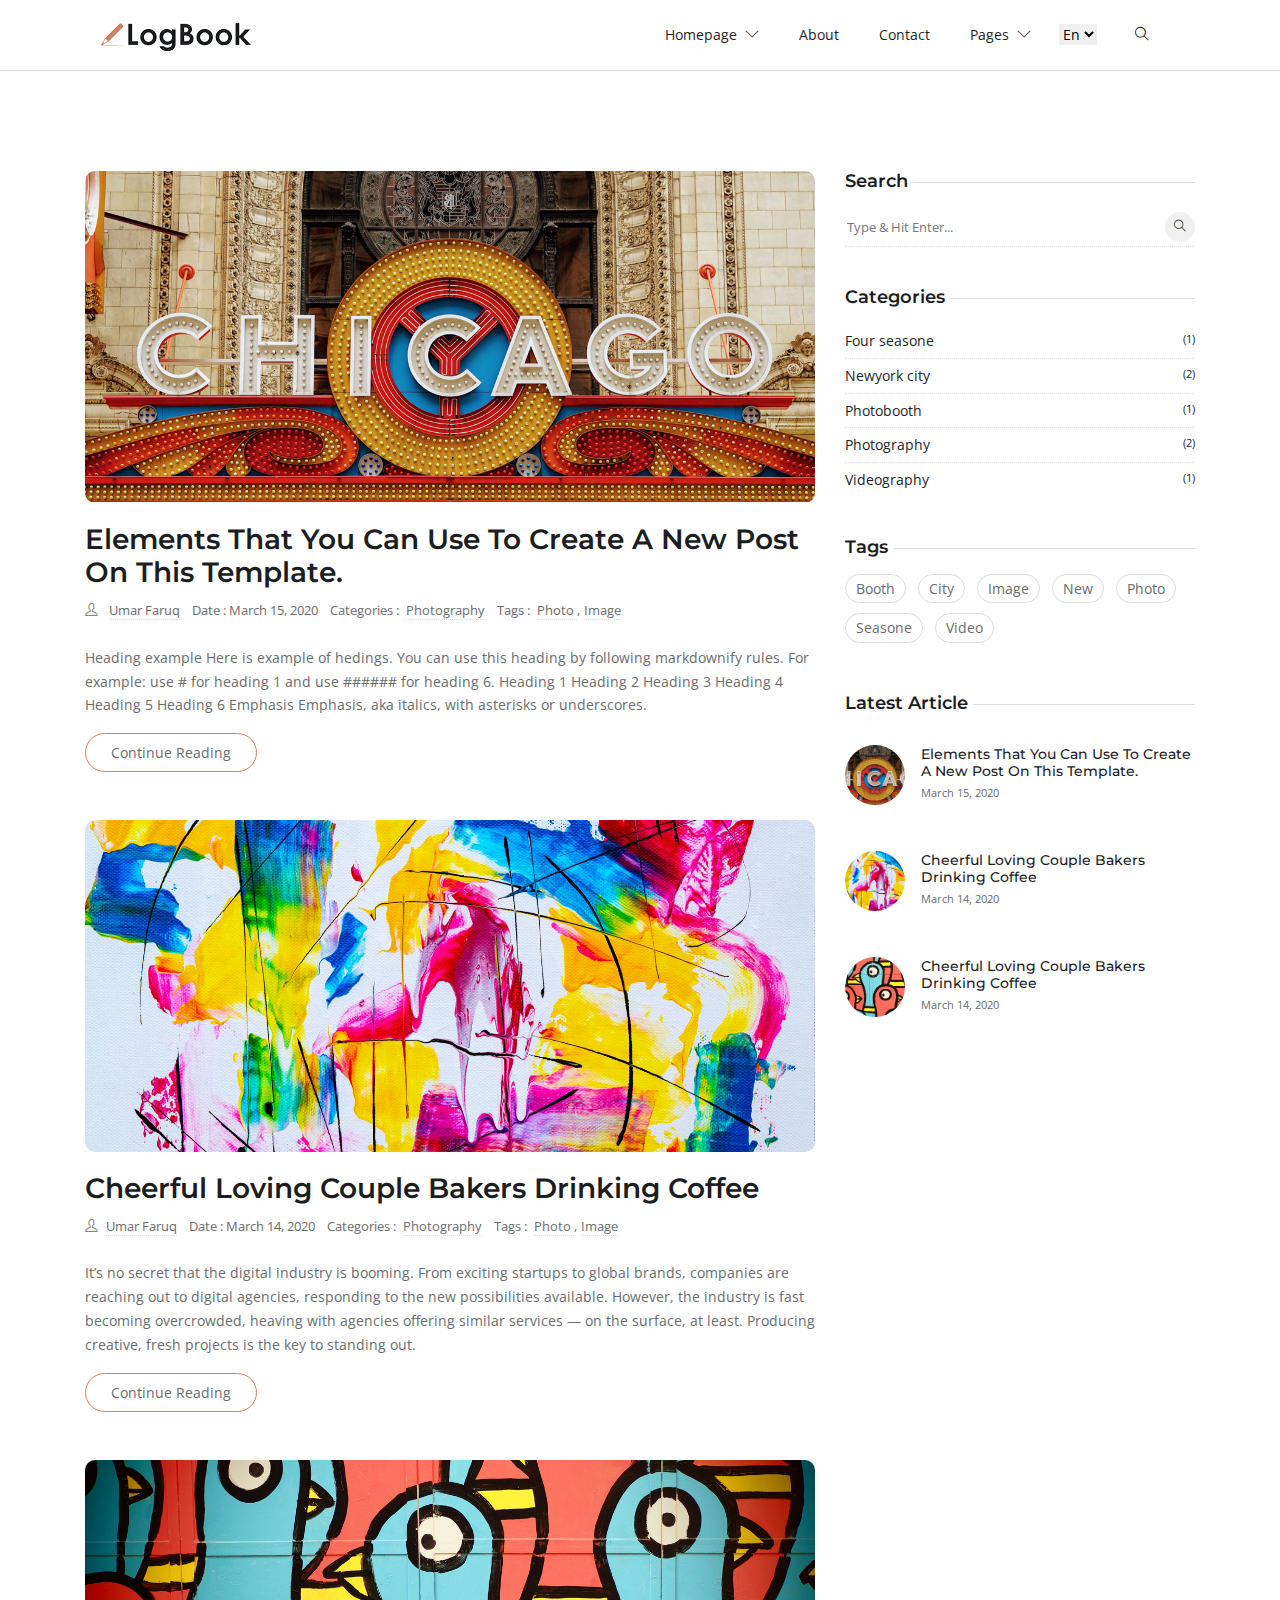
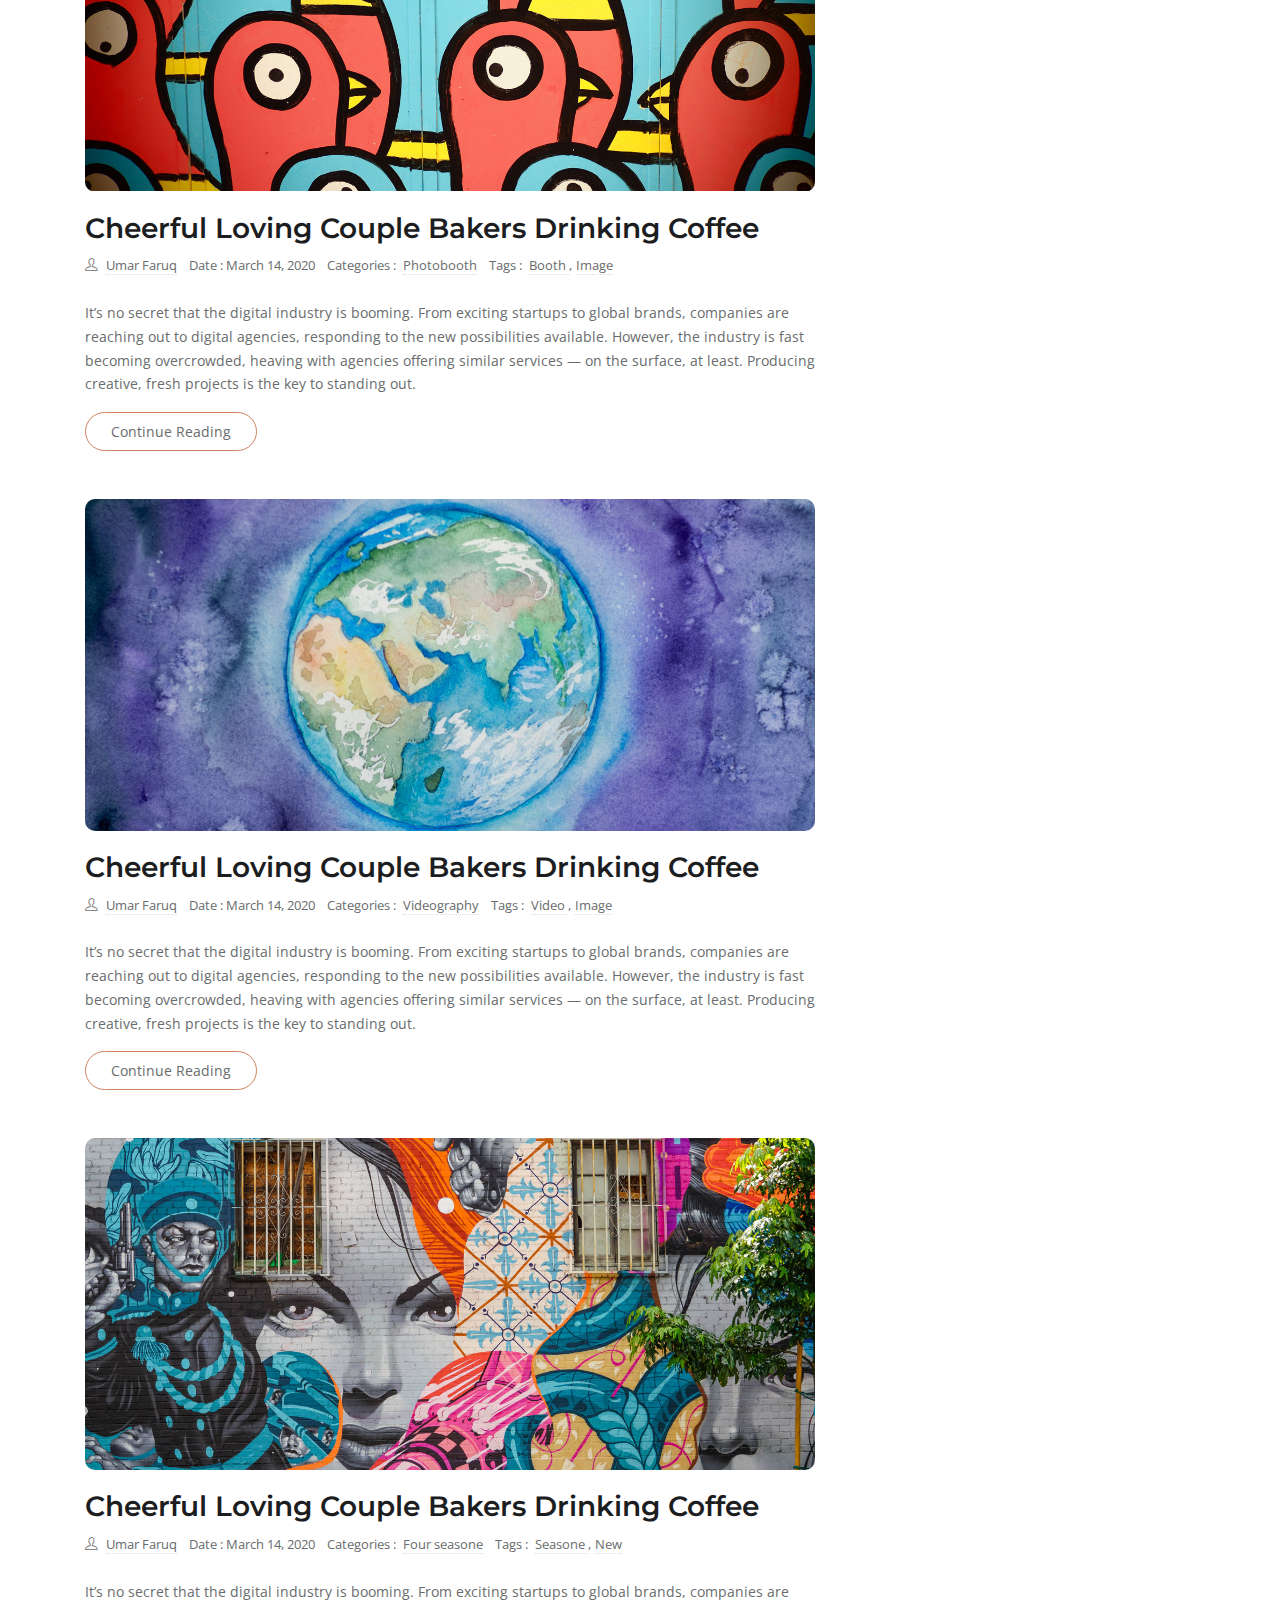
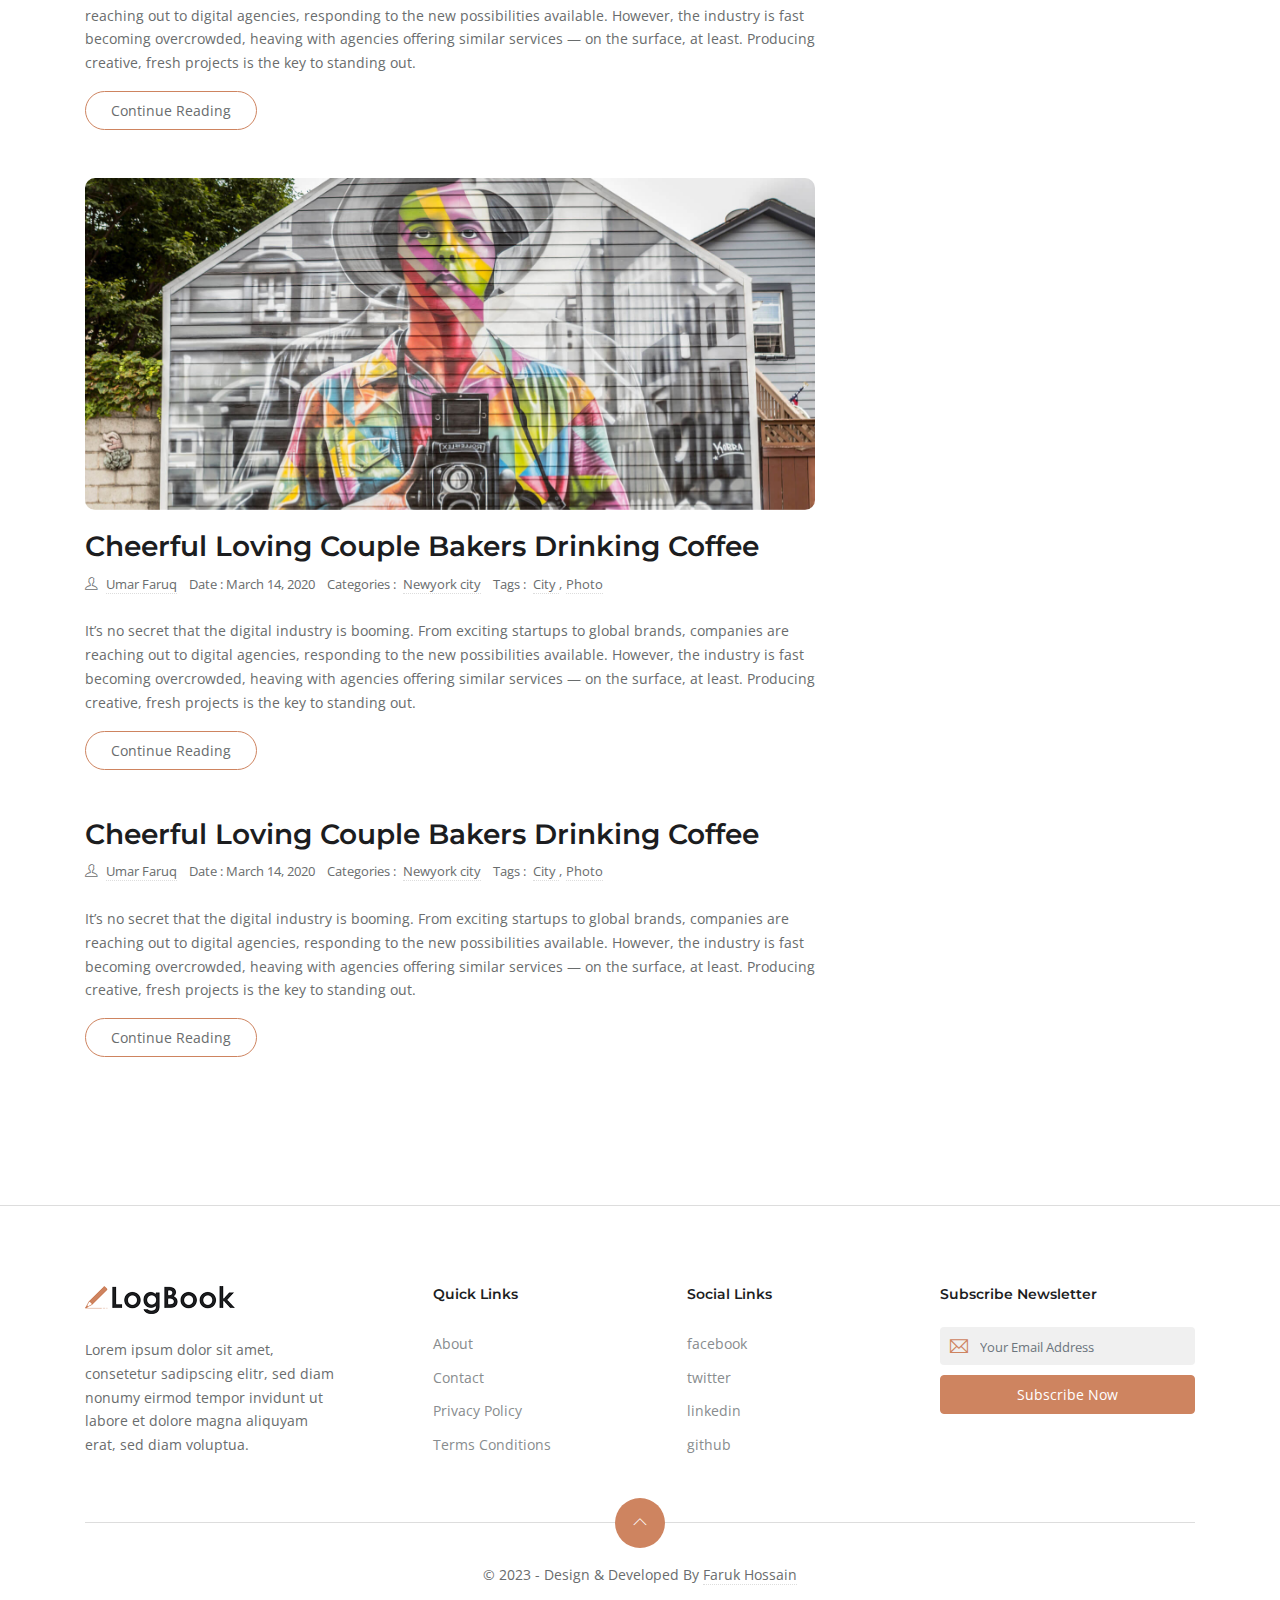
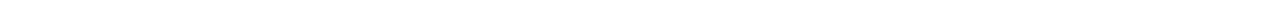
<file: index.html>
<!DOCTYPE html>
<html lang="en-us">

<head>
   <meta charset="utf-8">
   <title>Logbook - Homepage</title>

   <!-- mobile responsive meta -->
   <meta name="viewport" content="width=device-width, initial-scale=1, maximum-scale=5">
   <meta name="description" content="This is meta description">
   <meta name="author" content="Themefisher">
 
   <!-- theme meta -->
   <meta name="theme-name" content="logbook" />

   <!-- plugins -->
   <link rel="preload" href="https://fonts.gstatic.com/s/opensans/v18/mem8YaGs126MiZpBA-UFWJ0bbck.woff2" style="font-display: optional;">
   <link rel="stylesheet" href="plugins/bootstrap/bootstrap.min.css">
   <link rel="stylesheet" href="https://fonts.googleapis.com/css?family=Montserrat:600%7cOpen&#43;Sans&amp;display=swap" media="screen">

   <link rel="stylesheet" href="plugins/themify-icons/themify-icons.css">
   <link rel="stylesheet" href="plugins/slick/slick.css">

   <!-- Main Stylesheet -->
   <link rel="stylesheet" href="css/style.css">

   <!--Favicon-->
   <link rel="shortcut icon" href="images/favicon.png" type="image/x-icon">
   <link rel="icon" href="images/favicon.png" type="image/x-icon">
</head>

<body>
<!-- navigation -->
<header class="sticky-top bg-white border-bottom border-default">
   <div class="container">

      <nav class="navbar navbar-expand-lg navbar-white">
         <a class="navbar-brand" href="index.html">
            <img class="img-fluid" width="150px" src="images/logo.png" alt="LogBook">
         </a>
         <button class="navbar-toggler border-0" type="button" data-toggle="collapse" data-target="#navigation">
            <i class="ti-menu"></i>
         </button>

         <div class="collapse navbar-collapse text-center" id="navigation">
            <ul class="navbar-nav ml-auto">
               <li class="nav-item dropdown">
                  <a class="nav-link" href="#" role="button" data-toggle="dropdown" aria-haspopup="true"
                     aria-expanded="false">
                     homepage <i class="ti-angle-down ml-1"></i>
                  </a>
                  <div class="dropdown-menu">
                     <a class="dropdown-item" href="index-full.html">Homepage Full Width</a>
                     <a class="dropdown-item" href="index-full-left.html">Homepage Full With Left Sidebar</a>
                     <a class="dropdown-item" href="index-full-right.html">Homepage Full With Right Sidebar</a>
                     <a class="dropdown-item" href="index-list.html">Homepage List Style</a>
                     <a class="dropdown-item" href="index-list-left.html">Homepage List With Left Sidebar</a>
                     <a class="dropdown-item" href="index-list-right.html">Homepage List With Right Sidebar</a>
                  </div>
               </li>
               <li class="nav-item">
                  <a class="nav-link" href="about.html">About</a>
               </li>
               <li class="nav-item">
                  <a class="nav-link" href="contact.html">Contact</a>
               </li>
               <li class="nav-item dropdown">
                  <a class="nav-link" href="#" role="button" data-toggle="dropdown" aria-haspopup="true"
                     aria-expanded="false">Pages <i class="ti-angle-down ml-1"></i>
                  </a>
                  <div class="dropdown-menu">
                     <a class="dropdown-item" href="author.html">Author</a>
                     <a class="dropdown-item" href="post-details-1.html">Post Details 1</a>
                     <a class="dropdown-item" href="post-details-2.html">Post Details 2</a>
                     <a class="dropdown-item" href="post-elements.html">Post Elements</a>
                     <a class="dropdown-item" href="privacy-policy.html">Privacy Policy</a>
                     <a class="dropdown-item" href="terms-conditions.html">Terms Conditions</a>
                  </div>
               </li>
            </ul>
            
            <select class="m-2 border-0" id="select-language">
               <option id="en" value="about/" selected>En</option>
               <option id="fr" value="fr/about/">Bn</option>
            </select>

            <!-- search -->
            <div class="search px-4">
               <button id="searchOpen" class="search-btn"><i class="ti-search"></i></button>
               <div class="search-wrapper">
                  <form action="javascript:void(0)" class="h-100">
                     <input class="search-box pl-4" id="search-query" name="s" type="search" placeholder="Type &amp; Hit Enter...">
                  </form>
                  <button id="searchClose" class="search-close"><i class="ti-close text-dark"></i></button>
               </div>
            </div>

         </div>
      </nav>
   </div>
</header>
<!-- /navigation -->

<section class="section">
	<div class="container">
		<div class="row">
			<div class="col-lg-8  mb-5 mb-lg-0">
				<article class="row mb-5">
					<div class="col-12">
						<div class="post-slider">
							<img loading="lazy" src="images/post/post-6.jpg" class="img-fluid" alt="post-thumb">
							<img loading="lazy" src="images/post/post-1.jpg" class="img-fluid" alt="post-thumb">
							<img loading="lazy" src="images/post/post-3.jpg" class="img-fluid" alt="post-thumb">
						</div>
					</div>
					<div class="col-12 mx-auto">
						<h3><a class="post-title" href="post-elements.html">Elements That You Can Use To Create A New Post On This Template.</a></h3>
						<ul class="list-inline post-meta mb-4">
							<li class="list-inline-item"><i class="ti-user mr-2"></i>
								<a href="author.html">Umar Faruq</a>
							</li>
							<li class="list-inline-item">Date : March 15, 2020</li>
							<li class="list-inline-item">Categories : <a href="#!" class="ml-1">Photography </a>
							</li>
							<li class="list-inline-item">Tags : <a href="#!" class="ml-1">Photo </a> ,<a href="#!" class="ml-1">Image </a>
							</li>
						</ul>
						<p>Heading example Here is example of hedings. You can use this heading by following markdownify rules. For example: use # for heading 1 and use ###### for heading 6. Heading 1 Heading 2 Heading 3 Heading 4 Heading 5 Heading 6 Emphasis Emphasis, aka italics, with asterisks or underscores.</p> <a href="post-elements.html" class="btn btn-outline-primary">Continue Reading</a>
					</div>
				</article>
				<article class="row mb-5">
					<div class="col-12">
						<div class="post-slider">
							<img loading="lazy" src="images/post/post-1.jpg" class="img-fluid" alt="post-thumb">
						</div>
					</div>
					<div class="col-12 mx-auto">
						<h3><a class="post-title" href="post-details-1.html">Cheerful Loving Couple Bakers Drinking Coffee</a></h3>
						<ul class="list-inline post-meta mb-4">
							<li class="list-inline-item"><i class="ti-user mr-2"></i><a href="author.html">Umar Faruq</a>
							</li>
							<li class="list-inline-item">Date : March 14, 2020</li>
							<li class="list-inline-item">Categories : <a href="#!" class="ml-1">Photography </a>
							</li>
							<li class="list-inline-item">Tags : <a href="#!" class="ml-1">Photo </a> ,<a href="#!" class="ml-1">Image </a>
							</li>
						</ul>
						<p>It’s no secret that the digital industry is booming. From exciting startups to global brands, companies are reaching out to digital agencies, responding to the new possibilities available. However, the industry is fast becoming overcrowded, heaving with agencies offering similar services — on the surface, at least. Producing creative, fresh projects is the key to standing out.</p> <a href="post-details-1.html" class="btn btn-outline-primary">Continue Reading</a>
					</div>
				</article>
				<article class="row mb-5">
					<div class="col-12">
						<div class="post-slider">
							<img loading="lazy" src="images/post/post-2.jpg" class="img-fluid" alt="post-thumb">
							<img loading="lazy" src="images/post/post-4.jpg" class="img-fluid" alt="post-thumb">
						</div>
					</div>
					<div class="col-12 mx-auto">
						<h3><a class="post-title" href="post-details-2.html">Cheerful Loving Couple Bakers Drinking Coffee</a></h3>
						<ul class="list-inline post-meta mb-4">
							<li class="list-inline-item"><i class="ti-user mr-2"></i><a href="author.html">Umar Faruq</a>
							</li>
							<li class="list-inline-item">Date : March 14, 2020</li>
							<li class="list-inline-item">Categories : <a href="#!" class="ml-1">Photobooth </a>
							</li>
							<li class="list-inline-item">Tags : <a href="#!" class="ml-1">Booth </a> ,<a href="#!" class="ml-1">Image </a>
							</li>
						</ul>
						<p>It’s no secret that the digital industry is booming. From exciting startups to global brands, companies are reaching out to digital agencies, responding to the new possibilities available. However, the industry is fast becoming overcrowded, heaving with agencies offering similar services — on the surface, at least. Producing creative, fresh projects is the key to standing out.</p> <a href="post-details-2.html" class="btn btn-outline-primary">Continue Reading</a>
					</div>
				</article>
				<article class="row mb-5">
					<div class="col-12">
						<div class="post-slider">
							<img loading="lazy" src="images/post/post-3.jpg" class="img-fluid" alt="post-thumb">
						</div>
					</div>
					<div class="col-12 mx-auto">
						<h3><a class="post-title" href="post-details-2.html">Cheerful Loving Couple Bakers Drinking Coffee</a></h3>
						<ul class="list-inline post-meta mb-4">
							<li class="list-inline-item"><i class="ti-user mr-2"></i><a href="author.html">Umar Faruq</a>
							</li>
							<li class="list-inline-item">Date : March 14, 2020</li>
							<li class="list-inline-item">Categories : <a href="#!" class="ml-1">Videography </a>
							</li>
							<li class="list-inline-item">Tags : <a href="#!" class="ml-1">Video </a> ,<a href="#!" class="ml-1">Image </a>
							</li>
						</ul>
						<p>It’s no secret that the digital industry is booming. From exciting startups to global brands, companies are reaching out to digital agencies, responding to the new possibilities available. However, the industry is fast becoming overcrowded, heaving with agencies offering similar services — on the surface, at least. Producing creative, fresh projects is the key to standing out.</p> <a href="post-details-2.html" class="btn btn-outline-primary">Continue Reading</a>
					</div>
				</article>
				<article class="row mb-5">
					<div class="col-12">
						<div class="post-slider">
							<img loading="lazy" src="images/post/post-4.jpg" class="img-fluid" alt="post-thumb">
							<img loading="lazy" src="images/post/post-1.jpg" class="img-fluid" alt="post-thumb">
						</div>
					</div>
					<div class="col-12 mx-auto">
						<h3><a class="post-title" href="post-details-1.html">Cheerful Loving Couple Bakers Drinking Coffee</a></h3>
						<ul class="list-inline post-meta mb-4">
							<li class="list-inline-item"><i class="ti-user mr-2"></i><a href="author.html">Umar Faruq</a>
							</li>
							<li class="list-inline-item">Date : March 14, 2020</li>
							<li class="list-inline-item">Categories : <a href="#!" class="ml-1">Four seasone </a>
							</li>
							<li class="list-inline-item">Tags : <a href="#!" class="ml-1">Seasone </a>
								,<a href="#!" class="ml-1">New </a>
							</li>
						</ul>
						<p>It’s no secret that the digital industry is booming. From exciting startups to global brands, companies are reaching out to digital agencies, responding to the new possibilities available. However, the industry is fast becoming overcrowded, heaving with agencies offering similar services — on the surface, at least. Producing creative, fresh projects is the key to standing out.</p> <a href="post-details-1.html" class="btn btn-outline-primary">Continue Reading</a>
					</div>
				</article>
				<article class="row mb-5">
					<div class="col-12">
						<div class="post-slider">
							<img loading="lazy" src="images/post/post-5.jpg" class="img-fluid" alt="post-thumb">
						</div>
					</div>
					<div class="col-12 mx-auto">
						<h3><a class="post-title" href="post-details-1.html">Cheerful Loving Couple Bakers Drinking Coffee</a></h3>
						<ul class="list-inline post-meta mb-4">
							<li class="list-inline-item"><i class="ti-user mr-2"></i><a href="author.html">Umar Faruq</a>
							</li>
							<li class="list-inline-item">Date : March 14, 2020</li>
							<li class="list-inline-item">Categories : <a href="#!" class="ml-1">Newyork city </a>
							</li>
							<li class="list-inline-item">Tags : <a href="#!" class="ml-1">City </a> ,<a href="#!" class="ml-1">Photo </a>
							</li>
						</ul>
						<p>It’s no secret that the digital industry is booming. From exciting startups to global brands, companies are reaching out to digital agencies, responding to the new possibilities available. However, the industry is fast becoming overcrowded, heaving with agencies offering similar services — on the surface, at least. Producing creative, fresh projects is the key to standing out.</p> <a href="post-details-1.html" class="btn btn-outline-primary">Continue Reading</a>
					</div>
				</article>
				<article class="row mb-5">
					<div class="col-12 mx-auto">
						<h3><a class="post-title" href="post-details-2.html">Cheerful Loving Couple Bakers Drinking Coffee</a></h3>
						<ul class="list-inline post-meta mb-4">
							<li class="list-inline-item"><i class="ti-user mr-2"></i><a href="author.html">Umar Faruq</a>
							</li>
							<li class="list-inline-item">Date : March 14, 2020</li>
							<li class="list-inline-item">Categories : <a href="#!" class="ml-1">Newyork city </a>
							</li>
							<li class="list-inline-item">Tags : <a href="#!" class="ml-1">City </a> ,<a href="#!" class="ml-1">Photo </a>
							</li>
						</ul>
						<p>It’s no secret that the digital industry is booming. From exciting startups to global brands, companies are reaching out to digital agencies, responding to the new possibilities available. However, the industry is fast becoming overcrowded, heaving with agencies offering similar services — on the surface, at least. Producing creative, fresh projects is the key to standing out.</p> <a href="post-details-2.html" class="btn btn-outline-primary">Continue Reading</a>
					</div>
				</article>
			</div>
			<aside class="col-lg-4">
				   <!-- Search -->
   <div class="widget">
      <h5 class="widget-title"><span>Search</span></h5>
      <form action="/logbook-hugo/search" class="widget-search">
         <input id="search-query" name="s" type="search" placeholder="Type &amp; Hit Enter...">
         <button type="submit"><i class="ti-search"></i>
         </button>
      </form>
   </div>
   <!-- categories -->
   <div class="widget">
      <h5 class="widget-title"><span>Categories</span></h5>
      <ul class="list-unstyled widget-list">
         <li><a href="#!" class="d-flex">Four seasone
               <small class="ml-auto">(1)</small></a>
         </li>
         <li><a href="#!" class="d-flex">Newyork city
               <small class="ml-auto">(2)</small></a>
         </li>
         <li><a href="#!" class="d-flex">Photobooth
               <small class="ml-auto">(1)</small></a>
         </li>
         <li><a href="#!" class="d-flex">Photography
               <small class="ml-auto">(2)</small></a>
         </li>
         <li><a href="#!" class="d-flex">Videography
               <small class="ml-auto">(1)</small></a>
         </li>
      </ul>
   </div>
   <!-- tags -->
   <div class="widget">
      <h5 class="widget-title"><span>Tags</span></h5>
      <ul class="list-inline widget-list-inline">
         <li class="list-inline-item"><a href="#!">Booth</a>
         </li>
         <li class="list-inline-item"><a href="#!">City</a>
         </li>
         <li class="list-inline-item"><a href="#!">Image</a>
         </li>
         <li class="list-inline-item"><a href="#!">New</a>
         </li>
         <li class="list-inline-item"><a href="#!">Photo</a>
         </li>
         <li class="list-inline-item"><a href="#!">Seasone</a>
         </li>
         <li class="list-inline-item"><a href="#!">Video</a>
         </li>
      </ul>
   </div>
   <!-- latest post -->
   <div class="widget">
      <h5 class="widget-title"><span>Latest Article</span></h5>
      <!-- post-item -->
      <ul class="list-unstyled widget-list">
         <li class="media widget-post align-items-center">
            <a href="post-elements.html">
               <img loading="lazy" class="mr-3" src="images/post/post-6.jpg">
            </a>
            <div class="media-body">
               <h5 class="h6 mb-0"><a href="post-elements.html">Elements That You Can Use To Create A New Post On
                     This Template.</a></h5>
               <small>March 15, 2020</small>
            </div>
         </li>
      </ul>
      <ul class="list-unstyled widget-list">
         <li class="media widget-post align-items-center">
            <a href="post-details-1.html">
               <img loading="lazy" class="mr-3" src="images/post/post-1.jpg">
            </a>
            <div class="media-body">
               <h5 class="h6 mb-0"><a href="post-details-1.html">Cheerful Loving Couple Bakers Drinking Coffee</a>
               </h5>
               <small>March 14, 2020</small>
            </div>
         </li>
      </ul>
      <ul class="list-unstyled widget-list">
         <li class="media widget-post align-items-center">
            <a href="post-details-2.html">
               <img loading="lazy" class="mr-3" src="images/post/post-2.jpg">
            </a>
            <div class="media-body">
               <h5 class="h6 mb-0"><a href="post-details-2.html">Cheerful Loving Couple Bakers Drinking Coffee</a>
               </h5>
               <small>March 14, 2020</small>
            </div>
         </li>
      </ul>
   </div>
			</aside>
		</div>
	</div>
</section>

   <footer class="section-sm pb-0 border-top border-default">
      <div class="container">
         <div class="row justify-content-between">
            <div class="col-md-3 mb-4">
               <a class="mb-4 d-block" href="index.html">
                  <img class="img-fluid" width="150px" src="images/logo.png" alt="LogBook">
               </a>
               <p>Lorem ipsum dolor sit amet, consetetur sadipscing elitr, sed diam nonumy eirmod tempor invidunt ut labore et dolore magna aliquyam erat, sed diam voluptua.</p>
            </div>

            <div class="col-lg-2 col-md-3 col-6 mb-4">
               <h6 class="mb-4">Quick Links</h6>
               <ul class="list-unstyled footer-list">
                  <li><a href="about.html">About</a></li>
                  <li><a href="contact.html">Contact</a></li>
                  <li><a href="privacy-policy.html">Privacy Policy</a></li>
                  <li><a href="terms-conditions.html">Terms Conditions</a></li>
               </ul>
            </div>

            <div class="col-lg-2 col-md-3 col-6 mb-4">
               <h6 class="mb-4">Social Links</h6>
               <ul class="list-unstyled footer-list">
                  <li><a href="#">facebook</a></li>
                  <li><a href="#">twitter</a></li>
                  <li><a href="#">linkedin</a></li>
                  <li><a href="#">github</a></li>
               </ul>
            </div>

            <div class="col-md-3 mb-4">
               <h6 class="mb-4">Subscribe Newsletter</h6>
               <form class="subscription" action="javascript:void(0)" method="post">
                  <div class="position-relative">
                     <i class="ti-email email-icon"></i>
                     <input type="email" class="form-control" placeholder="Your Email Address">
                  </div>
                  <button class="btn btn-primary btn-block rounded" type="submit">Subscribe now</button>
               </form>
            </div>
         </div>
         <div class="scroll-top">
            <a href="javascript:void(0);" id="scrollTop"><i class="ti-angle-up"></i></a>
         </div>
         <div class="text-center">
            <p class="content">&copy; 2023 - Design &amp; Developed By <a href="https://github.com/Faruqdigital" target="_blank">Faruk Hossain</a></p>
         </div>
      </div>
   </footer>


   <!-- JS Plugins -->
   <script src="plugins/jQuery/jquery.min.js"></script>
   <script src="plugins/bootstrap/bootstrap.min.js" async></script>
   <script src="plugins/slick/slick.min.js"></script>

   <!-- Main Script -->
   <script src="js/script.js"></script>
</body>
</html>
</file>
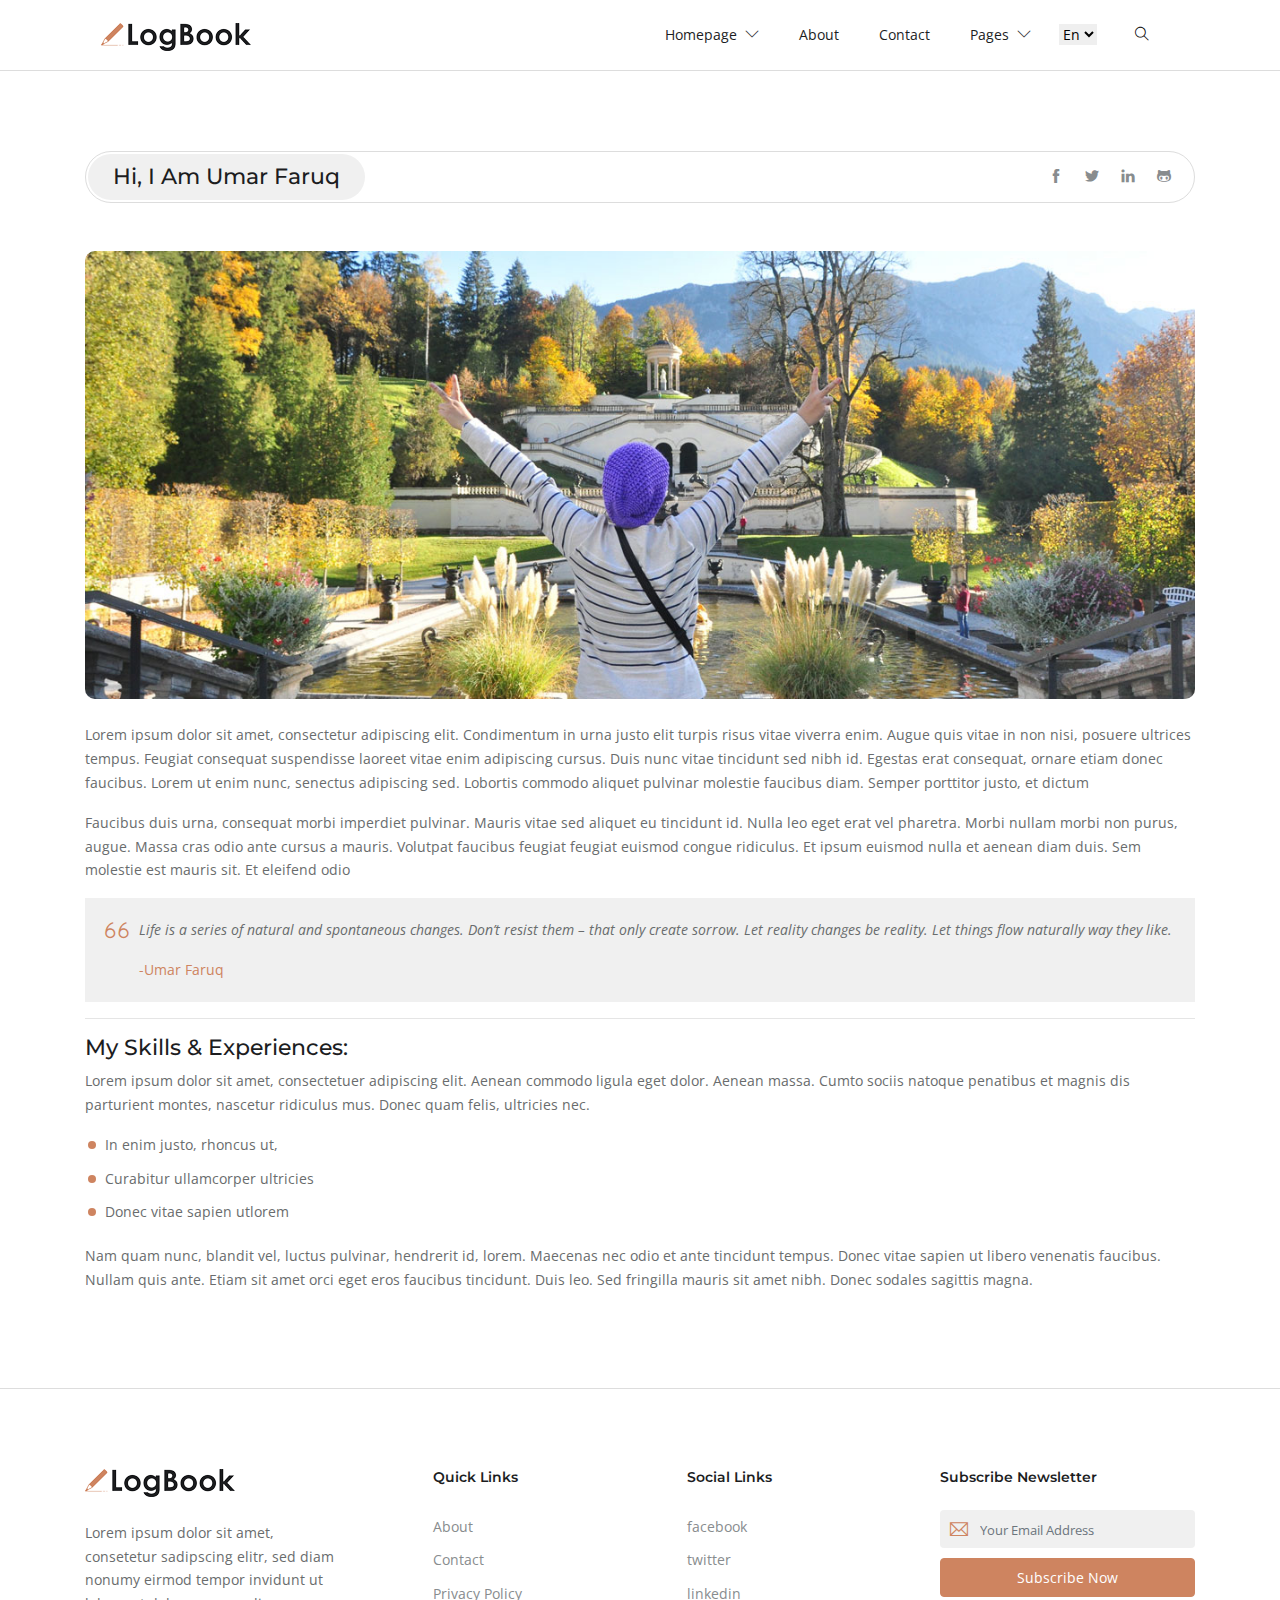
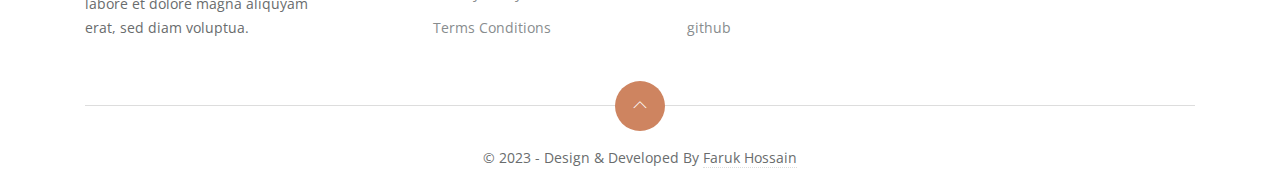
<file: about.html>
<!DOCTYPE html>
<html lang="en-us">

<head>
   <meta charset="utf-8">
   <title>Hi, I Am Umar Faruq</title>

   <!-- mobile responsive meta -->
   <meta name="viewport" content="width=device-width, initial-scale=1, maximum-scale=5">
   <meta name="description" content="This is meta description">
   <meta name="author" content="Themefisher">

   <!-- plugins -->
   <link rel="preload" href="https://fonts.gstatic.com/s/opensans/v18/mem8YaGs126MiZpBA-UFWJ0bbck.woff2" style="font-display: optional;">
   <link rel="stylesheet" href="plugins/bootstrap/bootstrap.min.css">
   <link rel="stylesheet" href="https://fonts.googleapis.com/css?family=Montserrat:600%7cOpen&#43;Sans&amp;display=swap" media="screen">

   <link rel="stylesheet" href="plugins/themify-icons/themify-icons.css">
   <link rel="stylesheet" href="plugins/slick/slick.css">

   <!-- Main Stylesheet -->
   <link rel="stylesheet" href="css/style.css">

   <!--Favicon-->
   <link rel="shortcut icon" href="images/favicon.png" type="image/x-icon">
   <link rel="icon" href="images/favicon.png" type="image/x-icon">
</head>

<body>
<!-- navigation -->
<header class="sticky-top bg-white border-bottom border-default">
   <div class="container">

      <nav class="navbar navbar-expand-lg navbar-white">
         <a class="navbar-brand" href="index.html">
            <img class="img-fluid" width="150px" src="images/logo.png" alt="LogBook">
         </a>
         <button class="navbar-toggler border-0" type="button" data-toggle="collapse" data-target="#navigation">
            <i class="ti-menu"></i>
         </button>

         <div class="collapse navbar-collapse text-center" id="navigation">
            <ul class="navbar-nav ml-auto">
               <li class="nav-item dropdown">
                  <a class="nav-link" href="#" role="button" data-toggle="dropdown" aria-haspopup="true"
                     aria-expanded="false">
                     homepage <i class="ti-angle-down ml-1"></i>
                  </a>
                  <div class="dropdown-menu">
                     <a class="dropdown-item" href="index-full.html">Homepage Full Width</a>
                     <a class="dropdown-item" href="index-full-left.html">Homepage Full With Left Sidebar</a>
                     <a class="dropdown-item" href="index-full-right.html">Homepage Full With Right Sidebar</a>
                     <a class="dropdown-item" href="index-list.html">Homepage List Style</a>
                     <a class="dropdown-item" href="index-list-left.html">Homepage List With Left Sidebar</a>
                     <a class="dropdown-item" href="index-list-right.html">Homepage List With Right Sidebar</a>
                  </div>
               </li>
               <li class="nav-item">
                  <a class="nav-link" href="about.html">About</a>
               </li>
               <li class="nav-item">
                  <a class="nav-link" href="contact.html">Contact</a>
               </li>
               <li class="nav-item dropdown">
                  <a class="nav-link" href="#" role="button" data-toggle="dropdown" aria-haspopup="true"
                     aria-expanded="false">Pages <i class="ti-angle-down ml-1"></i>
                  </a>
                  <div class="dropdown-menu">
                     <a class="dropdown-item" href="author.html">Author</a>
                     <a class="dropdown-item" href="post-details-1.html">Post Details 1</a>
                     <a class="dropdown-item" href="post-details-2.html">Post Details 2</a>
                     <a class="dropdown-item" href="post-elements.html">Post Elements</a>
                     <a class="dropdown-item" href="privacy-policy.html">Privacy Policy</a>
                     <a class="dropdown-item" href="terms-conditions.html">Terms Conditions</a>
                  </div>
               </li>
            </ul>
            
            <select class="m-2 border-0" id="select-language">
               <option id="en" value="about/" selected>En</option>
               <option id="fr" value="fr/about/">Bn</option>
            </select>

            <!-- search -->
            <div class="search px-4">
               <button id="searchOpen" class="search-btn"><i class="ti-search"></i></button>
               <div class="search-wrapper">
                  <form action="javascript:void(0)" class="h-100">
                     <input class="search-box pl-4" id="search-query" name="s" type="search" placeholder="Type &amp; Hit Enter...">
                  </form>
                  <button id="searchClose" class="search-close"><i class="ti-close text-dark"></i></button>
               </div>
            </div>

         </div>
      </nav>
   </div>
</header>
<!-- /navigation -->

<section class="section-sm">
	<div class="container">
		<div class="row">
			<div class="col-12">
				<div class="title-bordered mb-5 d-flex align-items-center">
					<h1 class="h4">Hi, I Am Umar Faruq</h1>
					<ul class="list-inline social-icons ml-auto mr-3 d-none d-sm-block">
						<li class="list-inline-item"><a href="#"><i class="ti-facebook"></i></a>
						</li>
						<li class="list-inline-item"><a href="#"><i class="ti-twitter-alt"></i></a>
						</li>
						<li class="list-inline-item"><a href="#"><i class="ti-linkedin"></i></a>
						</li>
						<li class="list-inline-item"><a href="#"><i class="ti-github"></i></a>
						</li>
					</ul>
				</div>
				<img src="images/author-full.jpg" class="img-fluid w-100 mb-4 rounded-lg" alt="author">
				<div class="content">
					<p>Lorem ipsum dolor sit amet, consectetur adipiscing elit. Condimentum in urna justo elit turpis risus vitae viverra enim. Augue quis vitae in non nisi, posuere ultrices tempus. Feugiat consequat suspendisse laoreet vitae enim adipiscing cursus. Duis nunc vitae tincidunt sed nibh id. Egestas erat consequat, ornare etiam donec faucibus. Lorem ut enim nunc, senectus adipiscing sed. Lobortis commodo aliquet pulvinar molestie faucibus diam. Semper porttitor justo, et dictum</p>
					<p>Faucibus duis urna, consequat morbi imperdiet pulvinar. Mauris vitae sed aliquet eu tincidunt id. Nulla leo eget erat vel pharetra. Morbi nullam morbi non purus, augue. Massa cras odio ante cursus a mauris. Volutpat faucibus feugiat feugiat euismod congue ridiculus. Et ipsum euismod nulla et aenean diam duis. Sem molestie est mauris sit. Et eleifend odio</p>
					<div class="quote"> <i class="ti-quote-left"></i>
						<div>
							<p>Life is a series of natural and spontaneous changes. Don’t resist them – that only create sorrow. Let reality changes be reality. Let things flow naturally way they like.</p> <span class="quote-by"> -Umar Faruq</span>
						</div>
					</div>
					<hr>
					<h4 id="my-skills--experiences">My Skills &amp; Experiences:</h4>
					<p>Lorem ipsum dolor sit amet, consectetuer adipiscing elit. Aenean commodo ligula eget dolor. Aenean massa. Cumto sociis natoque penatibus et magnis dis parturient montes, nascetur ridiculus mus. Donec quam felis, ultricies nec.</p>
					<ul>
						<li>In enim justo, rhoncus ut,</li>
						<li>Curabitur ullamcorper ultricies</li>
						<li>Donec vitae sapien utlorem</li>
					</ul>
					<p>Nam quam nunc, blandit vel, luctus pulvinar, hendrerit id, lorem. Maecenas nec odio et ante tincidunt tempus. Donec vitae sapien ut libero venenatis faucibus. Nullam quis ante. Etiam sit amet orci eget eros faucibus tincidunt. Duis leo. Sed fringilla mauris sit amet nibh. Donec sodales sagittis magna.</p>
				</div>
			</div>
		</div>
	</div>
</section>

   <footer class="section-sm pb-0 border-top border-default">
      <div class="container">
         <div class="row justify-content-between">
            <div class="col-md-3 mb-4">
               <a class="mb-4 d-block" href="index.html">
                  <img class="img-fluid" width="150px" src="images/logo.png" alt="LogBook">
               </a>
               <p>Lorem ipsum dolor sit amet, consetetur sadipscing elitr, sed diam nonumy eirmod tempor invidunt ut labore et dolore magna aliquyam erat, sed diam voluptua.</p>
            </div>

            <div class="col-lg-2 col-md-3 col-6 mb-4">
               <h6 class="mb-4">Quick Links</h6>
               <ul class="list-unstyled footer-list">
                  <li><a href="about.html">About</a></li>
                  <li><a href="contact.html">Contact</a></li>
                  <li><a href="privacy-policy.html">Privacy Policy</a></li>
                  <li><a href="terms-conditions.html">Terms Conditions</a></li>
               </ul>
            </div>

            <div class="col-lg-2 col-md-3 col-6 mb-4">
               <h6 class="mb-4">Social Links</h6>
               <ul class="list-unstyled footer-list">
                  <li><a href="#">facebook</a></li>
                  <li><a href="#">twitter</a></li>
                  <li><a href="#">linkedin</a></li>
                  <li><a href="#">github</a></li>
               </ul>
            </div>

            <div class="col-md-3 mb-4">
               <h6 class="mb-4">Subscribe Newsletter</h6>
               <form class="subscription" action="javascript:void(0)" method="post">
                  <div class="position-relative">
                     <i class="ti-email email-icon"></i>
                     <input type="email" class="form-control" placeholder="Your Email Address">
                  </div>
                  <button class="btn btn-primary btn-block rounded" type="submit">Subscribe now</button>
               </form>
            </div>
         </div>
         <div class="scroll-top">
            <a href="javascript:void(0);" id="scrollTop"><i class="ti-angle-up"></i></a>
         </div>
         <div class="text-center">
            <p class="content">&copy; 2023 - Design &amp; Developed By <a href="https://github.com/Faruqdigital" target="_blank">Faruk Hossain</a></p>
         </div>
      </div>
   </footer>


   <!-- JS Plugins -->
   <script src="plugins/jQuery/jquery.min.js"></script>
   <script src="plugins/bootstrap/bootstrap.min.js" async></script>
   <script src="plugins/slick/slick.min.js"></script>

   <!-- Main Script -->
   <script src="js/script.js"></script>
</body>
</html>
</file>
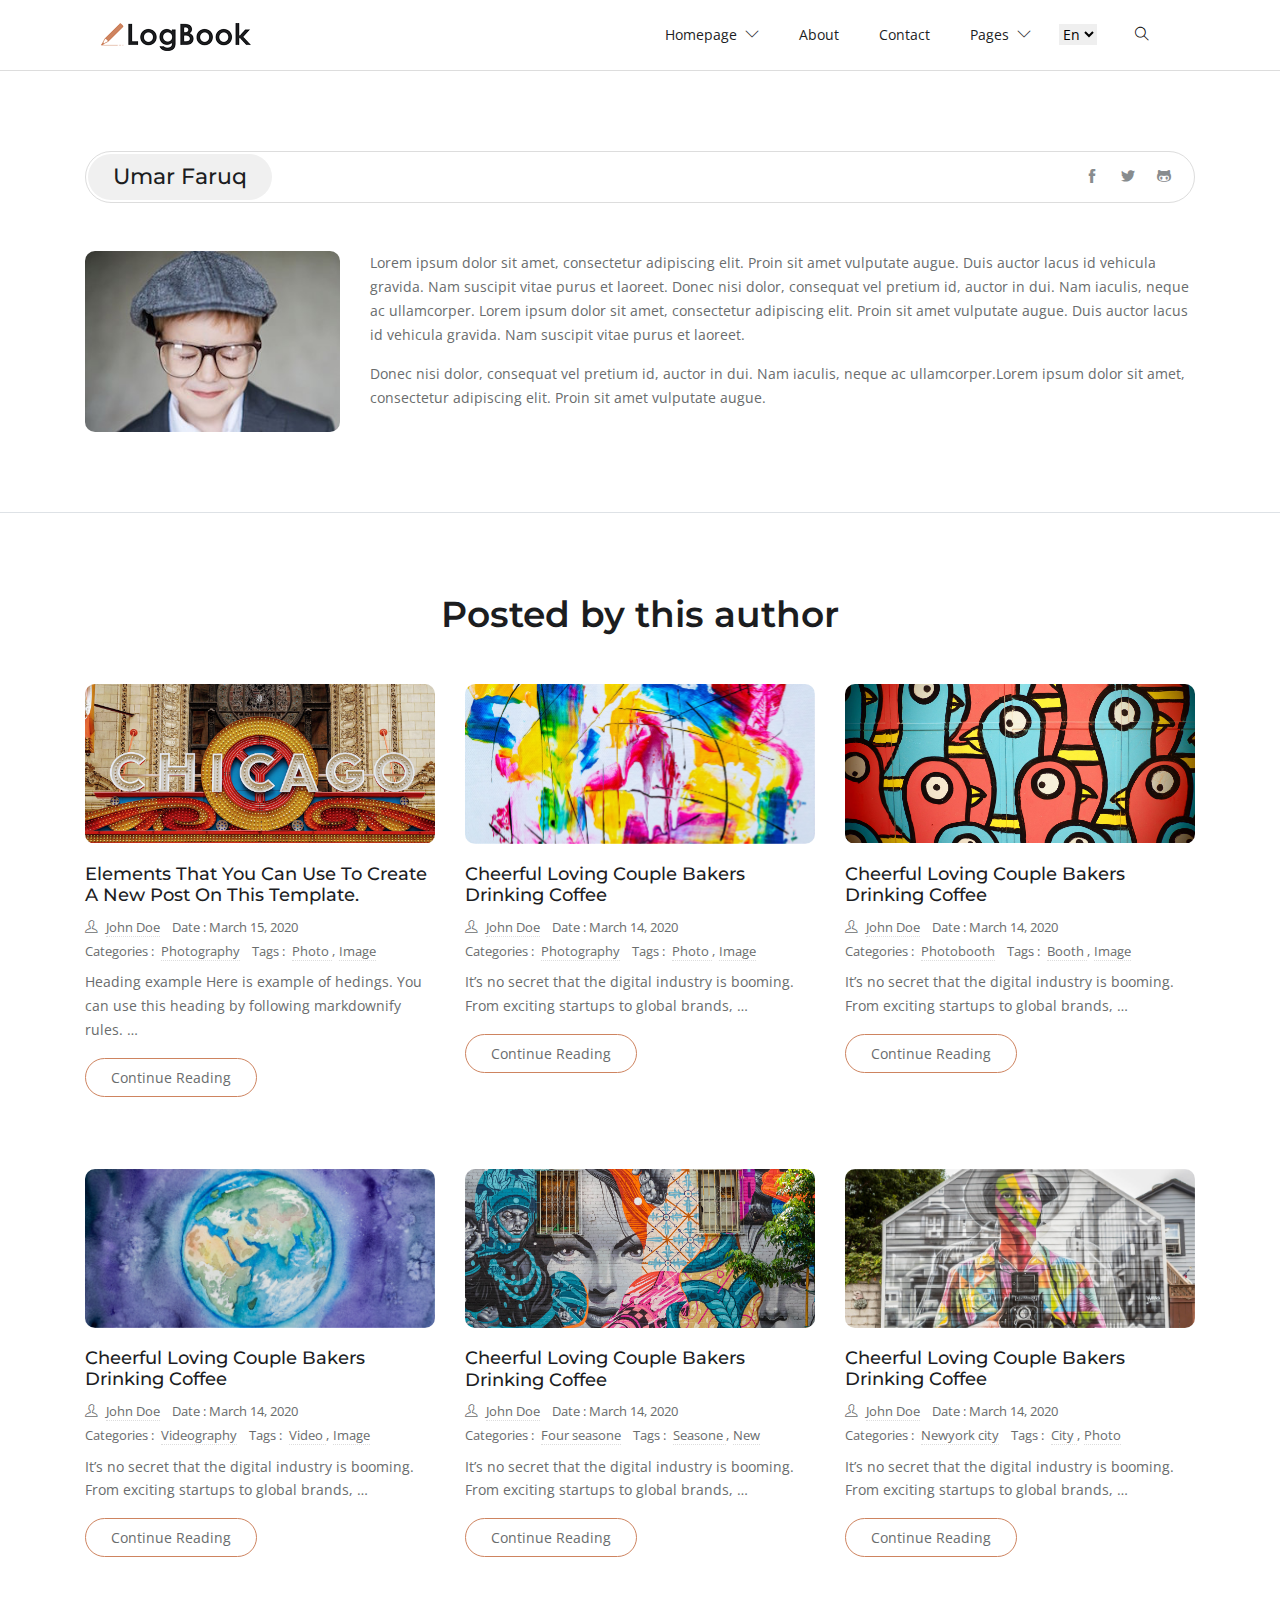
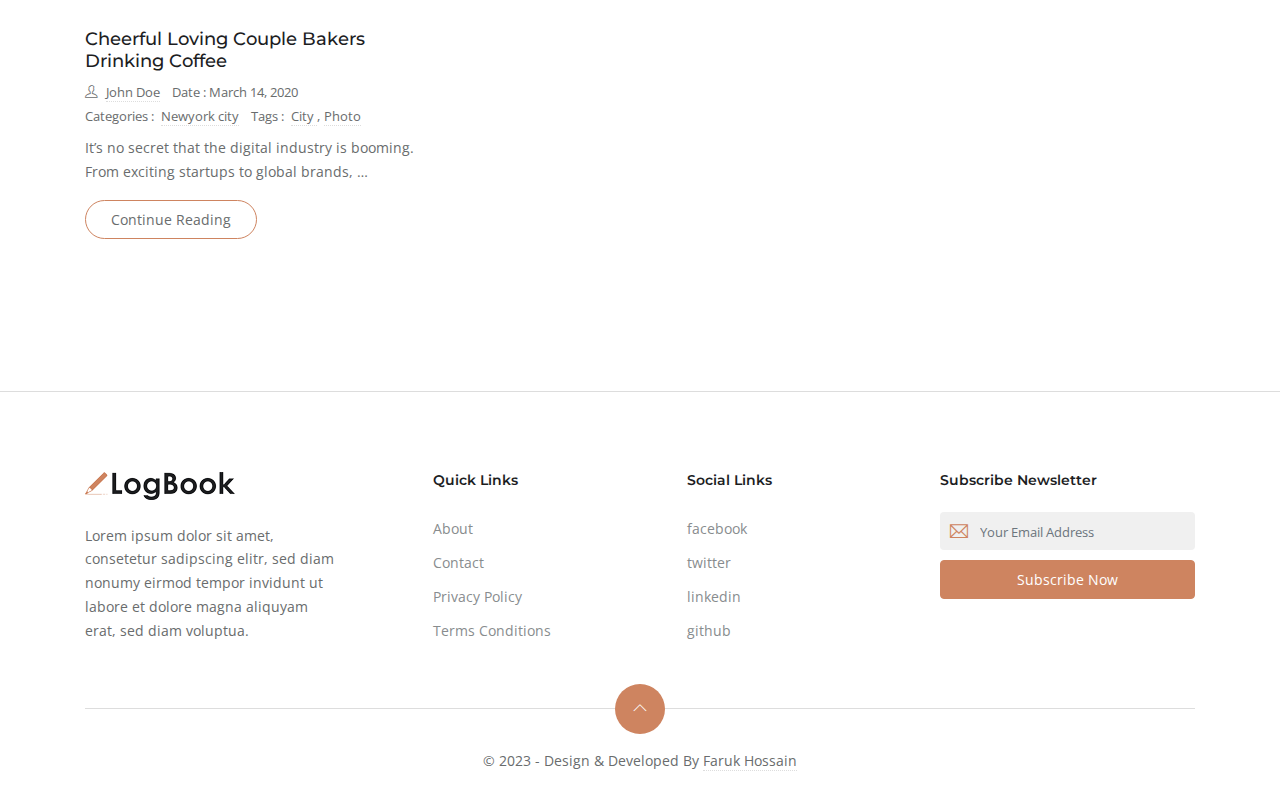
<file: author.html>
<!DOCTYPE html>
<html lang="en-us">

<head>
   <meta charset="utf-8">
   <title>Umar Faruq</title>

   <!-- mobile responsive meta -->
   <meta name="viewport" content="width=device-width, initial-scale=1, maximum-scale=5">
   <meta name="description" content="This is meta description">
   <meta name="author" content="Themefisher">

   <!-- plugins -->
   <link rel="preload" href="https://fonts.gstatic.com/s/opensans/v18/mem8YaGs126MiZpBA-UFWJ0bbck.woff2" style="font-display: optional;">
   <link rel="stylesheet" href="plugins/bootstrap/bootstrap.min.css">
   <link rel="stylesheet" href="https://fonts.googleapis.com/css?family=Montserrat:600%7cOpen&#43;Sans&amp;display=swap" media="screen">

   <link rel="stylesheet" href="plugins/themify-icons/themify-icons.css">
   <link rel="stylesheet" href="plugins/slick/slick.css">

   <!-- Main Stylesheet -->
   <link rel="stylesheet" href="css/style.css">

   <!--Favicon-->
   <link rel="shortcut icon" href="images/favicon.png" type="image/x-icon">
   <link rel="icon" href="images/favicon.png" type="image/x-icon">
</head>

<body>
<!-- navigation -->
<header class="sticky-top bg-white border-bottom border-default">
   <div class="container">

      <nav class="navbar navbar-expand-lg navbar-white">
         <a class="navbar-brand" href="index.html">
            <img class="img-fluid" width="150px" src="images/logo.png" alt="LogBook">
         </a>
         <button class="navbar-toggler border-0" type="button" data-toggle="collapse" data-target="#navigation">
            <i class="ti-menu"></i>
         </button>

         <div class="collapse navbar-collapse text-center" id="navigation">
            <ul class="navbar-nav ml-auto">
               <li class="nav-item dropdown">
                  <a class="nav-link" href="#" role="button" data-toggle="dropdown" aria-haspopup="true"
                     aria-expanded="false">
                     homepage <i class="ti-angle-down ml-1"></i>
                  </a>
                  <div class="dropdown-menu">
                     <a class="dropdown-item" href="index-full.html">Homepage Full Width</a>
                     <a class="dropdown-item" href="index-full-left.html">Homepage Full With Left Sidebar</a>
                     <a class="dropdown-item" href="index-full-right.html">Homepage Full With Right Sidebar</a>
                     <a class="dropdown-item" href="index-list.html">Homepage List Style</a>
                     <a class="dropdown-item" href="index-list-left.html">Homepage List With Left Sidebar</a>
                     <a class="dropdown-item" href="index-list-right.html">Homepage List With Right Sidebar</a>
                  </div>
               </li>
               <li class="nav-item">
                  <a class="nav-link" href="about.html">About</a>
               </li>
               <li class="nav-item">
                  <a class="nav-link" href="contact.html">Contact</a>
               </li>
               <li class="nav-item dropdown">
                  <a class="nav-link" href="#" role="button" data-toggle="dropdown" aria-haspopup="true"
                     aria-expanded="false">Pages <i class="ti-angle-down ml-1"></i>
                  </a>
                  <div class="dropdown-menu">
                     <a class="dropdown-item" href="author.html">Author</a>
                     <a class="dropdown-item" href="post-details-1.html">Post Details 1</a>
                     <a class="dropdown-item" href="post-details-2.html">Post Details 2</a>
                     <a class="dropdown-item" href="post-elements.html">Post Elements</a>
                     <a class="dropdown-item" href="privacy-policy.html">Privacy Policy</a>
                     <a class="dropdown-item" href="terms-conditions.html">Terms Conditions</a>
                  </div>
               </li>
            </ul>
            
            <select class="m-2 border-0" id="select-language">
               <option id="en" value="about/" selected>En</option>
               <option id="fr" value="fr/about/">Bn</option>
            </select>

            <!-- search -->
            <div class="search px-4">
               <button id="searchOpen" class="search-btn"><i class="ti-search"></i></button>
               <div class="search-wrapper">
                  <form action="javascript:void(0)" class="h-100">
                     <input class="search-box pl-4" id="search-query" name="s" type="search" placeholder="Type &amp; Hit Enter...">
                  </form>
                  <button id="searchClose" class="search-close"><i class="ti-close text-dark"></i></button>
               </div>
            </div>

         </div>
      </nav>
   </div>
</header>
<!-- /navigation -->

<section class="section-sm border-bottom">
	<div class="container">
		<div class="row">
			<div class="col-12">
				<div class="title-bordered mb-5 d-flex align-items-center">
					<h1 class="h4">Umar Faruq</h1>
					<ul class="list-inline social-icons ml-auto mr-3 d-none d-sm-block">
						<li class="list-inline-item"><a href="#"><i class="ti-facebook"></i></a>
						</li>
						<li class="list-inline-item"><a href="#"><i class="ti-twitter-alt"></i></a>
						</li>
						<li class="list-inline-item"><a href="#"><i class="ti-github"></i></a>
						</li>
					</ul>
				</div>
			</div>
			<div class="col-lg-3 col-md-4 mb-4 mb-md-0 text-center text-md-left">
				<img loading="lazy" class="rounded-lg img-fluid" src="images/author.jpg">
			</div>
			<div class="col-lg-9 col-md-8 content text-center text-md-left">
				<p>Lorem ipsum dolor sit amet, consectetur adipiscing elit. Proin sit amet vulputate augue. Duis auctor lacus id vehicula gravida. Nam suscipit vitae purus et laoreet. Donec nisi dolor, consequat vel pretium id, auctor in dui. Nam iaculis, neque ac ullamcorper. Lorem ipsum dolor sit amet, consectetur adipiscing elit. Proin sit amet vulputate augue. Duis auctor lacus id vehicula gravida. Nam suscipit vitae purus et laoreet.</p>
				<p>Donec nisi dolor, consequat vel pretium id, auctor in dui. Nam iaculis, neque ac ullamcorper.Lorem ipsum dolor sit amet, consectetur adipiscing elit. Proin sit amet vulputate augue.</p>
			</div>
		</div>
	</div>
</section>

<section class="section-sm">
	<div class="container">
		<div class="row">
			<div class="col-lg-12">
				<div class="title text-center">
					<h2 class="mb-5">Posted by this author</h2>
				</div>
			</div>
			<div class="col-lg-4 col-sm-6 mb-4">
				<article class="mb-5">
					<div class="post-slider slider-sm">
						<img loading="lazy" src="images/post/post-6.jpg" class="img-fluid" alt="post-thumb">
						<img loading="lazy" src="images/post/post-1.jpg" class="img-fluid" alt="post-thumb">
						<img loading="lazy" src="images/post/post-3.jpg" class="img-fluid" alt="post-thumb">
					</div>
					<h3 class="h5"><a class="post-title" href="post-elements.html">Elements That You Can Use To Create A New Post
							On This Template.</a></h3>
					<ul class="list-inline post-meta mb-2">
						<li class="list-inline-item"><i class="ti-user mr-2"></i><a href="author.html">John
								Doe</a>
						</li>
						<li class="list-inline-item">Date : March 15, 2020</li>
						<li class="list-inline-item">Categories :	<a href="#!" class="ml-1">Photography </a>
						</li>
						<li class="list-inline-item">Tags : <a href="#!" class="ml-1">Photo </a> ,<a href="#!" class="ml-1">Image </a>
						</li>
					</ul>
					<p>Heading example Here is example of hedings. You can use this heading by following markdownify rules. …</p>	<a href="post-elements.html" class="btn btn-outline-primary">Continue Reading</a>
				</article>
			</div>
			<div class="col-lg-4 col-sm-6 mb-4">
				<article class="mb-5">
					<div class="post-slider slider-sm">
						<img loading="lazy" src="images/post/post-1.jpg" class="img-fluid" alt="post-thumb">
					</div>
					<h3 class="h5"><a class="post-title" href="post-details-1.html">Cheerful Loving Couple Bakers Drinking
							Coffee</a></h3>
					<ul class="list-inline post-meta mb-2">
						<li class="list-inline-item"><i class="ti-user mr-2"></i><a href="author.html">John
								Doe</a>
						</li>
						<li class="list-inline-item">Date : March 14, 2020</li>
						<li class="list-inline-item">Categories :	<a href="#!" class="ml-1">Photography </a>
						</li>
						<li class="list-inline-item">Tags : <a href="#!" class="ml-1">Photo </a> ,<a href="#!" class="ml-1">Image </a>
						</li>
					</ul>
					<p>It’s no secret that the digital industry is booming. From exciting startups to global brands, …</p>	<a href="post-details-1.html" class="btn btn-outline-primary">Continue Reading</a>
				</article>
			</div>
			<div class="col-lg-4 col-sm-6 mb-4">
				<article class="mb-5">
					<div class="post-slider slider-sm">
						<img loading="lazy" src="images/post/post-2.jpg" class="img-fluid" alt="post-thumb">
						<img loading="lazy" src="images/post/post-4.jpg" class="img-fluid" alt="post-thumb">
					</div>
					<h3 class="h5"><a class="post-title" href="post-details-2.html">Cheerful Loving Couple Bakers Drinking
							Coffee</a></h3>
					<ul class="list-inline post-meta mb-2">
						<li class="list-inline-item"><i class="ti-user mr-2"></i><a href="author.html">John
								Doe</a>
						</li>
						<li class="list-inline-item">Date : March 14, 2020</li>
						<li class="list-inline-item">Categories :	<a href="#!" class="ml-1">Photobooth </a>
						</li>
						<li class="list-inline-item">Tags : <a href="#!" class="ml-1">Booth </a> ,<a href="#!" class="ml-1">Image </a>
						</li>
					</ul>
					<p>It’s no secret that the digital industry is booming. From exciting startups to global brands, …</p>	<a href="post-details-2.html" class="btn btn-outline-primary">Continue Reading</a>
				</article>
			</div>
			<div class="col-lg-4 col-sm-6 mb-4">
				<article class="mb-5">
					<div class="post-slider slider-sm">
						<img loading="lazy" src="images/post/post-3.jpg" class="img-fluid" alt="post-thumb">
					</div>
					<h3 class="h5"><a class="post-title" href="post-details-2.html">Cheerful Loving Couple Bakers Drinking
							Coffee</a></h3>
					<ul class="list-inline post-meta mb-2">
						<li class="list-inline-item"><i class="ti-user mr-2"></i><a href="author.html">John
								Doe</a>
						</li>
						<li class="list-inline-item">Date : March 14, 2020</li>
						<li class="list-inline-item">Categories :	<a href="#!" class="ml-1">Videography </a>
						</li>
						<li class="list-inline-item">Tags : <a href="#!" class="ml-1">Video </a> ,<a href="#!" class="ml-1">Image </a>
						</li>
					</ul>
					<p>It’s no secret that the digital industry is booming. From exciting startups to global brands, …</p>	<a href="post-details-2.html" class="btn btn-outline-primary">Continue Reading</a>
				</article>
			</div>
			<div class="col-lg-4 col-sm-6 mb-4">
				<article class="mb-5">
					<div class="post-slider slider-sm">
						<img loading="lazy" src="images/post/post-4.jpg" class="img-fluid" alt="post-thumb">
						<img loading="lazy" src="images/post/post-1.jpg" class="img-fluid" alt="post-thumb">
					</div>
					<h3 class="h5"><a class="post-title" href="post-details-1.html">Cheerful Loving Couple Bakers Drinking
							Coffee</a></h3>
					<ul class="list-inline post-meta mb-2">
						<li class="list-inline-item"><i class="ti-user mr-2"></i><a href="author.html">John
								Doe</a>
						</li>
						<li class="list-inline-item">Date : March 14, 2020</li>
						<li class="list-inline-item">Categories :	<a href="#!" class="ml-1">Four seasone </a>
						</li>
						<li class="list-inline-item">Tags : <a href="#!" class="ml-1">Seasone </a> ,<a href="#!" class="ml-1">New </a>
						</li>
					</ul>
					<p>It’s no secret that the digital industry is booming. From exciting startups to global brands, …</p>	<a href="post-details-1.html" class="btn btn-outline-primary">Continue Reading</a>
				</article>
			</div>
			<div class="col-lg-4 col-sm-6 mb-4">
				<article class="mb-5">
					<div class="post-slider slider-sm">
						<img loading="lazy" src="images/post/post-5.jpg" class="img-fluid" alt="post-thumb">
					</div>
					<h3 class="h5"><a class="post-title" href="post-details-1.html">Cheerful Loving Couple Bakers Drinking
							Coffee</a></h3>
					<ul class="list-inline post-meta mb-2">
						<li class="list-inline-item"><i class="ti-user mr-2"></i><a href="author.html">John
								Doe</a>
						</li>
						<li class="list-inline-item">Date : March 14, 2020</li>
						<li class="list-inline-item">Categories :	<a href="#!" class="ml-1">Newyork city </a>
						</li>
						<li class="list-inline-item">Tags : <a href="#!" class="ml-1">City </a> ,<a href="#!" class="ml-1">Photo </a>
						</li>
					</ul>
					<p>It’s no secret that the digital industry is booming. From exciting startups to global brands, …</p>	<a href="post-details-1.html" class="btn btn-outline-primary">Continue Reading</a>
				</article>
			</div>
			<div class="col-lg-4 col-sm-6 mb-4">
				<article class="mb-5">
					<h3 class="h5"><a class="post-title" href="post-details-2.html">Cheerful Loving Couple Bakers Drinking
							Coffee</a></h3>
					<ul class="list-inline post-meta mb-2">
						<li class="list-inline-item"><i class="ti-user mr-2"></i><a href="author.html">John
								Doe</a>
						</li>
						<li class="list-inline-item">Date : March 14, 2020</li>
						<li class="list-inline-item">Categories :	<a href="#!" class="ml-1">Newyork city </a>
						</li>
						<li class="list-inline-item">Tags : <a href="#!" class="ml-1">City </a> ,<a href="#!" class="ml-1">Photo </a>
						</li>
					</ul>
					<p>It’s no secret that the digital industry is booming. From exciting startups to global brands, …</p>	<a href="post-details-2.html" class="btn btn-outline-primary">Continue Reading</a>
				</article>
			</div>
		</div>
	</div>
</section>

   <footer class="section-sm pb-0 border-top border-default">
      <div class="container">
         <div class="row justify-content-between">
            <div class="col-md-3 mb-4">
               <a class="mb-4 d-block" href="index.html">
                  <img class="img-fluid" width="150px" src="images/logo.png" alt="LogBook">
               </a>
               <p>Lorem ipsum dolor sit amet, consetetur sadipscing elitr, sed diam nonumy eirmod tempor invidunt ut labore et dolore magna aliquyam erat, sed diam voluptua.</p>
            </div>

            <div class="col-lg-2 col-md-3 col-6 mb-4">
               <h6 class="mb-4">Quick Links</h6>
               <ul class="list-unstyled footer-list">
                  <li><a href="about.html">About</a></li>
                  <li><a href="contact.html">Contact</a></li>
                  <li><a href="privacy-policy.html">Privacy Policy</a></li>
                  <li><a href="terms-conditions.html">Terms Conditions</a></li>
               </ul>
            </div>

            <div class="col-lg-2 col-md-3 col-6 mb-4">
               <h6 class="mb-4">Social Links</h6>
               <ul class="list-unstyled footer-list">
                  <li><a href="#">facebook</a></li>
                  <li><a href="#">twitter</a></li>
                  <li><a href="#">linkedin</a></li>
                  <li><a href="#">github</a></li>
               </ul>
            </div>

            <div class="col-md-3 mb-4">
               <h6 class="mb-4">Subscribe Newsletter</h6>
               <form class="subscription" action="javascript:void(0)" method="post">
                  <div class="position-relative">
                     <i class="ti-email email-icon"></i>
                     <input type="email" class="form-control" placeholder="Your Email Address">
                  </div>
                  <button class="btn btn-primary btn-block rounded" type="submit">Subscribe now</button>
               </form>
            </div>
         </div>
         <div class="scroll-top">
            <a href="javascript:void(0);" id="scrollTop"><i class="ti-angle-up"></i></a>
         </div>
         <div class="text-center">
            <p class="content">&copy; 2023 - Design &amp; Developed By <a href="https://github.com/Faruqdigital" target="_blank">Faruk Hossain</a></p>
         </div>
      </div>
   </footer>


   <!-- JS Plugins -->
   <script src="plugins/jQuery/jquery.min.js"></script>
   <script src="plugins/bootstrap/bootstrap.min.js" async></script>
   <script src="plugins/slick/slick.min.js"></script>

   <!-- Main Script -->
   <script src="js/script.js"></script>
</body>
</html>
</file>
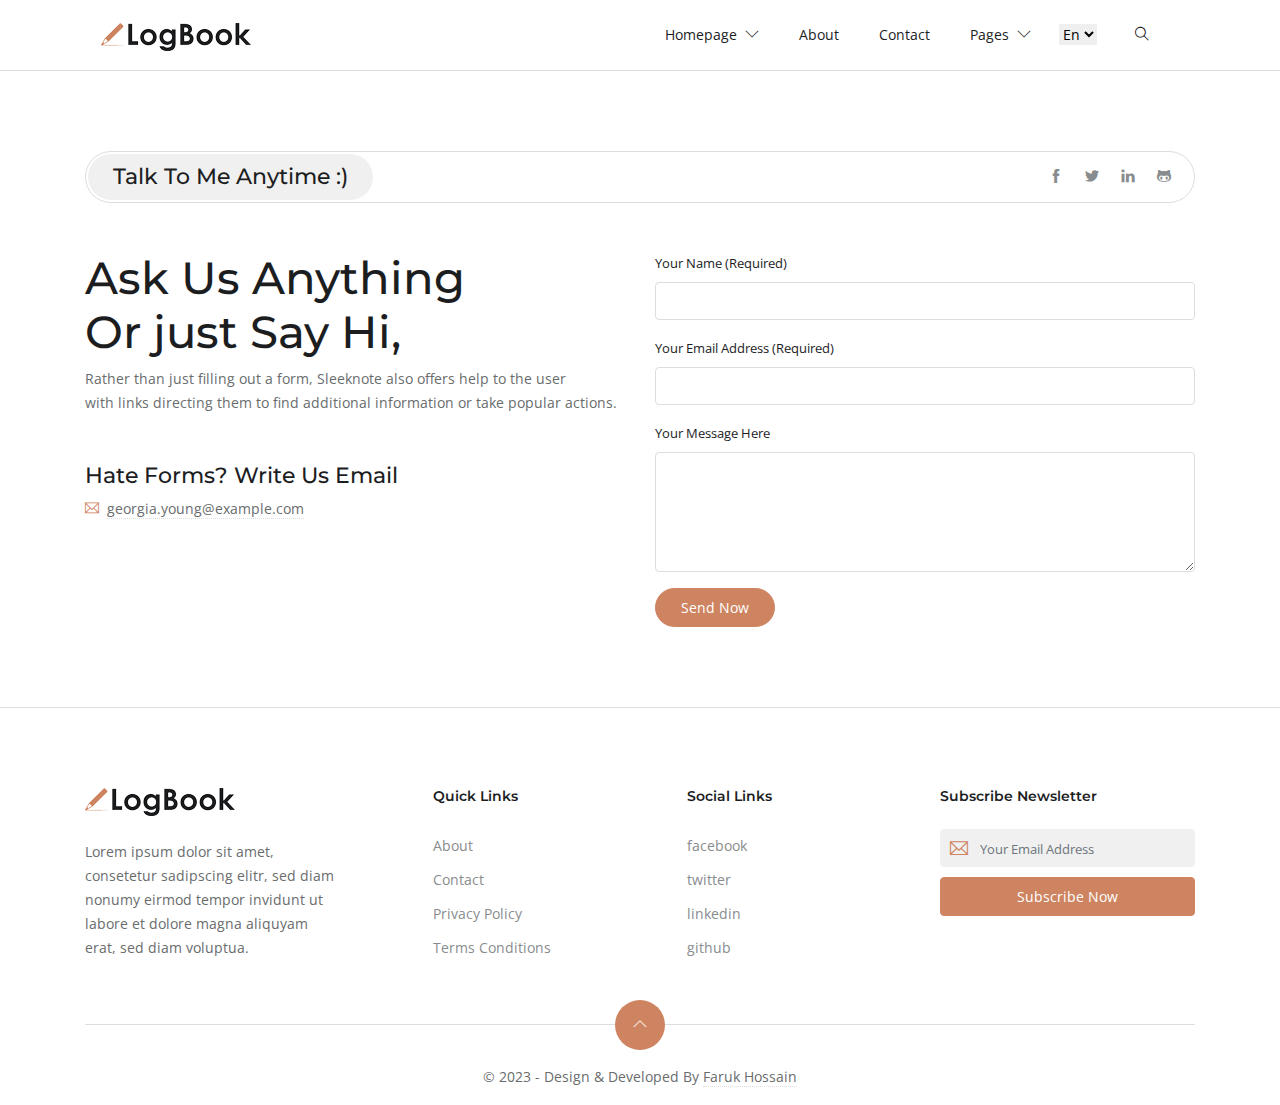
<file: contact.html>
<!DOCTYPE html>
<html lang="en-us">

<head>
   <meta charset="utf-8">
   <title>Talk To Me Anytime</title>

   <!-- mobile responsive meta -->
   <meta name="viewport" content="width=device-width, initial-scale=1, maximum-scale=5">
   <meta name="description" content="This is meta description">
   <meta name="author" content="Themefisher">

   <!-- plugins -->
   <link rel="preload" href="https://fonts.gstatic.com/s/opensans/v18/mem8YaGs126MiZpBA-UFWJ0bbck.woff2" style="font-display: optional;">
   <link rel="stylesheet" href="plugins/bootstrap/bootstrap.min.css">
   <link rel="stylesheet" href="https://fonts.googleapis.com/css?family=Montserrat:600%7cOpen&#43;Sans&amp;display=swap" media="screen">

   <link rel="stylesheet" href="plugins/themify-icons/themify-icons.css">
   <link rel="stylesheet" href="plugins/slick/slick.css">

   <!-- Main Stylesheet -->
   <link rel="stylesheet" href="css/style.css">

   <!--Favicon-->
   <link rel="shortcut icon" href="images/favicon.png" type="image/x-icon">
   <link rel="icon" href="images/favicon.png" type="image/x-icon">
</head>

<body>
<!-- navigation -->
<header class="sticky-top bg-white border-bottom border-default">
   <div class="container">

      <nav class="navbar navbar-expand-lg navbar-white">
         <a class="navbar-brand" href="index.html">
            <img class="img-fluid" width="150px" src="images/logo.png" alt="LogBook">
         </a>
         <button class="navbar-toggler border-0" type="button" data-toggle="collapse" data-target="#navigation">
            <i class="ti-menu"></i>
         </button>

         <div class="collapse navbar-collapse text-center" id="navigation">
            <ul class="navbar-nav ml-auto">
               <li class="nav-item dropdown">
                  <a class="nav-link" href="#" role="button" data-toggle="dropdown" aria-haspopup="true"
                     aria-expanded="false">
                     homepage <i class="ti-angle-down ml-1"></i>
                  </a>
                  <div class="dropdown-menu">
                     <a class="dropdown-item" href="index-full.html">Homepage Full Width</a>
                     <a class="dropdown-item" href="index-full-left.html">Homepage Full With Left Sidebar</a>
                     <a class="dropdown-item" href="index-full-right.html">Homepage Full With Right Sidebar</a>
                     <a class="dropdown-item" href="index-list.html">Homepage List Style</a>
                     <a class="dropdown-item" href="index-list-left.html">Homepage List With Left Sidebar</a>
                     <a class="dropdown-item" href="index-list-right.html">Homepage List With Right Sidebar</a>
                  </div>
               </li>
               <li class="nav-item">
                  <a class="nav-link" href="about.html">About</a>
               </li>
               <li class="nav-item">
                  <a class="nav-link" href="contact.html">Contact</a>
               </li>
               <li class="nav-item dropdown">
                  <a class="nav-link" href="#" role="button" data-toggle="dropdown" aria-haspopup="true"
                     aria-expanded="false">Pages <i class="ti-angle-down ml-1"></i>
                  </a>
                  <div class="dropdown-menu">
                     <a class="dropdown-item" href="author.html">Author</a>
                     <a class="dropdown-item" href="post-details-1.html">Post Details 1</a>
                     <a class="dropdown-item" href="post-details-2.html">Post Details 2</a>
                     <a class="dropdown-item" href="post-elements.html">Post Elements</a>
                     <a class="dropdown-item" href="privacy-policy.html">Privacy Policy</a>
                     <a class="dropdown-item" href="terms-conditions.html">Terms Conditions</a>
                  </div>
               </li>
            </ul>
            
            <select class="m-2 border-0" id="select-language">
               <option id="en" value="about/" selected>En</option>
               <option id="fr" value="fr/about/">Bn</option>
            </select>

            <!-- search -->
            <div class="search px-4">
               <button id="searchOpen" class="search-btn"><i class="ti-search"></i></button>
               <div class="search-wrapper">
                  <form action="javascript:void(0)" class="h-100">
                     <input class="search-box pl-4" id="search-query" name="s" type="search" placeholder="Type &amp; Hit Enter...">
                  </form>
                  <button id="searchClose" class="search-close"><i class="ti-close text-dark"></i></button>
               </div>
            </div>

         </div>
      </nav>
   </div>
</header>
<!-- /navigation -->

<section class="section-sm">
	<div class="container">
		<div class="row">
			<div class="col-12">
				<div class="title-bordered mb-5 d-flex align-items-center">
					<h1 class="h4">Talk To Me Anytime :)</h1>
					<ul class="list-inline social-icons ml-auto mr-3 d-none d-sm-block">
						<li class="list-inline-item"><a href="#"><i class="ti-facebook"></i></a>
						</li>
						<li class="list-inline-item"><a href="#"><i class="ti-twitter-alt"></i></a>
						</li>
						<li class="list-inline-item"><a href="#"><i class="ti-linkedin"></i></a>
						</li>
						<li class="list-inline-item"><a href="#"><i class="ti-github"></i></a>
						</li>
					</ul>
				</div>
			</div>
			<div class="col-md-6">
				<div class="content mb-5">
					<h1 id="ask-us-anything-br-or-just-say-hi">Ask Us Anything <br> Or just Say Hi,</h1>
					<p>Rather than just filling out a form, Sleeknote also offers help to the user
						<br>with links directing them to find additional information or take popular actions.</p>
					<h4 class="mt-5">Hate Forms? Write Us Email</h4>
					<p><i class="ti-email mr-2 text-primary"></i><a href="mailto:georgia.young@example.com">georgia.young@example.com</a>
					</p>
				</div>
			</div>
			<div class="col-md-6">
				<form method="POST" action="#">
					<div class="form-group">
						<label for="name">Your Name (Required)</label>
						<input type="text" name="name" id="name" class="form-control" required>
					</div>
					<div class="form-group">
						<label for="email">Your Email Address (Required)</label>
						<input type="email" name="email" id="email" class="form-control" required>
					</div>
					<div class="form-group">
						<label for="message">Your Message Here</label>
						<textarea name="message" id="message" class="form-control"></textarea>
					</div>
					<button type="submit" class="btn btn-primary">Send Now</button>
				</form>
			</div>
		</div>
	</div>
</section>

   <footer class="section-sm pb-0 border-top border-default">
      <div class="container">
         <div class="row justify-content-between">
            <div class="col-md-3 mb-4">
               <a class="mb-4 d-block" href="index.html">
                  <img class="img-fluid" width="150px" src="images/logo.png" alt="LogBook">
               </a>
               <p>Lorem ipsum dolor sit amet, consetetur sadipscing elitr, sed diam nonumy eirmod tempor invidunt ut labore et dolore magna aliquyam erat, sed diam voluptua.</p>
            </div>

            <div class="col-lg-2 col-md-3 col-6 mb-4">
               <h6 class="mb-4">Quick Links</h6>
               <ul class="list-unstyled footer-list">
                  <li><a href="about.html">About</a></li>
                  <li><a href="contact.html">Contact</a></li>
                  <li><a href="privacy-policy.html">Privacy Policy</a></li>
                  <li><a href="terms-conditions.html">Terms Conditions</a></li>
               </ul>
            </div>

            <div class="col-lg-2 col-md-3 col-6 mb-4">
               <h6 class="mb-4">Social Links</h6>
               <ul class="list-unstyled footer-list">
                  <li><a href="#">facebook</a></li>
                  <li><a href="#">twitter</a></li>
                  <li><a href="#">linkedin</a></li>
                  <li><a href="#">github</a></li>
               </ul>
            </div>

            <div class="col-md-3 mb-4">
               <h6 class="mb-4">Subscribe Newsletter</h6>
               <form class="subscription" action="javascript:void(0)" method="post">
                  <div class="position-relative">
                     <i class="ti-email email-icon"></i>
                     <input type="email" class="form-control" placeholder="Your Email Address">
                  </div>
                  <button class="btn btn-primary btn-block rounded" type="submit">Subscribe now</button>
               </form>
            </div>
         </div>
         <div class="scroll-top">
            <a href="javascript:void(0);" id="scrollTop"><i class="ti-angle-up"></i></a>
         </div>
         <div class="text-center">
            <p class="content">&copy; 2023 - Design &amp; Developed By <a href="https://github.com/Faruqdigital" target="_blank">Faruk Hossain</a></p>
         </div>
      </div>
   </footer>


   <!-- JS Plugins -->
   <script src="plugins/jQuery/jquery.min.js"></script>
   <script src="plugins/bootstrap/bootstrap.min.js" async></script>
   <script src="plugins/slick/slick.min.js"></script>

   <!-- Main Script -->
   <script src="js/script.js"></script>
</body>
</html>
</file>
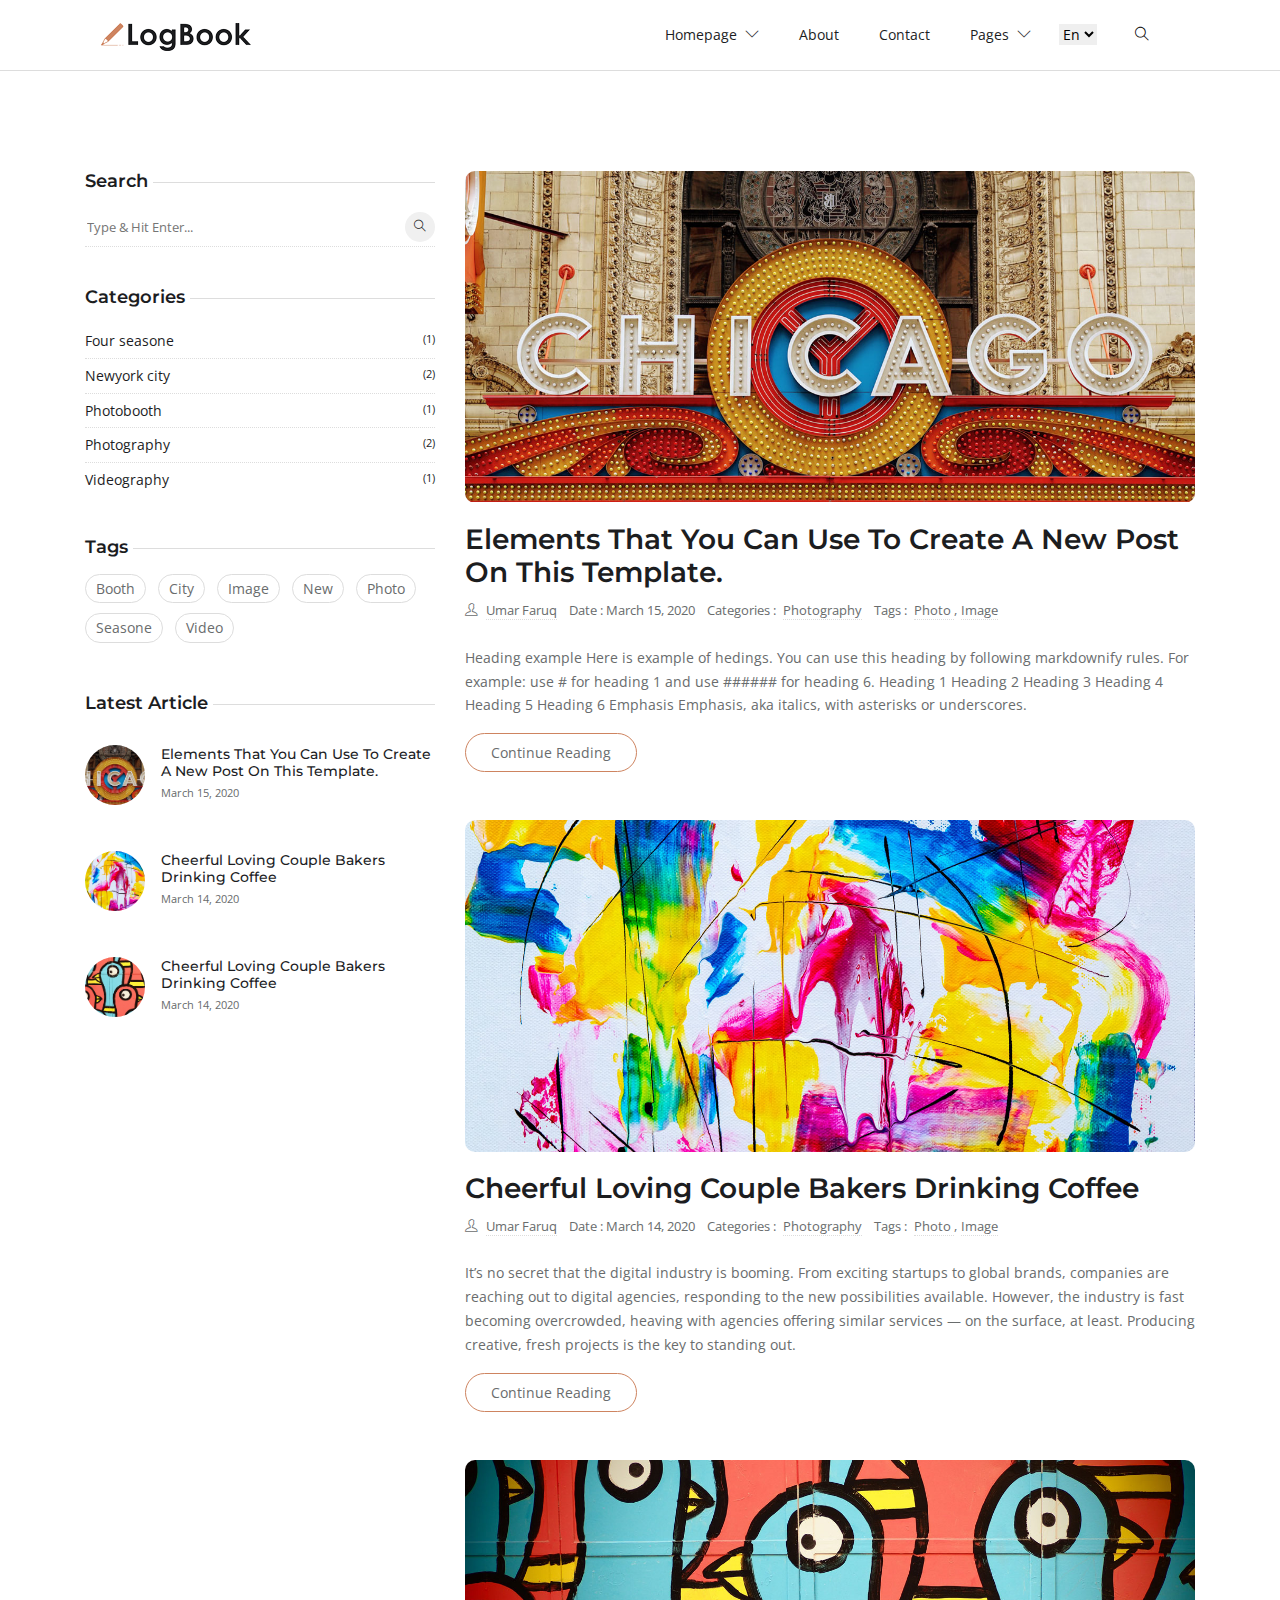
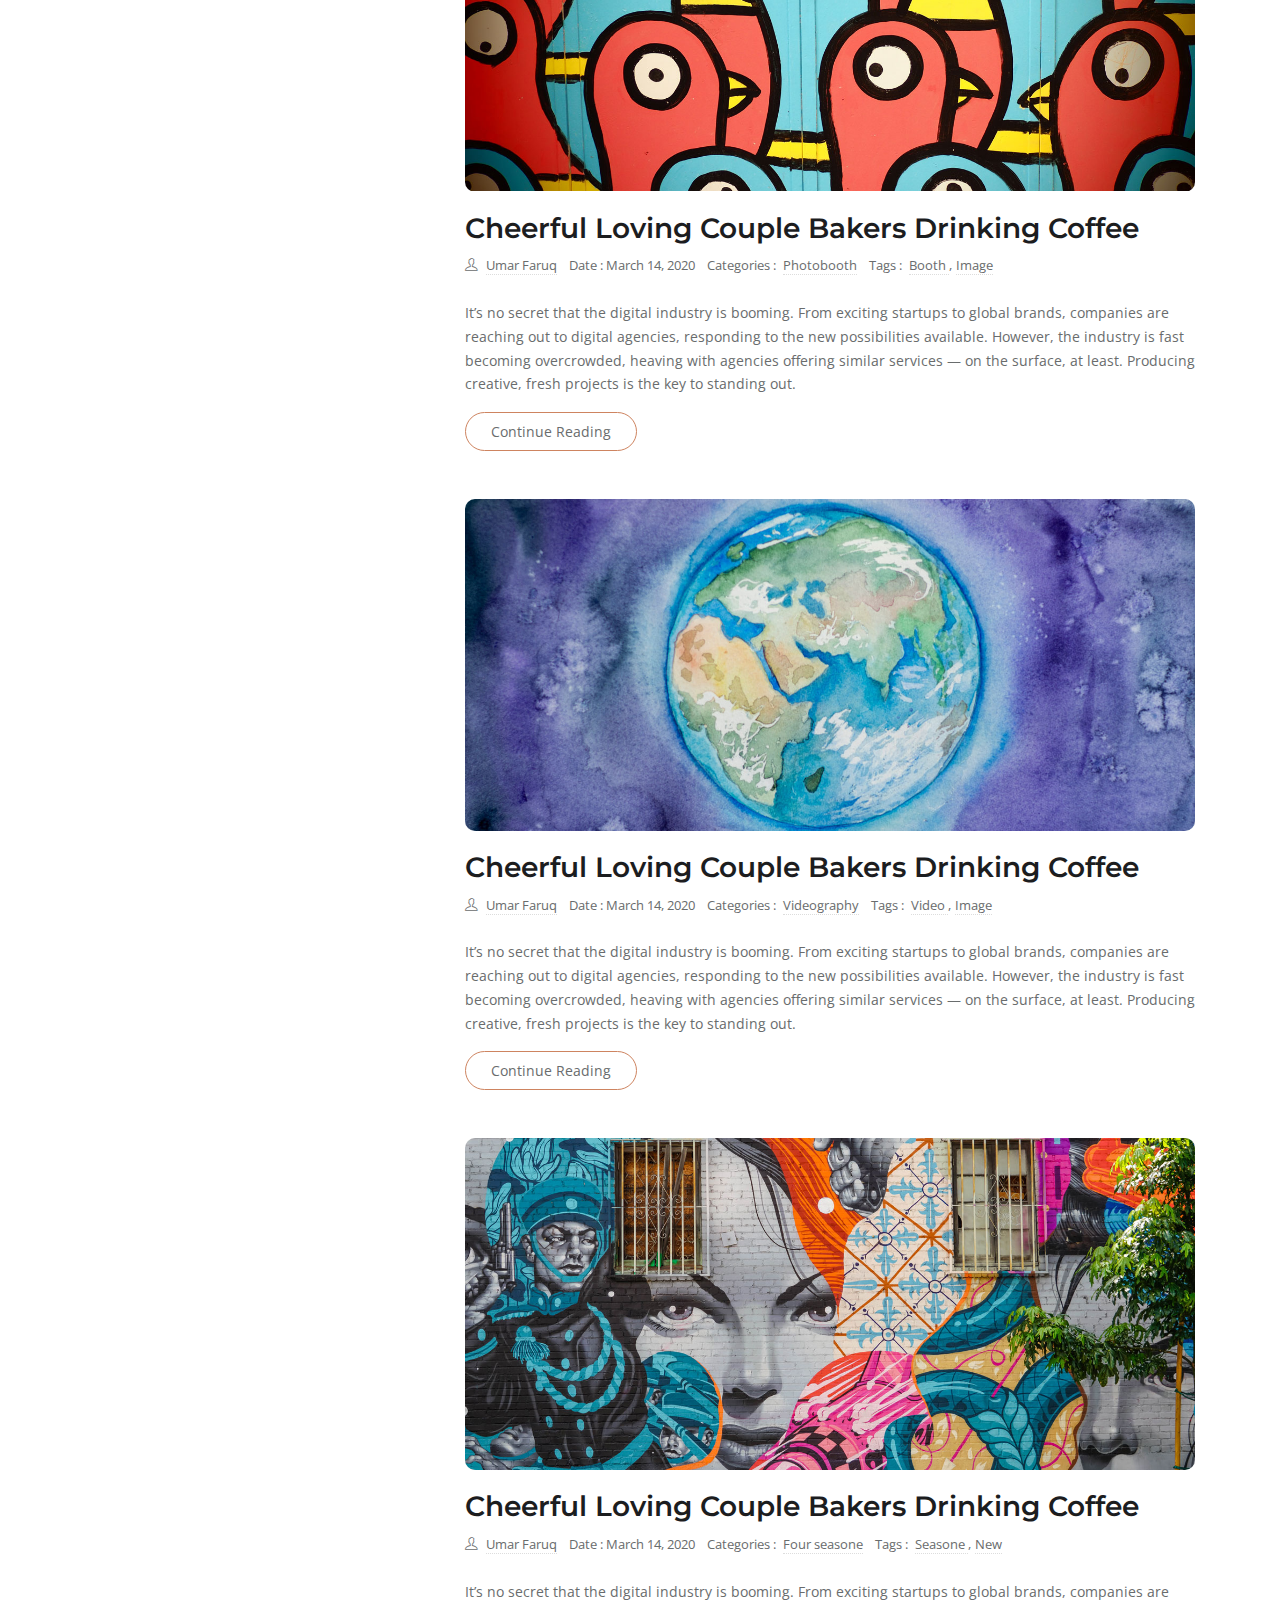
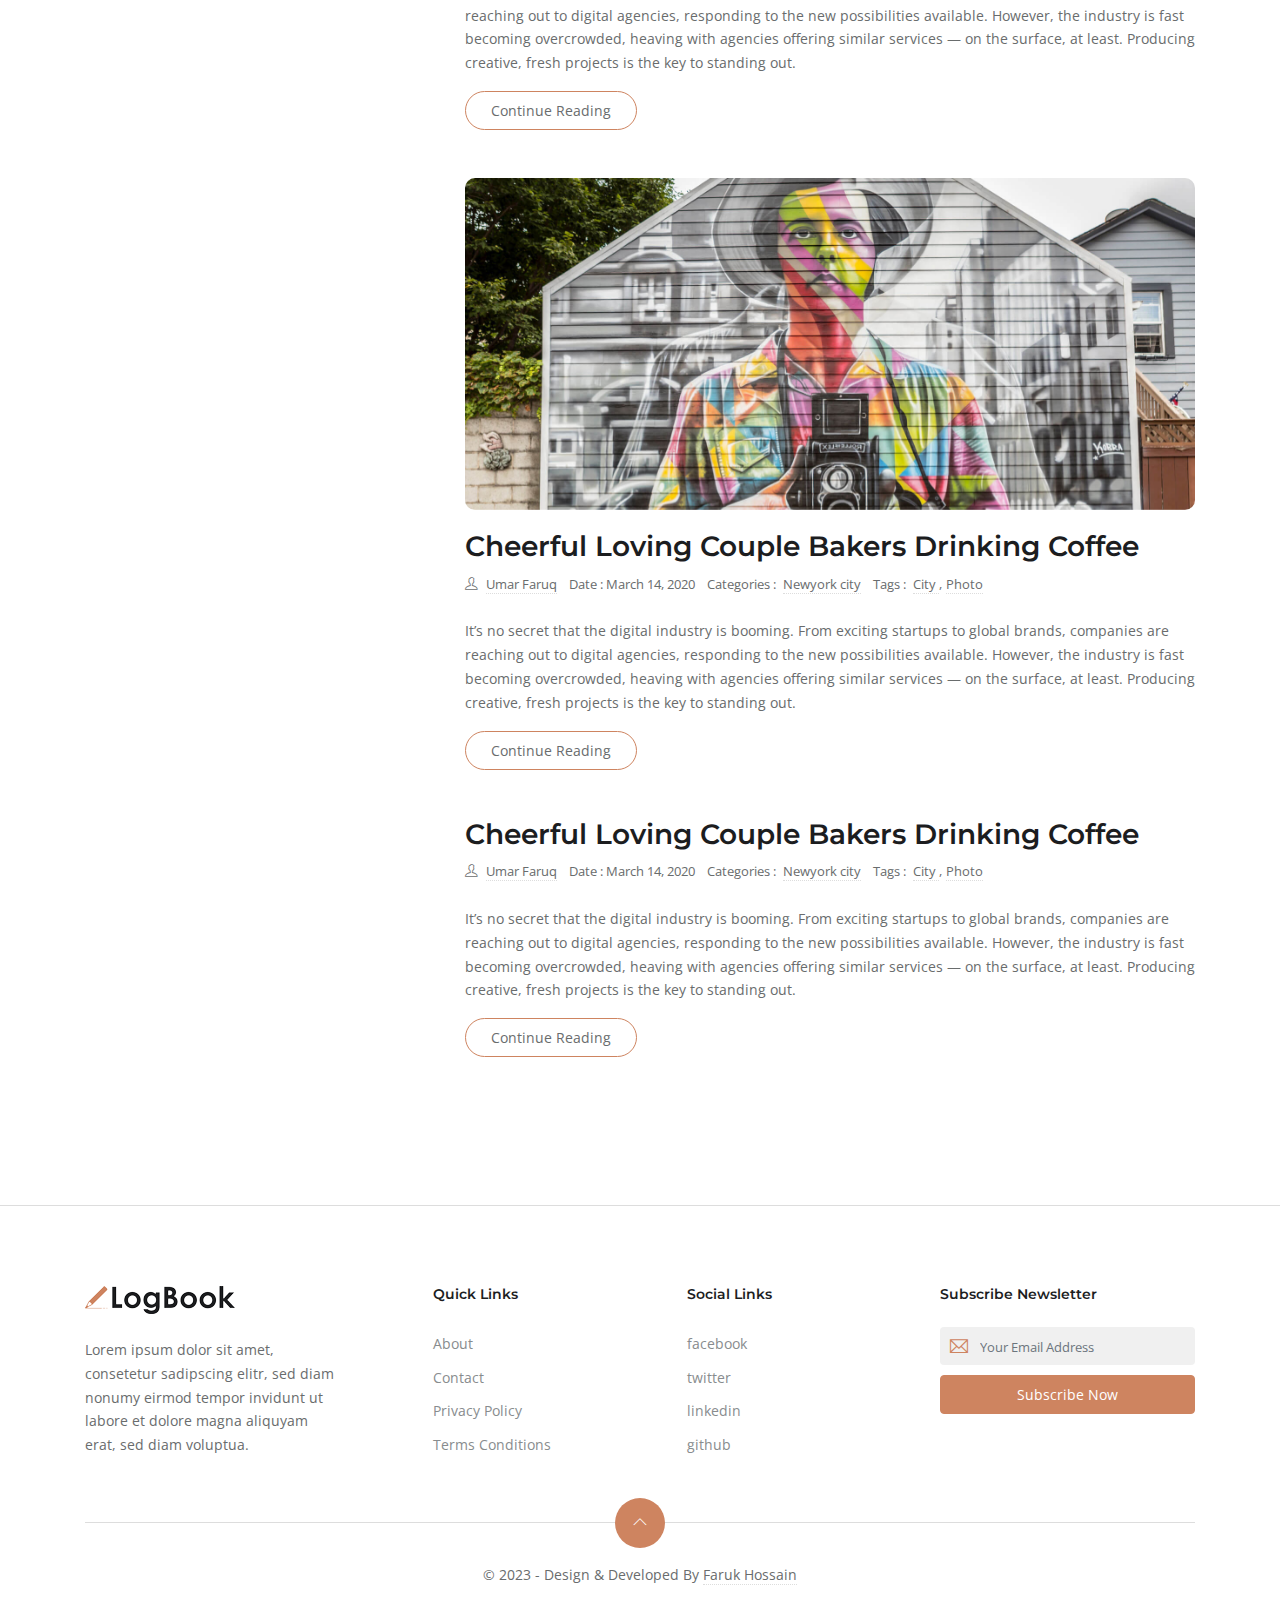
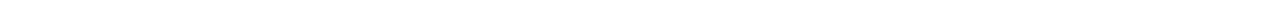
<file: index-full-left.html>
<!DOCTYPE html>
<html lang="en-us">

<head>
   <meta charset="utf-8">
   <title>Logbook - Homepage Full Left</title>

   <!-- mobile responsive meta -->
   <meta name="viewport" content="width=device-width, initial-scale=1, maximum-scale=5">
   <meta name="description" content="This is meta description">
   <meta name="author" content="Themefisher">

   <!-- plugins -->
   <link rel="preload" href="https://fonts.gstatic.com/s/opensans/v18/mem8YaGs126MiZpBA-UFWJ0bbck.woff2" style="font-display: optional;">
   <link rel="stylesheet" href="plugins/bootstrap/bootstrap.min.css">
   <link rel="stylesheet" href="https://fonts.googleapis.com/css?family=Montserrat:600%7cOpen&#43;Sans&amp;display=swap" media="screen">

   <link rel="stylesheet" href="plugins/themify-icons/themify-icons.css">
   <link rel="stylesheet" href="plugins/slick/slick.css">

   <!-- Main Stylesheet -->
   <link rel="stylesheet" href="css/style.css">

   <!--Favicon-->
   <link rel="shortcut icon" href="images/favicon.png" type="image/x-icon">
   <link rel="icon" href="images/favicon.png" type="image/x-icon">
</head>

<body>
<!-- navigation -->
<header class="sticky-top bg-white border-bottom border-default">
   <div class="container">

      <nav class="navbar navbar-expand-lg navbar-white">
         <a class="navbar-brand" href="index.html">
            <img class="img-fluid" width="150px" src="images/logo.png" alt="LogBook">
         </a>
         <button class="navbar-toggler border-0" type="button" data-toggle="collapse" data-target="#navigation">
            <i class="ti-menu"></i>
         </button>

         <div class="collapse navbar-collapse text-center" id="navigation">
            <ul class="navbar-nav ml-auto">
               <li class="nav-item dropdown">
                  <a class="nav-link" href="#" role="button" data-toggle="dropdown" aria-haspopup="true"
                     aria-expanded="false">
                     homepage <i class="ti-angle-down ml-1"></i>
                  </a>
                  <div class="dropdown-menu">
                     <a class="dropdown-item" href="index-full.html">Homepage Full Width</a>
                     <a class="dropdown-item" href="index-full-left.html">Homepage Full With Left Sidebar</a>
                     <a class="dropdown-item" href="index-full-right.html">Homepage Full With Right Sidebar</a>
                     <a class="dropdown-item" href="index-list.html">Homepage List Style</a>
                     <a class="dropdown-item" href="index-list-left.html">Homepage List With Left Sidebar</a>
                     <a class="dropdown-item" href="index-list-right.html">Homepage List With Right Sidebar</a>
                  </div>
               </li>
               <li class="nav-item">
                  <a class="nav-link" href="about.html">About</a>
               </li>
               <li class="nav-item">
                  <a class="nav-link" href="contact.html">Contact</a>
               </li>
               <li class="nav-item dropdown">
                  <a class="nav-link" href="#" role="button" data-toggle="dropdown" aria-haspopup="true"
                     aria-expanded="false">Pages <i class="ti-angle-down ml-1"></i>
                  </a>
                  <div class="dropdown-menu">
                     <a class="dropdown-item" href="author.html">Author</a>
                     <a class="dropdown-item" href="post-details-1.html">Post Details 1</a>
                     <a class="dropdown-item" href="post-details-2.html">Post Details 2</a>
                     <a class="dropdown-item" href="post-elements.html">Post Elements</a>
                     <a class="dropdown-item" href="privacy-policy.html">Privacy Policy</a>
                     <a class="dropdown-item" href="terms-conditions.html">Terms Conditions</a>
                  </div>
               </li>
            </ul>
            
            <select class="m-2 border-0" id="select-language">
               <option id="en" value="about/" selected>En</option>
               <option id="fr" value="fr/about/">Bn</option>
            </select>

            <!-- search -->
            <div class="search px-4">
               <button id="searchOpen" class="search-btn"><i class="ti-search"></i></button>
               <div class="search-wrapper">
                  <form action="javascript:void(0)" class="h-100">
                     <input class="search-box pl-4" id="search-query" name="s" type="search" placeholder="Type &amp; Hit Enter...">
                  </form>
                  <button id="searchClose" class="search-close"><i class="ti-close text-dark"></i></button>
               </div>
            </div>

         </div>
      </nav>
   </div>
</header>
<!-- /navigation -->

<section class="section">
	<div class="container">
		<div class="row">
			<aside class="col-lg-4 order-2 order-lg-1">
				   <!-- Search -->
   <div class="widget">
      <h5 class="widget-title"><span>Search</span></h5>
      <form action="/logbook-hugo/search" class="widget-search">
         <input id="search-query" name="s" type="search" placeholder="Type &amp; Hit Enter...">
         <button type="submit"><i class="ti-search"></i>
         </button>
      </form>
   </div>
   <!-- categories -->
   <div class="widget">
      <h5 class="widget-title"><span>Categories</span></h5>
      <ul class="list-unstyled widget-list">
         <li><a href="#!" class="d-flex">Four seasone
               <small class="ml-auto">(1)</small></a>
         </li>
         <li><a href="#!" class="d-flex">Newyork city
               <small class="ml-auto">(2)</small></a>
         </li>
         <li><a href="#!" class="d-flex">Photobooth
               <small class="ml-auto">(1)</small></a>
         </li>
         <li><a href="#!" class="d-flex">Photography
               <small class="ml-auto">(2)</small></a>
         </li>
         <li><a href="#!" class="d-flex">Videography
               <small class="ml-auto">(1)</small></a>
         </li>
      </ul>
   </div>
   <!-- tags -->
   <div class="widget">
      <h5 class="widget-title"><span>Tags</span></h5>
      <ul class="list-inline widget-list-inline">
         <li class="list-inline-item"><a href="#!">Booth</a>
         </li>
         <li class="list-inline-item"><a href="#!">City</a>
         </li>
         <li class="list-inline-item"><a href="#!">Image</a>
         </li>
         <li class="list-inline-item"><a href="#!">New</a>
         </li>
         <li class="list-inline-item"><a href="#!">Photo</a>
         </li>
         <li class="list-inline-item"><a href="#!">Seasone</a>
         </li>
         <li class="list-inline-item"><a href="#!">Video</a>
         </li>
      </ul>
   </div>
   <!-- latest post -->
   <div class="widget">
      <h5 class="widget-title"><span>Latest Article</span></h5>
      <!-- post-item -->
      <ul class="list-unstyled widget-list">
         <li class="media widget-post align-items-center">
            <a href="post-elements.html">
               <img loading="lazy" class="mr-3" src="images/post/post-6.jpg">
            </a>
            <div class="media-body">
               <h5 class="h6 mb-0"><a href="post-elements.html">Elements That You Can Use To Create A New Post On
                     This Template.</a></h5>
               <small>March 15, 2020</small>
            </div>
         </li>
      </ul>
      <ul class="list-unstyled widget-list">
         <li class="media widget-post align-items-center">
            <a href="post-details-1.html">
               <img loading="lazy" class="mr-3" src="images/post/post-1.jpg">
            </a>
            <div class="media-body">
               <h5 class="h6 mb-0"><a href="post-details-1.html">Cheerful Loving Couple Bakers Drinking Coffee</a>
               </h5>
               <small>March 14, 2020</small>
            </div>
         </li>
      </ul>
      <ul class="list-unstyled widget-list">
         <li class="media widget-post align-items-center">
            <a href="post-details-2.html">
               <img loading="lazy" class="mr-3" src="images/post/post-2.jpg">
            </a>
            <div class="media-body">
               <h5 class="h6 mb-0"><a href="post-details-2.html">Cheerful Loving Couple Bakers Drinking Coffee</a>
               </h5>
               <small>March 14, 2020</small>
            </div>
         </li>
      </ul>
   </div>
			</aside>
			<div class="col-lg-8 order-1 order-lg-2 mb-5 mb-lg-0">
				<article class="row mb-5">
					<div class="col-12">
						<div class="post-slider">
							<img loading="lazy" src="images/post/post-6.jpg" class="img-fluid" alt="post-thumb">
							<img loading="lazy" src="images/post/post-1.jpg" class="img-fluid" alt="post-thumb">
							<img loading="lazy" src="images/post/post-3.jpg" class="img-fluid" alt="post-thumb">
						</div>
					</div>
					<div class="col-12 mx-auto">
						<h3><a class="post-title" href="post-elements.html">Elements
                        That You Can Use To Create A New Post On This Template.</a></h3>
						<ul class="list-inline post-meta mb-4">
							<li class="list-inline-item"><i class="ti-user mr-2"></i><a href="author.html">Umar Faruq</a>
							</li>
							<li class="list-inline-item">Date : March 15, 2020</li>
							<li class="list-inline-item">Categories : <a href="#!" class="ml-1">Photography </a>
							</li>
							<li class="list-inline-item">Tags : <a href="#!" class="ml-1">Photo </a>
								,<a href="#!" class="ml-1">Image </a>
							</li>
						</ul>
						<p>Heading example Here is example of hedings. You can use this heading by following markdownify rules. For example: use # for heading 1 and use ###### for heading 6. Heading 1 Heading 2 Heading 3 Heading 4 Heading 5 Heading 6 Emphasis Emphasis, aka italics, with asterisks or underscores.</p> <a href="post-elements.html" class="btn btn-outline-primary">Continue Reading</a>
					</div>
				</article>
				<article class="row mb-5">
					<div class="col-12">
						<div class="post-slider">
							<img loading="lazy" src="images/post/post-1.jpg" class="img-fluid" alt="post-thumb">
						</div>
					</div>
					<div class="col-12 mx-auto">
						<h3><a class="post-title" href="post-details-1.html">Cheerful
                        Loving Couple Bakers Drinking Coffee</a></h3>
						<ul class="list-inline post-meta mb-4">
							<li class="list-inline-item"><i class="ti-user mr-2"></i><a href="author.html">Umar Faruq</a>
							</li>
							<li class="list-inline-item">Date : March 14, 2020</li>
							<li class="list-inline-item">Categories : <a href="#!" class="ml-1">Photography </a>
							</li>
							<li class="list-inline-item">Tags : <a href="#!" class="ml-1">Photo </a>
								,<a href="#!" class="ml-1">Image </a>
							</li>
						</ul>
						<p>It’s no secret that the digital industry is booming. From exciting startups to global brands, companies are reaching out to digital agencies, responding to the new possibilities available. However, the industry is fast becoming overcrowded, heaving with agencies offering similar services — on the surface, at least. Producing creative, fresh projects is the key to standing out.</p> <a href="post-details-1.html" class="btn btn-outline-primary">Continue Reading</a>
					</div>
				</article>
				<article class="row mb-5">
					<div class="col-12">
						<div class="post-slider">
							<img loading="lazy" src="images/post/post-2.jpg" class="img-fluid" alt="post-thumb">
							<img loading="lazy" src="images/post/post-4.jpg" class="img-fluid" alt="post-thumb">
						</div>
					</div>
					<div class="col-12 mx-auto">
						<h3><a class="post-title" href="post-details-2.html">Cheerful
                        Loving Couple Bakers Drinking Coffee</a></h3>
						<ul class="list-inline post-meta mb-4">
							<li class="list-inline-item"><i class="ti-user mr-2"></i><a href="author.html">Umar Faruq</a>
							</li>
							<li class="list-inline-item">Date : March 14, 2020</li>
							<li class="list-inline-item">Categories : <a href="#!" class="ml-1">Photobooth </a>
							</li>
							<li class="list-inline-item">Tags : <a href="#!" class="ml-1">Booth </a>
								,<a href="#!" class="ml-1">Image </a>
							</li>
						</ul>
						<p>It’s no secret that the digital industry is booming. From exciting startups to global brands, companies are reaching out to digital agencies, responding to the new possibilities available. However, the industry is fast becoming overcrowded, heaving with agencies offering similar services — on the surface, at least. Producing creative, fresh projects is the key to standing out.</p> <a href="post-details-2.html" class="btn btn-outline-primary">Continue Reading</a>
					</div>
				</article>
				<article class="row mb-5">
					<div class="col-12">
						<div class="post-slider">
							<img loading="lazy" src="images/post/post-3.jpg" class="img-fluid" alt="post-thumb">
						</div>
					</div>
					<div class="col-12 mx-auto">
						<h3><a class="post-title" href="post-details-2.html">Cheerful
                        Loving Couple Bakers Drinking Coffee</a></h3>
						<ul class="list-inline post-meta mb-4">
							<li class="list-inline-item"><i class="ti-user mr-2"></i><a href="author.html">Umar Faruq</a>
							</li>
							<li class="list-inline-item">Date : March 14, 2020</li>
							<li class="list-inline-item">Categories : <a href="#!" class="ml-1">Videography </a>
							</li>
							<li class="list-inline-item">Tags : <a href="#!" class="ml-1">Video </a>
								,<a href="#!" class="ml-1">Image </a>
							</li>
						</ul>
						<p>It’s no secret that the digital industry is booming. From exciting startups to global brands, companies are reaching out to digital agencies, responding to the new possibilities available. However, the industry is fast becoming overcrowded, heaving with agencies offering similar services — on the surface, at least. Producing creative, fresh projects is the key to standing out.</p> <a href="post-details-2.html" class="btn btn-outline-primary">Continue Reading</a>
					</div>
				</article>
				<article class="row mb-5">
					<div class="col-12">
						<div class="post-slider">
							<img loading="lazy" src="images/post/post-4.jpg" class="img-fluid" alt="post-thumb">
							<img loading="lazy" src="images/post/post-1.jpg" class="img-fluid" alt="post-thumb">
						</div>
					</div>
					<div class="col-12 mx-auto">
						<h3><a class="post-title" href="post-details-1.html">Cheerful
                        Loving Couple Bakers Drinking Coffee</a></h3>
						<ul class="list-inline post-meta mb-4">
							<li class="list-inline-item"><i class="ti-user mr-2"></i><a href="author.html">Umar Faruq</a>
							</li>
							<li class="list-inline-item">Date : March 14, 2020</li>
							<li class="list-inline-item">Categories : <a href="#!" class="ml-1">Four seasone </a>
							</li>
							<li class="list-inline-item">Tags : <a href="#!" class="ml-1">Seasone
                        </a> ,<a href="#!" class="ml-1">New </a>
							</li>
						</ul>
						<p>It’s no secret that the digital industry is booming. From exciting startups to global brands, companies are reaching out to digital agencies, responding to the new possibilities available. However, the industry is fast becoming overcrowded, heaving with agencies offering similar services — on the surface, at least. Producing creative, fresh projects is the key to standing out.</p> <a href="post-details-1.html" class="btn btn-outline-primary">Continue Reading</a>
					</div>
				</article>
				<article class="row mb-5">
					<div class="col-12">
						<div class="post-slider">
							<img loading="lazy" src="images/post/post-5.jpg" class="img-fluid" alt="post-thumb">
						</div>
					</div>
					<div class="col-12 mx-auto">
						<h3><a class="post-title" href="post-details-1.html">Cheerful
                        Loving Couple Bakers Drinking Coffee</a></h3>
						<ul class="list-inline post-meta mb-4">
							<li class="list-inline-item"><i class="ti-user mr-2"></i><a href="author.html">Umar Faruq</a>
							</li>
							<li class="list-inline-item">Date : March 14, 2020</li>
							<li class="list-inline-item">Categories : <a href="#!" class="ml-1">Newyork city </a>
							</li>
							<li class="list-inline-item">Tags : <a href="#!" class="ml-1">City </a> ,<a href="#!" class="ml-1">Photo </a>
							</li>
						</ul>
						<p>It’s no secret that the digital industry is booming. From exciting startups to global brands, companies are reaching out to digital agencies, responding to the new possibilities available. However, the industry is fast becoming overcrowded, heaving with agencies offering similar services — on the surface, at least. Producing creative, fresh projects is the key to standing out.</p> <a href="post-details-1.html" class="btn btn-outline-primary">Continue Reading</a>
					</div>
				</article>
				<article class="row mb-5">
					<div class="col-12 mx-auto">
						<h3><a class="post-title" href="post-details-2.html">Cheerful
                        Loving Couple Bakers Drinking Coffee</a></h3>
						<ul class="list-inline post-meta mb-4">
							<li class="list-inline-item"><i class="ti-user mr-2"></i><a href="author.html">Umar Faruq</a>
							</li>
							<li class="list-inline-item">Date : March 14, 2020</li>
							<li class="list-inline-item">Categories : <a href="#!" class="ml-1">Newyork city </a>
							</li>
							<li class="list-inline-item">Tags : <a href="#!" class="ml-1">City </a> ,<a href="#!" class="ml-1">Photo </a>
							</li>
						</ul>
						<p>It’s no secret that the digital industry is booming. From exciting startups to global brands, companies are reaching out to digital agencies, responding to the new possibilities available. However, the industry is fast becoming overcrowded, heaving with agencies offering similar services — on the surface, at least. Producing creative, fresh projects is the key to standing out.</p> <a href="post-details-2.html" class="btn btn-outline-primary">Continue Reading</a>
					</div>
				</article>
			</div>
		</div>
	</div>
</section>

   <footer class="section-sm pb-0 border-top border-default">
      <div class="container">
         <div class="row justify-content-between">
            <div class="col-md-3 mb-4">
               <a class="mb-4 d-block" href="index.html">
                  <img class="img-fluid" width="150px" src="images/logo.png" alt="LogBook">
               </a>
               <p>Lorem ipsum dolor sit amet, consetetur sadipscing elitr, sed diam nonumy eirmod tempor invidunt ut labore et dolore magna aliquyam erat, sed diam voluptua.</p>
            </div>

            <div class="col-lg-2 col-md-3 col-6 mb-4">
               <h6 class="mb-4">Quick Links</h6>
               <ul class="list-unstyled footer-list">
                  <li><a href="about.html">About</a></li>
                  <li><a href="contact.html">Contact</a></li>
                  <li><a href="privacy-policy.html">Privacy Policy</a></li>
                  <li><a href="terms-conditions.html">Terms Conditions</a></li>
               </ul>
            </div>

            <div class="col-lg-2 col-md-3 col-6 mb-4">
               <h6 class="mb-4">Social Links</h6>
               <ul class="list-unstyled footer-list">
                  <li><a href="#">facebook</a></li>
                  <li><a href="#">twitter</a></li>
                  <li><a href="#">linkedin</a></li>
                  <li><a href="#">github</a></li>
               </ul>
            </div>

            <div class="col-md-3 mb-4">
               <h6 class="mb-4">Subscribe Newsletter</h6>
               <form class="subscription" action="javascript:void(0)" method="post">
                  <div class="position-relative">
                     <i class="ti-email email-icon"></i>
                     <input type="email" class="form-control" placeholder="Your Email Address">
                  </div>
                  <button class="btn btn-primary btn-block rounded" type="submit">Subscribe now</button>
               </form>
            </div>
         </div>
         <div class="scroll-top">
            <a href="javascript:void(0);" id="scrollTop"><i class="ti-angle-up"></i></a>
         </div>
         <div class="text-center">
            <p class="content">&copy; 2023 - Design &amp; Developed By <a href="https://github.com/Faruqdigital" target="_blank">Faruk Hossain</a></p>
         </div>
      </div>
   </footer>


   <!-- JS Plugins -->
   <script src="plugins/jQuery/jquery.min.js"></script>
   <script src="plugins/bootstrap/bootstrap.min.js" async></script>
   <script src="plugins/slick/slick.min.js"></script>

   <!-- Main Script -->
   <script src="js/script.js"></script>
</body>
</html>
</file>
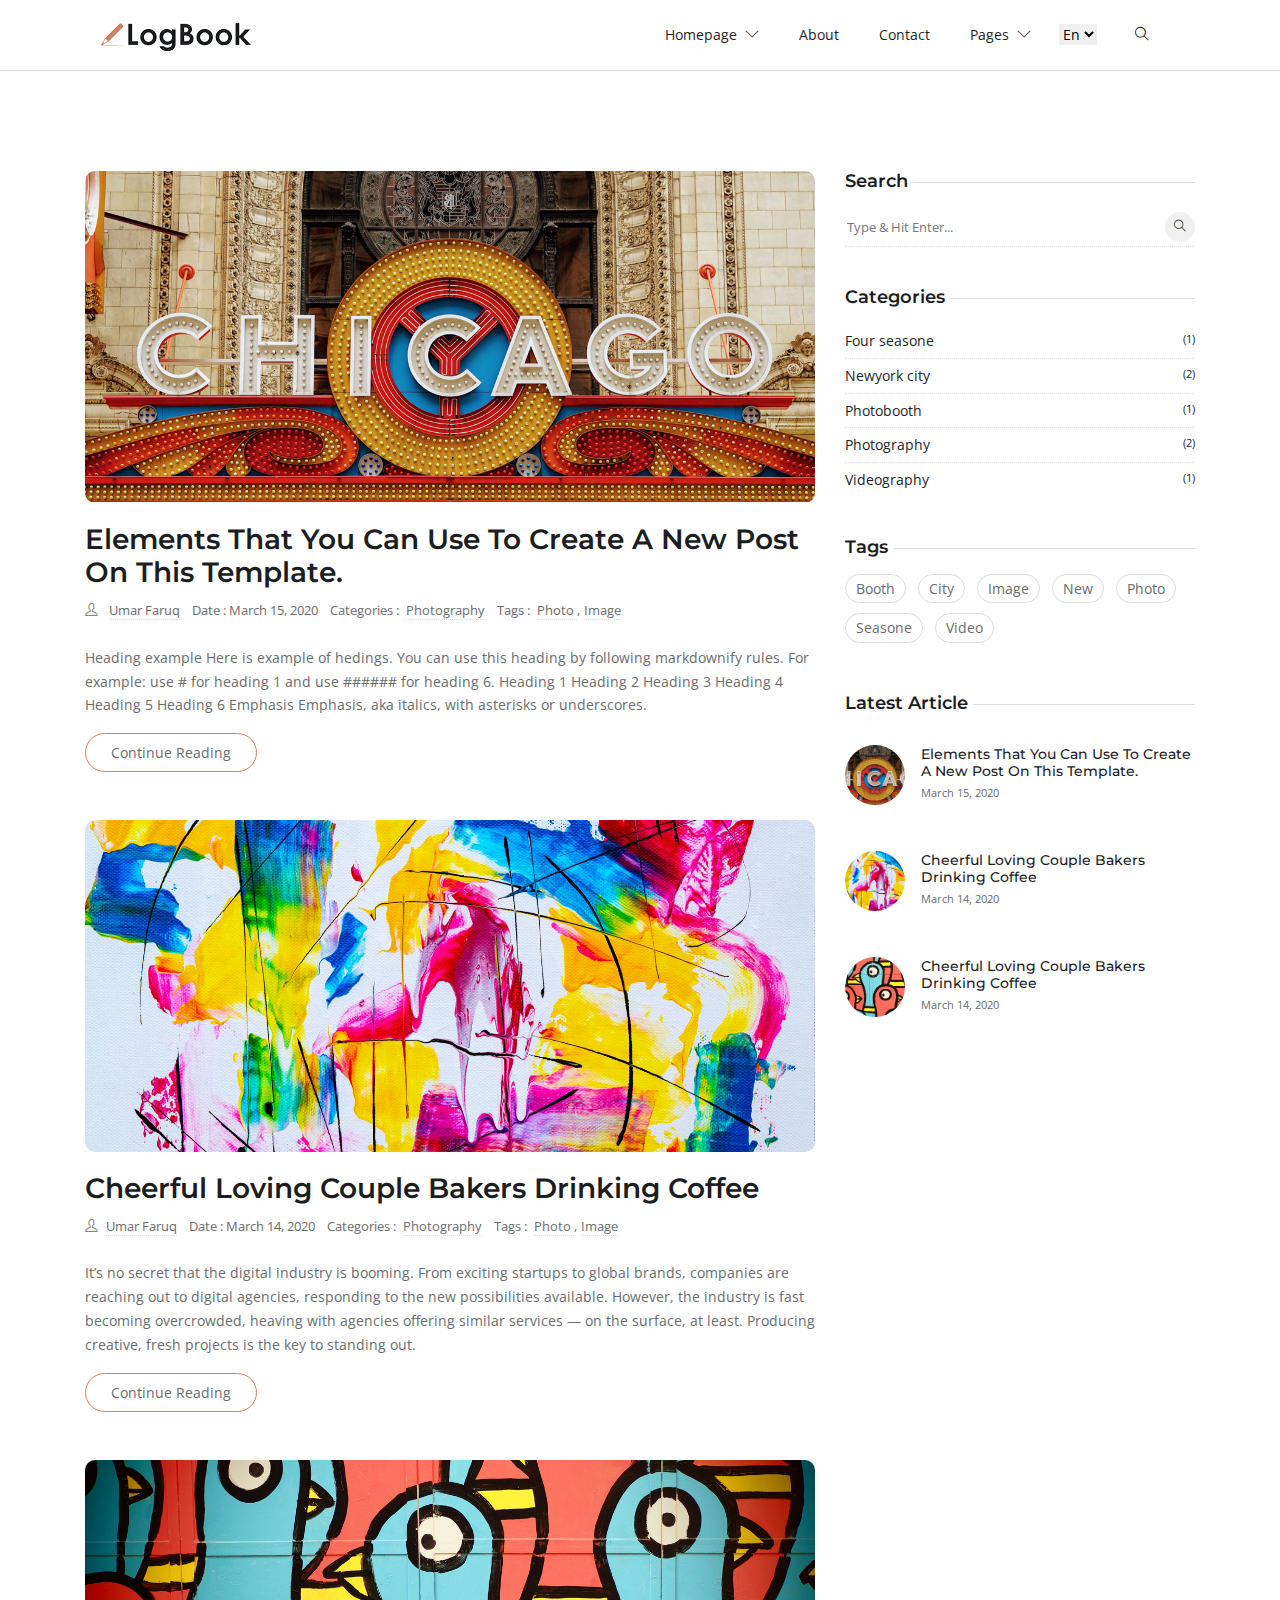
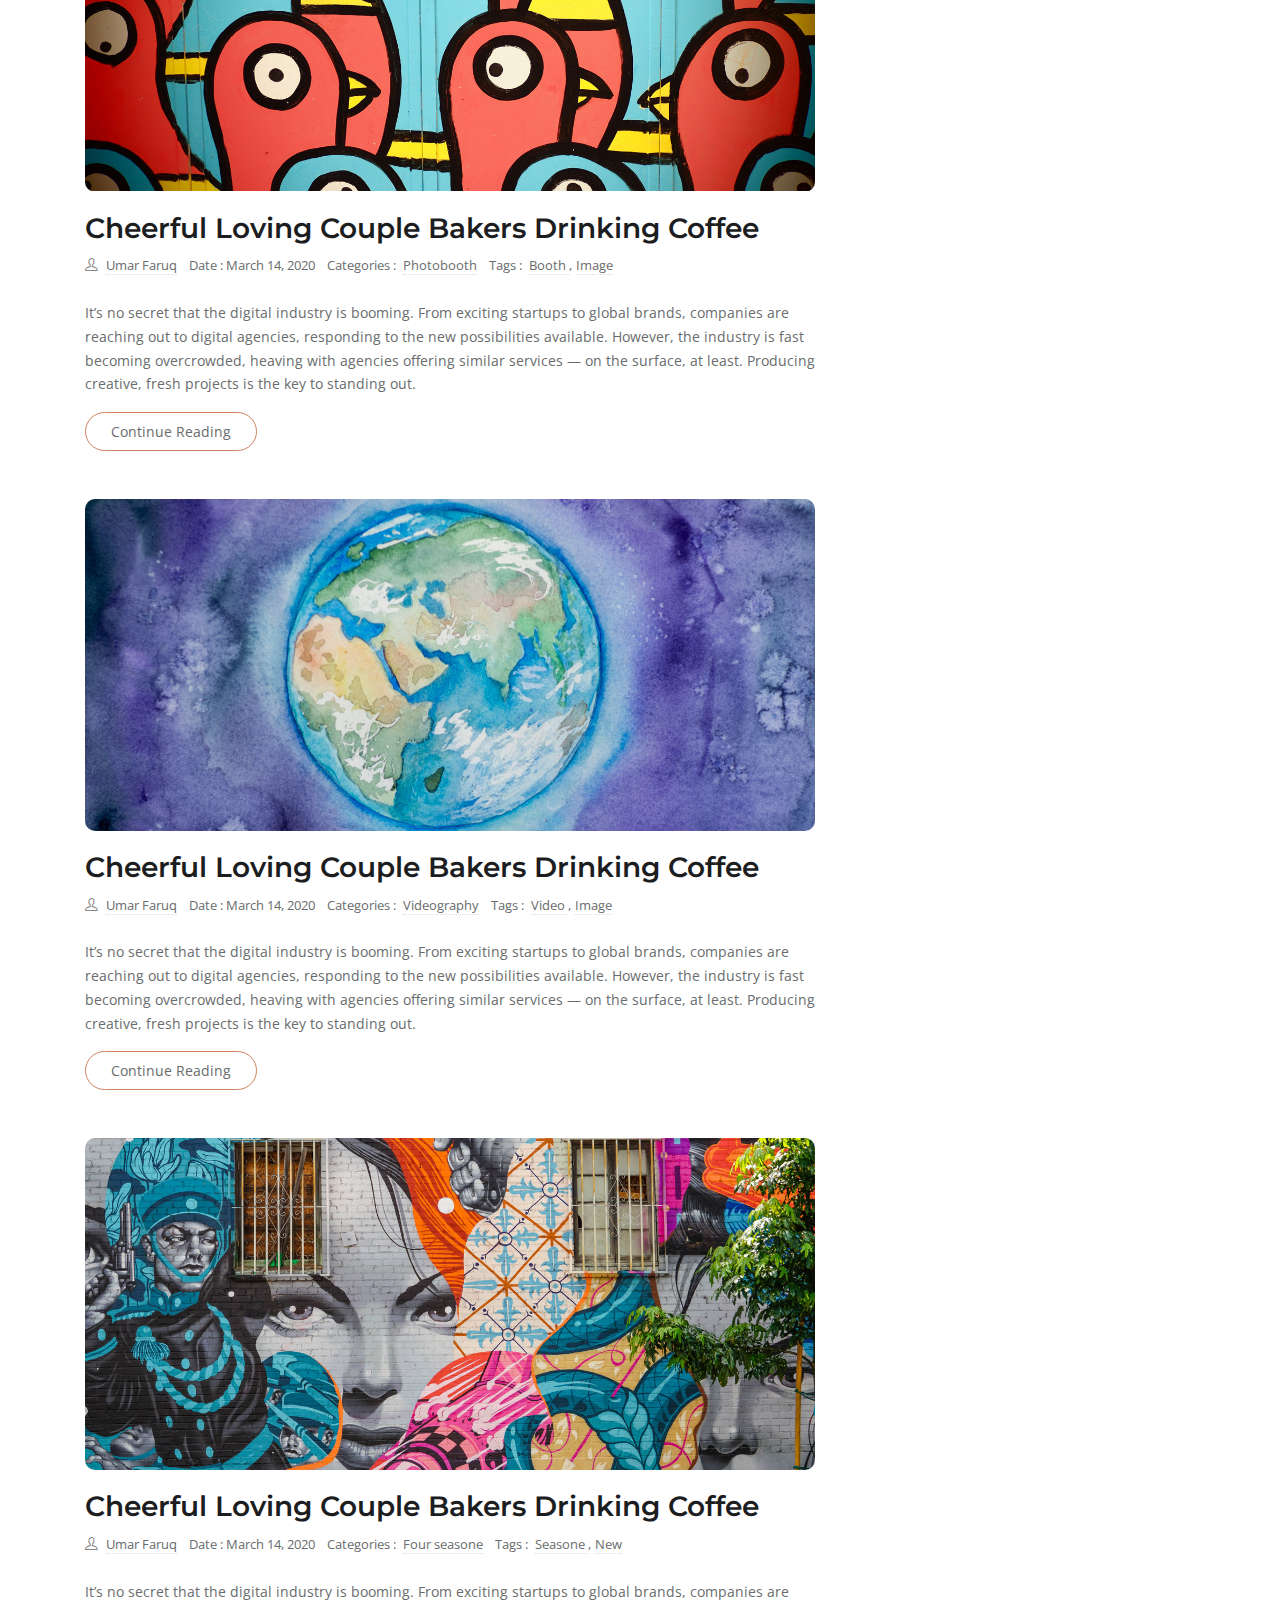
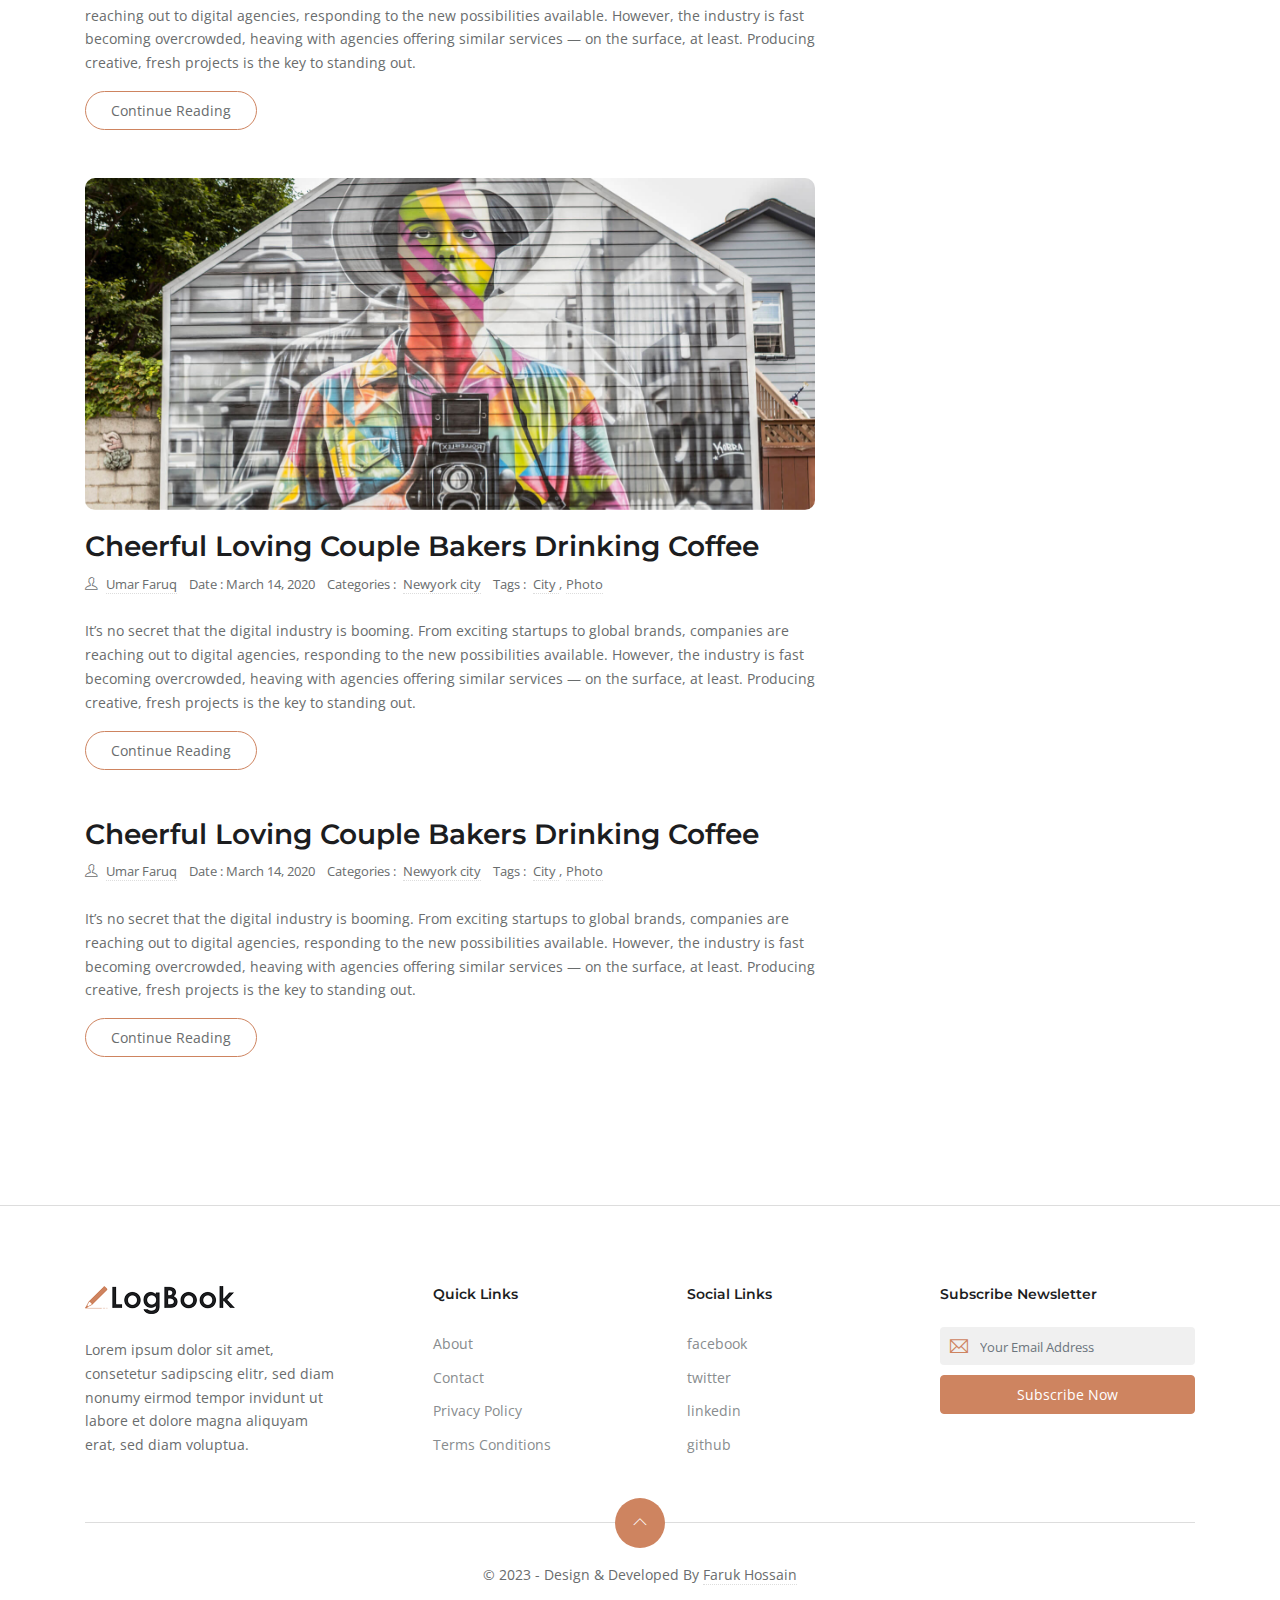
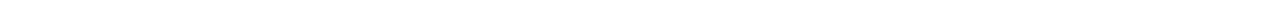
<file: index-full-right.html>
<!DOCTYPE html>
<html lang="en-us">

<head>
   <meta charset="utf-8">
   <title>Logbook - Homepage Full Right</title>

   <!-- mobile responsive meta -->
   <meta name="viewport" content="width=device-width, initial-scale=1, maximum-scale=5">
   <meta name="description" content="This is meta description">
   <meta name="author" content="Themefisher">

   <!-- plugins -->
   <link rel="preload" href="https://fonts.gstatic.com/s/opensans/v18/mem8YaGs126MiZpBA-UFWJ0bbck.woff2" style="font-display: optional;">
   <link rel="stylesheet" href="plugins/bootstrap/bootstrap.min.css">
   <link rel="stylesheet" href="https://fonts.googleapis.com/css?family=Montserrat:600%7cOpen&#43;Sans&amp;display=swap" media="screen">

   <link rel="stylesheet" href="plugins/themify-icons/themify-icons.css">
   <link rel="stylesheet" href="plugins/slick/slick.css">

   <!-- Main Stylesheet -->
   <link rel="stylesheet" href="css/style.css">

   <!--Favicon-->
   <link rel="shortcut icon" href="images/favicon.png" type="image/x-icon">
   <link rel="icon" href="images/favicon.png" type="image/x-icon">
</head>

<body>
<!-- navigation -->
<header class="sticky-top bg-white border-bottom border-default">
   <div class="container">

      <nav class="navbar navbar-expand-lg navbar-white">
         <a class="navbar-brand" href="index.html">
            <img class="img-fluid" width="150px" src="images/logo.png" alt="LogBook">
         </a>
         <button class="navbar-toggler border-0" type="button" data-toggle="collapse" data-target="#navigation">
            <i class="ti-menu"></i>
         </button>

         <div class="collapse navbar-collapse text-center" id="navigation">
            <ul class="navbar-nav ml-auto">
               <li class="nav-item dropdown">
                  <a class="nav-link" href="#" role="button" data-toggle="dropdown" aria-haspopup="true"
                     aria-expanded="false">
                     homepage <i class="ti-angle-down ml-1"></i>
                  </a>
                  <div class="dropdown-menu">
                     <a class="dropdown-item" href="index-full.html">Homepage Full Width</a>
                     <a class="dropdown-item" href="index-full-left.html">Homepage Full With Left Sidebar</a>
                     <a class="dropdown-item" href="index-full-right.html">Homepage Full With Right Sidebar</a>
                     <a class="dropdown-item" href="index-list.html">Homepage List Style</a>
                     <a class="dropdown-item" href="index-list-left.html">Homepage List With Left Sidebar</a>
                     <a class="dropdown-item" href="index-list-right.html">Homepage List With Right Sidebar</a>
                  </div>
               </li>
               <li class="nav-item">
                  <a class="nav-link" href="about.html">About</a>
               </li>
               <li class="nav-item">
                  <a class="nav-link" href="contact.html">Contact</a>
               </li>
               <li class="nav-item dropdown">
                  <a class="nav-link" href="#" role="button" data-toggle="dropdown" aria-haspopup="true"
                     aria-expanded="false">Pages <i class="ti-angle-down ml-1"></i>
                  </a>
                  <div class="dropdown-menu">
                     <a class="dropdown-item" href="author.html">Author</a>
                     <a class="dropdown-item" href="post-details-1.html">Post Details 1</a>
                     <a class="dropdown-item" href="post-details-2.html">Post Details 2</a>
                     <a class="dropdown-item" href="post-elements.html">Post Elements</a>
                     <a class="dropdown-item" href="privacy-policy.html">Privacy Policy</a>
                     <a class="dropdown-item" href="terms-conditions.html">Terms Conditions</a>
                  </div>
               </li>
            </ul>
            
            <select class="m-2 border-0" id="select-language">
               <option id="en" value="about/" selected>En</option>
               <option id="fr" value="fr/about/">Bn</option>
            </select>

            <!-- search -->
            <div class="search px-4">
               <button id="searchOpen" class="search-btn"><i class="ti-search"></i></button>
               <div class="search-wrapper">
                  <form action="javascript:void(0)" class="h-100">
                     <input class="search-box pl-4" id="search-query" name="s" type="search" placeholder="Type &amp; Hit Enter...">
                  </form>
                  <button id="searchClose" class="search-close"><i class="ti-close text-dark"></i></button>
               </div>
            </div>

         </div>
      </nav>
   </div>
</header>
<!-- /navigation -->

<section class="section">
	<div class="container">
		<div class="row">
			<div class="col-lg-8  mb-5 mb-lg-0">
				<article class="row mb-5">
					<div class="col-12">
						<div class="post-slider">
							<img loading="lazy" src="images/post/post-6.jpg" class="img-fluid" alt="post-thumb">
							<img loading="lazy" src="images/post/post-1.jpg" class="img-fluid" alt="post-thumb">
							<img loading="lazy" src="images/post/post-3.jpg" class="img-fluid" alt="post-thumb">
						</div>
					</div>
					<div class="col-12 mx-auto">
						<h3><a class="post-title" href="post-elements.html">Elements That You Can Use To Create A New Post On This Template.</a></h3>
						<ul class="list-inline post-meta mb-4">
							<li class="list-inline-item"><i class="ti-user mr-2"></i>
								<a href="author.html">Umar Faruq</a>
							</li>
							<li class="list-inline-item">Date : March 15, 2020</li>
							<li class="list-inline-item">Categories : <a href="#!" class="ml-1">Photography </a>
							</li>
							<li class="list-inline-item">Tags : <a href="#!" class="ml-1">Photo </a> ,<a href="#!" class="ml-1">Image </a>
							</li>
						</ul>
						<p>Heading example Here is example of hedings. You can use this heading by following markdownify rules. For example: use # for heading 1 and use ###### for heading 6. Heading 1 Heading 2 Heading 3 Heading 4 Heading 5 Heading 6 Emphasis Emphasis, aka italics, with asterisks or underscores.</p> <a href="post-elements.html" class="btn btn-outline-primary">Continue Reading</a>
					</div>
				</article>
				<article class="row mb-5">
					<div class="col-12">
						<div class="post-slider">
							<img loading="lazy" src="images/post/post-1.jpg" class="img-fluid" alt="post-thumb">
						</div>
					</div>
					<div class="col-12 mx-auto">
						<h3><a class="post-title" href="post-details-1.html">Cheerful Loving Couple Bakers Drinking Coffee</a></h3>
						<ul class="list-inline post-meta mb-4">
							<li class="list-inline-item"><i class="ti-user mr-2"></i><a href="author.html">Umar Faruq</a>
							</li>
							<li class="list-inline-item">Date : March 14, 2020</li>
							<li class="list-inline-item">Categories : <a href="#!" class="ml-1">Photography </a>
							</li>
							<li class="list-inline-item">Tags : <a href="#!" class="ml-1">Photo </a> ,<a href="#!" class="ml-1">Image </a>
							</li>
						</ul>
						<p>It’s no secret that the digital industry is booming. From exciting startups to global brands, companies are reaching out to digital agencies, responding to the new possibilities available. However, the industry is fast becoming overcrowded, heaving with agencies offering similar services — on the surface, at least. Producing creative, fresh projects is the key to standing out.</p> <a href="post-details-1.html" class="btn btn-outline-primary">Continue Reading</a>
					</div>
				</article>
				<article class="row mb-5">
					<div class="col-12">
						<div class="post-slider">
							<img loading="lazy" src="images/post/post-2.jpg" class="img-fluid" alt="post-thumb">
							<img loading="lazy" src="images/post/post-4.jpg" class="img-fluid" alt="post-thumb">
						</div>
					</div>
					<div class="col-12 mx-auto">
						<h3><a class="post-title" href="post-details-2.html">Cheerful Loving Couple Bakers Drinking Coffee</a></h3>
						<ul class="list-inline post-meta mb-4">
							<li class="list-inline-item"><i class="ti-user mr-2"></i><a href="author.html">Umar Faruq</a>
							</li>
							<li class="list-inline-item">Date : March 14, 2020</li>
							<li class="list-inline-item">Categories : <a href="#!" class="ml-1">Photobooth </a>
							</li>
							<li class="list-inline-item">Tags : <a href="#!" class="ml-1">Booth </a> ,<a href="#!" class="ml-1">Image </a>
							</li>
						</ul>
						<p>It’s no secret that the digital industry is booming. From exciting startups to global brands, companies are reaching out to digital agencies, responding to the new possibilities available. However, the industry is fast becoming overcrowded, heaving with agencies offering similar services — on the surface, at least. Producing creative, fresh projects is the key to standing out.</p> <a href="post-details-2.html" class="btn btn-outline-primary">Continue Reading</a>
					</div>
				</article>
				<article class="row mb-5">
					<div class="col-12">
						<div class="post-slider">
							<img loading="lazy" src="images/post/post-3.jpg" class="img-fluid" alt="post-thumb">
						</div>
					</div>
					<div class="col-12 mx-auto">
						<h3><a class="post-title" href="post-details-2.html">Cheerful Loving Couple Bakers Drinking Coffee</a></h3>
						<ul class="list-inline post-meta mb-4">
							<li class="list-inline-item"><i class="ti-user mr-2"></i><a href="author.html">Umar Faruq</a>
							</li>
							<li class="list-inline-item">Date : March 14, 2020</li>
							<li class="list-inline-item">Categories : <a href="#!" class="ml-1">Videography </a>
							</li>
							<li class="list-inline-item">Tags : <a href="#!" class="ml-1">Video </a> ,<a href="#!" class="ml-1">Image </a>
							</li>
						</ul>
						<p>It’s no secret that the digital industry is booming. From exciting startups to global brands, companies are reaching out to digital agencies, responding to the new possibilities available. However, the industry is fast becoming overcrowded, heaving with agencies offering similar services — on the surface, at least. Producing creative, fresh projects is the key to standing out.</p> <a href="post-details-2.html" class="btn btn-outline-primary">Continue Reading</a>
					</div>
				</article>
				<article class="row mb-5">
					<div class="col-12">
						<div class="post-slider">
							<img loading="lazy" src="images/post/post-4.jpg" class="img-fluid" alt="post-thumb">
							<img loading="lazy" src="images/post/post-1.jpg" class="img-fluid" alt="post-thumb">
						</div>
					</div>
					<div class="col-12 mx-auto">
						<h3><a class="post-title" href="post-details-1.html">Cheerful Loving Couple Bakers Drinking Coffee</a></h3>
						<ul class="list-inline post-meta mb-4">
							<li class="list-inline-item"><i class="ti-user mr-2"></i><a href="author.html">Umar Faruq</a>
							</li>
							<li class="list-inline-item">Date : March 14, 2020</li>
							<li class="list-inline-item">Categories : <a href="#!" class="ml-1">Four seasone </a>
							</li>
							<li class="list-inline-item">Tags : <a href="#!" class="ml-1">Seasone </a>
								,<a href="#!" class="ml-1">New </a>
							</li>
						</ul>
						<p>It’s no secret that the digital industry is booming. From exciting startups to global brands, companies are reaching out to digital agencies, responding to the new possibilities available. However, the industry is fast becoming overcrowded, heaving with agencies offering similar services — on the surface, at least. Producing creative, fresh projects is the key to standing out.</p> <a href="post-details-1.html" class="btn btn-outline-primary">Continue Reading</a>
					</div>
				</article>
				<article class="row mb-5">
					<div class="col-12">
						<div class="post-slider">
							<img loading="lazy" src="images/post/post-5.jpg" class="img-fluid" alt="post-thumb">
						</div>
					</div>
					<div class="col-12 mx-auto">
						<h3><a class="post-title" href="post-details-1.html">Cheerful Loving Couple Bakers Drinking Coffee</a></h3>
						<ul class="list-inline post-meta mb-4">
							<li class="list-inline-item"><i class="ti-user mr-2"></i><a href="author.html">Umar Faruq</a>
							</li>
							<li class="list-inline-item">Date : March 14, 2020</li>
							<li class="list-inline-item">Categories : <a href="#!" class="ml-1">Newyork city </a>
							</li>
							<li class="list-inline-item">Tags : <a href="#!" class="ml-1">City </a> ,<a href="#!" class="ml-1">Photo </a>
							</li>
						</ul>
						<p>It’s no secret that the digital industry is booming. From exciting startups to global brands, companies are reaching out to digital agencies, responding to the new possibilities available. However, the industry is fast becoming overcrowded, heaving with agencies offering similar services — on the surface, at least. Producing creative, fresh projects is the key to standing out.</p> <a href="post-details-1.html" class="btn btn-outline-primary">Continue Reading</a>
					</div>
				</article>
				<article class="row mb-5">
					<div class="col-12 mx-auto">
						<h3><a class="post-title" href="post-details-2.html">Cheerful Loving Couple Bakers Drinking Coffee</a></h3>
						<ul class="list-inline post-meta mb-4">
							<li class="list-inline-item"><i class="ti-user mr-2"></i><a href="author.html">Umar Faruq</a>
							</li>
							<li class="list-inline-item">Date : March 14, 2020</li>
							<li class="list-inline-item">Categories : <a href="#!" class="ml-1">Newyork city </a>
							</li>
							<li class="list-inline-item">Tags : <a href="#!" class="ml-1">City </a> ,<a href="#!" class="ml-1">Photo </a>
							</li>
						</ul>
						<p>It’s no secret that the digital industry is booming. From exciting startups to global brands, companies are reaching out to digital agencies, responding to the new possibilities available. However, the industry is fast becoming overcrowded, heaving with agencies offering similar services — on the surface, at least. Producing creative, fresh projects is the key to standing out.</p> <a href="post-details-2.html" class="btn btn-outline-primary">Continue Reading</a>
					</div>
				</article>
			</div>
			<aside class="col-lg-4">
				   <!-- Search -->
   <div class="widget">
      <h5 class="widget-title"><span>Search</span></h5>
      <form action="/logbook-hugo/search" class="widget-search">
         <input id="search-query" name="s" type="search" placeholder="Type &amp; Hit Enter...">
         <button type="submit"><i class="ti-search"></i>
         </button>
      </form>
   </div>
   <!-- categories -->
   <div class="widget">
      <h5 class="widget-title"><span>Categories</span></h5>
      <ul class="list-unstyled widget-list">
         <li><a href="#!" class="d-flex">Four seasone
               <small class="ml-auto">(1)</small></a>
         </li>
         <li><a href="#!" class="d-flex">Newyork city
               <small class="ml-auto">(2)</small></a>
         </li>
         <li><a href="#!" class="d-flex">Photobooth
               <small class="ml-auto">(1)</small></a>
         </li>
         <li><a href="#!" class="d-flex">Photography
               <small class="ml-auto">(2)</small></a>
         </li>
         <li><a href="#!" class="d-flex">Videography
               <small class="ml-auto">(1)</small></a>
         </li>
      </ul>
   </div>
   <!-- tags -->
   <div class="widget">
      <h5 class="widget-title"><span>Tags</span></h5>
      <ul class="list-inline widget-list-inline">
         <li class="list-inline-item"><a href="#!">Booth</a>
         </li>
         <li class="list-inline-item"><a href="#!">City</a>
         </li>
         <li class="list-inline-item"><a href="#!">Image</a>
         </li>
         <li class="list-inline-item"><a href="#!">New</a>
         </li>
         <li class="list-inline-item"><a href="#!">Photo</a>
         </li>
         <li class="list-inline-item"><a href="#!">Seasone</a>
         </li>
         <li class="list-inline-item"><a href="#!">Video</a>
         </li>
      </ul>
   </div>
   <!-- latest post -->
   <div class="widget">
      <h5 class="widget-title"><span>Latest Article</span></h5>
      <!-- post-item -->
      <ul class="list-unstyled widget-list">
         <li class="media widget-post align-items-center">
            <a href="post-elements.html">
               <img loading="lazy" class="mr-3" src="images/post/post-6.jpg">
            </a>
            <div class="media-body">
               <h5 class="h6 mb-0"><a href="post-elements.html">Elements That You Can Use To Create A New Post On
                     This Template.</a></h5>
               <small>March 15, 2020</small>
            </div>
         </li>
      </ul>
      <ul class="list-unstyled widget-list">
         <li class="media widget-post align-items-center">
            <a href="post-details-1.html">
               <img loading="lazy" class="mr-3" src="images/post/post-1.jpg">
            </a>
            <div class="media-body">
               <h5 class="h6 mb-0"><a href="post-details-1.html">Cheerful Loving Couple Bakers Drinking Coffee</a>
               </h5>
               <small>March 14, 2020</small>
            </div>
         </li>
      </ul>
      <ul class="list-unstyled widget-list">
         <li class="media widget-post align-items-center">
            <a href="post-details-2.html">
               <img loading="lazy" class="mr-3" src="images/post/post-2.jpg">
            </a>
            <div class="media-body">
               <h5 class="h6 mb-0"><a href="post-details-2.html">Cheerful Loving Couple Bakers Drinking Coffee</a>
               </h5>
               <small>March 14, 2020</small>
            </div>
         </li>
      </ul>
   </div>
			</aside>
		</div>
	</div>
</section>

   <footer class="section-sm pb-0 border-top border-default">
      <div class="container">
         <div class="row justify-content-between">
            <div class="col-md-3 mb-4">
               <a class="mb-4 d-block" href="index.html">
                  <img class="img-fluid" width="150px" src="images/logo.png" alt="LogBook">
               </a>
               <p>Lorem ipsum dolor sit amet, consetetur sadipscing elitr, sed diam nonumy eirmod tempor invidunt ut labore et dolore magna aliquyam erat, sed diam voluptua.</p>
            </div>

            <div class="col-lg-2 col-md-3 col-6 mb-4">
               <h6 class="mb-4">Quick Links</h6>
               <ul class="list-unstyled footer-list">
                  <li><a href="about.html">About</a></li>
                  <li><a href="contact.html">Contact</a></li>
                  <li><a href="privacy-policy.html">Privacy Policy</a></li>
                  <li><a href="terms-conditions.html">Terms Conditions</a></li>
               </ul>
            </div>

            <div class="col-lg-2 col-md-3 col-6 mb-4">
               <h6 class="mb-4">Social Links</h6>
               <ul class="list-unstyled footer-list">
                  <li><a href="#">facebook</a></li>
                  <li><a href="#">twitter</a></li>
                  <li><a href="#">linkedin</a></li>
                  <li><a href="#">github</a></li>
               </ul>
            </div>

            <div class="col-md-3 mb-4">
               <h6 class="mb-4">Subscribe Newsletter</h6>
               <form class="subscription" action="javascript:void(0)" method="post">
                  <div class="position-relative">
                     <i class="ti-email email-icon"></i>
                     <input type="email" class="form-control" placeholder="Your Email Address">
                  </div>
                  <button class="btn btn-primary btn-block rounded" type="submit">Subscribe now</button>
               </form>
            </div>
         </div>
         <div class="scroll-top">
            <a href="javascript:void(0);" id="scrollTop"><i class="ti-angle-up"></i></a>
         </div>
         <div class="text-center">
            <p class="content">&copy; 2023 - Design &amp; Developed By <a href="https://github.com/Faruqdigital" target="_blank">Faruk Hossain</a></p>
         </div>
      </div>
   </footer>


   <!-- JS Plugins -->
   <script src="plugins/jQuery/jquery.min.js"></script>
   <script src="plugins/bootstrap/bootstrap.min.js" async></script>
   <script src="plugins/slick/slick.min.js"></script>

   <!-- Main Script -->
   <script src="js/script.js"></script>
</body>
</html>
</file>
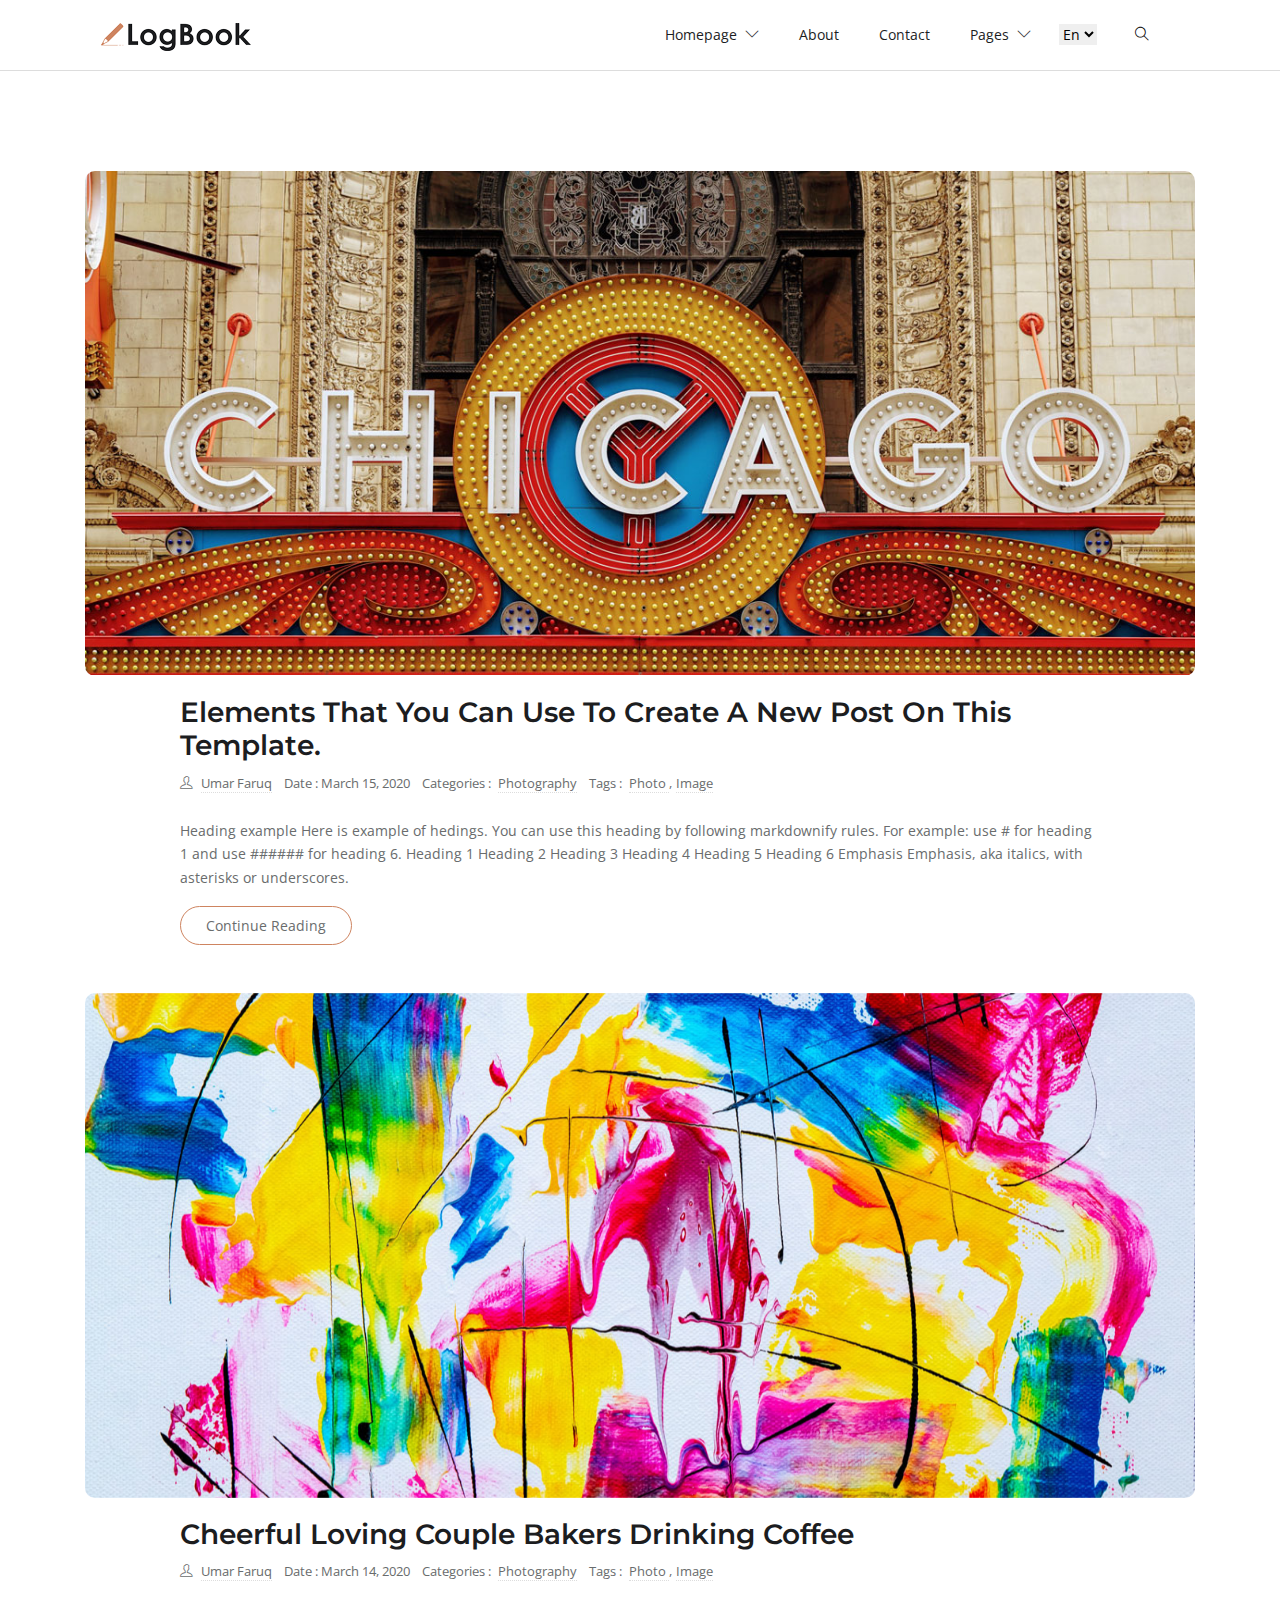
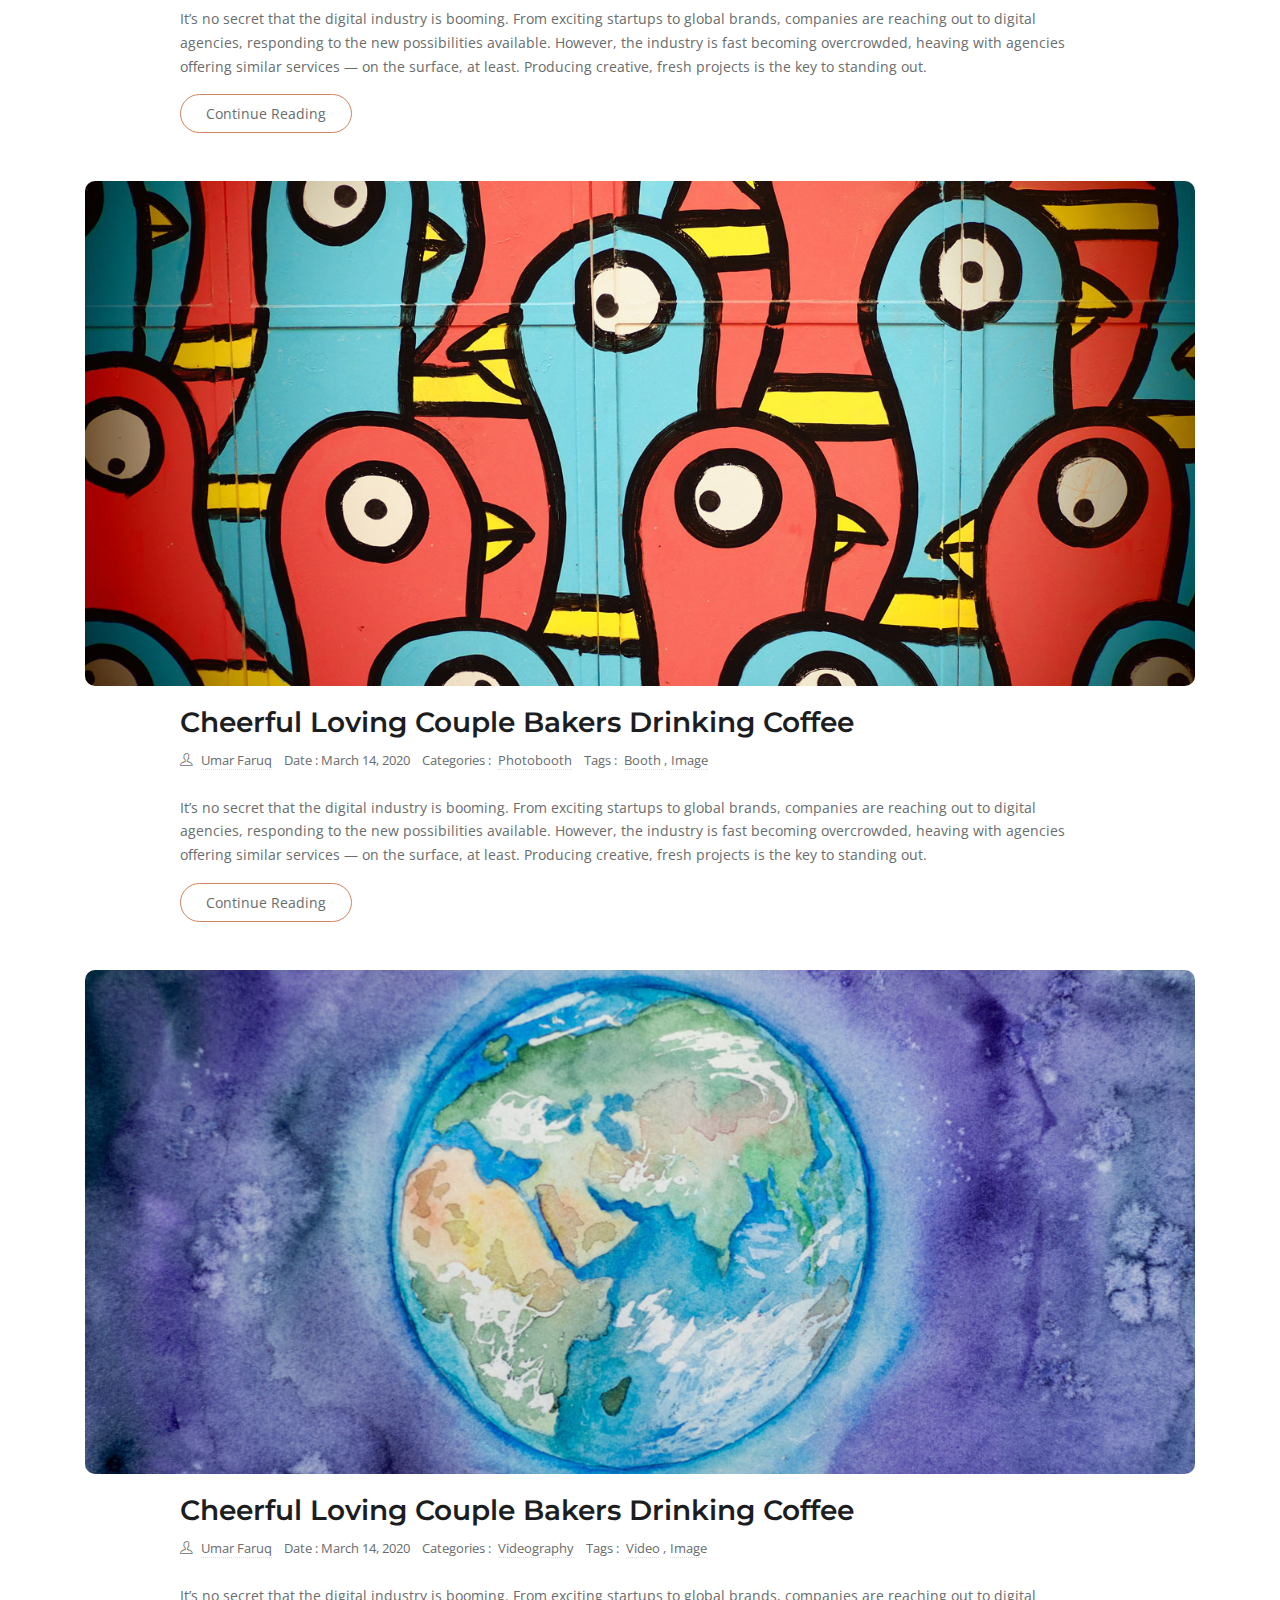
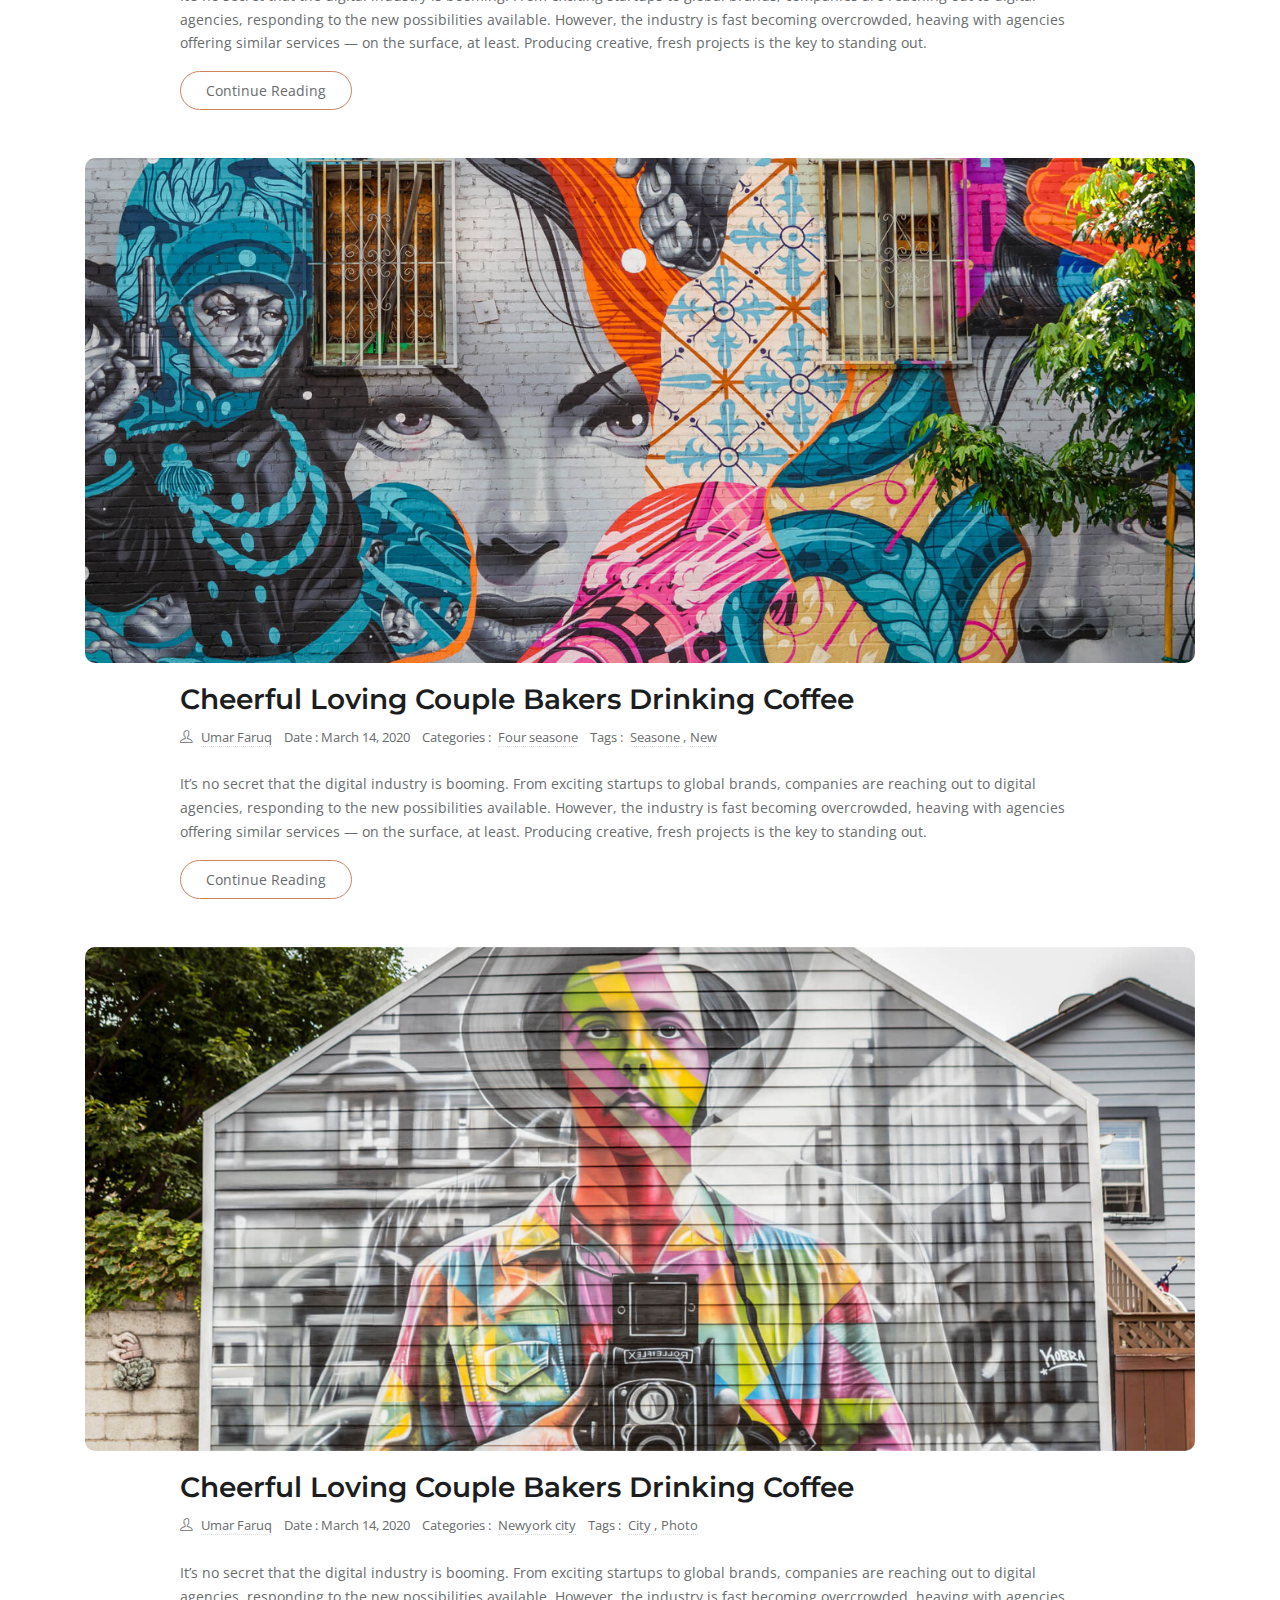
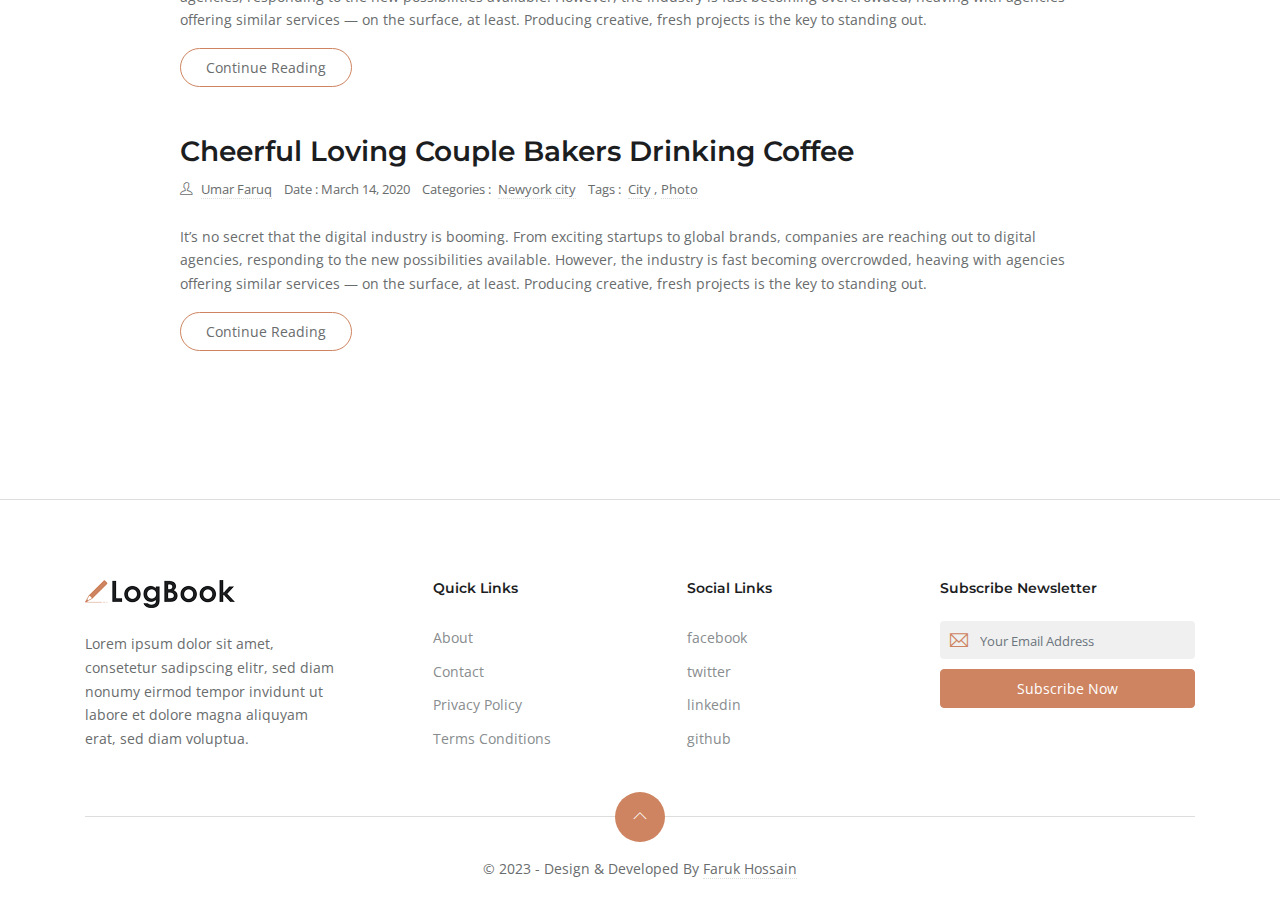
<file: index-full.html>
<!DOCTYPE html>
<html lang="en-us">

<head>
   <meta charset="utf-8">
   <title>Logbook - Homepage Full</title>

   <!-- mobile responsive meta -->
   <meta name="viewport" content="width=device-width, initial-scale=1, maximum-scale=5">
   <meta name="description" content="This is meta description">
   <meta name="author" content="Themefisher">

   <!-- plugins -->
   <link rel="preload" href="https://fonts.gstatic.com/s/opensans/v18/mem8YaGs126MiZpBA-UFWJ0bbck.woff2" style="font-display: optional;">
   <link rel="stylesheet" href="plugins/bootstrap/bootstrap.min.css">
   <link rel="stylesheet" href="https://fonts.googleapis.com/css?family=Montserrat:600%7cOpen&#43;Sans&amp;display=swap" media="screen">

   <link rel="stylesheet" href="plugins/themify-icons/themify-icons.css">
   <link rel="stylesheet" href="plugins/slick/slick.css">

   <!-- Main Stylesheet -->
   <link rel="stylesheet" href="css/style.css">

   <!--Favicon-->
   <link rel="shortcut icon" href="images/favicon.png" type="image/x-icon">
   <link rel="icon" href="images/favicon.png" type="image/x-icon">
</head>

<body>
<!-- navigation -->
<header class="sticky-top bg-white border-bottom border-default">
   <div class="container">

      <nav class="navbar navbar-expand-lg navbar-white">
         <a class="navbar-brand" href="index.html">
            <img class="img-fluid" width="150px" src="images/logo.png" alt="LogBook">
         </a>
         <button class="navbar-toggler border-0" type="button" data-toggle="collapse" data-target="#navigation">
            <i class="ti-menu"></i>
         </button>

         <div class="collapse navbar-collapse text-center" id="navigation">
            <ul class="navbar-nav ml-auto">
               <li class="nav-item dropdown">
                  <a class="nav-link" href="#" role="button" data-toggle="dropdown" aria-haspopup="true"
                     aria-expanded="false">
                     homepage <i class="ti-angle-down ml-1"></i>
                  </a>
                  <div class="dropdown-menu">
                     <a class="dropdown-item" href="index-full.html">Homepage Full Width</a>
                     <a class="dropdown-item" href="index-full-left.html">Homepage Full With Left Sidebar</a>
                     <a class="dropdown-item" href="index-full-right.html">Homepage Full With Right Sidebar</a>
                     <a class="dropdown-item" href="index-list.html">Homepage List Style</a>
                     <a class="dropdown-item" href="index-list-left.html">Homepage List With Left Sidebar</a>
                     <a class="dropdown-item" href="index-list-right.html">Homepage List With Right Sidebar</a>
                  </div>
               </li>
               <li class="nav-item">
                  <a class="nav-link" href="about.html">About</a>
               </li>
               <li class="nav-item">
                  <a class="nav-link" href="contact.html">Contact</a>
               </li>
               <li class="nav-item dropdown">
                  <a class="nav-link" href="#" role="button" data-toggle="dropdown" aria-haspopup="true"
                     aria-expanded="false">Pages <i class="ti-angle-down ml-1"></i>
                  </a>
                  <div class="dropdown-menu">
                     <a class="dropdown-item" href="author.html">Author</a>
                     <a class="dropdown-item" href="post-details-1.html">Post Details 1</a>
                     <a class="dropdown-item" href="post-details-2.html">Post Details 2</a>
                     <a class="dropdown-item" href="post-elements.html">Post Elements</a>
                     <a class="dropdown-item" href="privacy-policy.html">Privacy Policy</a>
                     <a class="dropdown-item" href="terms-conditions.html">Terms Conditions</a>
                  </div>
               </li>
            </ul>
            
            <select class="m-2 border-0" id="select-language">
               <option id="en" value="about/" selected>En</option>
               <option id="fr" value="fr/about/">Bn</option>
            </select>

            <!-- search -->
            <div class="search px-4">
               <button id="searchOpen" class="search-btn"><i class="ti-search"></i></button>
               <div class="search-wrapper">
                  <form action="javascript:void(0)" class="h-100">
                     <input class="search-box pl-4" id="search-query" name="s" type="search" placeholder="Type &amp; Hit Enter...">
                  </form>
                  <button id="searchClose" class="search-close"><i class="ti-close text-dark"></i></button>
               </div>
            </div>

         </div>
      </nav>
   </div>
</header>
<!-- /navigation -->

<section class="section">
	<div class="container">
		<div class="row">
			<div class="col-12  mb-5 mb-lg-0">
				<article class="row mb-5">
					<div class="col-12">
						<div class="post-slider">
							<img loading="lazy" src="images/post/post-6.jpg" class="img-fluid" alt="post-thumb">
							<img loading="lazy" src="images/post/post-1.jpg" class="img-fluid" alt="post-thumb">
							<img loading="lazy" src="images/post/post-3.jpg" class="img-fluid" alt="post-thumb">
						</div>
					</div>
					<div class="col-lg-10 mx-auto">
						<h3><a class="post-title" href="post-elements.html">Elements That You Can Use To Create A New Post On This
                        Template.</a></h3>
						<ul class="list-inline post-meta mb-4">
							<li class="list-inline-item"><i class="ti-user mr-2"></i><a href="author.html">Umar Faruq</a>
							</li>
							<li class="list-inline-item">Date : March 15, 2020</li>
							<li class="list-inline-item">Categories : <a href="#!" class="ml-1">Photography </a>
							</li>
							<li class="list-inline-item">Tags : <a href="#!" class="ml-1">Photo </a> ,<a href="#!" class="ml-1">Image </a>
							</li>
						</ul>
						<p>Heading example Here is example of hedings. You can use this heading by following markdownify rules. For example: use # for heading 1 and use ###### for heading 6. Heading 1 Heading 2 Heading 3 Heading 4 Heading 5 Heading 6 Emphasis Emphasis, aka italics, with asterisks or underscores.</p> <a href="post-elements.html" class="btn btn-outline-primary">Continue Reading</a>
					</div>
				</article>
				<article class="row mb-5">
					<div class="col-12">
						<div class="post-slider">
							<img loading="lazy" src="images/post/post-1.jpg" class="img-fluid" alt="post-thumb">
						</div>
					</div>
					<div class="col-lg-10 mx-auto">
						<h3><a class="post-title" href="post-details-1.html">Cheerful Loving Couple Bakers Drinking Coffee</a></h3>
						<ul class="list-inline post-meta mb-4">
							<li class="list-inline-item"><i class="ti-user mr-2"></i><a href="author.html">Umar Faruq</a>
							</li>
							<li class="list-inline-item">Date : March 14, 2020</li>
							<li class="list-inline-item">Categories : <a href="#!" class="ml-1">Photography </a>
							</li>
							<li class="list-inline-item">Tags : <a href="#!" class="ml-1">Photo </a> ,<a href="#!" class="ml-1">Image </a>
							</li>
						</ul>
						<p>It’s no secret that the digital industry is booming. From exciting startups to global brands, companies are reaching out to digital agencies, responding to the new possibilities available. However, the industry is fast becoming overcrowded, heaving with agencies offering similar services — on the surface, at least. Producing creative, fresh projects is the key to standing out.</p> <a href="post-details-1.html" class="btn btn-outline-primary">Continue Reading</a>
					</div>
				</article>
				<article class="row mb-5">
					<div class="col-12">
						<div class="post-slider">
							<img loading="lazy" src="images/post/post-2.jpg" class="img-fluid" alt="post-thumb">
							<img loading="lazy" src="images/post/post-4.jpg" class="img-fluid" alt="post-thumb">
						</div>
					</div>
					<div class="col-lg-10 mx-auto">
						<h3><a class="post-title" href="post-details-2.html">Cheerful Loving Couple Bakers Drinking Coffee</a></h3>
						<ul class="list-inline post-meta mb-4">
							<li class="list-inline-item"><i class="ti-user mr-2"></i><a href="author.html">Umar Faruq</a>
							</li>
							<li class="list-inline-item">Date : March 14, 2020</li>
							<li class="list-inline-item">Categories : <a href="#!" class="ml-1">Photobooth </a>
							</li>
							<li class="list-inline-item">Tags : <a href="#!" class="ml-1">Booth </a> ,<a href="#!" class="ml-1">Image </a>
							</li>
						</ul>
						<p>It’s no secret that the digital industry is booming. From exciting startups to global brands, companies are reaching out to digital agencies, responding to the new possibilities available. However, the industry is fast becoming overcrowded, heaving with agencies offering similar services — on the surface, at least. Producing creative, fresh projects is the key to standing out.</p> <a href="post-details-2.html" class="btn btn-outline-primary">Continue Reading</a>
					</div>
				</article>
				<article class="row mb-5">
					<div class="col-12">
						<div class="post-slider">
							<img loading="lazy" src="images/post/post-3.jpg" class="img-fluid" alt="post-thumb">
						</div>
					</div>
					<div class="col-lg-10 mx-auto">
						<h3><a class="post-title" href="post-details-2.html">Cheerful Loving Couple Bakers Drinking Coffee</a></h3>
						<ul class="list-inline post-meta mb-4">
							<li class="list-inline-item"><i class="ti-user mr-2"></i><a href="author.html">Umar Faruq</a>
							</li>
							<li class="list-inline-item">Date : March 14, 2020</li>
							<li class="list-inline-item">Categories : <a href="#!" class="ml-1">Videography </a>
							</li>
							<li class="list-inline-item">Tags : <a href="#!" class="ml-1">Video </a> ,<a href="#!" class="ml-1">Image </a>
							</li>
						</ul>
						<p>It’s no secret that the digital industry is booming. From exciting startups to global brands, companies are reaching out to digital agencies, responding to the new possibilities available. However, the industry is fast becoming overcrowded, heaving with agencies offering similar services — on the surface, at least. Producing creative, fresh projects is the key to standing out.</p> <a href="post-details-2.html" class="btn btn-outline-primary">Continue Reading</a>
					</div>
				</article>
				<article class="row mb-5">
					<div class="col-12">
						<div class="post-slider">
							<img loading="lazy" src="images/post/post-4.jpg" class="img-fluid" alt="post-thumb">
							<img loading="lazy" src="images/post/post-1.jpg" class="img-fluid" alt="post-thumb">
						</div>
					</div>
					<div class="col-lg-10 mx-auto">
						<h3><a class="post-title" href="post-details-1.html">Cheerful Loving Couple Bakers Drinking Coffee</a></h3>
						<ul class="list-inline post-meta mb-4">
							<li class="list-inline-item"><i class="ti-user mr-2"></i><a href="author.html">Umar Faruq</a>
							</li>
							<li class="list-inline-item">Date : March 14, 2020</li>
							<li class="list-inline-item">Categories : <a href="#!" class="ml-1">Four seasone </a>
							</li>
							<li class="list-inline-item">Tags : <a href="#!" class="ml-1">Seasone </a>
								,<a href="#!" class="ml-1">New </a>
							</li>
						</ul>
						<p>It’s no secret that the digital industry is booming. From exciting startups to global brands, companies are reaching out to digital agencies, responding to the new possibilities available. However, the industry is fast becoming overcrowded, heaving with agencies offering similar services — on the surface, at least. Producing creative, fresh projects is the key to standing out.</p> <a href="post-details-1.html" class="btn btn-outline-primary">Continue Reading</a>
					</div>
				</article>
				<article class="row mb-5">
					<div class="col-12">
						<div class="post-slider">
							<img loading="lazy" src="images/post/post-5.jpg" class="img-fluid" alt="post-thumb">
						</div>
					</div>
					<div class="col-lg-10 mx-auto">
						<h3><a class="post-title" href="post-details-1.html">Cheerful Loving Couple Bakers Drinking Coffee</a></h3>
						<ul class="list-inline post-meta mb-4">
							<li class="list-inline-item"><i class="ti-user mr-2"></i><a href="author.html">Umar Faruq</a>
							</li>
							<li class="list-inline-item">Date : March 14, 2020</li>
							<li class="list-inline-item">Categories : <a href="#!" class="ml-1">Newyork city </a>
							</li>
							<li class="list-inline-item">Tags : <a href="#!" class="ml-1">City </a> ,<a href="#!" class="ml-1">Photo </a>
							</li>
						</ul>
						<p>It’s no secret that the digital industry is booming. From exciting startups to global brands, companies are reaching out to digital agencies, responding to the new possibilities available. However, the industry is fast becoming overcrowded, heaving with agencies offering similar services — on the surface, at least. Producing creative, fresh projects is the key to standing out.</p> <a href="post-details-1.html" class="btn btn-outline-primary">Continue Reading</a>
					</div>
				</article>
				<article class="row mb-5">
					<div class="col-lg-10 mx-auto">
						<h3><a class="post-title" href="post-details-2.html">Cheerful Loving Couple Bakers Drinking Coffee</a></h3>
						<ul class="list-inline post-meta mb-4">
							<li class="list-inline-item"><i class="ti-user mr-2"></i><a href="author.html">Umar Faruq</a>
							</li>
							<li class="list-inline-item">Date : March 14, 2020</li>
							<li class="list-inline-item">Categories : <a href="#!" class="ml-1">Newyork city </a>
							</li>
							<li class="list-inline-item">Tags : <a href="#!" class="ml-1">City </a> ,<a href="#!" class="ml-1">Photo </a>
							</li>
						</ul>
						<p>It’s no secret that the digital industry is booming. From exciting startups to global brands, companies are reaching out to digital agencies, responding to the new possibilities available. However, the industry is fast becoming overcrowded, heaving with agencies offering similar services — on the surface, at least. Producing creative, fresh projects is the key to standing out.</p> <a href="post-details-2.html" class="btn btn-outline-primary">Continue Reading</a>
					</div>
				</article>
			</div>
		</div>
	</div>
</section>

   <footer class="section-sm pb-0 border-top border-default">
      <div class="container">
         <div class="row justify-content-between">
            <div class="col-md-3 mb-4">
               <a class="mb-4 d-block" href="index.html">
                  <img class="img-fluid" width="150px" src="images/logo.png" alt="LogBook">
               </a>
               <p>Lorem ipsum dolor sit amet, consetetur sadipscing elitr, sed diam nonumy eirmod tempor invidunt ut labore et dolore magna aliquyam erat, sed diam voluptua.</p>
            </div>

            <div class="col-lg-2 col-md-3 col-6 mb-4">
               <h6 class="mb-4">Quick Links</h6>
               <ul class="list-unstyled footer-list">
                  <li><a href="about.html">About</a></li>
                  <li><a href="contact.html">Contact</a></li>
                  <li><a href="privacy-policy.html">Privacy Policy</a></li>
                  <li><a href="terms-conditions.html">Terms Conditions</a></li>
               </ul>
            </div>

            <div class="col-lg-2 col-md-3 col-6 mb-4">
               <h6 class="mb-4">Social Links</h6>
               <ul class="list-unstyled footer-list">
                  <li><a href="#">facebook</a></li>
                  <li><a href="#">twitter</a></li>
                  <li><a href="#">linkedin</a></li>
                  <li><a href="#">github</a></li>
               </ul>
            </div>

            <div class="col-md-3 mb-4">
               <h6 class="mb-4">Subscribe Newsletter</h6>
               <form class="subscription" action="javascript:void(0)" method="post">
                  <div class="position-relative">
                     <i class="ti-email email-icon"></i>
                     <input type="email" class="form-control" placeholder="Your Email Address">
                  </div>
                  <button class="btn btn-primary btn-block rounded" type="submit">Subscribe now</button>
               </form>
            </div>
         </div>
         <div class="scroll-top">
            <a href="javascript:void(0);" id="scrollTop"><i class="ti-angle-up"></i></a>
         </div>
         <div class="text-center">
            <p class="content">&copy; 2023 - Design &amp; Developed By <a href="https://github.com/Faruqdigital" target="_blank">Faruk Hossain</a></p>
         </div>
      </div>
   </footer>


   <!-- JS Plugins -->
   <script src="plugins/jQuery/jquery.min.js"></script>
   <script src="plugins/bootstrap/bootstrap.min.js" async></script>
   <script src="plugins/slick/slick.min.js"></script>

   <!-- Main Script -->
   <script src="js/script.js"></script>
</body>
</html>
</file>
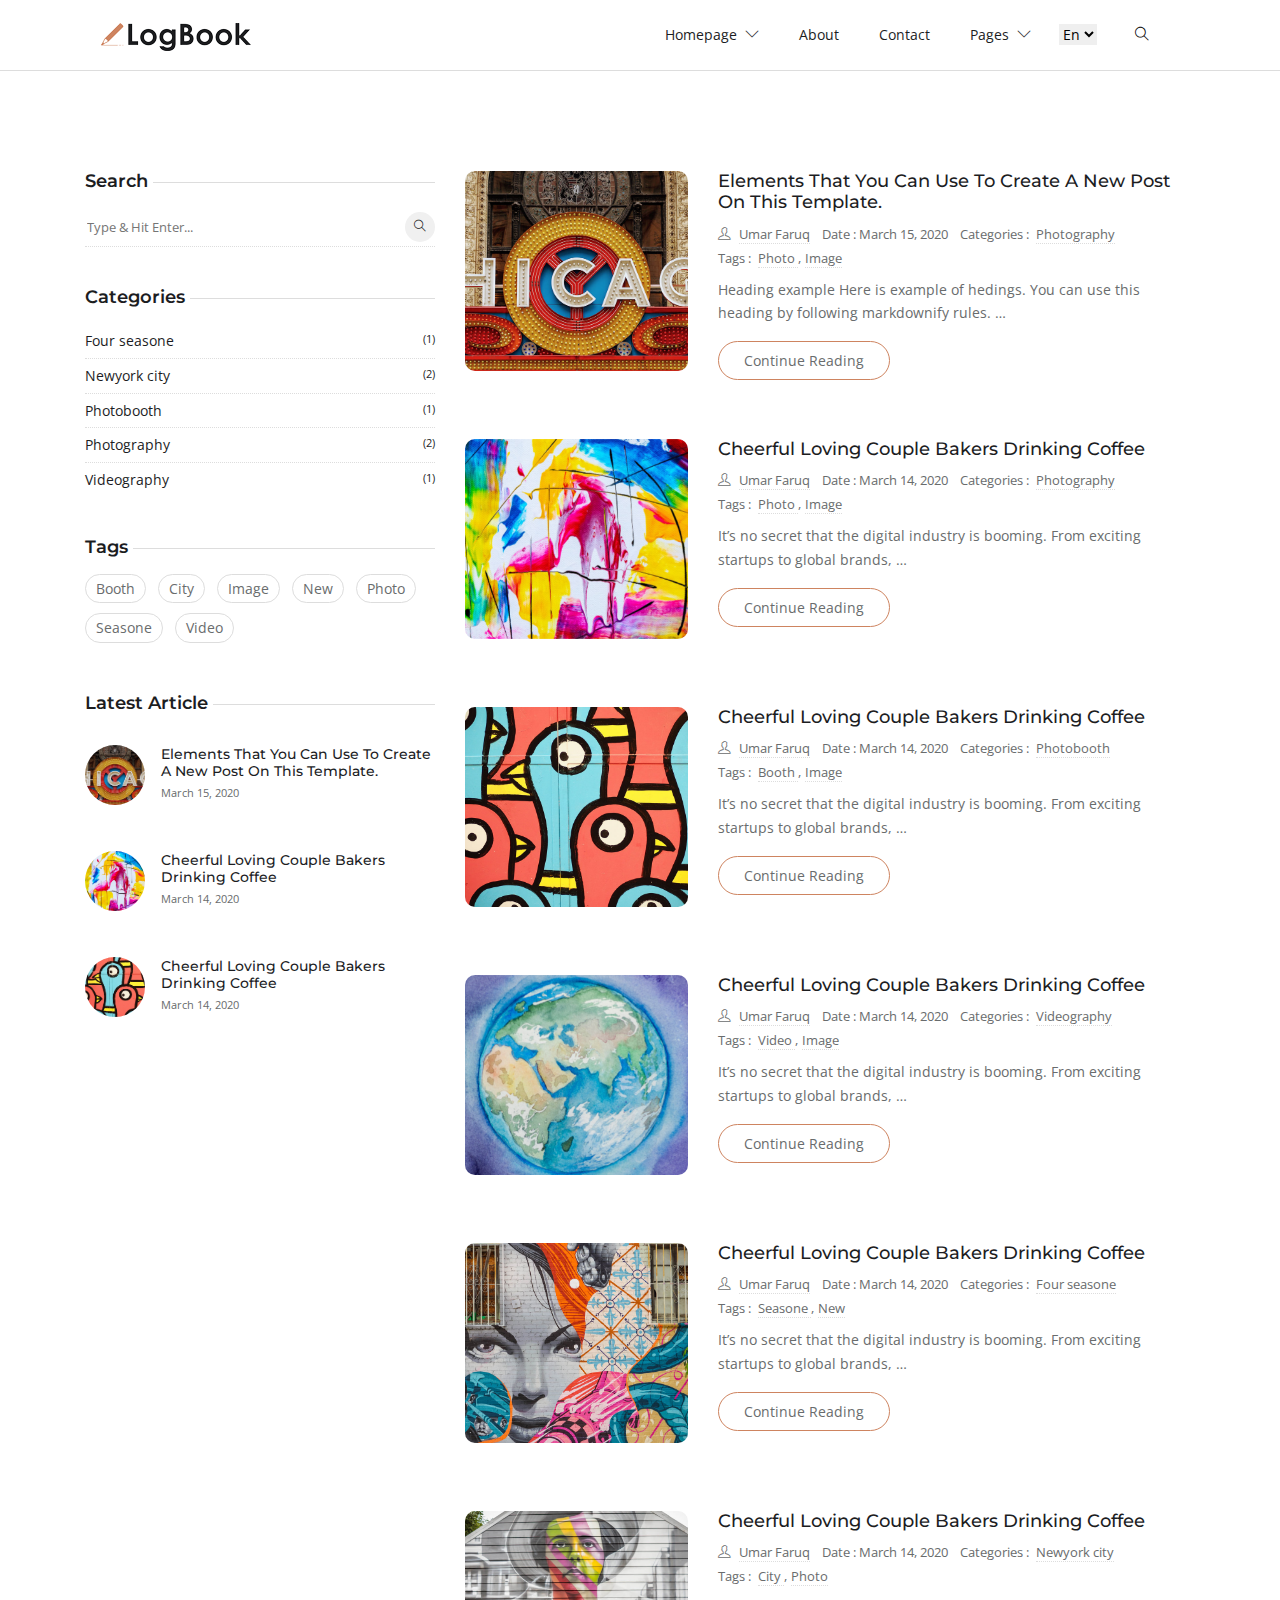
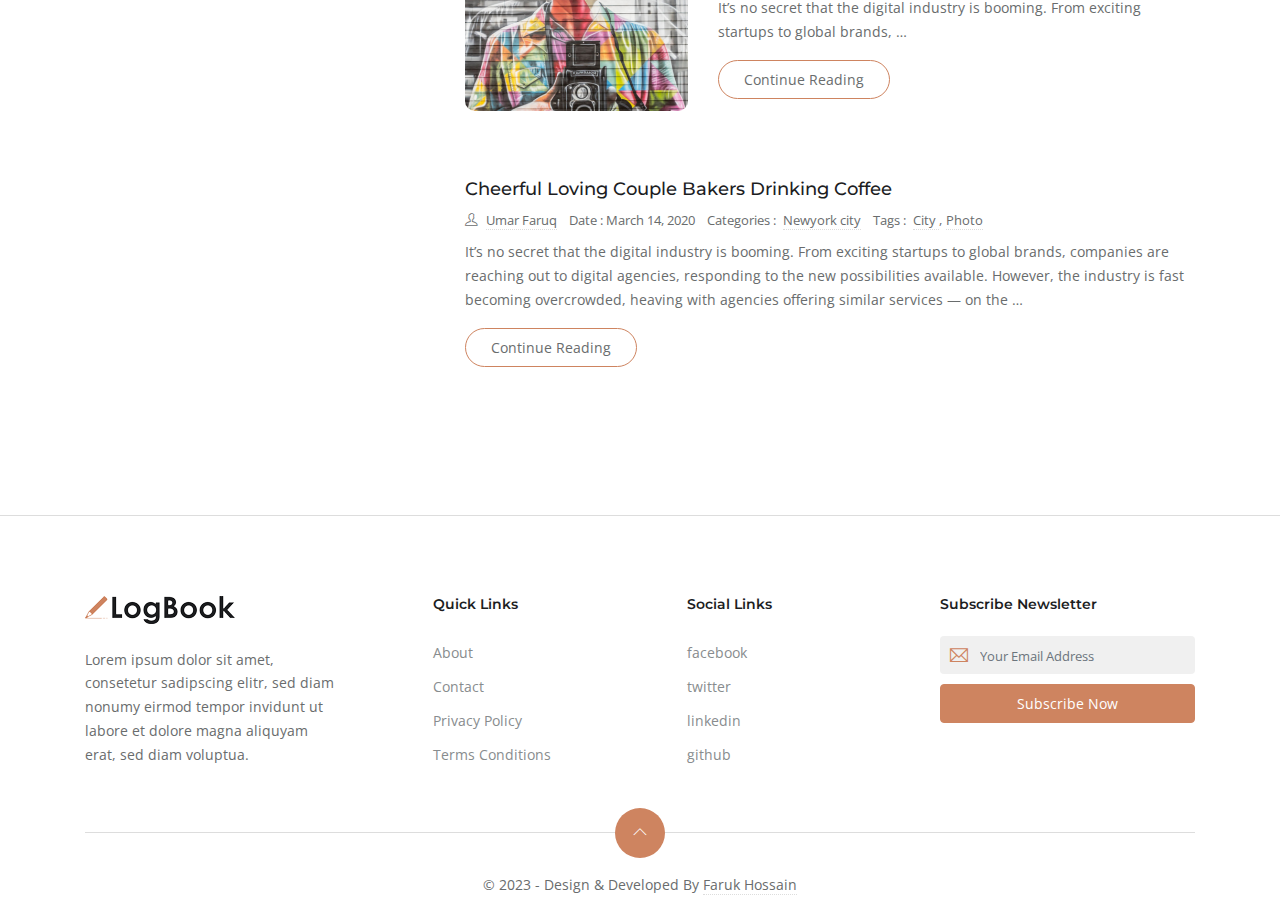
<file: index-list-left.html>
<!DOCTYPE html>
<html lang="en-us">

<head>
   <meta charset="utf-8">
   <title>Logbook - Homepage List Left</title>

   <!-- mobile responsive meta -->
   <meta name="viewport" content="width=device-width, initial-scale=1, maximum-scale=5">
   <meta name="description" content="This is meta description">
   <meta name="author" content="Themefisher">

   <!-- plugins -->
   <link rel="preload" href="https://fonts.gstatic.com/s/opensans/v18/mem8YaGs126MiZpBA-UFWJ0bbck.woff2" style="font-display: optional;">
   <link rel="stylesheet" href="plugins/bootstrap/bootstrap.min.css">
   <link rel="stylesheet" href="https://fonts.googleapis.com/css?family=Montserrat:600%7cOpen&#43;Sans&amp;display=swap" media="screen">

   <link rel="stylesheet" href="plugins/themify-icons/themify-icons.css">
   <link rel="stylesheet" href="plugins/slick/slick.css">

   <!-- Main Stylesheet -->
   <link rel="stylesheet" href="css/style.css">

   <!--Favicon-->
   <link rel="shortcut icon" href="images/favicon.png" type="image/x-icon">
   <link rel="icon" href="images/favicon.png" type="image/x-icon">
</head>

<body>
<!-- navigation -->
<header class="sticky-top bg-white border-bottom border-default">
   <div class="container">

      <nav class="navbar navbar-expand-lg navbar-white">
         <a class="navbar-brand" href="index.html">
            <img class="img-fluid" width="150px" src="images/logo.png" alt="LogBook">
         </a>
         <button class="navbar-toggler border-0" type="button" data-toggle="collapse" data-target="#navigation">
            <i class="ti-menu"></i>
         </button>

         <div class="collapse navbar-collapse text-center" id="navigation">
            <ul class="navbar-nav ml-auto">
               <li class="nav-item dropdown">
                  <a class="nav-link" href="#" role="button" data-toggle="dropdown" aria-haspopup="true"
                     aria-expanded="false">
                     homepage <i class="ti-angle-down ml-1"></i>
                  </a>
                  <div class="dropdown-menu">
                     <a class="dropdown-item" href="index-full.html">Homepage Full Width</a>
                     <a class="dropdown-item" href="index-full-left.html">Homepage Full With Left Sidebar</a>
                     <a class="dropdown-item" href="index-full-right.html">Homepage Full With Right Sidebar</a>
                     <a class="dropdown-item" href="index-list.html">Homepage List Style</a>
                     <a class="dropdown-item" href="index-list-left.html">Homepage List With Left Sidebar</a>
                     <a class="dropdown-item" href="index-list-right.html">Homepage List With Right Sidebar</a>
                  </div>
               </li>
               <li class="nav-item">
                  <a class="nav-link" href="about.html">About</a>
               </li>
               <li class="nav-item">
                  <a class="nav-link" href="contact.html">Contact</a>
               </li>
               <li class="nav-item dropdown">
                  <a class="nav-link" href="#" role="button" data-toggle="dropdown" aria-haspopup="true"
                     aria-expanded="false">Pages <i class="ti-angle-down ml-1"></i>
                  </a>
                  <div class="dropdown-menu">
                     <a class="dropdown-item" href="author.html">Author</a>
                     <a class="dropdown-item" href="post-details-1.html">Post Details 1</a>
                     <a class="dropdown-item" href="post-details-2.html">Post Details 2</a>
                     <a class="dropdown-item" href="post-elements.html">Post Elements</a>
                     <a class="dropdown-item" href="privacy-policy.html">Privacy Policy</a>
                     <a class="dropdown-item" href="terms-conditions.html">Terms Conditions</a>
                  </div>
               </li>
            </ul>
            
            <select class="m-2 border-0" id="select-language">
               <option id="en" value="about/" selected>En</option>
               <option id="fr" value="fr/about/">Bn</option>
            </select>

            <!-- search -->
            <div class="search px-4">
               <button id="searchOpen" class="search-btn"><i class="ti-search"></i></button>
               <div class="search-wrapper">
                  <form action="javascript:void(0)" class="h-100">
                     <input class="search-box pl-4" id="search-query" name="s" type="search" placeholder="Type &amp; Hit Enter...">
                  </form>
                  <button id="searchClose" class="search-close"><i class="ti-close text-dark"></i></button>
               </div>
            </div>

         </div>
      </nav>
   </div>
</header>
<!-- /navigation -->

<section class="section">
	<div class="container">
		<div class="row">
			<aside class="col-lg-4 order-2 order-lg-1">
				   <!-- Search -->
   <div class="widget">
      <h5 class="widget-title"><span>Search</span></h5>
      <form action="/logbook-hugo/search" class="widget-search">
         <input id="search-query" name="s" type="search" placeholder="Type &amp; Hit Enter...">
         <button type="submit"><i class="ti-search"></i>
         </button>
      </form>
   </div>
   <!-- categories -->
   <div class="widget">
      <h5 class="widget-title"><span>Categories</span></h5>
      <ul class="list-unstyled widget-list">
         <li><a href="#!" class="d-flex">Four seasone
               <small class="ml-auto">(1)</small></a>
         </li>
         <li><a href="#!" class="d-flex">Newyork city
               <small class="ml-auto">(2)</small></a>
         </li>
         <li><a href="#!" class="d-flex">Photobooth
               <small class="ml-auto">(1)</small></a>
         </li>
         <li><a href="#!" class="d-flex">Photography
               <small class="ml-auto">(2)</small></a>
         </li>
         <li><a href="#!" class="d-flex">Videography
               <small class="ml-auto">(1)</small></a>
         </li>
      </ul>
   </div>
   <!-- tags -->
   <div class="widget">
      <h5 class="widget-title"><span>Tags</span></h5>
      <ul class="list-inline widget-list-inline">
         <li class="list-inline-item"><a href="#!">Booth</a>
         </li>
         <li class="list-inline-item"><a href="#!">City</a>
         </li>
         <li class="list-inline-item"><a href="#!">Image</a>
         </li>
         <li class="list-inline-item"><a href="#!">New</a>
         </li>
         <li class="list-inline-item"><a href="#!">Photo</a>
         </li>
         <li class="list-inline-item"><a href="#!">Seasone</a>
         </li>
         <li class="list-inline-item"><a href="#!">Video</a>
         </li>
      </ul>
   </div>
   <!-- latest post -->
   <div class="widget">
      <h5 class="widget-title"><span>Latest Article</span></h5>
      <!-- post-item -->
      <ul class="list-unstyled widget-list">
         <li class="media widget-post align-items-center">
            <a href="post-elements.html">
               <img loading="lazy" class="mr-3" src="images/post/post-6.jpg">
            </a>
            <div class="media-body">
               <h5 class="h6 mb-0"><a href="post-elements.html">Elements That You Can Use To Create A New Post On
                     This Template.</a></h5>
               <small>March 15, 2020</small>
            </div>
         </li>
      </ul>
      <ul class="list-unstyled widget-list">
         <li class="media widget-post align-items-center">
            <a href="post-details-1.html">
               <img loading="lazy" class="mr-3" src="images/post/post-1.jpg">
            </a>
            <div class="media-body">
               <h5 class="h6 mb-0"><a href="post-details-1.html">Cheerful Loving Couple Bakers Drinking Coffee</a>
               </h5>
               <small>March 14, 2020</small>
            </div>
         </li>
      </ul>
      <ul class="list-unstyled widget-list">
         <li class="media widget-post align-items-center">
            <a href="post-details-2.html">
               <img loading="lazy" class="mr-3" src="images/post/post-2.jpg">
            </a>
            <div class="media-body">
               <h5 class="h6 mb-0"><a href="post-details-2.html">Cheerful Loving Couple Bakers Drinking Coffee</a>
               </h5>
               <small>March 14, 2020</small>
            </div>
         </li>
      </ul>
   </div>
			</aside>
			<div class="col-lg-8 order-1 order-lg-2 mb-5 mb-lg-0">
				<article class="row mb-5">
					<div class="col-md-4 mb-4 mb-md-0">
						<div class="post-slider slider-sm">
							<img loading="lazy" src="images/post/post-6.jpg" class="img-fluid" alt="post-thumb" style="height:200px; object-fit: cover;">
							<img loading="lazy" src="images/post/post-1.jpg" class="img-fluid" alt="post-thumb" style="height:200px; object-fit: cover;">
							<img loading="lazy" src="images/post/post-3.jpg" class="img-fluid" alt="post-thumb" style="height:200px; object-fit: cover;">
						</div>
					</div>
					<div class="col-md-8">
						<h3 class="h5"><a class="post-title" href="post-elements.html">Elements That You Can Use To Create A New
                        Post On This Template.</a></h3>
						<ul class="list-inline post-meta mb-2">
							<li class="list-inline-item"><i class="ti-user mr-2"></i><a href="author.html">Umar Faruq</a>
							</li>
							<li class="list-inline-item">Date : March 15, 2020</li>
							<li class="list-inline-item">Categories : <a href="#!" class="ml-1">Photography </a>
							</li>
							<li class="list-inline-item">Tags : <a href="#!" class="ml-1">Photo </a> ,<a href="#!" class="ml-1">Image </a>
							</li>
						</ul>
						<p>Heading example Here is example of hedings. You can use this heading by following markdownify rules. …</p> <a href="post-elements.html" class="btn btn-outline-primary">Continue Reading</a>
					</div>
				</article>
				<article class="row mb-5">
					<div class="col-md-4 mb-4 mb-md-0">
						<div class="post-slider slider-sm">
							<img loading="lazy" src="images/post/post-1.jpg" class="img-fluid" alt="post-thumb" style="height:200px; object-fit: cover;">
						</div>
					</div>
					<div class="col-md-8">
						<h3 class="h5"><a class="post-title" href="post-details-1.html">Cheerful Loving Couple Bakers Drinking
                        Coffee</a></h3>
						<ul class="list-inline post-meta mb-2">
							<li class="list-inline-item"><i class="ti-user mr-2"></i><a href="author.html">Umar Faruq</a>
							</li>
							<li class="list-inline-item">Date : March 14, 2020</li>
							<li class="list-inline-item">Categories : <a href="#!" class="ml-1">Photography </a>
							</li>
							<li class="list-inline-item">Tags : <a href="#!" class="ml-1">Photo </a> ,<a href="#!" class="ml-1">Image </a>
							</li>
						</ul>
						<p>It’s no secret that the digital industry is booming. From exciting startups to global brands, …</p> <a href="post-details-1.html" class="btn btn-outline-primary">Continue Reading</a>
					</div>
				</article>
				<article class="row mb-5">
					<div class="col-md-4 mb-4 mb-md-0">
						<div class="post-slider slider-sm">
							<img loading="lazy" src="images/post/post-2.jpg" class="img-fluid" alt="post-thumb" style="height:200px; object-fit: cover;">
							<img loading="lazy" src="images/post/post-4.jpg" class="img-fluid" alt="post-thumb" style="height:200px; object-fit: cover;">
						</div>
					</div>
					<div class="col-md-8">
						<h3 class="h5"><a class="post-title" href="post-details-2.html">Cheerful Loving Couple Bakers Drinking
                        Coffee</a></h3>
						<ul class="list-inline post-meta mb-2">
							<li class="list-inline-item"><i class="ti-user mr-2"></i><a href="author.html">Umar Faruq</a>
							</li>
							<li class="list-inline-item">Date : March 14, 2020</li>
							<li class="list-inline-item">Categories : <a href="#!" class="ml-1">Photobooth </a>
							</li>
							<li class="list-inline-item">Tags : <a href="#!" class="ml-1">Booth </a> ,<a href="#!" class="ml-1">Image </a>
							</li>
						</ul>
						<p>It’s no secret that the digital industry is booming. From exciting startups to global brands, …</p> <a href="post-details-2.html" class="btn btn-outline-primary">Continue Reading</a>
					</div>
				</article>
				<article class="row mb-5">
					<div class="col-md-4 mb-4 mb-md-0">
						<div class="post-slider slider-sm">
							<img loading="lazy" src="images/post/post-3.jpg" class="img-fluid" alt="post-thumb" style="height:200px; object-fit: cover;">
						</div>
					</div>
					<div class="col-md-8">
						<h3 class="h5"><a class="post-title" href="post-details-2.html">Cheerful Loving Couple Bakers Drinking
                        Coffee</a></h3>
						<ul class="list-inline post-meta mb-2">
							<li class="list-inline-item"><i class="ti-user mr-2"></i><a href="author.html">Umar Faruq</a>
							</li>
							<li class="list-inline-item">Date : March 14, 2020</li>
							<li class="list-inline-item">Categories : <a href="#!" class="ml-1">Videography </a>
							</li>
							<li class="list-inline-item">Tags : <a href="#!" class="ml-1">Video </a> ,<a href="#!" class="ml-1">Image </a>
							</li>
						</ul>
						<p>It’s no secret that the digital industry is booming. From exciting startups to global brands, …</p> <a href="post-details-2.html" class="btn btn-outline-primary">Continue Reading</a>
					</div>
				</article>
				<article class="row mb-5">
					<div class="col-md-4 mb-4 mb-md-0">
						<div class="post-slider slider-sm">
							<img loading="lazy" src="images/post/post-4.jpg" class="img-fluid" alt="post-thumb" style="height:200px; object-fit: cover;">
							<img loading="lazy" src="images/post/post-1.jpg" class="img-fluid" alt="post-thumb" style="height:200px; object-fit: cover;">
						</div>
					</div>
					<div class="col-md-8">
						<h3 class="h5"><a class="post-title" href="post-details-1.html">Cheerful Loving Couple Bakers Drinking
                        Coffee</a></h3>
						<ul class="list-inline post-meta mb-2">
							<li class="list-inline-item"><i class="ti-user mr-2"></i><a href="author.html">Umar Faruq</a>
							</li>
							<li class="list-inline-item">Date : March 14, 2020</li>
							<li class="list-inline-item">Categories : <a href="#!" class="ml-1">Four seasone </a>
							</li>
							<li class="list-inline-item">Tags : <a href="#!" class="ml-1">Seasone </a>
								,<a href="#!" class="ml-1">New </a>
							</li>
						</ul>
						<p>It’s no secret that the digital industry is booming. From exciting startups to global brands, …</p> <a href="post-details-1.html" class="btn btn-outline-primary">Continue Reading</a>
					</div>
				</article>
				<article class="row mb-5">
					<div class="col-md-4 mb-4 mb-md-0">
						<div class="post-slider slider-sm">
							<img loading="lazy" src="images/post/post-5.jpg" class="img-fluid" alt="post-thumb" style="height:200px; object-fit: cover;">
						</div>
					</div>
					<div class="col-md-8">
						<h3 class="h5"><a class="post-title" href="post-details-1.html">Cheerful Loving Couple Bakers Drinking
                        Coffee</a></h3>
						<ul class="list-inline post-meta mb-2">
							<li class="list-inline-item"><i class="ti-user mr-2"></i><a href="author.html">Umar Faruq</a>
							</li>
							<li class="list-inline-item">Date : March 14, 2020</li>
							<li class="list-inline-item">Categories : <a href="#!" class="ml-1">Newyork city </a>
							</li>
							<li class="list-inline-item">Tags : <a href="#!" class="ml-1">City </a> ,<a href="#!" class="ml-1">Photo </a>
							</li>
						</ul>
						<p>It’s no secret that the digital industry is booming. From exciting startups to global brands, …</p> <a href="post-details-1.html" class="btn btn-outline-primary">Continue Reading</a>
					</div>
				</article>
				<article class="row mb-5">
					<div class="col-12">
						<h3 class="h5"><a class="post-title" href="post-details-2.html">Cheerful Loving Couple Bakers Drinking
                        Coffee</a></h3>
						<ul class="list-inline post-meta mb-2">
							<li class="list-inline-item"><i class="ti-user mr-2"></i><a href="author.html">Umar Faruq</a>
							</li>
							<li class="list-inline-item">Date : March 14, 2020</li>
							<li class="list-inline-item">Categories : <a href="#!" class="ml-1">Newyork city </a>
							</li>
							<li class="list-inline-item">Tags : <a href="#!" class="ml-1">City </a> ,<a href="#!" class="ml-1">Photo </a>
							</li>
						</ul>
						<p>It’s no secret that the digital industry is booming. From exciting startups to global brands, companies are reaching out to digital agencies, responding to the new possibilities available. However, the industry is fast becoming overcrowded, heaving with agencies offering similar services — on the …</p> <a href="post-details-2.html" class="btn btn-outline-primary">Continue Reading</a>
					</div>
				</article>
			</div>
		</div>
	</div>
</section>

   <footer class="section-sm pb-0 border-top border-default">
      <div class="container">
         <div class="row justify-content-between">
            <div class="col-md-3 mb-4">
               <a class="mb-4 d-block" href="index.html">
                  <img class="img-fluid" width="150px" src="images/logo.png" alt="LogBook">
               </a>
               <p>Lorem ipsum dolor sit amet, consetetur sadipscing elitr, sed diam nonumy eirmod tempor invidunt ut labore et dolore magna aliquyam erat, sed diam voluptua.</p>
            </div>

            <div class="col-lg-2 col-md-3 col-6 mb-4">
               <h6 class="mb-4">Quick Links</h6>
               <ul class="list-unstyled footer-list">
                  <li><a href="about.html">About</a></li>
                  <li><a href="contact.html">Contact</a></li>
                  <li><a href="privacy-policy.html">Privacy Policy</a></li>
                  <li><a href="terms-conditions.html">Terms Conditions</a></li>
               </ul>
            </div>

            <div class="col-lg-2 col-md-3 col-6 mb-4">
               <h6 class="mb-4">Social Links</h6>
               <ul class="list-unstyled footer-list">
                  <li><a href="#">facebook</a></li>
                  <li><a href="#">twitter</a></li>
                  <li><a href="#">linkedin</a></li>
                  <li><a href="#">github</a></li>
               </ul>
            </div>

            <div class="col-md-3 mb-4">
               <h6 class="mb-4">Subscribe Newsletter</h6>
               <form class="subscription" action="javascript:void(0)" method="post">
                  <div class="position-relative">
                     <i class="ti-email email-icon"></i>
                     <input type="email" class="form-control" placeholder="Your Email Address">
                  </div>
                  <button class="btn btn-primary btn-block rounded" type="submit">Subscribe now</button>
               </form>
            </div>
         </div>
         <div class="scroll-top">
            <a href="javascript:void(0);" id="scrollTop"><i class="ti-angle-up"></i></a>
         </div>
         <div class="text-center">
            <p class="content">&copy; 2023 - Design &amp; Developed By <a href="https://github.com/Faruqdigital" target="_blank">Faruk Hossain</a></p>
         </div>
      </div>
   </footer>


   <!-- JS Plugins -->
   <script src="plugins/jQuery/jquery.min.js"></script>
   <script src="plugins/bootstrap/bootstrap.min.js" async></script>
   <script src="plugins/slick/slick.min.js"></script>

   <!-- Main Script -->
   <script src="js/script.js"></script>
</body>
</html>
</file>
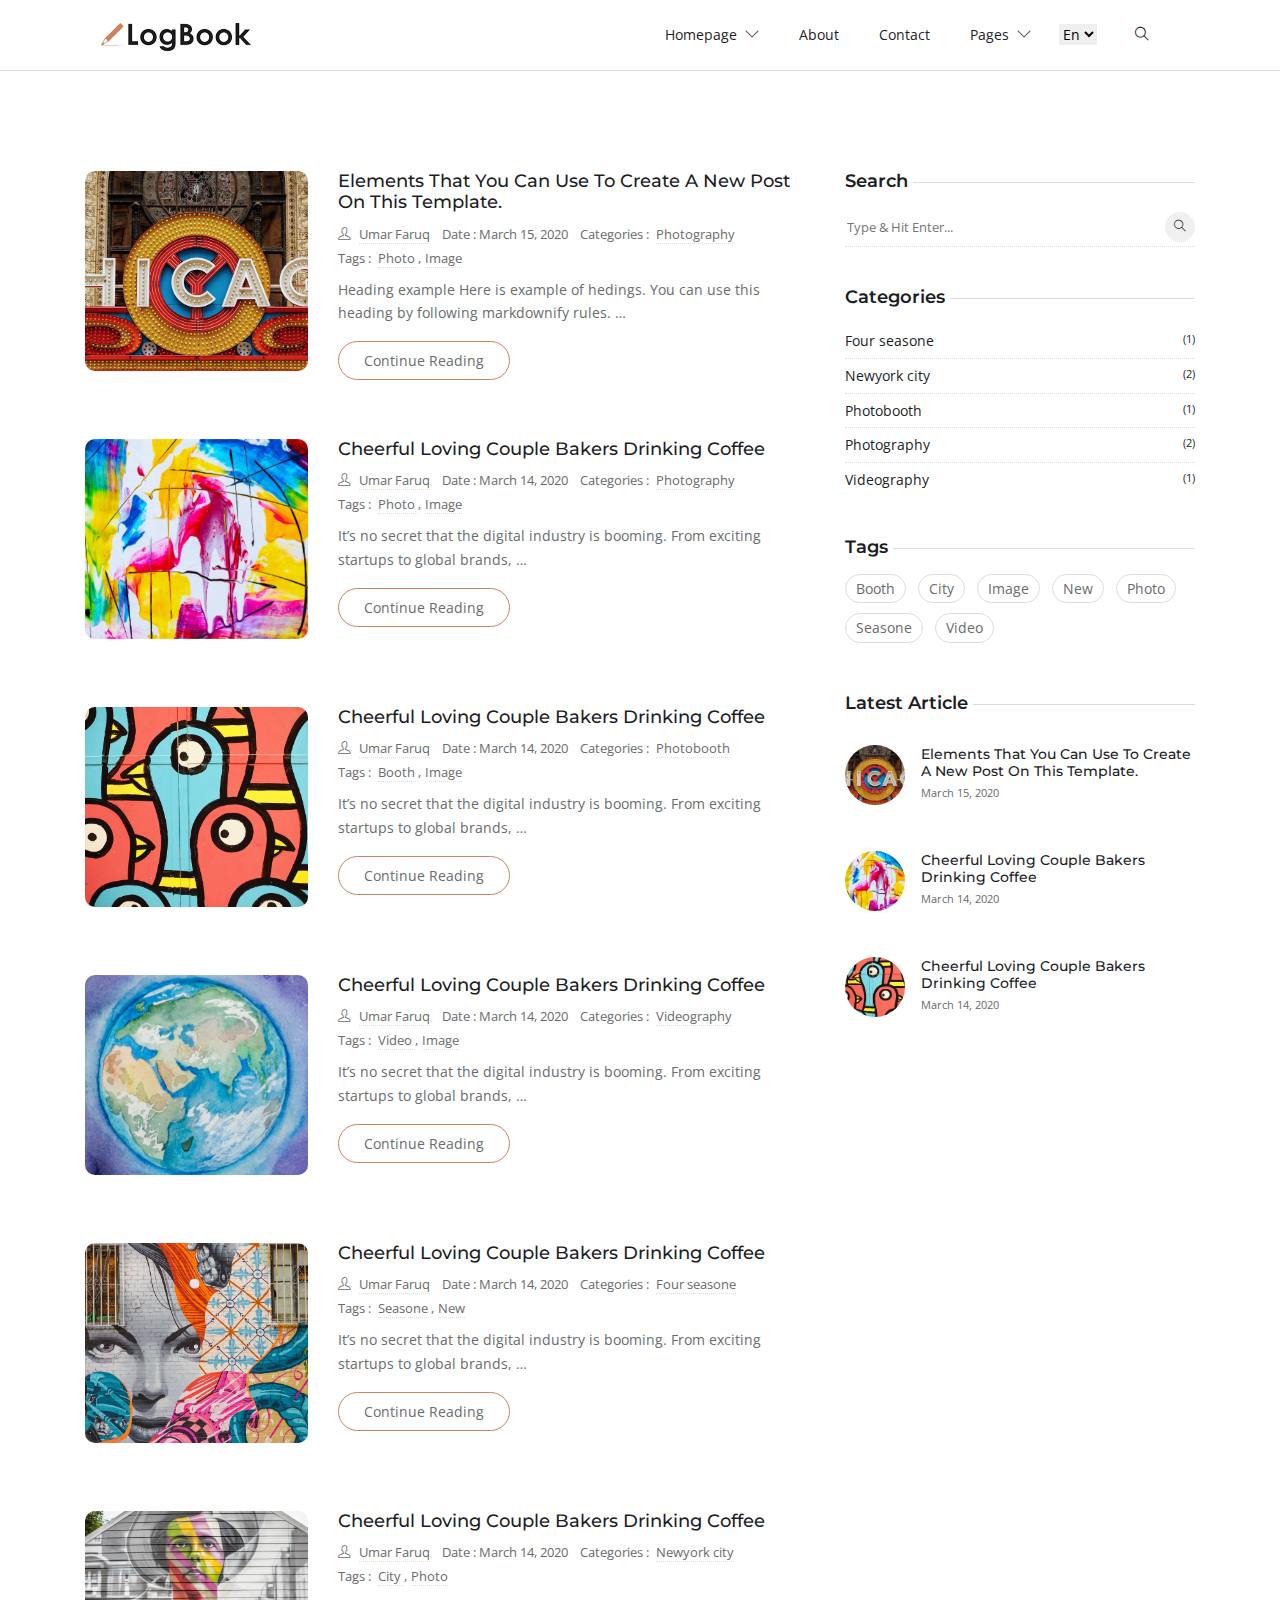
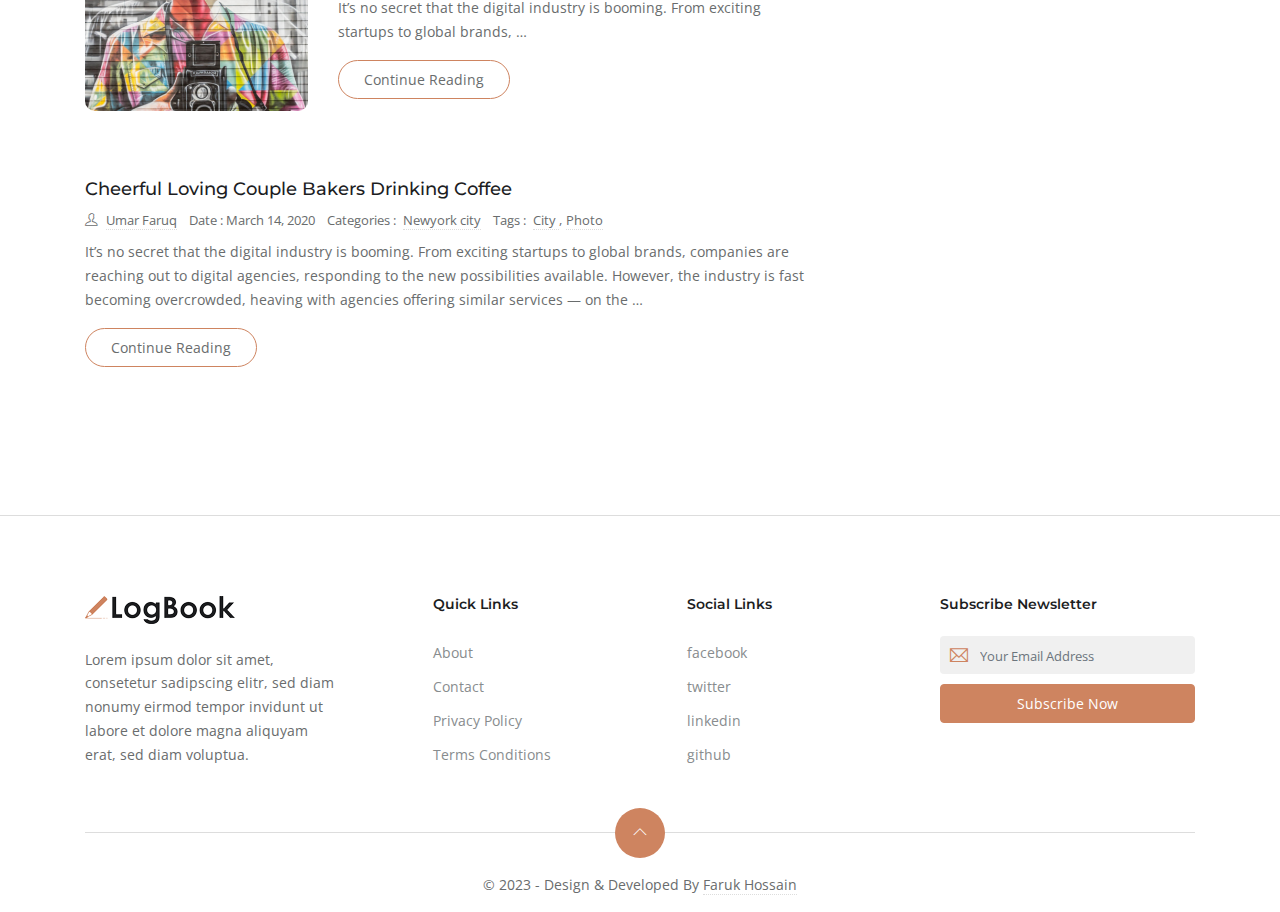
<file: index-list-right.html>
<!DOCTYPE html>
<html lang="en-us">

<head>
   <meta charset="utf-8">
   <title>Logbook - Homepage List Right</title>

   <!-- mobile responsive meta -->
   <meta name="viewport" content="width=device-width, initial-scale=1, maximum-scale=5">
   <meta name="description" content="This is meta description">
   <meta name="author" content="Themefisher">

   <!-- plugins -->
   <link rel="preload" href="https://fonts.gstatic.com/s/opensans/v18/mem8YaGs126MiZpBA-UFWJ0bbck.woff2" style="font-display: optional;">
   <link rel="stylesheet" href="plugins/bootstrap/bootstrap.min.css">
   <link rel="stylesheet" href="https://fonts.googleapis.com/css?family=Montserrat:600%7cOpen&#43;Sans&amp;display=swap" media="screen">

   <link rel="stylesheet" href="plugins/themify-icons/themify-icons.css">
   <link rel="stylesheet" href="plugins/slick/slick.css">

   <!-- Main Stylesheet -->
   <link rel="stylesheet" href="css/style.css">

   <!--Favicon-->
   <link rel="shortcut icon" href="images/favicon.png" type="image/x-icon">
   <link rel="icon" href="images/favicon.png" type="image/x-icon">
</head>

<body>
<!-- navigation -->
<header class="sticky-top bg-white border-bottom border-default">
   <div class="container">

      <nav class="navbar navbar-expand-lg navbar-white">
         <a class="navbar-brand" href="index.html">
            <img class="img-fluid" width="150px" src="images/logo.png" alt="LogBook">
         </a>
         <button class="navbar-toggler border-0" type="button" data-toggle="collapse" data-target="#navigation">
            <i class="ti-menu"></i>
         </button>

         <div class="collapse navbar-collapse text-center" id="navigation">
            <ul class="navbar-nav ml-auto">
               <li class="nav-item dropdown">
                  <a class="nav-link" href="#" role="button" data-toggle="dropdown" aria-haspopup="true"
                     aria-expanded="false">
                     homepage <i class="ti-angle-down ml-1"></i>
                  </a>
                  <div class="dropdown-menu">
                     <a class="dropdown-item" href="index-full.html">Homepage Full Width</a>
                     <a class="dropdown-item" href="index-full-left.html">Homepage Full With Left Sidebar</a>
                     <a class="dropdown-item" href="index-full-right.html">Homepage Full With Right Sidebar</a>
                     <a class="dropdown-item" href="index-list.html">Homepage List Style</a>
                     <a class="dropdown-item" href="index-list-left.html">Homepage List With Left Sidebar</a>
                     <a class="dropdown-item" href="index-list-right.html">Homepage List With Right Sidebar</a>
                  </div>
               </li>
               <li class="nav-item">
                  <a class="nav-link" href="about.html">About</a>
               </li>
               <li class="nav-item">
                  <a class="nav-link" href="contact.html">Contact</a>
               </li>
               <li class="nav-item dropdown">
                  <a class="nav-link" href="#" role="button" data-toggle="dropdown" aria-haspopup="true"
                     aria-expanded="false">Pages <i class="ti-angle-down ml-1"></i>
                  </a>
                  <div class="dropdown-menu">
                     <a class="dropdown-item" href="author.html">Author</a>
                     <a class="dropdown-item" href="post-details-1.html">Post Details 1</a>
                     <a class="dropdown-item" href="post-details-2.html">Post Details 2</a>
                     <a class="dropdown-item" href="post-elements.html">Post Elements</a>
                     <a class="dropdown-item" href="privacy-policy.html">Privacy Policy</a>
                     <a class="dropdown-item" href="terms-conditions.html">Terms Conditions</a>
                  </div>
               </li>
            </ul>
            
            <select class="m-2 border-0" id="select-language">
               <option id="en" value="about/" selected>En</option>
               <option id="fr" value="fr/about/">Bn</option>
            </select>

            <!-- search -->
            <div class="search px-4">
               <button id="searchOpen" class="search-btn"><i class="ti-search"></i></button>
               <div class="search-wrapper">
                  <form action="javascript:void(0)" class="h-100">
                     <input class="search-box pl-4" id="search-query" name="s" type="search" placeholder="Type &amp; Hit Enter...">
                  </form>
                  <button id="searchClose" class="search-close"><i class="ti-close text-dark"></i></button>
               </div>
            </div>

         </div>
      </nav>
   </div>
</header>
<!-- /navigation -->

<section class="section">
	<div class="container">
		<div class="row">
			<div class="col-lg-8  mb-5 mb-lg-0">
				<article class="row mb-5">
					<div class="col-md-4 mb-4 mb-md-0">
						<div class="post-slider slider-sm">
							<img loading="lazy" src="images/post/post-6.jpg" class="img-fluid" alt="post-thumb" style="height:200px; object-fit: cover;">
							<img loading="lazy" src="images/post/post-1.jpg" class="img-fluid" alt="post-thumb" style="height:200px; object-fit: cover;">
							<img loading="lazy" src="images/post/post-3.jpg" class="img-fluid" alt="post-thumb" style="height:200px; object-fit: cover;">
						</div>
					</div>
					<div class="col-md-8">
						<h3 class="h5"><a class="post-title" href="post-elements.html">Elements That You Can Use To Create A New
                        Post On This Template.</a></h3>
						<ul class="list-inline post-meta mb-2">
							<li class="list-inline-item"><i class="ti-user mr-2"></i><a href="author.html">Umar Faruq</a>
							</li>
							<li class="list-inline-item">Date : March 15, 2020</li>
							<li class="list-inline-item">Categories : <a href="#!" class="ml-1">Photography </a>
							</li>
							<li class="list-inline-item">Tags : <a href="#!" class="ml-1">Photo </a> ,<a href="#!" class="ml-1">Image </a>
							</li>
						</ul>
						<p>Heading example Here is example of hedings. You can use this heading by following markdownify rules. …</p> <a href="post-elements.html" class="btn btn-outline-primary">Continue Reading</a>
					</div>
				</article>
				<article class="row mb-5">
					<div class="col-md-4 mb-4 mb-md-0">
						<div class="post-slider slider-sm">
							<img loading="lazy" src="images/post/post-1.jpg" class="img-fluid" alt="post-thumb" style="height:200px; object-fit: cover;">
						</div>
					</div>
					<div class="col-md-8">
						<h3 class="h5"><a class="post-title" href="post-details-1.html">Cheerful Loving Couple Bakers Drinking
                        Coffee</a></h3>
						<ul class="list-inline post-meta mb-2">
							<li class="list-inline-item"><i class="ti-user mr-2"></i><a href="author.html">Umar Faruq</a>
							</li>
							<li class="list-inline-item">Date : March 14, 2020</li>
							<li class="list-inline-item">Categories : <a href="#!" class="ml-1">Photography </a>
							</li>
							<li class="list-inline-item">Tags : <a href="#!" class="ml-1">Photo </a> ,<a href="#!" class="ml-1">Image </a>
							</li>
						</ul>
						<p>It’s no secret that the digital industry is booming. From exciting startups to global brands, …</p> <a href="post-details-1.html" class="btn btn-outline-primary">Continue Reading</a>
					</div>
				</article>
				<article class="row mb-5">
					<div class="col-md-4 mb-4 mb-md-0">
						<div class="post-slider slider-sm">
							<img loading="lazy" src="images/post/post-2.jpg" class="img-fluid" alt="post-thumb" style="height:200px; object-fit: cover;">
							<img loading="lazy" src="images/post/post-4.jpg" class="img-fluid" alt="post-thumb" style="height:200px; object-fit: cover;">
						</div>
					</div>
					<div class="col-md-8">
						<h3 class="h5"><a class="post-title" href="post-details-2.html">Cheerful Loving Couple Bakers Drinking
                        Coffee</a></h3>
						<ul class="list-inline post-meta mb-2">
							<li class="list-inline-item"><i class="ti-user mr-2"></i><a href="author.html">Umar Faruq</a>
							</li>
							<li class="list-inline-item">Date : March 14, 2020</li>
							<li class="list-inline-item">Categories : <a href="#!" class="ml-1">Photobooth </a>
							</li>
							<li class="list-inline-item">Tags : <a href="#!" class="ml-1">Booth </a> ,<a href="#!" class="ml-1">Image </a>
							</li>
						</ul>
						<p>It’s no secret that the digital industry is booming. From exciting startups to global brands, …</p> <a href="post-details-2.html" class="btn btn-outline-primary">Continue Reading</a>
					</div>
				</article>
				<article class="row mb-5">
					<div class="col-md-4 mb-4 mb-md-0">
						<div class="post-slider slider-sm">
							<img loading="lazy" src="images/post/post-3.jpg" class="img-fluid" alt="post-thumb" style="height:200px; object-fit: cover;">
						</div>
					</div>
					<div class="col-md-8">
						<h3 class="h5"><a class="post-title" href="post-details-2.html">Cheerful Loving Couple Bakers Drinking
                        Coffee</a></h3>
						<ul class="list-inline post-meta mb-2">
							<li class="list-inline-item"><i class="ti-user mr-2"></i><a href="author.html">Umar Faruq</a>
							</li>
							<li class="list-inline-item">Date : March 14, 2020</li>
							<li class="list-inline-item">Categories : <a href="#!" class="ml-1">Videography </a>
							</li>
							<li class="list-inline-item">Tags : <a href="#!" class="ml-1">Video </a> ,<a href="#!" class="ml-1">Image </a>
							</li>
						</ul>
						<p>It’s no secret that the digital industry is booming. From exciting startups to global brands, …</p> <a href="post-details-2.html" class="btn btn-outline-primary">Continue Reading</a>
					</div>
				</article>
				<article class="row mb-5">
					<div class="col-md-4 mb-4 mb-md-0">
						<div class="post-slider slider-sm">
							<img loading="lazy" src="images/post/post-4.jpg" class="img-fluid" alt="post-thumb" style="height:200px; object-fit: cover;">
							<img loading="lazy" src="images/post/post-1.jpg" class="img-fluid" alt="post-thumb" style="height:200px; object-fit: cover;">
						</div>
					</div>
					<div class="col-md-8">
						<h3 class="h5"><a class="post-title" href="post-details-1.html">Cheerful Loving Couple Bakers Drinking
                        Coffee</a></h3>
						<ul class="list-inline post-meta mb-2">
							<li class="list-inline-item"><i class="ti-user mr-2"></i><a href="author.html">Umar Faruq</a>
							</li>
							<li class="list-inline-item">Date : March 14, 2020</li>
							<li class="list-inline-item">Categories : <a href="#!" class="ml-1">Four seasone </a>
							</li>
							<li class="list-inline-item">Tags : <a href="#!" class="ml-1">Seasone </a>
								,<a href="#!" class="ml-1">New </a>
							</li>
						</ul>
						<p>It’s no secret that the digital industry is booming. From exciting startups to global brands, …</p> <a href="post-details-1.html" class="btn btn-outline-primary">Continue Reading</a>
					</div>
				</article>
				<article class="row mb-5">
					<div class="col-md-4 mb-4 mb-md-0">
						<div class="post-slider slider-sm">
							<img loading="lazy" src="images/post/post-5.jpg" class="img-fluid" alt="post-thumb" style="height:200px; object-fit: cover;">
						</div>
					</div>
					<div class="col-md-8">
						<h3 class="h5"><a class="post-title" href="post-details-1.html">Cheerful Loving Couple Bakers Drinking
                        Coffee</a></h3>
						<ul class="list-inline post-meta mb-2">
							<li class="list-inline-item"><i class="ti-user mr-2"></i><a href="author.html">Umar Faruq</a>
							</li>
							<li class="list-inline-item">Date : March 14, 2020</li>
							<li class="list-inline-item">Categories : <a href="#!" class="ml-1">Newyork city </a>
							</li>
							<li class="list-inline-item">Tags : <a href="#!" class="ml-1">City </a> ,<a href="#!" class="ml-1">Photo </a>
							</li>
						</ul>
						<p>It’s no secret that the digital industry is booming. From exciting startups to global brands, …</p> <a href="post-details-1.html" class="btn btn-outline-primary">Continue Reading</a>
					</div>
				</article>
				<article class="row mb-5">
					<div class="col-12">
						<h3 class="h5"><a class="post-title" href="post-details-2.html">Cheerful Loving Couple Bakers Drinking
                        Coffee</a></h3>
						<ul class="list-inline post-meta mb-2">
							<li class="list-inline-item"><i class="ti-user mr-2"></i><a href="author.html">Umar Faruq</a>
							</li>
							<li class="list-inline-item">Date : March 14, 2020</li>
							<li class="list-inline-item">Categories : <a href="#!" class="ml-1">Newyork city </a>
							</li>
							<li class="list-inline-item">Tags : <a href="#!" class="ml-1">City </a> ,<a href="#!" class="ml-1">Photo </a>
							</li>
						</ul>
						<p>It’s no secret that the digital industry is booming. From exciting startups to global brands, companies are reaching out to digital agencies, responding to the new possibilities available. However, the industry is fast becoming overcrowded, heaving with agencies offering similar services — on the …</p> <a href="post-details-2.html" class="btn btn-outline-primary">Continue Reading</a>
					</div>
				</article>
			</div>
			<aside class="col-lg-4">
				   <!-- Search -->
   <div class="widget">
      <h5 class="widget-title"><span>Search</span></h5>
      <form action="/logbook-hugo/search" class="widget-search">
         <input id="search-query" name="s" type="search" placeholder="Type &amp; Hit Enter...">
         <button type="submit"><i class="ti-search"></i>
         </button>
      </form>
   </div>
   <!-- categories -->
   <div class="widget">
      <h5 class="widget-title"><span>Categories</span></h5>
      <ul class="list-unstyled widget-list">
         <li><a href="#!" class="d-flex">Four seasone
               <small class="ml-auto">(1)</small></a>
         </li>
         <li><a href="#!" class="d-flex">Newyork city
               <small class="ml-auto">(2)</small></a>
         </li>
         <li><a href="#!" class="d-flex">Photobooth
               <small class="ml-auto">(1)</small></a>
         </li>
         <li><a href="#!" class="d-flex">Photography
               <small class="ml-auto">(2)</small></a>
         </li>
         <li><a href="#!" class="d-flex">Videography
               <small class="ml-auto">(1)</small></a>
         </li>
      </ul>
   </div>
   <!-- tags -->
   <div class="widget">
      <h5 class="widget-title"><span>Tags</span></h5>
      <ul class="list-inline widget-list-inline">
         <li class="list-inline-item"><a href="#!">Booth</a>
         </li>
         <li class="list-inline-item"><a href="#!">City</a>
         </li>
         <li class="list-inline-item"><a href="#!">Image</a>
         </li>
         <li class="list-inline-item"><a href="#!">New</a>
         </li>
         <li class="list-inline-item"><a href="#!">Photo</a>
         </li>
         <li class="list-inline-item"><a href="#!">Seasone</a>
         </li>
         <li class="list-inline-item"><a href="#!">Video</a>
         </li>
      </ul>
   </div>
   <!-- latest post -->
   <div class="widget">
      <h5 class="widget-title"><span>Latest Article</span></h5>
      <!-- post-item -->
      <ul class="list-unstyled widget-list">
         <li class="media widget-post align-items-center">
            <a href="post-elements.html">
               <img loading="lazy" class="mr-3" src="images/post/post-6.jpg">
            </a>
            <div class="media-body">
               <h5 class="h6 mb-0"><a href="post-elements.html">Elements That You Can Use To Create A New Post On
                     This Template.</a></h5>
               <small>March 15, 2020</small>
            </div>
         </li>
      </ul>
      <ul class="list-unstyled widget-list">
         <li class="media widget-post align-items-center">
            <a href="post-details-1.html">
               <img loading="lazy" class="mr-3" src="images/post/post-1.jpg">
            </a>
            <div class="media-body">
               <h5 class="h6 mb-0"><a href="post-details-1.html">Cheerful Loving Couple Bakers Drinking Coffee</a>
               </h5>
               <small>March 14, 2020</small>
            </div>
         </li>
      </ul>
      <ul class="list-unstyled widget-list">
         <li class="media widget-post align-items-center">
            <a href="post-details-2.html">
               <img loading="lazy" class="mr-3" src="images/post/post-2.jpg">
            </a>
            <div class="media-body">
               <h5 class="h6 mb-0"><a href="post-details-2.html">Cheerful Loving Couple Bakers Drinking Coffee</a>
               </h5>
               <small>March 14, 2020</small>
            </div>
         </li>
      </ul>
   </div>
			</aside>
		</div>
	</div>
</section>

   <footer class="section-sm pb-0 border-top border-default">
      <div class="container">
         <div class="row justify-content-between">
            <div class="col-md-3 mb-4">
               <a class="mb-4 d-block" href="index.html">
                  <img class="img-fluid" width="150px" src="images/logo.png" alt="LogBook">
               </a>
               <p>Lorem ipsum dolor sit amet, consetetur sadipscing elitr, sed diam nonumy eirmod tempor invidunt ut labore et dolore magna aliquyam erat, sed diam voluptua.</p>
            </div>

            <div class="col-lg-2 col-md-3 col-6 mb-4">
               <h6 class="mb-4">Quick Links</h6>
               <ul class="list-unstyled footer-list">
                  <li><a href="about.html">About</a></li>
                  <li><a href="contact.html">Contact</a></li>
                  <li><a href="privacy-policy.html">Privacy Policy</a></li>
                  <li><a href="terms-conditions.html">Terms Conditions</a></li>
               </ul>
            </div>

            <div class="col-lg-2 col-md-3 col-6 mb-4">
               <h6 class="mb-4">Social Links</h6>
               <ul class="list-unstyled footer-list">
                  <li><a href="#">facebook</a></li>
                  <li><a href="#">twitter</a></li>
                  <li><a href="#">linkedin</a></li>
                  <li><a href="#">github</a></li>
               </ul>
            </div>

            <div class="col-md-3 mb-4">
               <h6 class="mb-4">Subscribe Newsletter</h6>
               <form class="subscription" action="javascript:void(0)" method="post">
                  <div class="position-relative">
                     <i class="ti-email email-icon"></i>
                     <input type="email" class="form-control" placeholder="Your Email Address">
                  </div>
                  <button class="btn btn-primary btn-block rounded" type="submit">Subscribe now</button>
               </form>
            </div>
         </div>
         <div class="scroll-top">
            <a href="javascript:void(0);" id="scrollTop"><i class="ti-angle-up"></i></a>
         </div>
         <div class="text-center">
            <p class="content">&copy; 2023 - Design &amp; Developed By <a href="https://github.com/Faruqdigital" target="_blank">Faruk Hossain</a></p>
         </div>
      </div>
   </footer>


   <!-- JS Plugins -->
   <script src="plugins/jQuery/jquery.min.js"></script>
   <script src="plugins/bootstrap/bootstrap.min.js" async></script>
   <script src="plugins/slick/slick.min.js"></script>

   <!-- Main Script -->
   <script src="js/script.js"></script>
</body>
</html>
</file>
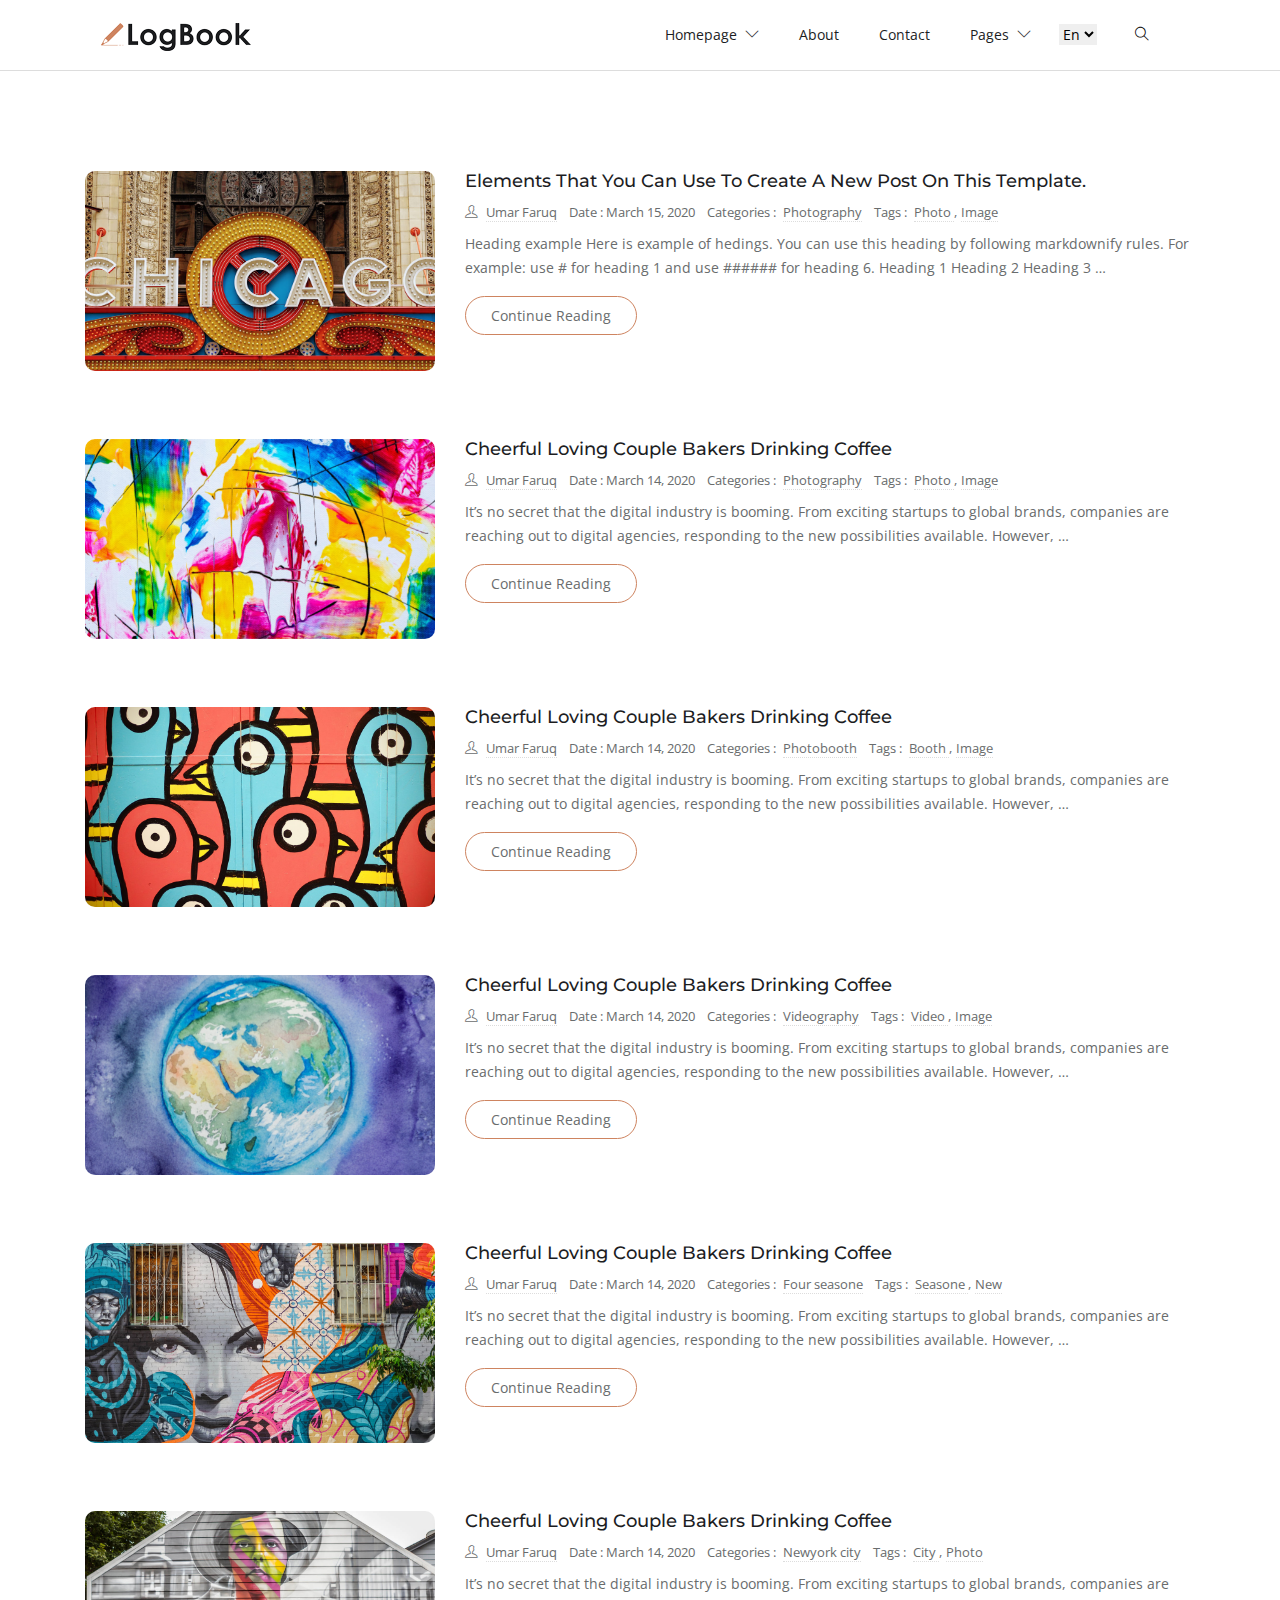
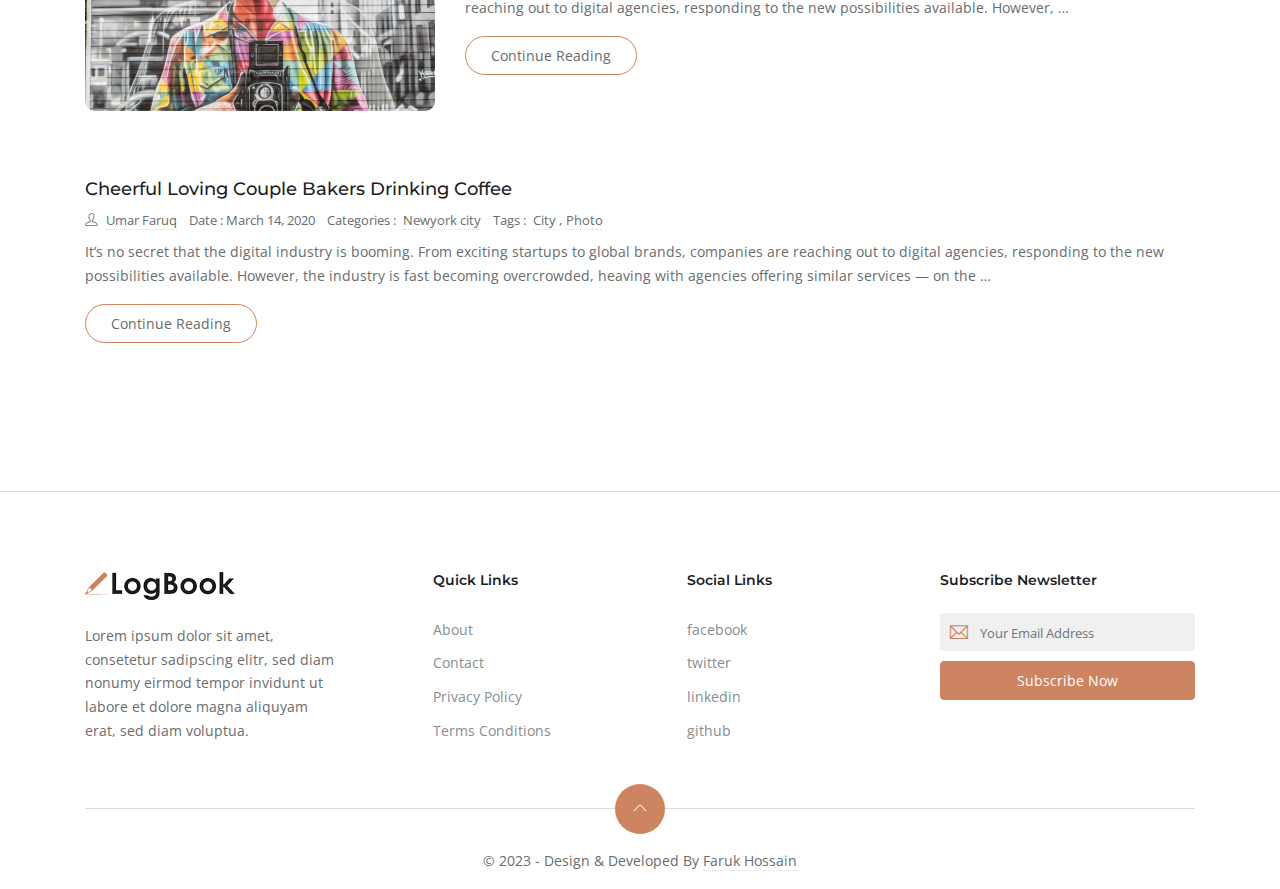
<file: index-list.html>
<!DOCTYPE html>
<html lang="en-us">

<head>
   <meta charset="utf-8">
   <title>Logbook - Homepage List</title>

   <!-- mobile responsive meta -->
   <meta name="viewport" content="width=device-width, initial-scale=1, maximum-scale=5">
   <meta name="description" content="This is meta description">
   <meta name="author" content="Themefisher">

   <!-- plugins -->
   <link rel="preload" href="https://fonts.gstatic.com/s/opensans/v18/mem8YaGs126MiZpBA-UFWJ0bbck.woff2" style="font-display: optional;">
   <link rel="stylesheet" href="plugins/bootstrap/bootstrap.min.css">
   <link rel="stylesheet" href="https://fonts.googleapis.com/css?family=Montserrat:600%7cOpen&#43;Sans&amp;display=swap" media="screen">

   <link rel="stylesheet" href="plugins/themify-icons/themify-icons.css">
   <link rel="stylesheet" href="plugins/slick/slick.css">

   <!-- Main Stylesheet -->
   <link rel="stylesheet" href="css/style.css">

   <!--Favicon-->
   <link rel="shortcut icon" href="images/favicon.png" type="image/x-icon">
   <link rel="icon" href="images/favicon.png" type="image/x-icon">
</head>

<body>
<!-- navigation -->
<header class="sticky-top bg-white border-bottom border-default">
   <div class="container">

      <nav class="navbar navbar-expand-lg navbar-white">
         <a class="navbar-brand" href="index.html">
            <img class="img-fluid" width="150px" src="images/logo.png" alt="LogBook">
         </a>
         <button class="navbar-toggler border-0" type="button" data-toggle="collapse" data-target="#navigation">
            <i class="ti-menu"></i>
         </button>

         <div class="collapse navbar-collapse text-center" id="navigation">
            <ul class="navbar-nav ml-auto">
               <li class="nav-item dropdown">
                  <a class="nav-link" href="#" role="button" data-toggle="dropdown" aria-haspopup="true"
                     aria-expanded="false">
                     homepage <i class="ti-angle-down ml-1"></i>
                  </a>
                  <div class="dropdown-menu">
                     <a class="dropdown-item" href="index-full.html">Homepage Full Width</a>
                     <a class="dropdown-item" href="index-full-left.html">Homepage Full With Left Sidebar</a>
                     <a class="dropdown-item" href="index-full-right.html">Homepage Full With Right Sidebar</a>
                     <a class="dropdown-item" href="index-list.html">Homepage List Style</a>
                     <a class="dropdown-item" href="index-list-left.html">Homepage List With Left Sidebar</a>
                     <a class="dropdown-item" href="index-list-right.html">Homepage List With Right Sidebar</a>
                  </div>
               </li>
               <li class="nav-item">
                  <a class="nav-link" href="about.html">About</a>
               </li>
               <li class="nav-item">
                  <a class="nav-link" href="contact.html">Contact</a>
               </li>
               <li class="nav-item dropdown">
                  <a class="nav-link" href="#" role="button" data-toggle="dropdown" aria-haspopup="true"
                     aria-expanded="false">Pages <i class="ti-angle-down ml-1"></i>
                  </a>
                  <div class="dropdown-menu">
                     <a class="dropdown-item" href="author.html">Author</a>
                     <a class="dropdown-item" href="post-details-1.html">Post Details 1</a>
                     <a class="dropdown-item" href="post-details-2.html">Post Details 2</a>
                     <a class="dropdown-item" href="post-elements.html">Post Elements</a>
                     <a class="dropdown-item" href="privacy-policy.html">Privacy Policy</a>
                     <a class="dropdown-item" href="terms-conditions.html">Terms Conditions</a>
                  </div>
               </li>
            </ul>
            
            <select class="m-2 border-0" id="select-language">
               <option id="en" value="about/" selected>En</option>
               <option id="fr" value="fr/about/">Bn</option>
            </select>

            <!-- search -->
            <div class="search px-4">
               <button id="searchOpen" class="search-btn"><i class="ti-search"></i></button>
               <div class="search-wrapper">
                  <form action="javascript:void(0)" class="h-100">
                     <input class="search-box pl-4" id="search-query" name="s" type="search" placeholder="Type &amp; Hit Enter...">
                  </form>
                  <button id="searchClose" class="search-close"><i class="ti-close text-dark"></i></button>
               </div>
            </div>

         </div>
      </nav>
   </div>
</header>
<!-- /navigation -->

<section class="section">
	<div class="container">
		<div class="row">
			<div class="col-12  mb-5 mb-lg-0">
				<article class="row mb-5">
					<div class="col-md-4 mb-4 mb-md-0">
						<div class="post-slider slider-sm">
							<img loading="lazy" src="images/post/post-6.jpg" class="img-fluid" alt="post-thumb" style="height:200px; object-fit: cover;">
							<img loading="lazy" src="images/post/post-1.jpg" class="img-fluid" alt="post-thumb" style="height:200px; object-fit: cover;">
							<img loading="lazy" src="images/post/post-3.jpg" class="img-fluid" alt="post-thumb" style="height:200px; object-fit: cover;">
						</div>
					</div>
					<div class="col-md-8">
						<h3 class="h5"><a class="post-title" href="post-elements.html">Elements That You Can Use To Create A New
                        Post On This Template.</a></h3>
						<ul class="list-inline post-meta mb-2">
							<li class="list-inline-item"><i class="ti-user mr-2"></i><a href="author.html">Umar Faruq</a>
							</li>
							<li class="list-inline-item">Date : March 15, 2020</li>
							<li class="list-inline-item">Categories : <a href="#!" class="ml-1">Photography </a>
							</li>
							<li class="list-inline-item">Tags : <a href="#!" class="ml-1">Photo </a> ,<a href="#!" class="ml-1">Image </a>
							</li>
						</ul>
						<p>Heading example Here is example of hedings. You can use this heading by following markdownify rules. For example: use # for heading 1 and use ###### for heading 6. Heading 1 Heading 2 Heading 3 …</p> <a href="post-elements.html" class="btn btn-outline-primary">Continue Reading</a>
					</div>
				</article>
				<article class="row mb-5">
					<div class="col-md-4 mb-4 mb-md-0">
						<div class="post-slider slider-sm">
							<img loading="lazy" src="images/post/post-1.jpg" class="img-fluid" alt="post-thumb" style="height:200px; object-fit: cover;">
						</div>
					</div>
					<div class="col-md-8">
						<h3 class="h5"><a class="post-title" href="post-details-1.html">Cheerful Loving Couple Bakers Drinking
                        Coffee</a></h3>
						<ul class="list-inline post-meta mb-2">
							<li class="list-inline-item"><i class="ti-user mr-2"></i><a href="author.html">Umar Faruq</a>
							</li>
							<li class="list-inline-item">Date : March 14, 2020</li>
							<li class="list-inline-item">Categories : <a href="#!" class="ml-1">Photography </a>
							</li>
							<li class="list-inline-item">Tags : <a href="#!" class="ml-1">Photo </a> ,<a href="#!" class="ml-1">Image </a>
							</li>
						</ul>
						<p>It’s no secret that the digital industry is booming. From exciting startups to global brands, companies are reaching out to digital agencies, responding to the new possibilities available. However, …</p> <a href="post-details-1.html" class="btn btn-outline-primary">Continue Reading</a>
					</div>
				</article>
				<article class="row mb-5">
					<div class="col-md-4 mb-4 mb-md-0">
						<div class="post-slider slider-sm">
							<img loading="lazy" src="images/post/post-2.jpg" class="img-fluid" alt="post-thumb" style="height:200px; object-fit: cover;">
							<img loading="lazy" src="images/post/post-4.jpg" class="img-fluid" alt="post-thumb" style="height:200px; object-fit: cover;">
						</div>
					</div>
					<div class="col-md-8">
						<h3 class="h5"><a class="post-title" href="post-details-2.html">Cheerful Loving Couple Bakers Drinking
                        Coffee</a></h3>
						<ul class="list-inline post-meta mb-2">
							<li class="list-inline-item"><i class="ti-user mr-2"></i><a href="author.html">Umar Faruq</a>
							</li>
							<li class="list-inline-item">Date : March 14, 2020</li>
							<li class="list-inline-item">Categories : <a href="#!" class="ml-1">Photobooth </a>
							</li>
							<li class="list-inline-item">Tags : <a href="#!" class="ml-1">Booth </a> ,<a href="#!" class="ml-1">Image </a>
							</li>
						</ul>
						<p>It’s no secret that the digital industry is booming. From exciting startups to global brands, companies are reaching out to digital agencies, responding to the new possibilities available. However, …</p> <a href="post-details-2.html" class="btn btn-outline-primary">Continue Reading</a>
					</div>
				</article>
				<article class="row mb-5">
					<div class="col-md-4 mb-4 mb-md-0">
						<div class="post-slider slider-sm">
							<img loading="lazy" src="images/post/post-3.jpg" class="img-fluid" alt="post-thumb" style="height:200px; object-fit: cover;">
						</div>
					</div>
					<div class="col-md-8">
						<h3 class="h5"><a class="post-title" href="post-details-2.html">Cheerful Loving Couple Bakers Drinking
                        Coffee</a></h3>
						<ul class="list-inline post-meta mb-2">
							<li class="list-inline-item"><i class="ti-user mr-2"></i><a href="author.html">Umar Faruq</a>
							</li>
							<li class="list-inline-item">Date : March 14, 2020</li>
							<li class="list-inline-item">Categories : <a href="#!" class="ml-1">Videography </a>
							</li>
							<li class="list-inline-item">Tags : <a href="#!" class="ml-1">Video </a> ,<a href="#!" class="ml-1">Image </a>
							</li>
						</ul>
						<p>It’s no secret that the digital industry is booming. From exciting startups to global brands, companies are reaching out to digital agencies, responding to the new possibilities available. However, …</p> <a href="post-details-2.html" class="btn btn-outline-primary">Continue Reading</a>
					</div>
				</article>
				<article class="row mb-5">
					<div class="col-md-4 mb-4 mb-md-0">
						<div class="post-slider slider-sm">
							<img loading="lazy" src="images/post/post-4.jpg" class="img-fluid" alt="post-thumb" style="height:200px; object-fit: cover;">
							<img loading="lazy" src="images/post/post-1.jpg" class="img-fluid" alt="post-thumb" style="height:200px; object-fit: cover;">
						</div>
					</div>
					<div class="col-md-8">
						<h3 class="h5"><a class="post-title" href="post-details-1.html">Cheerful Loving Couple Bakers Drinking
                        Coffee</a></h3>
						<ul class="list-inline post-meta mb-2">
							<li class="list-inline-item"><i class="ti-user mr-2"></i><a href="author.html">Umar Faruq</a>
							</li>
							<li class="list-inline-item">Date : March 14, 2020</li>
							<li class="list-inline-item">Categories : <a href="#!" class="ml-1">Four seasone </a>
							</li>
							<li class="list-inline-item">Tags : <a href="#!" class="ml-1">Seasone </a>
								,<a href="#!" class="ml-1">New </a>
							</li>
						</ul>
						<p>It’s no secret that the digital industry is booming. From exciting startups to global brands, companies are reaching out to digital agencies, responding to the new possibilities available. However, …</p> <a href="post-details-1.html" class="btn btn-outline-primary">Continue Reading</a>
					</div>
				</article>
				<article class="row mb-5">
					<div class="col-md-4 mb-4 mb-md-0">
						<div class="post-slider slider-sm">
							<img loading="lazy" src="images/post/post-5.jpg" class="img-fluid" alt="post-thumb" style="height:200px; object-fit: cover;">
						</div>
					</div>
					<div class="col-md-8">
						<h3 class="h5"><a class="post-title" href="post-details-1.html">Cheerful Loving Couple Bakers Drinking
                        Coffee</a></h3>
						<ul class="list-inline post-meta mb-2">
							<li class="list-inline-item"><i class="ti-user mr-2"></i><a href="author.html">Umar Faruq</a>
							</li>
							<li class="list-inline-item">Date : March 14, 2020</li>
							<li class="list-inline-item">Categories : <a href="#!" class="ml-1">Newyork city </a>
							</li>
							<li class="list-inline-item">Tags : <a href="#!" class="ml-1">City </a> ,<a href="#!" class="ml-1">Photo </a>
							</li>
						</ul>
						<p>It’s no secret that the digital industry is booming. From exciting startups to global brands, companies are reaching out to digital agencies, responding to the new possibilities available. However, …</p> <a href="post-details-1.html" class="btn btn-outline-primary">Continue Reading</a>
					</div>
				</article>
				<article class="row mb-5">
					<div class="col-12">
						<h3 class="h5"><a class="post-title" href="post-details-2.html">Cheerful Loving Couple Bakers Drinking
                        Coffee</a></h3>
						<ul class="list-inline post-meta mb-2">
							<li class="list-inline-item"><i class="ti-user mr-2"></i><a href="author.html">Umar Faruq</a>
							</li>
							<li class="list-inline-item">Date : March 14, 2020</li>
							<li class="list-inline-item">Categories : <a href="#!" class="ml-1">Newyork city </a>
							</li>
							<li class="list-inline-item">Tags : <a href="#!" class="ml-1">City </a> ,<a href="#!" class="ml-1">Photo </a>
							</li>
						</ul>
						<p>It’s no secret that the digital industry is booming. From exciting startups to global brands, companies are reaching out to digital agencies, responding to the new possibilities available. However, the industry is fast becoming overcrowded, heaving with agencies offering similar services — on the …</p> <a href="post-details-2.html" class="btn btn-outline-primary">Continue Reading</a>
					</div>
				</article>
			</div>
		</div>
	</div>
</section>

   <footer class="section-sm pb-0 border-top border-default">
      <div class="container">
         <div class="row justify-content-between">
            <div class="col-md-3 mb-4">
               <a class="mb-4 d-block" href="index.html">
                  <img class="img-fluid" width="150px" src="images/logo.png" alt="LogBook">
               </a>
               <p>Lorem ipsum dolor sit amet, consetetur sadipscing elitr, sed diam nonumy eirmod tempor invidunt ut labore et dolore magna aliquyam erat, sed diam voluptua.</p>
            </div>

            <div class="col-lg-2 col-md-3 col-6 mb-4">
               <h6 class="mb-4">Quick Links</h6>
               <ul class="list-unstyled footer-list">
                  <li><a href="about.html">About</a></li>
                  <li><a href="contact.html">Contact</a></li>
                  <li><a href="privacy-policy.html">Privacy Policy</a></li>
                  <li><a href="terms-conditions.html">Terms Conditions</a></li>
               </ul>
            </div>

            <div class="col-lg-2 col-md-3 col-6 mb-4">
               <h6 class="mb-4">Social Links</h6>
               <ul class="list-unstyled footer-list">
                  <li><a href="#">facebook</a></li>
                  <li><a href="#">twitter</a></li>
                  <li><a href="#">linkedin</a></li>
                  <li><a href="#">github</a></li>
               </ul>
            </div>

            <div class="col-md-3 mb-4">
               <h6 class="mb-4">Subscribe Newsletter</h6>
               <form class="subscription" action="javascript:void(0)" method="post">
                  <div class="position-relative">
                     <i class="ti-email email-icon"></i>
                     <input type="email" class="form-control" placeholder="Your Email Address">
                  </div>
                  <button class="btn btn-primary btn-block rounded" type="submit">Subscribe now</button>
               </form>
            </div>
         </div>
         <div class="scroll-top">
            <a href="javascript:void(0);" id="scrollTop"><i class="ti-angle-up"></i></a>
         </div>
         <div class="text-center">
            <p class="content">&copy; 2023 - Design &amp; Developed By <a href="https://github.com/Faruqdigital" target="_blank">Faruk Hossain</a></p>
         </div>
      </div>
   </footer>


   <!-- JS Plugins -->
   <script src="plugins/jQuery/jquery.min.js"></script>
   <script src="plugins/bootstrap/bootstrap.min.js" async></script>
   <script src="plugins/slick/slick.min.js"></script>

   <!-- Main Script -->
   <script src="js/script.js"></script>
</body>
</html>
</file>
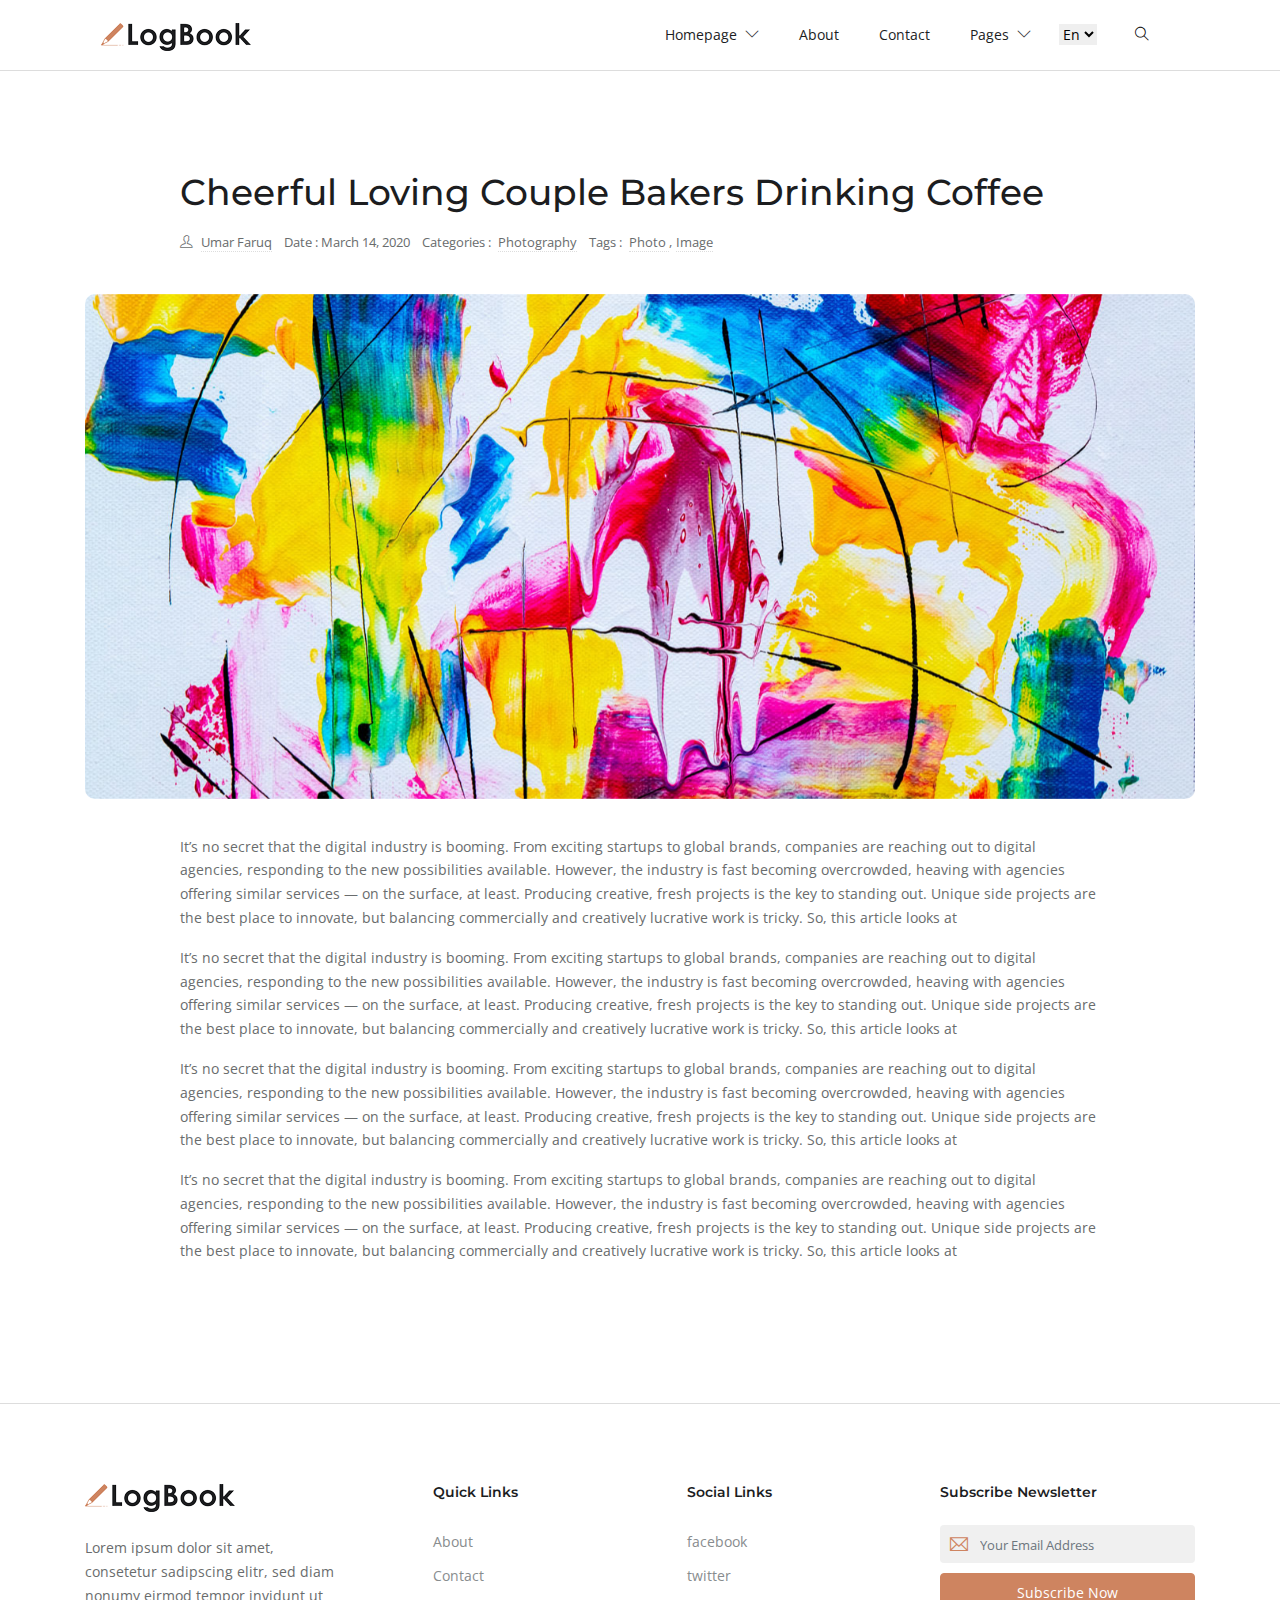
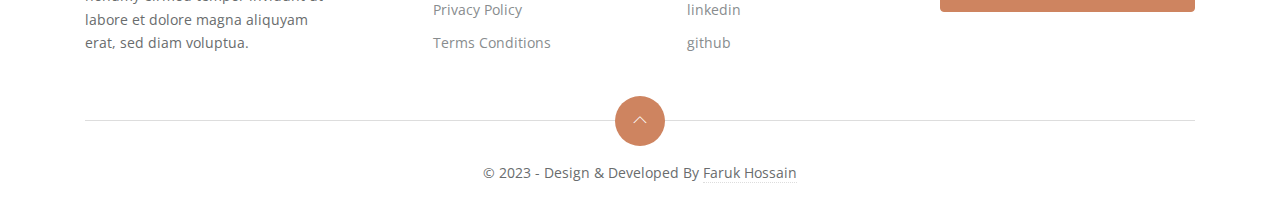
<file: post-details-1.html>
<!DOCTYPE html>
<html lang="en-us">

<head>
   <meta charset="utf-8">
   <title>Cheerful Loving Couple Bakers Drinking Coffee</title>

   <!-- mobile responsive meta -->
   <meta name="viewport" content="width=device-width, initial-scale=1, maximum-scale=5">
   <meta name="description" content="This is meta description">
   <meta name="author" content="Themefisher">

   <!-- plugins -->
   <link rel="preload" href="https://fonts.gstatic.com/s/opensans/v18/mem8YaGs126MiZpBA-UFWJ0bbck.woff2" style="font-display: optional;">
   <link rel="stylesheet" href="plugins/bootstrap/bootstrap.min.css">
   <link rel="stylesheet" href="https://fonts.googleapis.com/css?family=Montserrat:600%7cOpen&#43;Sans&amp;display=swap" media="screen">

   <link rel="stylesheet" href="plugins/themify-icons/themify-icons.css">
   <link rel="stylesheet" href="plugins/slick/slick.css">

   <!-- Main Stylesheet -->
   <link rel="stylesheet" href="css/style.css">

   <!--Favicon-->
   <link rel="shortcut icon" href="images/favicon.png" type="image/x-icon">
   <link rel="icon" href="images/favicon.png" type="image/x-icon">
</head>

<body>
<!-- navigation -->
<header class="sticky-top bg-white border-bottom border-default">
   <div class="container">

      <nav class="navbar navbar-expand-lg navbar-white">
         <a class="navbar-brand" href="index.html">
            <img class="img-fluid" width="150px" src="images/logo.png" alt="LogBook">
         </a>
         <button class="navbar-toggler border-0" type="button" data-toggle="collapse" data-target="#navigation">
            <i class="ti-menu"></i>
         </button>

         <div class="collapse navbar-collapse text-center" id="navigation">
            <ul class="navbar-nav ml-auto">
               <li class="nav-item dropdown">
                  <a class="nav-link" href="#" role="button" data-toggle="dropdown" aria-haspopup="true"
                     aria-expanded="false">
                     homepage <i class="ti-angle-down ml-1"></i>
                  </a>
                  <div class="dropdown-menu">
                     <a class="dropdown-item" href="index-full.html">Homepage Full Width</a>
                     <a class="dropdown-item" href="index-full-left.html">Homepage Full With Left Sidebar</a>
                     <a class="dropdown-item" href="index-full-right.html">Homepage Full With Right Sidebar</a>
                     <a class="dropdown-item" href="index-list.html">Homepage List Style</a>
                     <a class="dropdown-item" href="index-list-left.html">Homepage List With Left Sidebar</a>
                     <a class="dropdown-item" href="index-list-right.html">Homepage List With Right Sidebar</a>
                  </div>
               </li>
               <li class="nav-item">
                  <a class="nav-link" href="about.html">About</a>
               </li>
               <li class="nav-item">
                  <a class="nav-link" href="contact.html">Contact</a>
               </li>
               <li class="nav-item dropdown">
                  <a class="nav-link" href="#" role="button" data-toggle="dropdown" aria-haspopup="true"
                     aria-expanded="false">Pages <i class="ti-angle-down ml-1"></i>
                  </a>
                  <div class="dropdown-menu">
                     <a class="dropdown-item" href="author.html">Author</a>
                     <a class="dropdown-item" href="post-details-1.html">Post Details 1</a>
                     <a class="dropdown-item" href="post-details-2.html">Post Details 2</a>
                     <a class="dropdown-item" href="post-elements.html">Post Elements</a>
                     <a class="dropdown-item" href="privacy-policy.html">Privacy Policy</a>
                     <a class="dropdown-item" href="terms-conditions.html">Terms Conditions</a>
                  </div>
               </li>
            </ul>
            
            <select class="m-2 border-0" id="select-language">
               <option id="en" value="about/" selected>En</option>
               <option id="fr" value="fr/about/">Bn</option>
            </select>

            <!-- search -->
            <div class="search px-4">
               <button id="searchOpen" class="search-btn"><i class="ti-search"></i></button>
               <div class="search-wrapper">
                  <form action="javascript:void(0)" class="h-100">
                     <input class="search-box pl-4" id="search-query" name="s" type="search" placeholder="Type &amp; Hit Enter...">
                  </form>
                  <button id="searchClose" class="search-close"><i class="ti-close text-dark"></i></button>
               </div>
            </div>

         </div>
      </nav>
   </div>
</header>
<!-- /navigation -->

<section class="section">
	<div class="container">
		<article class="row mb-4">
			<div class="col-lg-10 mx-auto mb-4">
				<h1 class="h2 mb-3">Cheerful Loving Couple Bakers Drinking Coffee</h1>
				<ul class="list-inline post-meta mb-3">
					<li class="list-inline-item"><i class="ti-user mr-2"></i><a href="author.html">Umar Faruq</a>
					</li>
					<li class="list-inline-item">Date : March 14, 2020</li>
					<li class="list-inline-item">Categories : <a href="#!" class="ml-1">Photography </a>
					</li>
					<li class="list-inline-item">Tags : <a href="#!" class="ml-1">Photo </a> ,<a href="#!" class="ml-1">Image </a>
					</li>
				</ul>
			</div>
			<div class="col-12 mb-3">
				<div class="post-slider">
					<img src="images/post/post-1.jpg" class="img-fluid" alt="post-thumb">
				</div>
			</div>
			<div class="col-lg-10 mx-auto">
				<div class="content">
					<p>It’s no secret that the digital industry is booming. From exciting startups to global brands, companies are reaching out to digital agencies, responding to the new possibilities available. However, the industry is fast becoming overcrowded, heaving with agencies offering similar services — on the surface, at least. Producing creative, fresh projects is the key to standing out. Unique side projects are the best place to innovate, but balancing commercially and creatively lucrative work is tricky. So, this article looks at</p>
					<p>It’s no secret that the digital industry is booming. From exciting startups to global brands, companies are reaching out to digital agencies, responding to the new possibilities available. However, the industry is fast becoming overcrowded, heaving with agencies offering similar services — on the surface, at least. Producing creative, fresh projects is the key to standing out. Unique side projects are the best place to innovate, but balancing commercially and creatively lucrative work is tricky. So, this article looks at</p>
					<p>It’s no secret that the digital industry is booming. From exciting startups to global brands, companies are reaching out to digital agencies, responding to the new possibilities available. However, the industry is fast becoming overcrowded, heaving with agencies offering similar services — on the surface, at least. Producing creative, fresh projects is the key to standing out. Unique side projects are the best place to innovate, but balancing commercially and creatively lucrative work is tricky. So, this article looks at</p>
					<p>It’s no secret that the digital industry is booming. From exciting startups to global brands, companies are reaching out to digital agencies, responding to the new possibilities available. However, the industry is fast becoming overcrowded, heaving with agencies offering similar services — on the surface, at least. Producing creative, fresh projects is the key to standing out. Unique side projects are the best place to innovate, but balancing commercially and creatively lucrative work is tricky. So, this article looks at</p>
				</div>
			</div>
		</article>
	</div>
</section>

   <footer class="section-sm pb-0 border-top border-default">
      <div class="container">
         <div class="row justify-content-between">
            <div class="col-md-3 mb-4">
               <a class="mb-4 d-block" href="index.html">
                  <img class="img-fluid" width="150px" src="images/logo.png" alt="LogBook">
               </a>
               <p>Lorem ipsum dolor sit amet, consetetur sadipscing elitr, sed diam nonumy eirmod tempor invidunt ut labore et dolore magna aliquyam erat, sed diam voluptua.</p>
            </div>

            <div class="col-lg-2 col-md-3 col-6 mb-4">
               <h6 class="mb-4">Quick Links</h6>
               <ul class="list-unstyled footer-list">
                  <li><a href="about.html">About</a></li>
                  <li><a href="contact.html">Contact</a></li>
                  <li><a href="privacy-policy.html">Privacy Policy</a></li>
                  <li><a href="terms-conditions.html">Terms Conditions</a></li>
               </ul>
            </div>

            <div class="col-lg-2 col-md-3 col-6 mb-4">
               <h6 class="mb-4">Social Links</h6>
               <ul class="list-unstyled footer-list">
                  <li><a href="#">facebook</a></li>
                  <li><a href="#">twitter</a></li>
                  <li><a href="#">linkedin</a></li>
                  <li><a href="#">github</a></li>
               </ul>
            </div>

            <div class="col-md-3 mb-4">
               <h6 class="mb-4">Subscribe Newsletter</h6>
               <form class="subscription" action="javascript:void(0)" method="post">
                  <div class="position-relative">
                     <i class="ti-email email-icon"></i>
                     <input type="email" class="form-control" placeholder="Your Email Address">
                  </div>
                  <button class="btn btn-primary btn-block rounded" type="submit">Subscribe now</button>
               </form>
            </div>
         </div>
         <div class="scroll-top">
            <a href="javascript:void(0);" id="scrollTop"><i class="ti-angle-up"></i></a>
         </div>
         <div class="text-center">
            <p class="content">&copy; 2023 - Design &amp; Developed By <a href="https://github.com/Faruqdigital" target="_blank">Faruk Hossain</a></p>
         </div>
      </div>
   </footer>


   <!-- JS Plugins -->
   <script src="plugins/jQuery/jquery.min.js"></script>
   <script src="plugins/bootstrap/bootstrap.min.js" async></script>
   <script src="plugins/slick/slick.min.js"></script>

   <!-- Main Script -->
   <script src="js/script.js"></script>
</body>
</html>
</file>
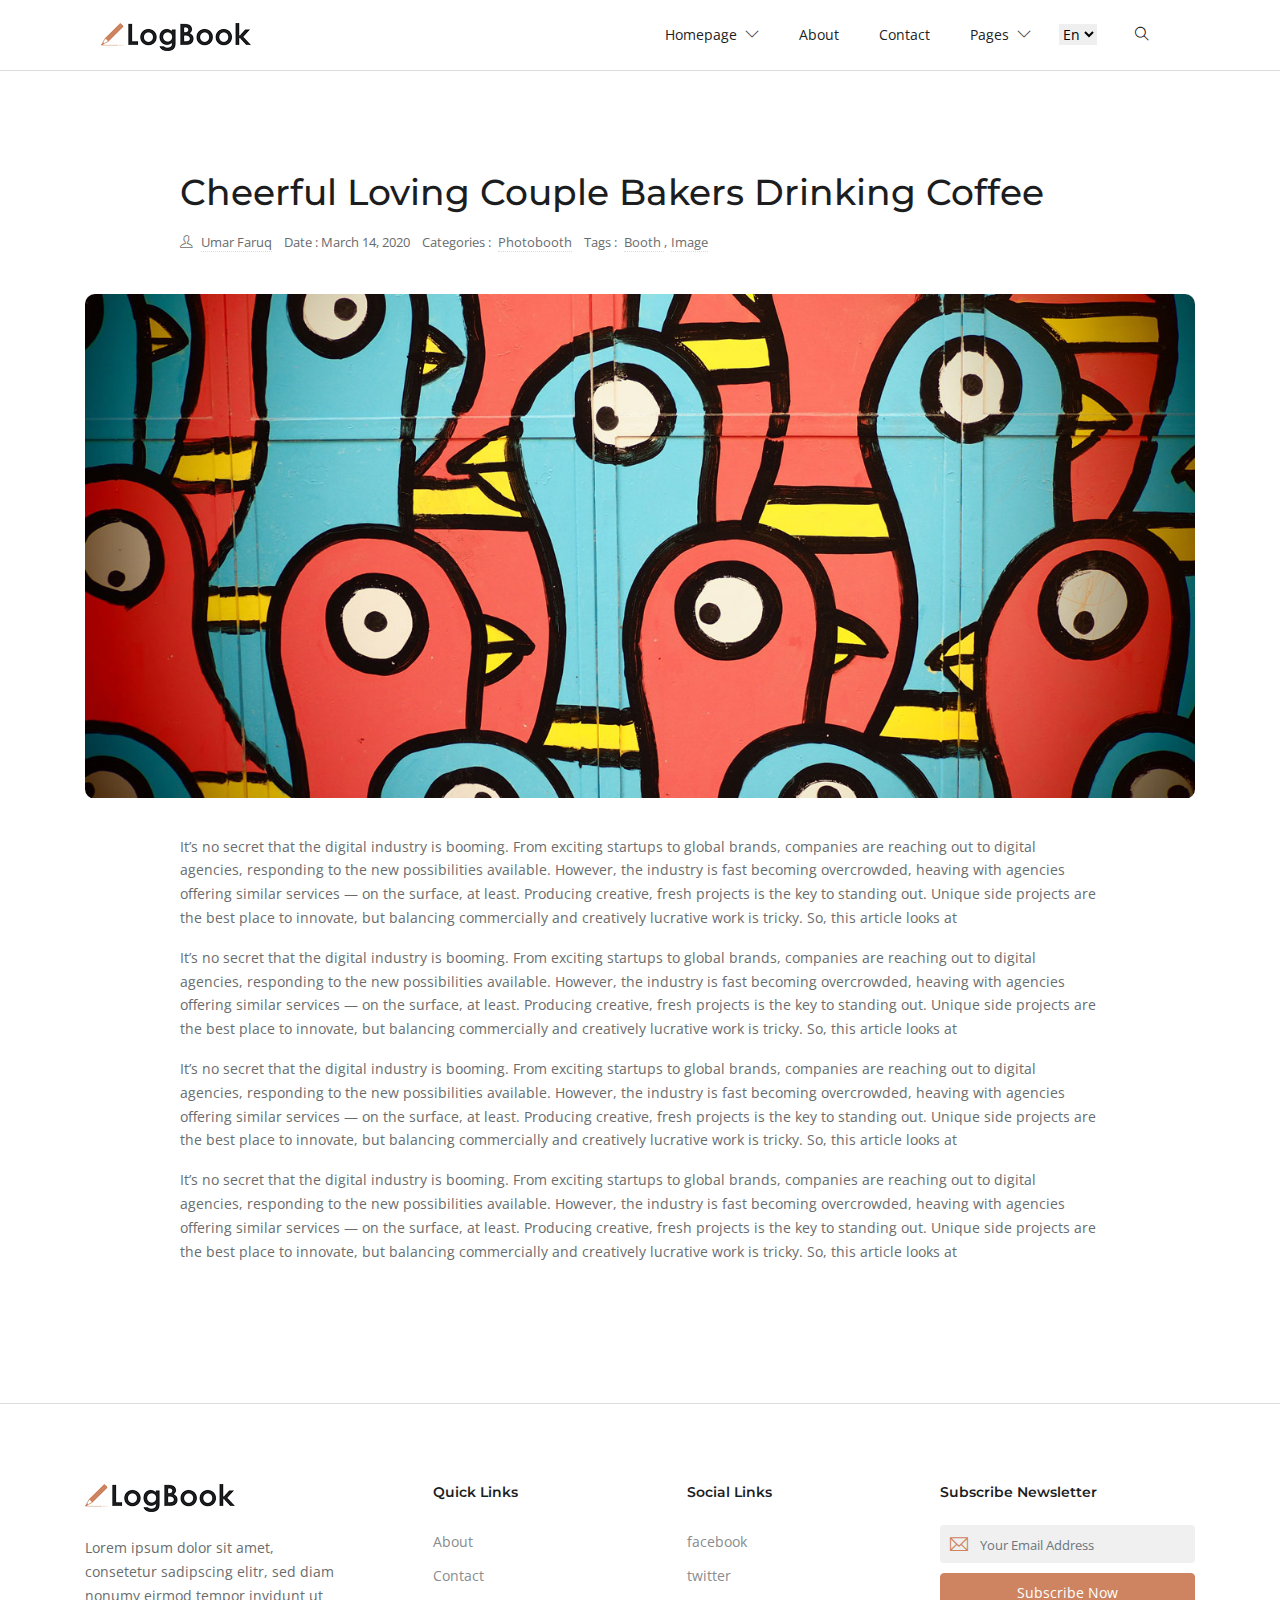
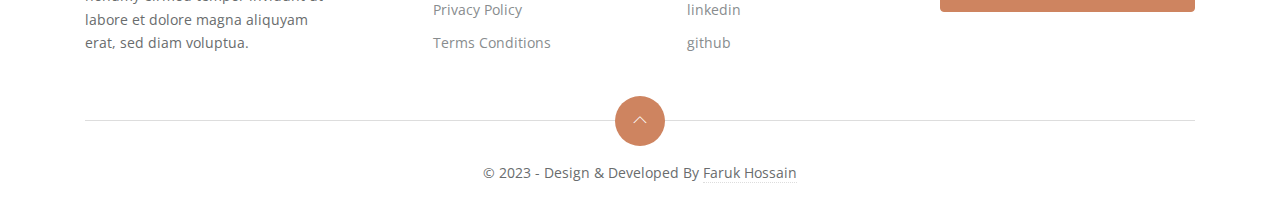
<file: post-details-2.html>
<!DOCTYPE html>

<html lang="en-us">

<head>
   <meta charset="utf-8">
   <title>Cheerful Loving Couple Bakers Drinking Coffee</title>

   <!-- mobile responsive meta -->
   <meta name="viewport" content="width=device-width, initial-scale=1, maximum-scale=5">
   <meta name="description" content="This is meta description">
   <meta name="author" content="Themefisher">

   <!-- plugins -->
   <link rel="preload" href="https://fonts.gstatic.com/s/opensans/v18/mem8YaGs126MiZpBA-UFWJ0bbck.woff2" style="font-display: optional;">
   <link rel="stylesheet" href="plugins/bootstrap/bootstrap.min.css">
   <link rel="stylesheet" href="https://fonts.googleapis.com/css?family=Montserrat:600%7cOpen&#43;Sans&amp;display=swap" media="screen">

   <link rel="stylesheet" href="plugins/themify-icons/themify-icons.css">
   <link rel="stylesheet" href="plugins/slick/slick.css">

   <!-- Main Stylesheet -->
   <link rel="stylesheet" href="css/style.css">

   <!--Favicon-->
   <link rel="shortcut icon" href="images/favicon.png" type="image/x-icon">
   <link rel="icon" href="images/favicon.png" type="image/x-icon">
</head>

<body>
<!-- navigation -->
<header class="sticky-top bg-white border-bottom border-default">
   <div class="container">

      <nav class="navbar navbar-expand-lg navbar-white">
         <a class="navbar-brand" href="index.html">
            <img class="img-fluid" width="150px" src="images/logo.png" alt="LogBook">
         </a>
         <button class="navbar-toggler border-0" type="button" data-toggle="collapse" data-target="#navigation">
            <i class="ti-menu"></i>
         </button>

         <div class="collapse navbar-collapse text-center" id="navigation">
            <ul class="navbar-nav ml-auto">
               <li class="nav-item dropdown">
                  <a class="nav-link" href="#" role="button" data-toggle="dropdown" aria-haspopup="true"
                     aria-expanded="false">
                     homepage <i class="ti-angle-down ml-1"></i>
                  </a>
                  <div class="dropdown-menu">
                     <a class="dropdown-item" href="index-full.html">Homepage Full Width</a>
                     <a class="dropdown-item" href="index-full-left.html">Homepage Full With Left Sidebar</a>
                     <a class="dropdown-item" href="index-full-right.html">Homepage Full With Right Sidebar</a>
                     <a class="dropdown-item" href="index-list.html">Homepage List Style</a>
                     <a class="dropdown-item" href="index-list-left.html">Homepage List With Left Sidebar</a>
                     <a class="dropdown-item" href="index-list-right.html">Homepage List With Right Sidebar</a>
                  </div>
               </li>
               <li class="nav-item">
                  <a class="nav-link" href="about.html">About</a>
               </li>
               <li class="nav-item">
                  <a class="nav-link" href="contact.html">Contact</a>
               </li>
               <li class="nav-item dropdown">
                  <a class="nav-link" href="#" role="button" data-toggle="dropdown" aria-haspopup="true"
                     aria-expanded="false">Pages <i class="ti-angle-down ml-1"></i>
                  </a>
                  <div class="dropdown-menu">
                     <a class="dropdown-item" href="author.html">Author</a>
                     <a class="dropdown-item" href="post-details-1.html">Post Details 1</a>
                     <a class="dropdown-item" href="post-details-2.html">Post Details 2</a>
                     <a class="dropdown-item" href="post-elements.html">Post Elements</a>
                     <a class="dropdown-item" href="privacy-policy.html">Privacy Policy</a>
                     <a class="dropdown-item" href="terms-conditions.html">Terms Conditions</a>
                  </div>
               </li>
            </ul>
            
            <select class="m-2 border-0" id="select-language">
               <option id="en" value="about/" selected>En</option>
               <option id="fr" value="fr/about/">Bn</option>
            </select>

            <!-- search -->
            <div class="search px-4">
               <button id="searchOpen" class="search-btn"><i class="ti-search"></i></button>
               <div class="search-wrapper">
                  <form action="javascript:void(0)" class="h-100">
                     <input class="search-box pl-4" id="search-query" name="s" type="search" placeholder="Type &amp; Hit Enter...">
                  </form>
                  <button id="searchClose" class="search-close"><i class="ti-close text-dark"></i></button>
               </div>
            </div>

         </div>
      </nav>
   </div>
</header>
<!-- /navigation -->

<section class="section">
	<div class="container">
		<article class="row mb-4">
			<div class="col-lg-10 mx-auto mb-4">
				<h1 class="h2 mb-3">Cheerful Loving Couple Bakers Drinking Coffee</h1>
				<ul class="list-inline post-meta mb-3">
					<li class="list-inline-item"><i class="ti-user mr-2"></i><a href="author.html">Umar Faruq</a>
					</li>
					<li class="list-inline-item">Date : March 14, 2020</li>
					<li class="list-inline-item">Categories : <a href="#!" class="ml-1">Photobooth </a>
					</li>
					<li class="list-inline-item">Tags : <a href="#!" class="ml-1">Booth </a> ,<a href="#!" class="ml-1">Image </a>
					</li>
				</ul>
			</div>
			<div class="col-12 mb-3">
				<div class="post-slider">
					<img src="images/post/post-2.jpg" class="img-fluid" alt="post-thumb">
					<img src="images/post/post-4.jpg" class="img-fluid" alt="post-thumb">
				</div>
			</div>
			<div class="col-lg-10 mx-auto">
				<div class="content">
					<p>It’s no secret that the digital industry is booming. From exciting startups to global brands, companies are reaching out to digital agencies, responding to the new possibilities available. However, the industry is fast becoming overcrowded, heaving with agencies offering similar services — on the surface, at least. Producing creative, fresh projects is the key to standing out. Unique side projects are the best place to innovate, but balancing commercially and creatively lucrative work is tricky. So, this article looks at</p>
					<p>It’s no secret that the digital industry is booming. From exciting startups to global brands, companies are reaching out to digital agencies, responding to the new possibilities available. However, the industry is fast becoming overcrowded, heaving with agencies offering similar services — on the surface, at least. Producing creative, fresh projects is the key to standing out. Unique side projects are the best place to innovate, but balancing commercially and creatively lucrative work is tricky. So, this article looks at</p>
					<p>It’s no secret that the digital industry is booming. From exciting startups to global brands, companies are reaching out to digital agencies, responding to the new possibilities available. However, the industry is fast becoming overcrowded, heaving with agencies offering similar services — on the surface, at least. Producing creative, fresh projects is the key to standing out. Unique side projects are the best place to innovate, but balancing commercially and creatively lucrative work is tricky. So, this article looks at</p>
					<p>It’s no secret that the digital industry is booming. From exciting startups to global brands, companies are reaching out to digital agencies, responding to the new possibilities available. However, the industry is fast becoming overcrowded, heaving with agencies offering similar services — on the surface, at least. Producing creative, fresh projects is the key to standing out. Unique side projects are the best place to innovate, but balancing commercially and creatively lucrative work is tricky. So, this article looks at</p>
				</div>
			</div>
		</article>
	</div>
</section>

   <footer class="section-sm pb-0 border-top border-default">
      <div class="container">
         <div class="row justify-content-between">
            <div class="col-md-3 mb-4">
               <a class="mb-4 d-block" href="index.html">
                  <img class="img-fluid" width="150px" src="images/logo.png" alt="LogBook">
               </a>
               <p>Lorem ipsum dolor sit amet, consetetur sadipscing elitr, sed diam nonumy eirmod tempor invidunt ut labore et dolore magna aliquyam erat, sed diam voluptua.</p>
            </div>

            <div class="col-lg-2 col-md-3 col-6 mb-4">
               <h6 class="mb-4">Quick Links</h6>
               <ul class="list-unstyled footer-list">
                  <li><a href="about.html">About</a></li>
                  <li><a href="contact.html">Contact</a></li>
                  <li><a href="privacy-policy.html">Privacy Policy</a></li>
                  <li><a href="terms-conditions.html">Terms Conditions</a></li>
               </ul>
            </div>

            <div class="col-lg-2 col-md-3 col-6 mb-4">
               <h6 class="mb-4">Social Links</h6>
               <ul class="list-unstyled footer-list">
                  <li><a href="#">facebook</a></li>
                  <li><a href="#">twitter</a></li>
                  <li><a href="#">linkedin</a></li>
                  <li><a href="#">github</a></li>
               </ul>
            </div>

            <div class="col-md-3 mb-4">
               <h6 class="mb-4">Subscribe Newsletter</h6>
               <form class="subscription" action="javascript:void(0)" method="post">
                  <div class="position-relative">
                     <i class="ti-email email-icon"></i>
                     <input type="email" class="form-control" placeholder="Your Email Address">
                  </div>
                  <button class="btn btn-primary btn-block rounded" type="submit">Subscribe now</button>
               </form>
            </div>
         </div>
         <div class="scroll-top">
            <a href="javascript:void(0);" id="scrollTop"><i class="ti-angle-up"></i></a>
         </div>
         <div class="text-center">
            <p class="content">&copy; 2023 - Design &amp; Developed By <a href="https://github.com/Faruqdigital" target="_blank">Faruk Hossain</a></p>
         </div>
      </div>
   </footer>


   <!-- JS Plugins -->
   <script src="plugins/jQuery/jquery.min.js"></script>
   <script src="plugins/bootstrap/bootstrap.min.js" async></script>
   <script src="plugins/slick/slick.min.js"></script>

   <!-- Main Script -->
   <script src="js/script.js"></script>
</body>
</html>
</file>
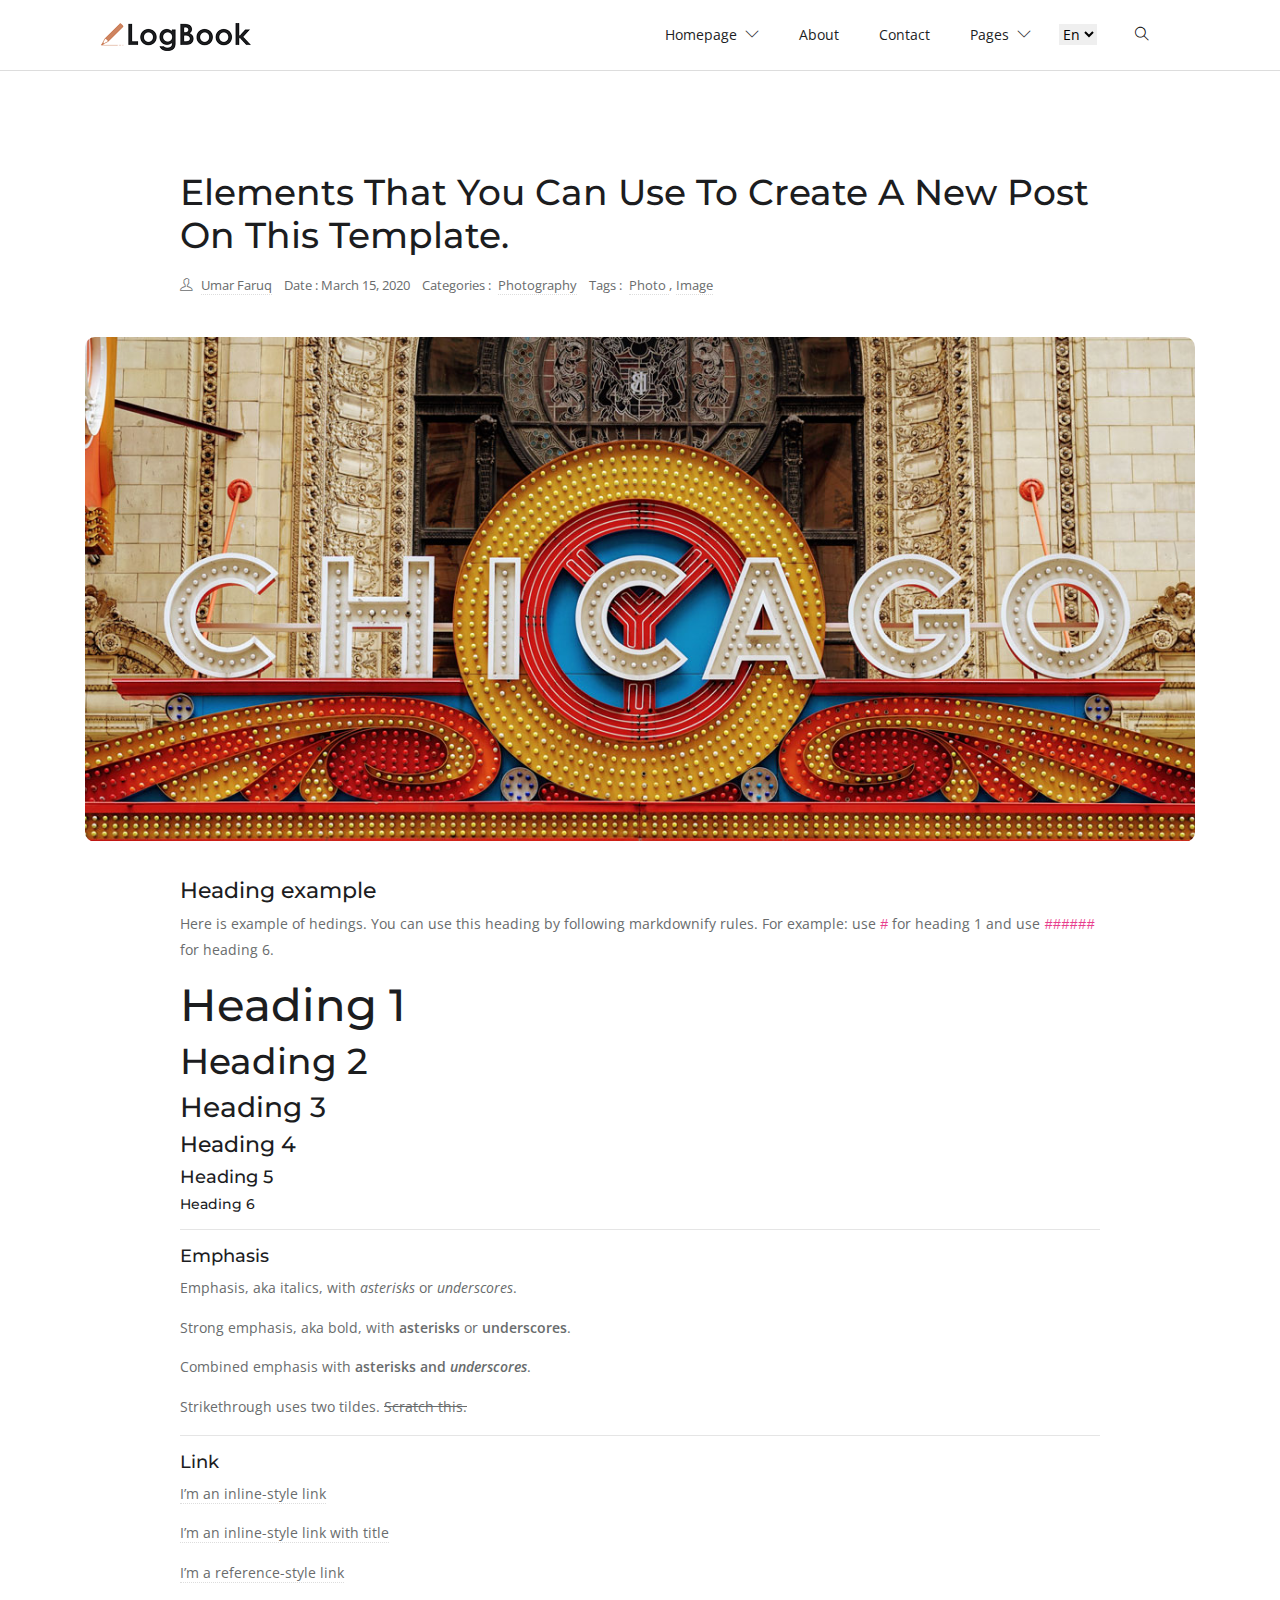
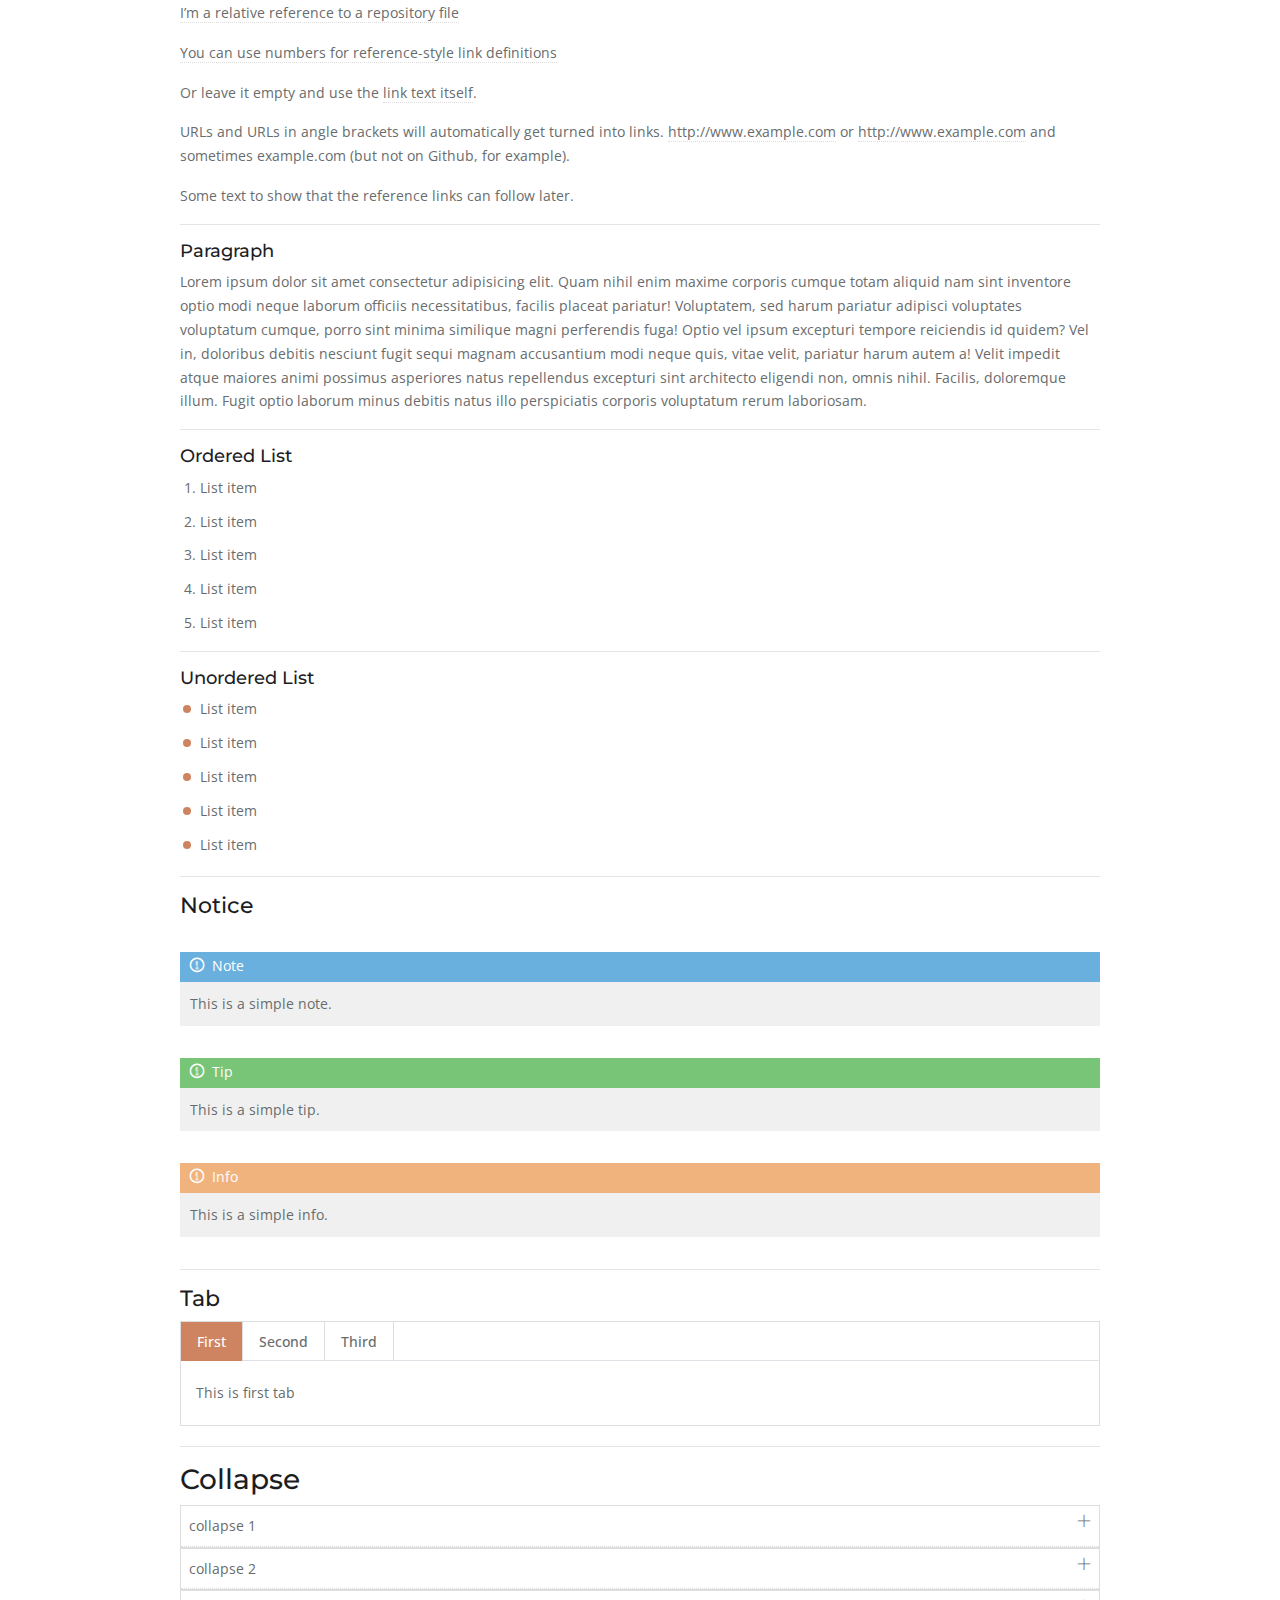
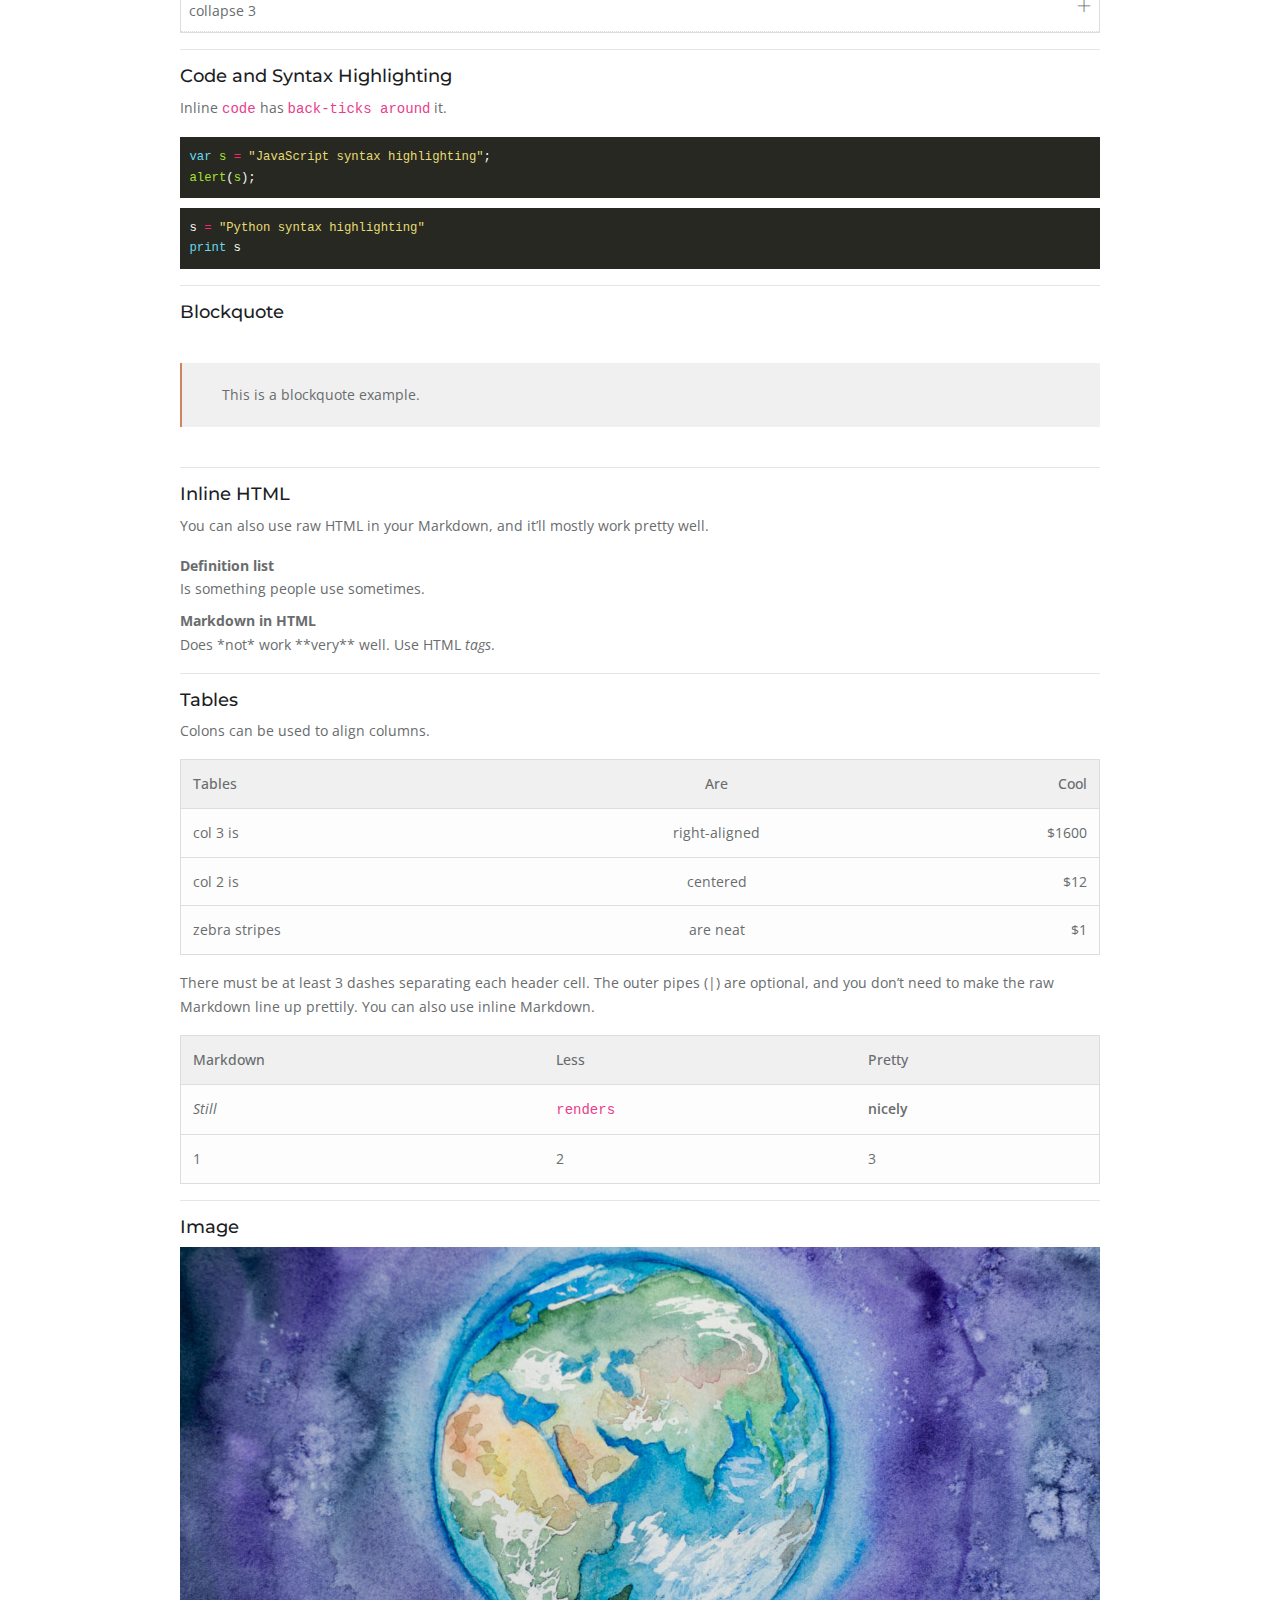
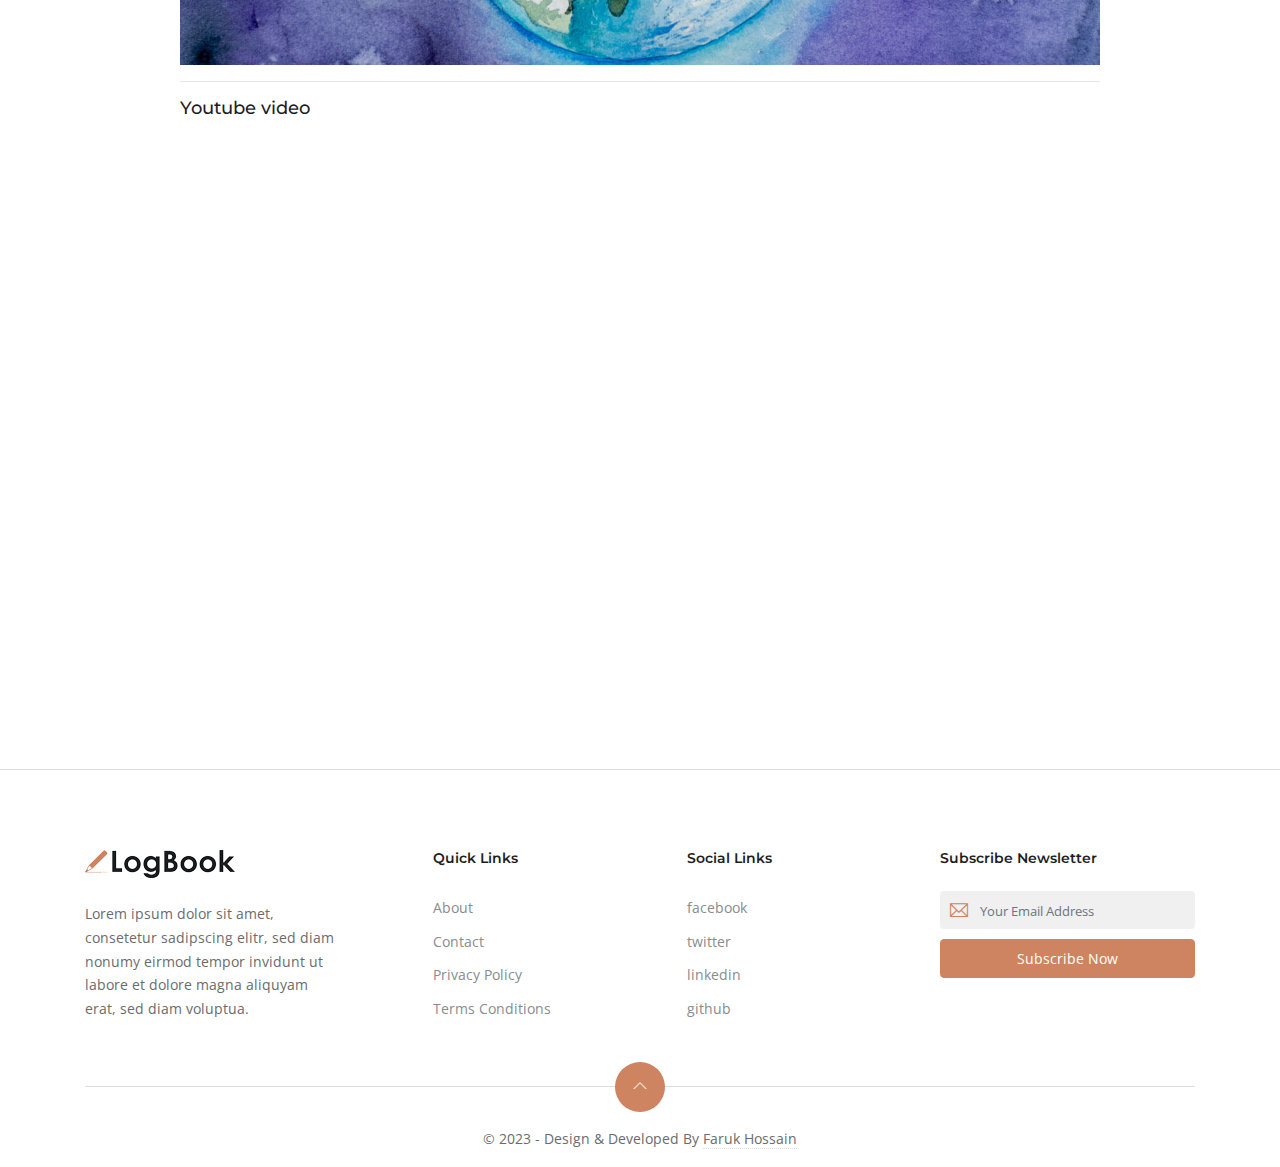
<file: post-elements.html>
<!DOCTYPE html>
<html lang="en-us">

<head>
	<meta charset="utf-8">
	<title>Elements That You Can Use To Create A New Post On This Template.</title>

	<!-- mobile responsive meta -->
	<meta name="viewport" content="width=device-width, initial-scale=1, maximum-scale=5">
	<meta name="description" content="This is meta description">
	<meta name="author" content="Themefisher">

	<!-- plugins -->
	<link rel="preload" href="https://fonts.gstatic.com/s/opensans/v18/mem8YaGs126MiZpBA-UFWJ0bbck.woff2"
		style="font-display: optional;">
	<link rel="stylesheet" href="plugins/bootstrap/bootstrap.min.css">
	<link rel="stylesheet"
		href="https://fonts.googleapis.com/css?family=Montserrat:600%7cOpen&#43;Sans&amp;display=swap" media="screen">

	<link rel="stylesheet" href="plugins/themify-icons/themify-icons.css">
	<link rel="stylesheet" href="plugins/slick/slick.css">

	<!-- Main Stylesheet -->
	<link rel="stylesheet" href="css/style.css">

	<!--Favicon-->
	<link rel="shortcut icon" href="images/favicon.png" type="image/x-icon">
	<link rel="icon" href="images/favicon.png" type="image/x-icon">
</head>

<body>
	<!-- navigation -->
	<header class="sticky-top bg-white border-bottom border-default">
		<div class="container">

			<nav class="navbar navbar-expand-lg navbar-white">
				<a class="navbar-brand" href="index.html">
					<img class="img-fluid" width="150px" src="images/logo.png" alt="LogBook">
				</a>
				<button class="navbar-toggler border-0" type="button" data-toggle="collapse" data-target="#navigation">
					<i class="ti-menu"></i>
				</button>

				<div class="collapse navbar-collapse text-center" id="navigation">
					<ul class="navbar-nav ml-auto">
						<li class="nav-item dropdown">
							<a class="nav-link" href="#" role="button" data-toggle="dropdown" aria-haspopup="true"
								aria-expanded="false">
								homepage <i class="ti-angle-down ml-1"></i>
							</a>
							<div class="dropdown-menu">
								<a class="dropdown-item" href="index-full.html">Homepage Full Width</a>
								<a class="dropdown-item" href="index-full-left.html">Homepage Full With Left Sidebar</a>
								<a class="dropdown-item" href="index-full-right.html">Homepage Full With Right
									Sidebar</a>
								<a class="dropdown-item" href="index-list.html">Homepage List Style</a>
								<a class="dropdown-item" href="index-list-left.html">Homepage List With Left Sidebar</a>
								<a class="dropdown-item" href="index-list-right.html">Homepage List With Right
									Sidebar</a>
							</div>
						</li>
						<li class="nav-item">
							<a class="nav-link" href="about.html">About</a>
						</li>
						<li class="nav-item">
							<a class="nav-link" href="contact.html">Contact</a>
						</li>
						<li class="nav-item dropdown">
							<a class="nav-link" href="#" role="button" data-toggle="dropdown" aria-haspopup="true"
								aria-expanded="false">Pages <i class="ti-angle-down ml-1"></i>
							</a>
							<div class="dropdown-menu">
								<a class="dropdown-item" href="author.html">Author</a>
								<a class="dropdown-item" href="post-details-1.html">Post Details 1</a>
								<a class="dropdown-item" href="post-details-2.html">Post Details 2</a>
								<a class="dropdown-item" href="post-elements.html">Post Elements</a>
								<a class="dropdown-item" href="privacy-policy.html">Privacy Policy</a>
								<a class="dropdown-item" href="terms-conditions.html">Terms Conditions</a>
							</div>
						</li>
					</ul>

					<select class="m-2 border-0" id="select-language">
						<option id="en" value="about/" selected>En</option>
						<option id="fr" value="fr/about/">Bn</option>
					</select>

					<!-- search -->
					<div class="search px-4">
						<button id="searchOpen" class="search-btn"><i class="ti-search"></i></button>
						<div class="search-wrapper">
							<form action="javascript:void(0)" class="h-100">
								<input class="search-box pl-4" id="search-query" name="s" type="search"
									placeholder="Type &amp; Hit Enter...">
							</form>
							<button id="searchClose" class="search-close"><i class="ti-close text-dark"></i></button>
						</div>
					</div>

				</div>
			</nav>
		</div>
	</header>
	<!-- /navigation -->

	<section class="section">
		<div class="container">
			<article class="row mb-4">
				<div class="col-lg-10 mx-auto mb-4">
					<h1 class="h2 mb-3">Elements That You Can Use To Create A New Post On This Template.</h1>
					<ul class="list-inline post-meta mb-3">
						<li class="list-inline-item"><i class="ti-user mr-2"></i><a href="author.html">Umar Faruq</a>
						</li>
						<li class="list-inline-item">Date : March 15, 2020</li>
						<li class="list-inline-item">Categories : <a href="#!" class="ml-1">Photography </a>
						</li>
						<li class="list-inline-item">Tags : <a href="#!" class="ml-1">Photo </a> ,<a href="#!"
								class="ml-1">Image </a>
						</li>
					</ul>
				</div>
				<div class="col-12 mb-3">
					<div class="post-slider">
						<img src="images/post/post-6.jpg" class="img-fluid" alt="post-thumb">
						<img src="images/post/post-1.jpg" class="img-fluid" alt="post-thumb">
						<img src="images/post/post-3.jpg" class="img-fluid" alt="post-thumb">
					</div>
				</div>
				<div class="col-lg-10 mx-auto">
					<div class="content">
						<h4 id="heading-example">Heading example</h4>
						<p>Here is example of hedings. You can use this heading by following markdownify rules. For
							example: use <code>#</code> for heading 1 and use <code>######</code> for heading 6.</p>
						<h1 id="heading-1">Heading 1</h1>
						<h2 id="heading-2">Heading 2</h2>
						<h3 id="heading-3">Heading 3</h3>
						<h4 id="heading-4">Heading 4</h4>
						<h5 id="heading-5">Heading 5</h5>
						<h6 id="heading-6">Heading 6</h6>
						<hr>
						<h5 id="emphasis">Emphasis</h5>
						<p>Emphasis, aka italics, with <em>asterisks</em> or <em>underscores</em>.</p>
						<p>Strong emphasis, aka bold, with <strong>asterisks</strong> or <strong>underscores</strong>.
						</p>
						<p>Combined emphasis with <strong>asterisks and <em>underscores</em></strong>.</p>
						<p>Strikethrough uses two tildes. <del>Scratch this.</del>
						</p>
						<hr>
						<h5 id="link">Link</h5>
						<p><a href="https://www.google.com">I&rsquo;m an inline-style link</a>
						</p>
						<p><a href="https://www.google.com" title="Google's Homepage">I&rsquo;m an inline-style link
								with title</a>
						</p>
						<p><a href="https://www.themefisher.com">I&rsquo;m a reference-style link</a>
						</p>
						<p><a href="../blob/master/LICENSE">I&rsquo;m a relative reference to a repository file</a>
						</p>
						<p><a href="https://gethugothemes.com">You can use numbers for reference-style link
								definitions</a>
						</p>
						<p>Or leave it empty and use the <a href="https://www.getjekyllthemes.com">link text itself</a>.
						</p>
						<p>URLs and URLs in angle brackets will automatically get turned into links.
							<a href="http://www.example.com">http://www.example.com</a> or <a
								href="http://www.example.com">http://www.example.com</a> and sometimes example.com (but
							not on Github, for example).</p>
						<p>Some text to show that the reference links can follow later.</p>
						<hr>
						<h5 id="paragraph">Paragraph</h5>
						<p>Lorem ipsum dolor sit amet consectetur adipisicing elit. Quam nihil enim maxime corporis
							cumque totam aliquid nam sint inventore optio modi neque laborum officiis necessitatibus,
							facilis placeat pariatur! Voluptatem, sed harum pariatur adipisci voluptates voluptatum
							cumque, porro sint minima similique magni perferendis fuga! Optio vel ipsum excepturi
							tempore reiciendis id quidem? Vel in, doloribus debitis nesciunt fugit sequi magnam
							accusantium modi neque quis, vitae velit, pariatur harum autem a! Velit impedit atque
							maiores animi possimus asperiores natus repellendus excepturi sint architecto eligendi non,
							omnis nihil. Facilis, doloremque illum. Fugit optio laborum minus debitis natus illo
							perspiciatis corporis voluptatum rerum laboriosam.</p>
						<hr>
						<h5 id="ordered-list">Ordered List</h5>
						<ol>
							<li>List item</li>
							<li>List item</li>
							<li>List item</li>
							<li>List item</li>
							<li>List item</li>
						</ol>
						<hr>
						<h5 id="unordered-list">Unordered List</h5>
						<ul>
							<li>List item</li>
							<li>List item</li>
							<li>List item</li>
							<li>List item</li>
							<li>List item</li>
						</ul>
						<hr>
						<h4 id="notice">Notice</h4>
						<div class="notices note">
							<p>This is a simple note.</p>
						</div>
						<div class="notices tip">
							<p>This is a simple tip.</p>
						</div>
						<div class="notices info">
							<p>This is a simple info.</p>
						</div>
						<hr>
						<h4 id="tab">Tab</h4>
						<div class="code-tabs">
							<ul class="nav nav-tabs"></ul>
							<div class="tab-content">
								<div class="tab-pane" title="first">This is first tab</div>
								<div class="tab-pane" title="second">this is second tab</div>
								<div class="tab-pane" title="third">this is third tab</div>
							</div>
						</div>
						<hr>
						<h3 id="collapse">Collapse</h3>
						<div class="border border-default collapse-wrapper"> <a class="d-flex p-2 collapse-head"
								data-toggle="collapse" href="#collapse-1" role="button">
								collapse 1 <i class="ti-plus ml-auto"></i>
							</a>
							<div class="collapse" id="collapse-1">
								<div class="p-2">This is a simple collapse</div>
							</div>
						</div>
						<div class="border border-default collapse-wrapper"> <a class="d-flex p-2 collapse-head"
								data-toggle="collapse" href="#collapse-2" role="button">
								collapse 2 <i class="ti-plus ml-auto"></i>
							</a>
							<div class="collapse" id="collapse-2">
								<div class="p-2">This is a simple collapse</div>
							</div>
						</div>
						<div class="border border-default collapse-wrapper"> <a class="d-flex p-2 collapse-head"
								data-toggle="collapse" href="#collapse-3" role="button">
								collapse 3 <i class="ti-plus ml-auto"></i>
							</a>
							<div class="collapse" id="collapse-3">
								<div class="p-2">This is a simple collapse</div>
							</div>
						</div>
						<hr>
						<h5 id="code-and-syntax-highlighting">Code and Syntax Highlighting</h5>
						<p>Inline <code>code</code> has <code>back-ticks around</code> it.</p>
						<div class="highlight">
							<pre
								style="color:#f8f8f2;background-color:#272822;-moz-tab-size:4;-o-tab-size:4;tab-size:4"><code class="language-javascript" data-lang="javascript"><span style="color:#66d9ef">var</span> <span style="color:#a6e22e">s</span> <span style="color:#f92672">=</span> <span style="color:#e6db74">&#34;JavaScript syntax highlighting&#34;</span>;
<span style="color:#a6e22e">alert</span>(<span style="color:#a6e22e">s</span>);
</code></pre>
						</div>
						<div class="highlight">
							<pre
								style="color:#f8f8f2;background-color:#272822;-moz-tab-size:4;-o-tab-size:4;tab-size:4"><code class="language-python" data-lang="python">s <span style="color:#f92672">=</span> <span style="color:#e6db74">&#34;Python syntax highlighting&#34;</span>
<span style="color:#66d9ef">print</span> s
</code></pre>
						</div>
						<hr>
						<h5 id="blockquote">Blockquote</h5>
						<blockquote>
							<p>This is a blockquote example.</p>
						</blockquote>
						<hr>
						<h5 id="inline-html">Inline HTML</h5>
						<p>You can also use raw HTML in your Markdown, and it&rsquo;ll mostly work pretty well.</p>
						<dl>
							<dt>Definition list</dt>
							<dd>Is something people use sometimes.</dd>
							<dt>Markdown in HTML</dt>
							<dd>Does *not* work **very** well. Use HTML <em>tags</em>.</dd>
						</dl>
						<hr>
						<h5 id="tables">Tables</h5>
						<p>Colons can be used to align columns.</p>
						<table>
							<thead>
								<tr>
									<th>Tables</th>
									<th style="text-align:center">Are</th>
									<th style="text-align:right">Cool</th>
								</tr>
							</thead>
							<tbody>
								<tr>
									<td>col 3 is</td>
									<td style="text-align:center">right-aligned</td>
									<td style="text-align:right">$1600</td>
								</tr>
								<tr>
									<td>col 2 is</td>
									<td style="text-align:center">centered</td>
									<td style="text-align:right">$12</td>
								</tr>
								<tr>
									<td>zebra stripes</td>
									<td style="text-align:center">are neat</td>
									<td style="text-align:right">$1</td>
								</tr>
							</tbody>
						</table>
						<p>There must be at least 3 dashes separating each header cell. The outer pipes (|) are
							optional, and you don&rsquo;t need to make the raw Markdown line up prettily. You can also
							use inline Markdown.</p>
						<table>
							<thead>
								<tr>
									<th>Markdown</th>
									<th>Less</th>
									<th>Pretty</th>
								</tr>
							</thead>
							<tbody>
								<tr>
									<td><em>Still</em>
									</td>
									<td><code>renders</code>
									</td>
									<td><strong>nicely</strong>
									</td>
								</tr>
								<tr>
									<td>1</td>
									<td>2</td>
									<td>3</td>
								</tr>
							</tbody>
						</table>
						<hr>
						<h5 id="image">Image</h5>
						<p>
							<img src="../../images/post/post-3.jpg" alt="image">
						</p>
						<hr>
						<h5 id="youtube-video">Youtube video</h5>
						<div style="position: relative; padding-bottom: 56.25%; height: 0; overflow: hidden;">
							<iframe src="https://www.youtube.com/embed/C0DPdy98e4c"
								style="position: absolute; top: 0; left: 0; width: 100%; height: 100%; border:0;"
								allowfullscreen title="YouTube Video"></iframe>
						</div>
					</div>
				</div>
			</article>
		</div>
	</section>

	<footer class="section-sm pb-0 border-top border-default">
		<div class="container">
			<div class="row justify-content-between">
				<div class="col-md-3 mb-4">
					<a class="mb-4 d-block" href="index.html">
						<img class="img-fluid" width="150px" src="images/logo.png" alt="LogBook">
					</a>
					<p>Lorem ipsum dolor sit amet, consetetur sadipscing elitr, sed diam nonumy eirmod tempor invidunt
						ut labore et dolore magna aliquyam erat, sed diam voluptua.</p>
				</div>

				<div class="col-lg-2 col-md-3 col-6 mb-4">
					<h6 class="mb-4">Quick Links</h6>
					<ul class="list-unstyled footer-list">
						<li><a href="about.html">About</a></li>
						<li><a href="contact.html">Contact</a></li>
						<li><a href="privacy-policy.html">Privacy Policy</a></li>
						<li><a href="terms-conditions.html">Terms Conditions</a></li>
					</ul>
				</div>

				<div class="col-lg-2 col-md-3 col-6 mb-4">
					<h6 class="mb-4">Social Links</h6>
					<ul class="list-unstyled footer-list">
						<li><a href="#">facebook</a></li>
						<li><a href="#">twitter</a></li>
						<li><a href="#">linkedin</a></li>
						<li><a href="#">github</a></li>
					</ul>
				</div>

				<div class="col-md-3 mb-4">
					<h6 class="mb-4">Subscribe Newsletter</h6>
					<form class="subscription" action="javascript:void(0)" method="post">
						<div class="position-relative">
							<i class="ti-email email-icon"></i>
							<input type="email" class="form-control" placeholder="Your Email Address">
						</div>
						<button class="btn btn-primary btn-block rounded" type="submit">Subscribe now</button>
					</form>
				</div>
			</div>
			<div class="scroll-top">
				<a href="javascript:void(0);" id="scrollTop"><i class="ti-angle-up"></i></a>
			</div>
			<div class="text-center">
				<p class="content">&copy; 2023 - Design &amp; Developed By <a href="https://github.com/Faruqdigital"
						target="_blank">Faruk Hossain</a></p>
			</div>
		</div>
	</footer>


	<!-- JS Plugins -->
	<script src="plugins/jQuery/jquery.min.js"></script>
	<script src="plugins/bootstrap/bootstrap.min.js" async></script>
	<script src="plugins/slick/slick.min.js"></script>

	<!-- Main Script -->
	<script src="js/script.js"></script>
</body>

</html>
</file>
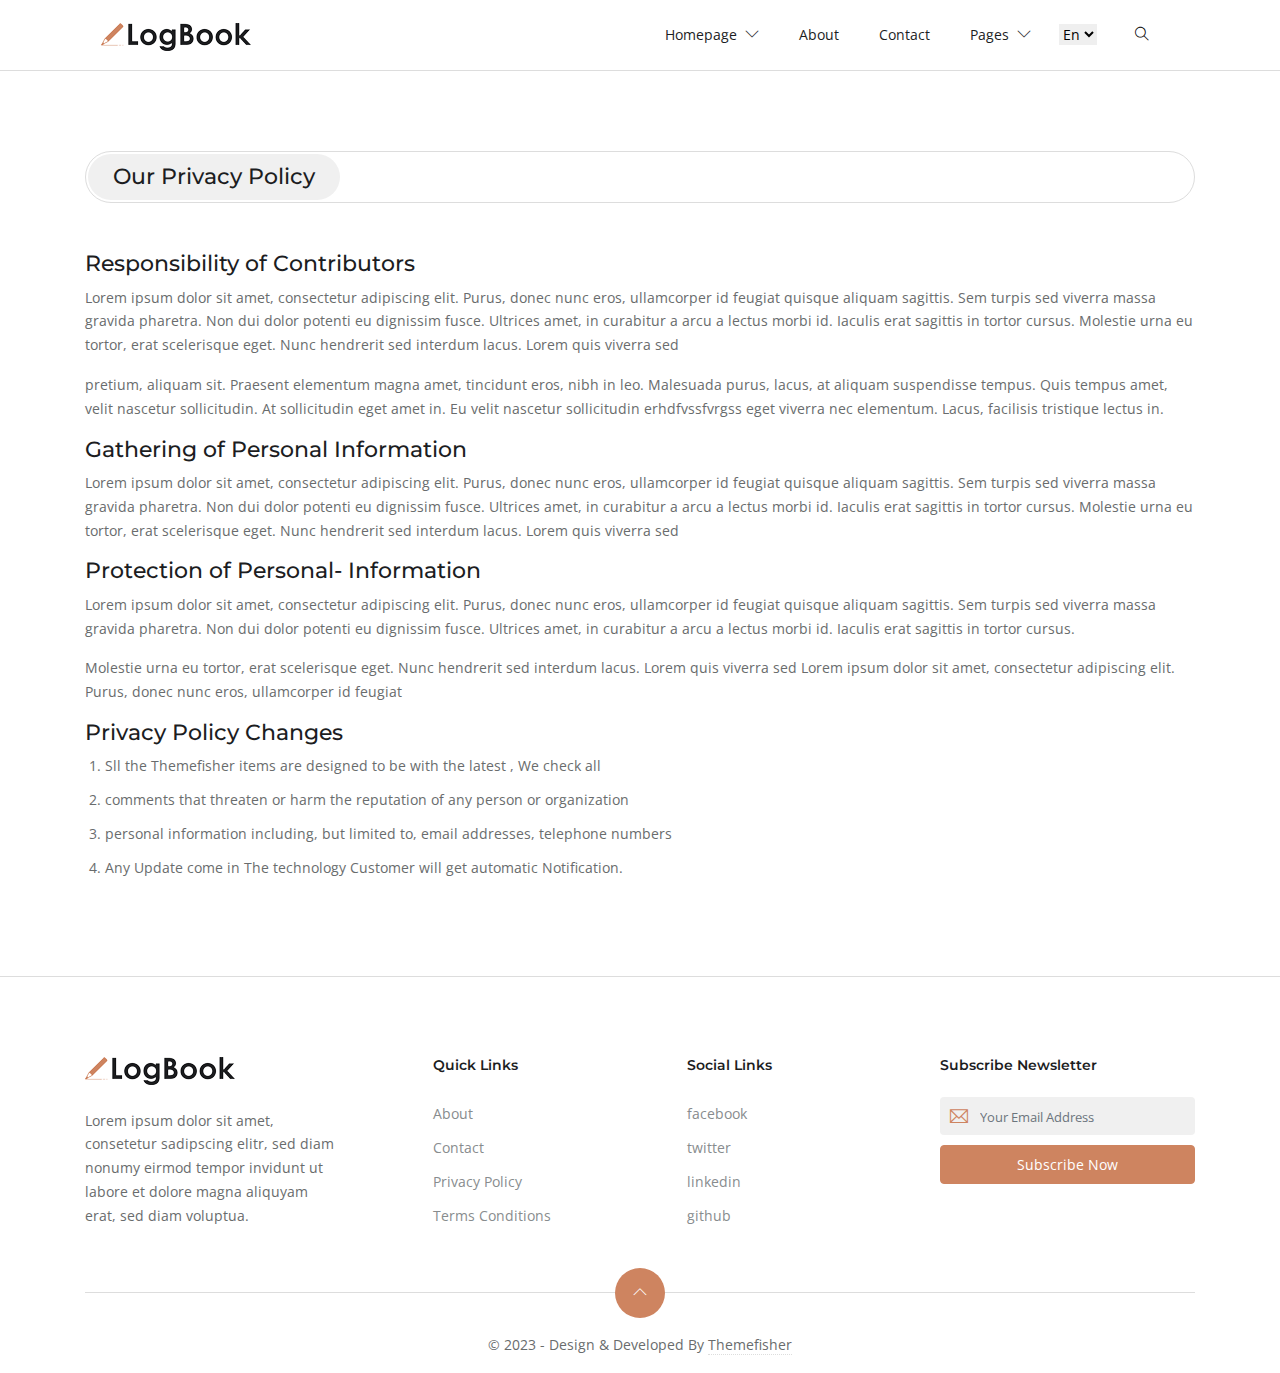
<file: privacy-policy.html>
<!DOCTYPE html>
<html lang="en-us">

<head>
   <meta charset="utf-8">
   <title>Our Privacy Policy</title>

   <!-- mobile responsive meta -->
   <meta name="viewport" content="width=device-width, initial-scale=1, maximum-scale=5">
   <meta name="description" content="This is meta description">
   <meta name="author" content="Themefisher">

   <!-- plugins -->
   <link rel="preload" href="https://fonts.gstatic.com/s/opensans/v18/mem8YaGs126MiZpBA-UFWJ0bbck.woff2" style="font-display: optional;">
   <link rel="stylesheet" href="plugins/bootstrap/bootstrap.min.css">
   <link rel="stylesheet" href="https://fonts.googleapis.com/css?family=Montserrat:600%7cOpen&#43;Sans&amp;display=swap" media="screen">

   <link rel="stylesheet" href="plugins/themify-icons/themify-icons.css">
   <link rel="stylesheet" href="plugins/slick/slick.css">

   <!-- Main Stylesheet -->
   <link rel="stylesheet" href="css/style.css">

   <!--Favicon-->
   <link rel="shortcut icon" href="images/favicon.png" type="image/x-icon">
   <link rel="icon" href="images/favicon.png" type="image/x-icon">
</head>

<body>
<!-- navigation -->
<header class="sticky-top bg-white border-bottom border-default">
   <div class="container">

      <nav class="navbar navbar-expand-lg navbar-white">
         <a class="navbar-brand" href="index.html">
            <img class="img-fluid" width="150px" src="images/logo.png" alt="LogBook">
         </a>
         <button class="navbar-toggler border-0" type="button" data-toggle="collapse" data-target="#navigation">
            <i class="ti-menu"></i>
         </button>

         <div class="collapse navbar-collapse text-center" id="navigation">
            <ul class="navbar-nav ml-auto">
               <li class="nav-item dropdown">
                  <a class="nav-link" href="#" role="button" data-toggle="dropdown" aria-haspopup="true"
                     aria-expanded="false">
                     homepage <i class="ti-angle-down ml-1"></i>
                  </a>
                  <div class="dropdown-menu">
                     <a class="dropdown-item" href="index-full.html">Homepage Full Width</a>
                     <a class="dropdown-item" href="index-full-left.html">Homepage Full With Left Sidebar</a>
                     <a class="dropdown-item" href="index-full-right.html">Homepage Full With Right Sidebar</a>
                     <a class="dropdown-item" href="index-list.html">Homepage List Style</a>
                     <a class="dropdown-item" href="index-list-left.html">Homepage List With Left Sidebar</a>
                     <a class="dropdown-item" href="index-list-right.html">Homepage List With Right Sidebar</a>
                  </div>
               </li>
               <li class="nav-item">
                  <a class="nav-link" href="about.html">About</a>
               </li>
               <li class="nav-item">
                  <a class="nav-link" href="contact.html">Contact</a>
               </li>
               <li class="nav-item dropdown">
                  <a class="nav-link" href="#" role="button" data-toggle="dropdown" aria-haspopup="true"
                     aria-expanded="false">Pages <i class="ti-angle-down ml-1"></i>
                  </a>
                  <div class="dropdown-menu">
                     <a class="dropdown-item" href="author.html">Author</a>
                     <a class="dropdown-item" href="post-details-1.html">Post Details 1</a>
                     <a class="dropdown-item" href="post-details-2.html">Post Details 2</a>
                     <a class="dropdown-item" href="post-elements.html">Post Elements</a>
                     <a class="dropdown-item" href="privacy-policy.html">Privacy Policy</a>
                     <a class="dropdown-item" href="terms-conditions.html">Terms Conditions</a>
                  </div>
               </li>
            </ul>
            
            <select class="m-2 border-0" id="select-language">
               <option id="en" value="about/" selected>En</option>
               <option id="fr" value="fr/about/">Bn</option>
            </select>

            <!-- search -->
            <div class="search px-4">
               <button id="searchOpen" class="search-btn"><i class="ti-search"></i></button>
               <div class="search-wrapper">
                  <form action="javascript:void(0)" class="h-100">
                     <input class="search-box pl-4" id="search-query" name="s" type="search" placeholder="Type &amp; Hit Enter...">
                  </form>
                  <button id="searchClose" class="search-close"><i class="ti-close text-dark"></i></button>
               </div>
            </div>

         </div>
      </nav>
   </div>
</header>
<!-- /navigation -->

<section class="section-sm">
   <div class="container">
      <div class="row">
         <div class="col-12">
            <div class="title-bordered mb-5 d-flex align-items-center">
               <h1 class="h4">Our Privacy Policy</h1>
            </div>
            <div class="content">
               <h4 id="responsibility-of-contributors">Responsibility of Contributors</h4>
               <p>Lorem ipsum dolor sit amet, consectetur adipiscing elit. Purus, donec nunc eros, ullamcorper id
                  feugiat quisque aliquam sagittis. Sem turpis sed viverra massa gravida pharetra. Non dui dolor potenti
                  eu dignissim fusce. Ultrices amet, in curabitur a arcu a lectus morbi id. Iaculis erat sagittis in
                  tortor cursus. Molestie urna eu tortor, erat scelerisque eget. Nunc hendrerit sed interdum lacus.
                  Lorem quis viverra sed</p>
               <p>pretium, aliquam sit. Praesent elementum magna amet, tincidunt eros, nibh in leo. Malesuada purus,
                  lacus, at aliquam suspendisse tempus. Quis tempus amet, velit nascetur sollicitudin. At sollicitudin
                  eget amet in. Eu velit nascetur sollicitudin erhdfvssfvrgss eget viverra nec elementum. Lacus,
                  facilisis tristique lectus in.</p>
               <h4 id="gathering-of-personal-information">Gathering of Personal Information</h4>
               <p>Lorem ipsum dolor sit amet, consectetur adipiscing elit. Purus, donec nunc eros, ullamcorper id
                  feugiat quisque aliquam sagittis. Sem turpis sed viverra massa gravida pharetra. Non dui dolor potenti
                  eu dignissim fusce. Ultrices amet, in curabitur a arcu a lectus morbi id. Iaculis erat sagittis in
                  tortor cursus. Molestie urna eu tortor, erat scelerisque eget. Nunc hendrerit sed interdum lacus.
                  Lorem quis viverra sed</p>
               <h4 id="protection-of--personal--information">Protection of Personal- Information</h4>
               <p>Lorem ipsum dolor sit amet, consectetur adipiscing elit. Purus, donec nunc eros, ullamcorper id
                  feugiat quisque aliquam sagittis. Sem turpis sed viverra massa gravida pharetra. Non dui dolor potenti
                  eu dignissim fusce. Ultrices amet, in curabitur a arcu a lectus morbi id. Iaculis erat sagittis in
                  tortor cursus.</p>
               <p>Molestie urna eu tortor, erat scelerisque eget. Nunc hendrerit sed interdum lacus. Lorem quis viverra
                  sed
                  Lorem ipsum dolor sit amet, consectetur adipiscing elit. Purus, donec nunc eros, ullamcorper id
                  feugiat</p>
               <h4 id="privacy-policy-changes">Privacy Policy Changes</h4>
               <ol>
                  <li>Sll the Themefisher items are designed to be with the latest , We check all</li>
                  <li>comments that threaten or harm the reputation of any person or organization</li>
                  <li>personal information including, but limited to, email addresses, telephone numbers</li>
                  <li>Any Update come in The technology Customer will get automatic Notification.</li>
               </ol>

            </div>
         </div>
      </div>
   </div>
</section>

   <footer class="section-sm pb-0 border-top border-default">
      <div class="container">
         <div class="row justify-content-between">
            <div class="col-md-3 mb-4">
               <a class="mb-4 d-block" href="index.html">
                  <img class="img-fluid" width="150px" src="images/logo.png" alt="LogBook">
               </a>
               <p>Lorem ipsum dolor sit amet, consetetur sadipscing elitr, sed diam nonumy eirmod tempor invidunt ut labore et dolore magna aliquyam erat, sed diam voluptua.</p>
            </div>

            <div class="col-lg-2 col-md-3 col-6 mb-4">
               <h6 class="mb-4">Quick Links</h6>
               <ul class="list-unstyled footer-list">
                  <li><a href="about.html">About</a></li>
                  <li><a href="contact.html">Contact</a></li>
                  <li><a href="privacy-policy.html">Privacy Policy</a></li>
                  <li><a href="terms-conditions.html">Terms Conditions</a></li>
               </ul>
            </div>

            <div class="col-lg-2 col-md-3 col-6 mb-4">
               <h6 class="mb-4">Social Links</h6>
               <ul class="list-unstyled footer-list">
                  <li><a href="#">facebook</a></li>
                  <li><a href="#">twitter</a></li>
                  <li><a href="#">linkedin</a></li>
                  <li><a href="#">github</a></li>
               </ul>
            </div>

            <div class="col-md-3 mb-4">
               <h6 class="mb-4">Subscribe Newsletter</h6>
               <form class="subscription" action="javascript:void(0)" method="post">
                  <div class="position-relative">
                     <i class="ti-email email-icon"></i>
                     <input type="email" class="form-control" placeholder="Your Email Address">
                  </div>
                  <button class="btn btn-primary btn-block rounded" type="submit">Subscribe now</button>
               </form>
            </div>
         </div>
         <div class="scroll-top">
            <a href="javascript:void(0);" id="scrollTop"><i class="ti-angle-up"></i></a>
         </div>
         <div class="text-center">
            <p class="content">&copy; 2023 - Design &amp; Developed By <a href="https://github.com/Faruqdigital" target="_blank">Themefisher</a></p>
         </div>
      </div>
   </footer>


   <!-- JS Plugins -->
   <script src="plugins/jQuery/jquery.min.js"></script>
   <script src="plugins/bootstrap/bootstrap.min.js" async></script>
   <script src="plugins/slick/slick.min.js"></script>

   <!-- Main Script -->
   <script src="js/script.js"></script>
</body>
</html>
</file>
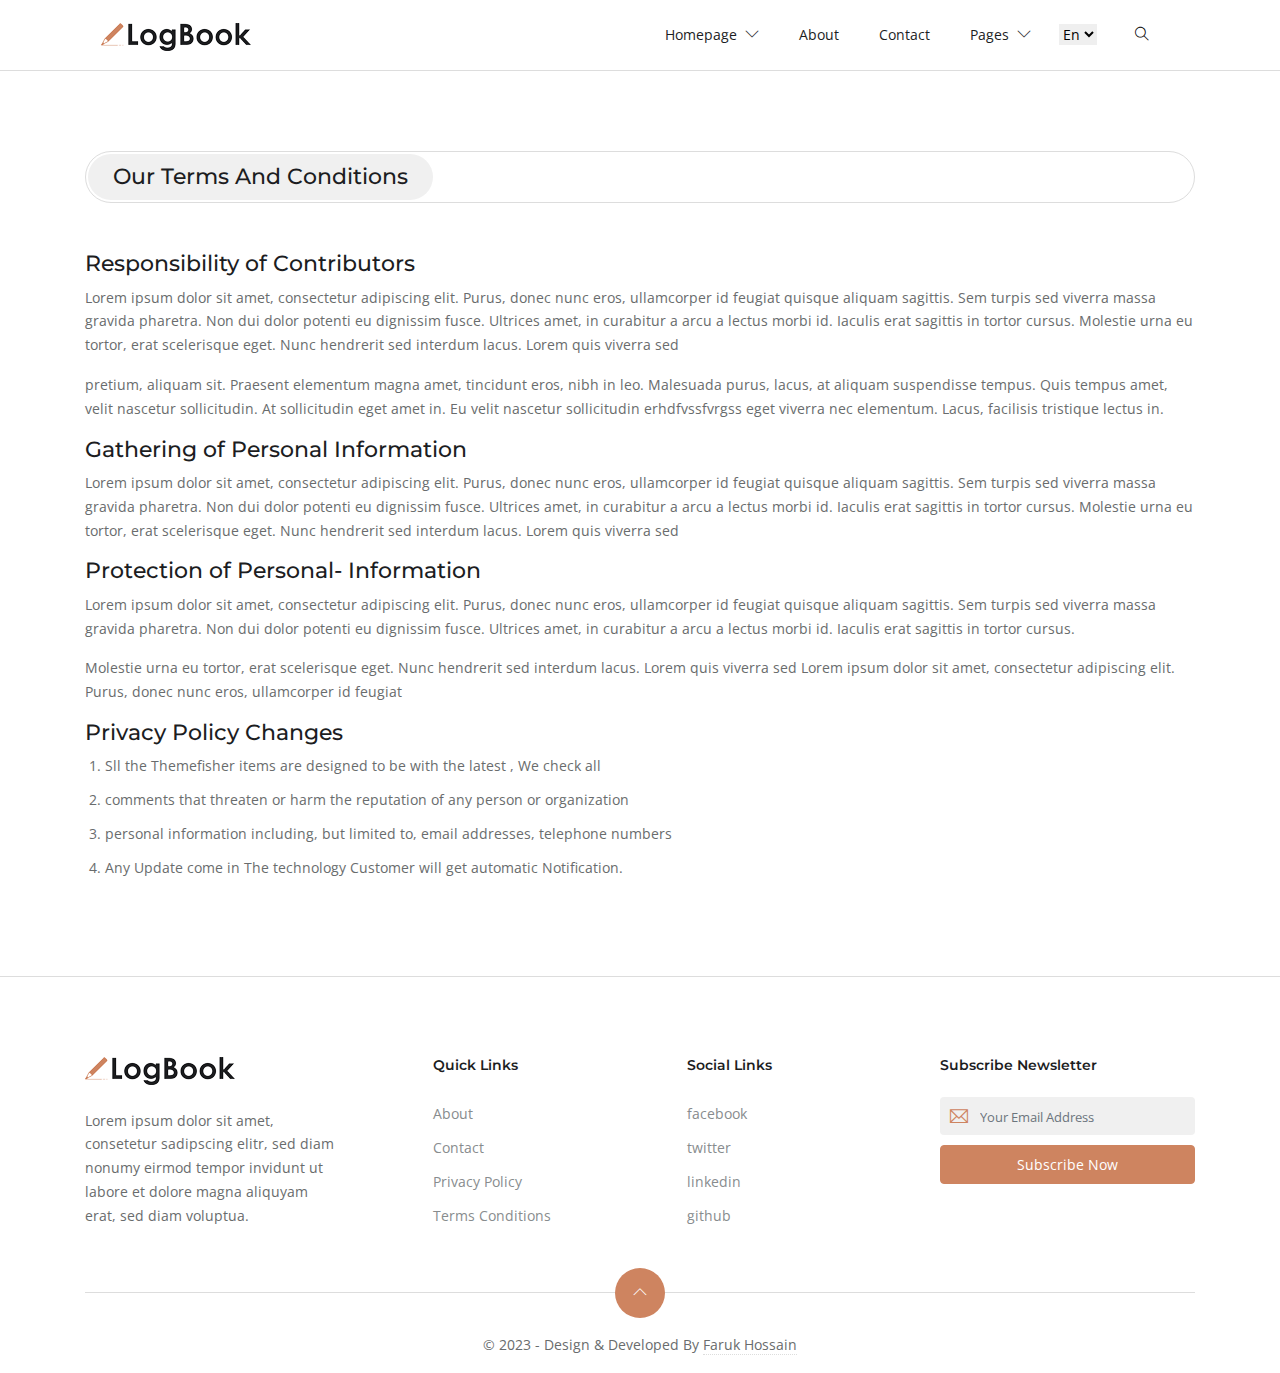
<file: terms-conditions.html>
<!DOCTYPE html>
<html lang="en-us">

<head>
   <meta charset="utf-8">
   <title></title>

   <!-- mobile responsive meta -->
   <meta name="viewport" content="width=device-width, initial-scale=1, maximum-scale=5">
   <meta name="description" content="This is meta description">
   <meta name="author" content="Themefisher">

   <!-- plugins -->
   <link rel="preload" href="https://fonts.gstatic.com/s/opensans/v18/mem8YaGs126MiZpBA-UFWJ0bbck.woff2" style="font-display: optional;">
   <link rel="stylesheet" href="plugins/bootstrap/bootstrap.min.css">
   <link rel="stylesheet" href="https://fonts.googleapis.com/css?family=Montserrat:600%7cOpen&#43;Sans&amp;display=swap" media="screen">

   <link rel="stylesheet" href="plugins/themify-icons/themify-icons.css">
   <link rel="stylesheet" href="plugins/slick/slick.css">

   <!-- Main Stylesheet -->
   <link rel="stylesheet" href="css/style.css">

   <!--Favicon-->
   <link rel="shortcut icon" href="images/favicon.png" type="image/x-icon">
   <link rel="icon" href="images/favicon.png" type="image/x-icon">
</head>

<body>
<!-- navigation -->
<header class="sticky-top bg-white border-bottom border-default">
   <div class="container">

      <nav class="navbar navbar-expand-lg navbar-white">
         <a class="navbar-brand" href="index.html">
            <img class="img-fluid" width="150px" src="images/logo.png" alt="LogBook">
         </a>
         <button class="navbar-toggler border-0" type="button" data-toggle="collapse" data-target="#navigation">
            <i class="ti-menu"></i>
         </button>

         <div class="collapse navbar-collapse text-center" id="navigation">
            <ul class="navbar-nav ml-auto">
               <li class="nav-item dropdown">
                  <a class="nav-link" href="#" role="button" data-toggle="dropdown" aria-haspopup="true"
                     aria-expanded="false">
                     homepage <i class="ti-angle-down ml-1"></i>
                  </a>
                  <div class="dropdown-menu">
                     <a class="dropdown-item" href="index-full.html">Homepage Full Width</a>
                     <a class="dropdown-item" href="index-full-left.html">Homepage Full With Left Sidebar</a>
                     <a class="dropdown-item" href="index-full-right.html">Homepage Full With Right Sidebar</a>
                     <a class="dropdown-item" href="index-list.html">Homepage List Style</a>
                     <a class="dropdown-item" href="index-list-left.html">Homepage List With Left Sidebar</a>
                     <a class="dropdown-item" href="index-list-right.html">Homepage List With Right Sidebar</a>
                  </div>
               </li>
               <li class="nav-item">
                  <a class="nav-link" href="about.html">About</a>
               </li>
               <li class="nav-item">
                  <a class="nav-link" href="contact.html">Contact</a>
               </li>
               <li class="nav-item dropdown">
                  <a class="nav-link" href="#" role="button" data-toggle="dropdown" aria-haspopup="true"
                     aria-expanded="false">Pages <i class="ti-angle-down ml-1"></i>
                  </a>
                  <div class="dropdown-menu">
                     <a class="dropdown-item" href="author.html">Author</a>
                     <a class="dropdown-item" href="post-details-1.html">Post Details 1</a>
                     <a class="dropdown-item" href="post-details-2.html">Post Details 2</a>
                     <a class="dropdown-item" href="post-elements.html">Post Elements</a>
                     <a class="dropdown-item" href="privacy-policy.html">Privacy Policy</a>
                     <a class="dropdown-item" href="terms-conditions.html">Terms Conditions</a>
                  </div>
               </li>
            </ul>
            
            <select class="m-2 border-0" id="select-language">
               <option id="en" value="about/" selected>En</option>
               <option id="fr" value="fr/about/">Bn</option>
            </select>

            <!-- search -->
            <div class="search px-4">
               <button id="searchOpen" class="search-btn"><i class="ti-search"></i></button>
               <div class="search-wrapper">
                  <form action="javascript:void(0)" class="h-100">
                     <input class="search-box pl-4" id="search-query" name="s" type="search" placeholder="Type &amp; Hit Enter...">
                  </form>
                  <button id="searchClose" class="search-close"><i class="ti-close text-dark"></i></button>
               </div>
            </div>

         </div>
      </nav>
   </div>
</header>
<!-- /navigation -->

<section class="section-sm">
   <div class="container">
      <div class="row">
         <div class="col-12">
            <div class="title-bordered mb-5 d-flex align-items-center">
               <h1 class="h4">Our Terms And Conditions</h1>
            </div>
            <div class="content">
               <h4 id="responsibility-of-contributors">Responsibility of Contributors</h4>
               <p>Lorem ipsum dolor sit amet, consectetur adipiscing elit. Purus, donec nunc eros, ullamcorper id
                  feugiat quisque aliquam sagittis. Sem turpis sed viverra massa gravida pharetra. Non dui dolor potenti
                  eu dignissim fusce. Ultrices amet, in curabitur a arcu a lectus morbi id. Iaculis erat sagittis in
                  tortor cursus. Molestie urna eu tortor, erat scelerisque eget. Nunc hendrerit sed interdum lacus.
                  Lorem quis viverra sed</p>
               <p>pretium, aliquam sit. Praesent elementum magna amet, tincidunt eros, nibh in leo. Malesuada purus,
                  lacus, at aliquam suspendisse tempus. Quis tempus amet, velit nascetur sollicitudin. At sollicitudin
                  eget amet in. Eu velit nascetur sollicitudin erhdfvssfvrgss eget viverra nec elementum. Lacus,
                  facilisis tristique lectus in.</p>
               <h4 id="gathering-of-personal-information">Gathering of Personal Information</h4>
               <p>Lorem ipsum dolor sit amet, consectetur adipiscing elit. Purus, donec nunc eros, ullamcorper id
                  feugiat quisque aliquam sagittis. Sem turpis sed viverra massa gravida pharetra. Non dui dolor potenti
                  eu dignissim fusce. Ultrices amet, in curabitur a arcu a lectus morbi id. Iaculis erat sagittis in
                  tortor cursus. Molestie urna eu tortor, erat scelerisque eget. Nunc hendrerit sed interdum lacus.
                  Lorem quis viverra sed</p>
               <h4 id="protection-of--personal--information">Protection of Personal- Information</h4>
               <p>Lorem ipsum dolor sit amet, consectetur adipiscing elit. Purus, donec nunc eros, ullamcorper id
                  feugiat quisque aliquam sagittis. Sem turpis sed viverra massa gravida pharetra. Non dui dolor potenti
                  eu dignissim fusce. Ultrices amet, in curabitur a arcu a lectus morbi id. Iaculis erat sagittis in
                  tortor cursus.</p>
               <p>Molestie urna eu tortor, erat scelerisque eget. Nunc hendrerit sed interdum lacus. Lorem quis viverra
                  sed
                  Lorem ipsum dolor sit amet, consectetur adipiscing elit. Purus, donec nunc eros, ullamcorper id
                  feugiat</p>
               <h4 id="privacy-policy-changes">Privacy Policy Changes</h4>
               <ol>
                  <li>Sll the Themefisher items are designed to be with the latest , We check all</li>
                  <li>comments that threaten or harm the reputation of any person or organization</li>
                  <li>personal information including, but limited to, email addresses, telephone numbers</li>
                  <li>Any Update come in The technology Customer will get automatic Notification.</li>
               </ol>

            </div>
         </div>
      </div>
   </div>
</section>

   <footer class="section-sm pb-0 border-top border-default">
      <div class="container">
         <div class="row justify-content-between">
            <div class="col-md-3 mb-4">
               <a class="mb-4 d-block" href="index.html">
                  <img class="img-fluid" width="150px" src="images/logo.png" alt="LogBook">
               </a>
               <p>Lorem ipsum dolor sit amet, consetetur sadipscing elitr, sed diam nonumy eirmod tempor invidunt ut labore et dolore magna aliquyam erat, sed diam voluptua.</p>
            </div>

            <div class="col-lg-2 col-md-3 col-6 mb-4">
               <h6 class="mb-4">Quick Links</h6>
               <ul class="list-unstyled footer-list">
                  <li><a href="about.html">About</a></li>
                  <li><a href="contact.html">Contact</a></li>
                  <li><a href="privacy-policy.html">Privacy Policy</a></li>
                  <li><a href="terms-conditions.html">Terms Conditions</a></li>
               </ul>
            </div>

            <div class="col-lg-2 col-md-3 col-6 mb-4">
               <h6 class="mb-4">Social Links</h6>
               <ul class="list-unstyled footer-list">
                  <li><a href="#">facebook</a></li>
                  <li><a href="#">twitter</a></li>
                  <li><a href="#">linkedin</a></li>
                  <li><a href="#">github</a></li>
               </ul>
            </div>

            <div class="col-md-3 mb-4">
               <h6 class="mb-4">Subscribe Newsletter</h6>
               <form class="subscription" action="javascript:void(0)" method="post">
                  <div class="position-relative">
                     <i class="ti-email email-icon"></i>
                     <input type="email" class="form-control" placeholder="Your Email Address">
                  </div>
                  <button class="btn btn-primary btn-block rounded" type="submit">Subscribe now</button>
               </form>
            </div>
         </div>
         <div class="scroll-top">
            <a href="javascript:void(0);" id="scrollTop"><i class="ti-angle-up"></i></a>
         </div>
         <div class="text-center">
            <p class="content">&copy; 2023 - Design &amp; Developed By <a href="https://github.com/Faruqdigital" target="_blank">Faruk Hossain</a></p>
         </div>
      </div>
   </footer>


   <!-- JS Plugins -->
   <script src="plugins/jQuery/jquery.min.js"></script>
   <script src="plugins/bootstrap/bootstrap.min.js" async></script>
   <script src="plugins/slick/slick.min.js"></script>

   <!-- Main Script -->
   <script src="js/script.js"></script>
</body>
</html>
</file>
<file: plugins/themify-icons/themify-icons.css>
@font-face{font-family:themify;src:url(fonts/themify.eot?-fvbane);src:url(fonts/themify.eot?#iefix-fvbane) format('embedded-opentype'),url(fonts/themify.woff?-fvbane) format('woff'),url(fonts/themify.ttf?-fvbane) format('truetype'),url(fonts/themify.svg?-fvbane#themify) format('svg');font-weight:400;font-style:normal}[class*=" ti-"],[class^=ti-]{font-family:themify;speak:none;font-style:normal;font-weight:400;font-variant:normal;text-transform:none;line-height:1;-webkit-font-smoothing:antialiased;-moz-osx-font-smoothing:grayscale}.ti-wand:before{content:"\e600"}.ti-volume:before{content:"\e601"}.ti-user:before{content:"\e602"}.ti-unlock:before{content:"\e603"}.ti-unlink:before{content:"\e604"}.ti-trash:before{content:"\e605"}.ti-thought:before{content:"\e606"}.ti-target:before{content:"\e607"}.ti-tag:before{content:"\e608"}.ti-tablet:before{content:"\e609"}.ti-star:before{content:"\e60a"}.ti-spray:before{content:"\e60b"}.ti-signal:before{content:"\e60c"}.ti-shopping-cart:before{content:"\e60d"}.ti-shopping-cart-full:before{content:"\e60e"}.ti-settings:before{content:"\e60f"}.ti-search:before{content:"\e610"}.ti-zoom-in:before{content:"\e611"}.ti-zoom-out:before{content:"\e612"}.ti-cut:before{content:"\e613"}.ti-ruler:before{content:"\e614"}.ti-ruler-pencil:before{content:"\e615"}.ti-ruler-alt:before{content:"\e616"}.ti-bookmark:before{content:"\e617"}.ti-bookmark-alt:before{content:"\e618"}.ti-reload:before{content:"\e619"}.ti-plus:before{content:"\e61a"}.ti-pin:before{content:"\e61b"}.ti-pencil:before{content:"\e61c"}.ti-pencil-alt:before{content:"\e61d"}.ti-paint-roller:before{content:"\e61e"}.ti-paint-bucket:before{content:"\e61f"}.ti-na:before{content:"\e620"}.ti-mobile:before{content:"\e621"}.ti-minus:before{content:"\e622"}.ti-medall:before{content:"\e623"}.ti-medall-alt:before{content:"\e624"}.ti-marker:before{content:"\e625"}.ti-marker-alt:before{content:"\e626"}.ti-arrow-up:before{content:"\e627"}.ti-arrow-right:before{content:"\e628"}.ti-arrow-left:before{content:"\e629"}.ti-arrow-down:before{content:"\e62a"}.ti-lock:before{content:"\e62b"}.ti-location-arrow:before{content:"\e62c"}.ti-link:before{content:"\e62d"}.ti-layout:before{content:"\e62e"}.ti-layers:before{content:"\e62f"}.ti-layers-alt:before{content:"\e630"}.ti-key:before{content:"\e631"}.ti-import:before{content:"\e632"}.ti-image:before{content:"\e633"}.ti-heart:before{content:"\e634"}.ti-heart-broken:before{content:"\e635"}.ti-hand-stop:before{content:"\e636"}.ti-hand-open:before{content:"\e637"}.ti-hand-drag:before{content:"\e638"}.ti-folder:before{content:"\e639"}.ti-flag:before{content:"\e63a"}.ti-flag-alt:before{content:"\e63b"}.ti-flag-alt-2:before{content:"\e63c"}.ti-eye:before{content:"\e63d"}.ti-export:before{content:"\e63e"}.ti-exchange-vertical:before{content:"\e63f"}.ti-desktop:before{content:"\e640"}.ti-cup:before{content:"\e641"}.ti-crown:before{content:"\e642"}.ti-comments:before{content:"\e643"}.ti-comment:before{content:"\e644"}.ti-comment-alt:before{content:"\e645"}.ti-close:before{content:"\e646"}.ti-clip:before{content:"\e647"}.ti-angle-up:before{content:"\e648"}.ti-angle-right:before{content:"\e649"}.ti-angle-left:before{content:"\e64a"}.ti-angle-down:before{content:"\e64b"}.ti-check:before{content:"\e64c"}.ti-check-box:before{content:"\e64d"}.ti-camera:before{content:"\e64e"}.ti-announcement:before{content:"\e64f"}.ti-brush:before{content:"\e650"}.ti-briefcase:before{content:"\e651"}.ti-bolt:before{content:"\e652"}.ti-bolt-alt:before{content:"\e653"}.ti-blackboard:before{content:"\e654"}.ti-bag:before{content:"\e655"}.ti-move:before{content:"\e656"}.ti-arrows-vertical:before{content:"\e657"}.ti-arrows-horizontal:before{content:"\e658"}.ti-fullscreen:before{content:"\e659"}.ti-arrow-top-right:before{content:"\e65a"}.ti-arrow-top-left:before{content:"\e65b"}.ti-arrow-circle-up:before{content:"\e65c"}.ti-arrow-circle-right:before{content:"\e65d"}.ti-arrow-circle-left:before{content:"\e65e"}.ti-arrow-circle-down:before{content:"\e65f"}.ti-angle-double-up:before{content:"\e660"}.ti-angle-double-right:before{content:"\e661"}.ti-angle-double-left:before{content:"\e662"}.ti-angle-double-down:before{content:"\e663"}.ti-zip:before{content:"\e664"}.ti-world:before{content:"\e665"}.ti-wheelchair:before{content:"\e666"}.ti-view-list:before{content:"\e667"}.ti-view-list-alt:before{content:"\e668"}.ti-view-grid:before{content:"\e669"}.ti-uppercase:before{content:"\e66a"}.ti-upload:before{content:"\e66b"}.ti-underline:before{content:"\e66c"}.ti-truck:before{content:"\e66d"}.ti-timer:before{content:"\e66e"}.ti-ticket:before{content:"\e66f"}.ti-thumb-up:before{content:"\e670"}.ti-thumb-down:before{content:"\e671"}.ti-text:before{content:"\e672"}.ti-stats-up:before{content:"\e673"}.ti-stats-down:before{content:"\e674"}.ti-split-v:before{content:"\e675"}.ti-split-h:before{content:"\e676"}.ti-smallcap:before{content:"\e677"}.ti-shine:before{content:"\e678"}.ti-shift-right:before{content:"\e679"}.ti-shift-left:before{content:"\e67a"}.ti-shield:before{content:"\e67b"}.ti-notepad:before{content:"\e67c"}.ti-server:before{content:"\e67d"}.ti-quote-right:before{content:"\e67e"}.ti-quote-left:before{content:"\e67f"}.ti-pulse:before{content:"\e680"}.ti-printer:before{content:"\e681"}.ti-power-off:before{content:"\e682"}.ti-plug:before{content:"\e683"}.ti-pie-chart:before{content:"\e684"}.ti-paragraph:before{content:"\e685"}.ti-panel:before{content:"\e686"}.ti-package:before{content:"\e687"}.ti-music:before{content:"\e688"}.ti-music-alt:before{content:"\e689"}.ti-mouse:before{content:"\e68a"}.ti-mouse-alt:before{content:"\e68b"}.ti-money:before{content:"\e68c"}.ti-microphone:before{content:"\e68d"}.ti-menu:before{content:"\e68e"}.ti-menu-alt:before{content:"\e68f"}.ti-map:before{content:"\e690"}.ti-map-alt:before{content:"\e691"}.ti-loop:before{content:"\e692"}.ti-location-pin:before{content:"\e693"}.ti-list:before{content:"\e694"}.ti-light-bulb:before{content:"\e695"}.ti-Italic:before{content:"\e696"}.ti-info:before{content:"\e697"}.ti-infinite:before{content:"\e698"}.ti-id-badge:before{content:"\e699"}.ti-hummer:before{content:"\e69a"}.ti-home:before{content:"\e69b"}.ti-help:before{content:"\e69c"}.ti-headphone:before{content:"\e69d"}.ti-harddrives:before{content:"\e69e"}.ti-harddrive:before{content:"\e69f"}.ti-gift:before{content:"\e6a0"}.ti-game:before{content:"\e6a1"}.ti-filter:before{content:"\e6a2"}.ti-files:before{content:"\e6a3"}.ti-file:before{content:"\e6a4"}.ti-eraser:before{content:"\e6a5"}.ti-envelope:before{content:"\e6a6"}.ti-download:before{content:"\e6a7"}.ti-direction:before{content:"\e6a8"}.ti-direction-alt:before{content:"\e6a9"}.ti-dashboard:before{content:"\e6aa"}.ti-control-stop:before{content:"\e6ab"}.ti-control-shuffle:before{content:"\e6ac"}.ti-control-play:before{content:"\e6ad"}.ti-control-pause:before{content:"\e6ae"}.ti-control-forward:before{content:"\e6af"}.ti-control-backward:before{content:"\e6b0"}.ti-cloud:before{content:"\e6b1"}.ti-cloud-up:before{content:"\e6b2"}.ti-cloud-down:before{content:"\e6b3"}.ti-clipboard:before{content:"\e6b4"}.ti-car:before{content:"\e6b5"}.ti-calendar:before{content:"\e6b6"}.ti-book:before{content:"\e6b7"}.ti-bell:before{content:"\e6b8"}.ti-basketball:before{content:"\e6b9"}.ti-bar-chart:before{content:"\e6ba"}.ti-bar-chart-alt:before{content:"\e6bb"}.ti-back-right:before{content:"\e6bc"}.ti-back-left:before{content:"\e6bd"}.ti-arrows-corner:before{content:"\e6be"}.ti-archive:before{content:"\e6bf"}.ti-anchor:before{content:"\e6c0"}.ti-align-right:before{content:"\e6c1"}.ti-align-left:before{content:"\e6c2"}.ti-align-justify:before{content:"\e6c3"}.ti-align-center:before{content:"\e6c4"}.ti-alert:before{content:"\e6c5"}.ti-alarm-clock:before{content:"\e6c6"}.ti-agenda:before{content:"\e6c7"}.ti-write:before{content:"\e6c8"}.ti-window:before{content:"\e6c9"}.ti-widgetized:before{content:"\e6ca"}.ti-widget:before{content:"\e6cb"}.ti-widget-alt:before{content:"\e6cc"}.ti-wallet:before{content:"\e6cd"}.ti-video-clapper:before{content:"\e6ce"}.ti-video-camera:before{content:"\e6cf"}.ti-vector:before{content:"\e6d0"}.ti-themify-logo:before{content:"\e6d1"}.ti-themify-favicon:before{content:"\e6d2"}.ti-themify-favicon-alt:before{content:"\e6d3"}.ti-support:before{content:"\e6d4"}.ti-stamp:before{content:"\e6d5"}.ti-split-v-alt:before{content:"\e6d6"}.ti-slice:before{content:"\e6d7"}.ti-shortcode:before{content:"\e6d8"}.ti-shift-right-alt:before{content:"\e6d9"}.ti-shift-left-alt:before{content:"\e6da"}.ti-ruler-alt-2:before{content:"\e6db"}.ti-receipt:before{content:"\e6dc"}.ti-pin2:before{content:"\e6dd"}.ti-pin-alt:before{content:"\e6de"}.ti-pencil-alt2:before{content:"\e6df"}.ti-palette:before{content:"\e6e0"}.ti-more:before{content:"\e6e1"}.ti-more-alt:before{content:"\e6e2"}.ti-microphone-alt:before{content:"\e6e3"}.ti-magnet:before{content:"\e6e4"}.ti-line-double:before{content:"\e6e5"}.ti-line-dotted:before{content:"\e6e6"}.ti-line-dashed:before{content:"\e6e7"}.ti-layout-width-full:before{content:"\e6e8"}.ti-layout-width-default:before{content:"\e6e9"}.ti-layout-width-default-alt:before{content:"\e6ea"}.ti-layout-tab:before{content:"\e6eb"}.ti-layout-tab-window:before{content:"\e6ec"}.ti-layout-tab-v:before{content:"\e6ed"}.ti-layout-tab-min:before{content:"\e6ee"}.ti-layout-slider:before{content:"\e6ef"}.ti-layout-slider-alt:before{content:"\e6f0"}.ti-layout-sidebar-right:before{content:"\e6f1"}.ti-layout-sidebar-none:before{content:"\e6f2"}.ti-layout-sidebar-left:before{content:"\e6f3"}.ti-layout-placeholder:before{content:"\e6f4"}.ti-layout-menu:before{content:"\e6f5"}.ti-layout-menu-v:before{content:"\e6f6"}.ti-layout-menu-separated:before{content:"\e6f7"}.ti-layout-menu-full:before{content:"\e6f8"}.ti-layout-media-right-alt:before{content:"\e6f9"}.ti-layout-media-right:before{content:"\e6fa"}.ti-layout-media-overlay:before{content:"\e6fb"}.ti-layout-media-overlay-alt:before{content:"\e6fc"}.ti-layout-media-overlay-alt-2:before{content:"\e6fd"}.ti-layout-media-left-alt:before{content:"\e6fe"}.ti-layout-media-left:before{content:"\e6ff"}.ti-layout-media-center-alt:before{content:"\e700"}.ti-layout-media-center:before{content:"\e701"}.ti-layout-list-thumb:before{content:"\e702"}.ti-layout-list-thumb-alt:before{content:"\e703"}.ti-layout-list-post:before{content:"\e704"}.ti-layout-list-large-image:before{content:"\e705"}.ti-layout-line-solid:before{content:"\e706"}.ti-layout-grid4:before{content:"\e707"}.ti-layout-grid3:before{content:"\e708"}.ti-layout-grid2:before{content:"\e709"}.ti-layout-grid2-thumb:before{content:"\e70a"}.ti-layout-cta-right:before{content:"\e70b"}.ti-layout-cta-left:before{content:"\e70c"}.ti-layout-cta-center:before{content:"\e70d"}.ti-layout-cta-btn-right:before{content:"\e70e"}.ti-layout-cta-btn-left:before{content:"\e70f"}.ti-layout-column4:before{content:"\e710"}.ti-layout-column3:before{content:"\e711"}.ti-layout-column2:before{content:"\e712"}.ti-layout-accordion-separated:before{content:"\e713"}.ti-layout-accordion-merged:before{content:"\e714"}.ti-layout-accordion-list:before{content:"\e715"}.ti-ink-pen:before{content:"\e716"}.ti-info-alt:before{content:"\e717"}.ti-help-alt:before{content:"\e718"}.ti-headphone-alt:before{content:"\e719"}.ti-hand-point-up:before{content:"\e71a"}.ti-hand-point-right:before{content:"\e71b"}.ti-hand-point-left:before{content:"\e71c"}.ti-hand-point-down:before{content:"\e71d"}.ti-gallery:before{content:"\e71e"}.ti-face-smile:before{content:"\e71f"}.ti-face-sad:before{content:"\e720"}.ti-credit-card:before{content:"\e721"}.ti-control-skip-forward:before{content:"\e722"}.ti-control-skip-backward:before{content:"\e723"}.ti-control-record:before{content:"\e724"}.ti-control-eject:before{content:"\e725"}.ti-comments-smiley:before{content:"\e726"}.ti-brush-alt:before{content:"\e727"}.ti-youtube:before{content:"\e728"}.ti-vimeo:before{content:"\e729"}.ti-twitter:before{content:"\e72a"}.ti-time:before{content:"\e72b"}.ti-tumblr:before{content:"\e72c"}.ti-skype:before{content:"\e72d"}.ti-share:before{content:"\e72e"}.ti-share-alt:before{content:"\e72f"}.ti-rocket:before{content:"\e730"}.ti-pinterest:before{content:"\e731"}.ti-new-window:before{content:"\e732"}.ti-microsoft:before{content:"\e733"}.ti-list-ol:before{content:"\e734"}.ti-linkedin:before{content:"\e735"}.ti-layout-sidebar-2:before{content:"\e736"}.ti-layout-grid4-alt:before{content:"\e737"}.ti-layout-grid3-alt:before{content:"\e738"}.ti-layout-grid2-alt:before{content:"\e739"}.ti-layout-column4-alt:before{content:"\e73a"}.ti-layout-column3-alt:before{content:"\e73b"}.ti-layout-column2-alt:before{content:"\e73c"}.ti-instagram:before{content:"\e73d"}.ti-google:before{content:"\e73e"}.ti-github:before{content:"\e73f"}.ti-flickr:before{content:"\e740"}.ti-facebook:before{content:"\e741"}.ti-dropbox:before{content:"\e742"}.ti-dribbble:before{content:"\e743"}.ti-apple:before{content:"\e744"}.ti-android:before{content:"\e745"}.ti-save:before{content:"\e746"}.ti-save-alt:before{content:"\e747"}.ti-yahoo:before{content:"\e748"}.ti-wordpress:before{content:"\e749"}.ti-vimeo-alt:before{content:"\e74a"}.ti-twitter-alt:before{content:"\e74b"}.ti-tumblr-alt:before{content:"\e74c"}.ti-trello:before{content:"\e74d"}.ti-stack-overflow:before{content:"\e74e"}.ti-soundcloud:before{content:"\e74f"}.ti-sharethis:before{content:"\e750"}.ti-sharethis-alt:before{content:"\e751"}.ti-reddit:before{content:"\e752"}.ti-pinterest-alt:before{content:"\e753"}.ti-microsoft-alt:before{content:"\e754"}.ti-linux:before{content:"\e755"}.ti-jsfiddle:before{content:"\e756"}.ti-joomla:before{content:"\e757"}.ti-html5:before{content:"\e758"}.ti-flickr-alt:before{content:"\e759"}.ti-email:before{content:"\e75a"}.ti-drupal:before{content:"\e75b"}.ti-dropbox-alt:before{content:"\e75c"}.ti-css3:before{content:"\e75d"}.ti-rss:before{content:"\e75e"}.ti-rss-alt:before{content:"\e75f"}
</file>
<file: css/style.css>
/*  typography */
body {
  line-height: 1.7;
  font-family: "Open Sans", sans-serif;
  -webkit-font-smoothing: antialiased;
  color: #696c6d;
  font-size: 14px;
}

p,
.paragraph {
  font-weight: 400;
  color: #696c6d;
  font-size: 14px;
  line-height: 1.7;
  font-family: "Open Sans", sans-serif;
}

h1,
h2,
h3,
h4,
h5,
h6 {
  color: #1c1d1f;
  font-family: "Montserrat", sans-serif;
  font-weight: 600;
  line-height: 1.2;
}

h1,
.h1 {
  font-size: 45px;
}

h2,
.h2 {
  font-size: 36px;
}

h3,
.h3 {
  font-size: 28px;
}

h4,
.h4 {
  font-size: 22px;
}

h5,
.h5 {
  font-size: 18px;
}

h6,
.h6 {
  font-size: 14px;
}

/* Button style */
.btn {
  font-size: 14px;
  font-family: "Open Sans", sans-serif;
  text-transform: capitalize;
  padding: 8px 25px;
  border-radius: 50px;
  border: 1px solid;
  position: relative;
  z-index: 1;
  transition: 0.2s ease;
}

.btn:hover,
.btn:active,
.btn:focus {
  outline: 0;
  box-shadow: none !important;
}

.btn-primary {
  background: #ce8460;
  color: #fff;
  border-color: #ce8460;
}

.btn-primary:active,
.btn-primary:hover,
.btn-primary.focus,
.btn-primary.active {
  background: #ce8460 !important;
  border-color: #ce8460 !important;
}

.btn-outline-primary {
  background: transparent;
  color: #696c6d;
  border-color: #ce8460;
}

.btn-outline-primary:active,
.btn-outline-primary:hover,
.btn-outline-primary.focus,
.btn-outline-primary.active {
  background: #ce8460 !important;
  border-color: #ce8460 !important;
  color: #fff;
}

.btn-outline-light {
  background: transparent;
  color: #696c6d;
  border-color: #ddd;
}

.btn-outline-light:active,
.btn-outline-light:hover,
.btn-outline-light.focus,
.btn-outline-light.active {
  background: #f0f0f0 !important;
  border-color: #ddd !important;
}

body {
  background-color: #fff;
  overflow-x: hidden;
}

::-moz-selection {
  background: #daa287;
  color: #fff;
}

::selection {
  background: #daa287;
  color: #fff;
}

/* preloader */
.preloader {
  position: fixed;
  top: 0;
  left: 0;
  right: 0;
  bottom: 0;
  background-color: #fff;
  z-index: 9999;
  display: flex;
  align-items: center;
  justify-content: center;
}

img {
  vertical-align: middle;
  border: 0;
}

a,
a:hover,
a:focus {
  text-decoration: none;
}

a,
button,
select {
  cursor: pointer;
  transition: 0.2s ease;
}

a:focus,
button:focus,
select:focus {
  outline: 0;
}

a:hover {
  color: #ce8460;
}

.slick-slide {
  outline: 0;
}

.section {
  padding-top: 100px;
  padding-bottom: 100px;
}

.section-sm {
  padding-top: 80px;
  padding-bottom: 80px;
}

.bg-cover {
  background-size: cover;
  background-position: center center;
  background-repeat: no-repeat;
}

.border-primary {
  border-color: #ddd !important;
}

/* overlay */
.overlay {
  position: relative;
}

.overlay::before {
  position: absolute;
  content: "";
  height: 100%;
  width: 100%;
  top: 0;
  left: 0;
  background: #000;
  opacity: 0.5;
}

.outline-0 {
  outline: 0 !important;
}

.d-unset {
  display: unset !important;
}

.bg-primary {
  background: #ce8460 !important;
}

.text-primary {
  color: #ce8460 !important;
}

.text-color {
  color: #696c6d;
}

.mb-10 {
  margin-bottom: 10px !important;
}

.mb-20 {
  margin-bottom: 20px !important;
}

.mb-30 {
  margin-bottom: 30px !important;
}

.mb-40 {
  margin-bottom: 40px !important;
}

.mb-50 {
  margin-bottom: 50px !important;
}

.mb-60 {
  margin-bottom: 60px !important;
}

.mb-70 {
  margin-bottom: 70px !important;
}

.mb-80 {
  margin-bottom: 80px !important;
}

.mb-90 {
  margin-bottom: 90px !important;
}

.mb-100 {
  margin-bottom: 100px !important;
}

.zindex-1 {
  z-index: 1;
}

.overflow-hidden {
  overflow: hidden;
}

.rounded-lg,
.post-slider {
  border-radius: 10px !important;
}

.border-default {
  border-color: #ddd !important;
}

.form-control:focus {
  outline: 0;
  box-shadow: none;
}

.form-control::-moz-placeholder {
  font-size: 80%;
}

.form-control::placeholder {
  font-size: 80%;
}

.nav-item {
  margin: 0;
}

.nav-item .nav-link {
  text-transform: capitalize;
}

.navbar-white .navbar-nav .nav-link {
  color: #1c1d1f;
}

.navbar-white .navbar-nav .nav-link:hover {
  color: #ce8460;
}

.navbar-expand-lg .navbar-nav .nav-link {
  padding: 15px 20px;
}

.navbar .dropdown:hover .dropdown-menu {
  visibility: visible;
  opacity: 1;
  transform: scaleX(1);
}

.navbar .dropdown-menu {
  box-shadow: 0px 3px 9px 0px rgba(0, 0, 0, 0.12);
  padding: 10px 0;
  border: 0;
  top: 50px;
  left: 0px;
  border-radius: 0;
  display: block;
  visibility: hidden;
  transition: 0.3s ease;
  opacity: 0;
  transform: scale(0.8);
  background: #fff;
  border-radius: 10px;
}

@media (max-width: 991px) {
  .navbar .dropdown-menu {
    display: none;
    opacity: 1;
    visibility: visible;
    transform: scale(1);
    transform-origin: unset;
  }
}

.navbar .dropdown-menu.show {
  visibility: hidden;
}

@media (max-width: 991px) {
  .navbar .dropdown-menu.show {
    visibility: visible;
    display: block;
  }
}

.navbar .dropdown-item {
  position: relative;
  color: #1c1d1f;
  transition: 0.2s ease;
  font-size: 14px;
}

@media (max-width: 991px) {
  .navbar .dropdown-item {
    text-align: center;
  }
}

.navbar .dropdown-item:not(:last-child) {
  margin-bottom: 10px;
}

.navbar .dropdown-item:hover {
  color: #ce8460 !important;
  background: transparent;
}

/* search */
.search-btn {
  border: 0;
  background: transparent;
}

.search-wrapper {
  position: absolute;
  top: 0;
  left: 0;
  right: 0;
  height: 100%;
  z-index: 2;
  visibility: hidden;
  transition: 0.2s ease;
  opacity: 0;
}

.search-wrapper.open {
  visibility: visible;
  opacity: 1;
}

.search-box {
  height: 100%;
  width: 100%;
  border: 0;
  background: #fff;
  font-size: 20px;
  padding: 0;
}

.search-box:focus {
  box-shadow: none !important;
  outline: 0;
}

.search-close {
  position: absolute;
  right: 5px;
  top: 50%;
  transform: translateY(-50%);
  border: 0;
  background: transparent;
  page-break-after: 10px;
  font-size: 20px;
}

.post-title {
  color: #1c1d1f;
}

.post-title:hover {
  color: #ce8460;
}

.post-meta li {
  margin-right: 10px;
  font-size: 90%;
}

.post-meta a {
  color: #696c6d;
  border-bottom: 1px dotted #ddd;
}

.post-meta a:hover {
  color: #ce8460;
}

.recent-thumb-alt {
  font-size: 0;
  height: 60px;
  width: 60px;
  border-radius: 50%;
  background-color: #ce8460;
  text-align: center;
}

.recent-thumb-alt::first-letter {
  font-size: 40px;
  line-height: 60px;
  color: #fff;
}

.social-icons {
  margin-bottom: 0;
}

.social-icons a {
  display: block;
  color: #888c8e;
  padding: 5px;
  font-size: 14px;
}

.social-icons a:hover {
  color: #ce8460;
}

.social-icons-rounded {
  margin-bottom: 0;
}

.social-icons-rounded a {
  display: block;
  color: #888c8e;
  font-size: 14px;
  height: 40px;
  width: 40px;
  line-height: 40px;
  border-radius: 50%;
  border: 1px solid #ddd;
}

.social-icons-rounded a:hover {
  color: #ce8460;
  border-color: #ce8460;
}

.post-slider {
  overflow: hidden;
  margin-bottom: 20px;
}

.post-slider img {
  border-radius: inherit;
}

.post-slider:hover .prevArrow {
  left: 10px;
}

.post-slider:hover .nextArrow {
  right: 10px;
}

.slider-sm .slick-arrow {
  height: 35px;
  width: 35px;
  line-height: 35px;
}

.slick-arrow {
  position: absolute;
  top: 50%;
  transform: translateY(-50%);
  z-index: 9;
  height: 50px;
  width: 50px;
  line-height: 50px;
  border-radius: 50%;
  background: rgba(206, 132, 96, 0.5);
  color: #fff;
  border: 0;
}

@media (max-width: 575px) {
  .slick-arrow {
    display: none;
  }
}

.slick-arrow:focus {
  outline: 0;
}

.slick-arrow:hover {
  background: #ce8460;
}

.prevArrow {
  left: -60px;
}

.nextArrow {
  right: -60px;
}

.pagination {
  margin-top: 50px;
}

.pagination .page-item .page-link {
  display: inline-block;
  width: 40px;
  height: 40px;
  line-height: 40px;
  border-radius: 50%;
  background: #f0f0f0;
  text-align: center;
  padding: 0;
  margin-right: 10px;
  border: 0;
  color: #696c6d;
}

.pagination .page-item .page-link:hover {
  background: #ce8460;
  color: #fff;
}

.pagination .page-item .page-link:focus {
  box-shadow: none;
}

.pagination .page-item:first-child .page-link,
.pagination .page-item:last-child .page-link {
  border-radius: 50%;
}

.pagination .page-item.active .page-link {
  background: #ce8460;
  color: #fff;
}

.content * {
  word-break: break-word;
  overflow-wrap: break-word;
}

.content img {
  max-width: 100%;
}

.content h1,
.content h2,
.content h3,
.content h4,
.content h5,
.content h6 {
  font-weight: 500;
}

.content strong {
  font-weight: 600;
}

.content a {
  color: #696c6d;
  border-bottom: 1px dotted #ddd;
}

.content a:hover {
  color: #ce8460;
}

.content ol,
.content ul {
  padding-left: 20px;
}

.content ol li,
.content ul li {
  margin-bottom: 10px;
}

.content ul {
  padding-left: 0;
  margin-bottom: 20px;
  list-style-type: none;
}

.content ul li {
  padding-left: 20px;
  position: relative;
}

.content ul li::before {
  position: absolute;
  content: "";
  height: 8px;
  width: 8px;
  border-radius: 50%;
  background: #ce8460;
  left: 3px;
  top: 8px;
}

.content table {
  width: 100%;
  max-width: 100%;
  margin-bottom: 1rem;
  border: 1px solid #ddd;
}

.content table td,
.content table th {
  padding: 0.75rem;
  vertical-align: top;
  margin-bottom: 0;
}

.content tr:not(:last-child) {
  border-bottom: 1px solid #ddd;
}

.content th {
  font-weight: 500;
}

.content thead {
  background: #f0f0f0;
  margin-bottom: 0;
}

.content thead tr {
  border-bottom: 1px solid #ddd;
}

.content tbody {
  background: #fdfdfd;
  margin-bottom: 0;
}

.content .notices {
  margin: 2rem 0;
  position: relative;
  overflow: hidden;
}

.content .notices p {
  padding: 10px;
  margin-bottom: 0;
}

.content .notices p::before {
  position: absolute;
  top: 2px;
  color: #fff;
  font-family: "themify";
  font-weight: 900;
  content: "\e717";
  left: 10px;
}

.content .notices.note p {
  border-top: 30px solid #6ab0de;
  background: #f0f0f0;
}

.content .notices.note p::after {
  content: "Note";
  position: absolute;
  top: 2px;
  color: #fff;
  left: 2rem;
}

.content .notices.tip p {
  border-top: 30px solid #78C578;
  background: #f0f0f0;
}

.content .notices.tip p::after {
  content: "Tip";
  position: absolute;
  top: 2px;
  color: #fff;
  left: 2rem;
}

.content .notices.info p {
  border-top: 30px solid #F0B37E;
  background: #f0f0f0;
}

.content .notices.info p::after {
  content: "Info";
  position: absolute;
  top: 2px;
  color: #fff;
  left: 2rem;
}

.content .notices.warning p {
  border-top: 30px solid #E06F6C;
  background: #f0f0f0;
}

.content .notices.warning p::after {
  content: "Warning";
  position: absolute;
  top: 2px;
  color: #fff;
  left: 2rem;
}

.content blockquote {
  font-size: 20px !important;
  color: #696c6d;
  padding: 20px 40px;
  border-left: 2px solid #ce8460;
  margin: 40px 0;
  font-weight: bold;
  background: #f0f0f0;
}

.content blockquote p {
  margin-bottom: 0 !important;
}

.content pre {
  display: block;
  padding: 9.5px;
  margin: 10px 0px 10px;
  white-space: pre-wrap;
}

.content code {
  margin-bottom: 0 !important;
  font-size: 100%;
}

.code-tabs {
  border: 1px solid #ddd;
  overflow: hidden;
  margin-bottom: 20px;
}

.code-tabs .nav-tabs {
  margin-bottom: 0;
}

.code-tabs .nav-tabs .nav-item {
  padding-left: 0;
  border-right: 1px solid #ddd;
}

.code-tabs .nav-tabs .nav-item .nav-link {
  text-decoration: none;
  font-weight: 500;
  border: 0;
}

.code-tabs .nav-tabs .nav-item::before {
  display: none;
}

.code-tabs .nav-tabs .nav-item.active {
  background: #ce8460;
}

.code-tabs .nav-tabs .nav-item.active .nav-link {
  color: #fff;
}

.code-tabs .tab-content {
  padding: 20px 15px;
}

.title-bordered {
  border: 1px solid #ddd;
  border-radius: 40px;
  padding: 2px;
}

.title-bordered h1,
.title-bordered h2,
.title-bordered h3,
.title-bordered h4,
.title-bordered h5,
.title-bordered h6 {
  background: #f0f0f0;
  padding: 10px 25px;
  margin-bottom: 0;
  border-radius: inherit;
  display: inline-block;
}

.form-group label {
  font-size: 13px;
  color: #1c1d1f;
}

.form-group .form-control {
  border-color: #ddd;
}

.form-group .form-control:focus {
  outline: 0;
  box-shadow: none;
  border-color: #ce8460;
}

.form-group textarea.form-control {
  height: 120px;
}

.widget {
  background: #fff;
  margin-bottom: 40px;
}

.widget-title {
  position: relative;
  margin-bottom: 15px;
}

.widget-title span {
  background: #fff;
  position: relative;
  padding-right: 5px;
  z-index: 1;
}

.widget-title::before {
  position: absolute;
  content: "";
  right: 0;
  height: 1px;
  width: 100%;
  background: #ddd;
  top: 50%;
}

.widget-search {
  position: relative;
}

.widget-search input {
  border: 0;
  border-bottom: 1px dotted #ddd;
  width: 100%;
  height: 40px;
}

.widget-search input:focus {
  outline: 0;
}

.widget-search input::-moz-placeholder {
  font-size: 90%;
}

.widget-search input::placeholder {
  font-size: 90%;
}

.widget-search button {
  height: 30px;
  width: 30px;
  line-height: 30px;
  display: inline-block;
  padding: 0;
  background: #f0f0f0;
  color: #1c1d1f;
  text-align: center;
  border-radius: 50%;
  position: absolute;
  right: 0;
  top: 5px;
  border: 0;
  font-size: 12px;
}

.widget-list li {
  padding: 5px 0;
}

.widget-list li:not(:last-child) {
  border-bottom: 1px dotted #ddd;
}

.widget-list li a {
  color: #1c1d1f;
}

.widget-list li a:hover {
  color: #ce8460;
}

.widget-list-inline li {
  margin-bottom: 10px;
}

.widget-list-inline li a {
  padding: 2px 10px;
  border: 1px solid #ddd;
  border-radius: 40px;
  display: block;
  color: #696c6d;
}

.widget-list-inline li a:hover {
  border-color: #ce8460;
  background: #ce8460;
  color: #fff;
}

.widget-post {
  padding: 15px 0 !important;
}

.widget-post img {
  height: 60px;
  width: 60px;
  border-radius: 50%;
  -o-object-fit: cover;
  object-fit: cover;
}

.footer-list a {
  display: block;
  color: #888c8e;
  padding: 5px 0;
}

.footer-list a:hover {
  color: #ce8460;
}

.subscription .form-control {
  background-color: #f0f0f0;
  border: 0;
  margin-bottom: 10px;
  padding-left: 40px;
}

.subscription .email-icon {
  position: absolute;
  left: 10px;
  top: 10px;
  font-size: 18px;
  color: #ce8460;
}

.quote {
  background-color: #f0f0f0;
  display: flex;
  padding: 20px;
}

.quote i {
  font-size: 24px;
  color: #ce8460;
  margin-right: 10px;
}

.quote p {
  font-style: italic;
}

.quote-by {
  color: #ce8460;
}

.scroll-top {
  border-top: 1px solid #ddd;
  position: relative;
  margin: 20px 0 40px;
}

.scroll-top a {
  position: absolute;
  top: 50%;
  left: 50%;
  transform: translate(-50%, -50%);
  height: 50px;
  width: 50px;
  border-radius: 50%;
  background-color: #ce8460;
  color: #fff;
  text-align: center;
  line-height: 50px;
  display: block;
}
</file>
